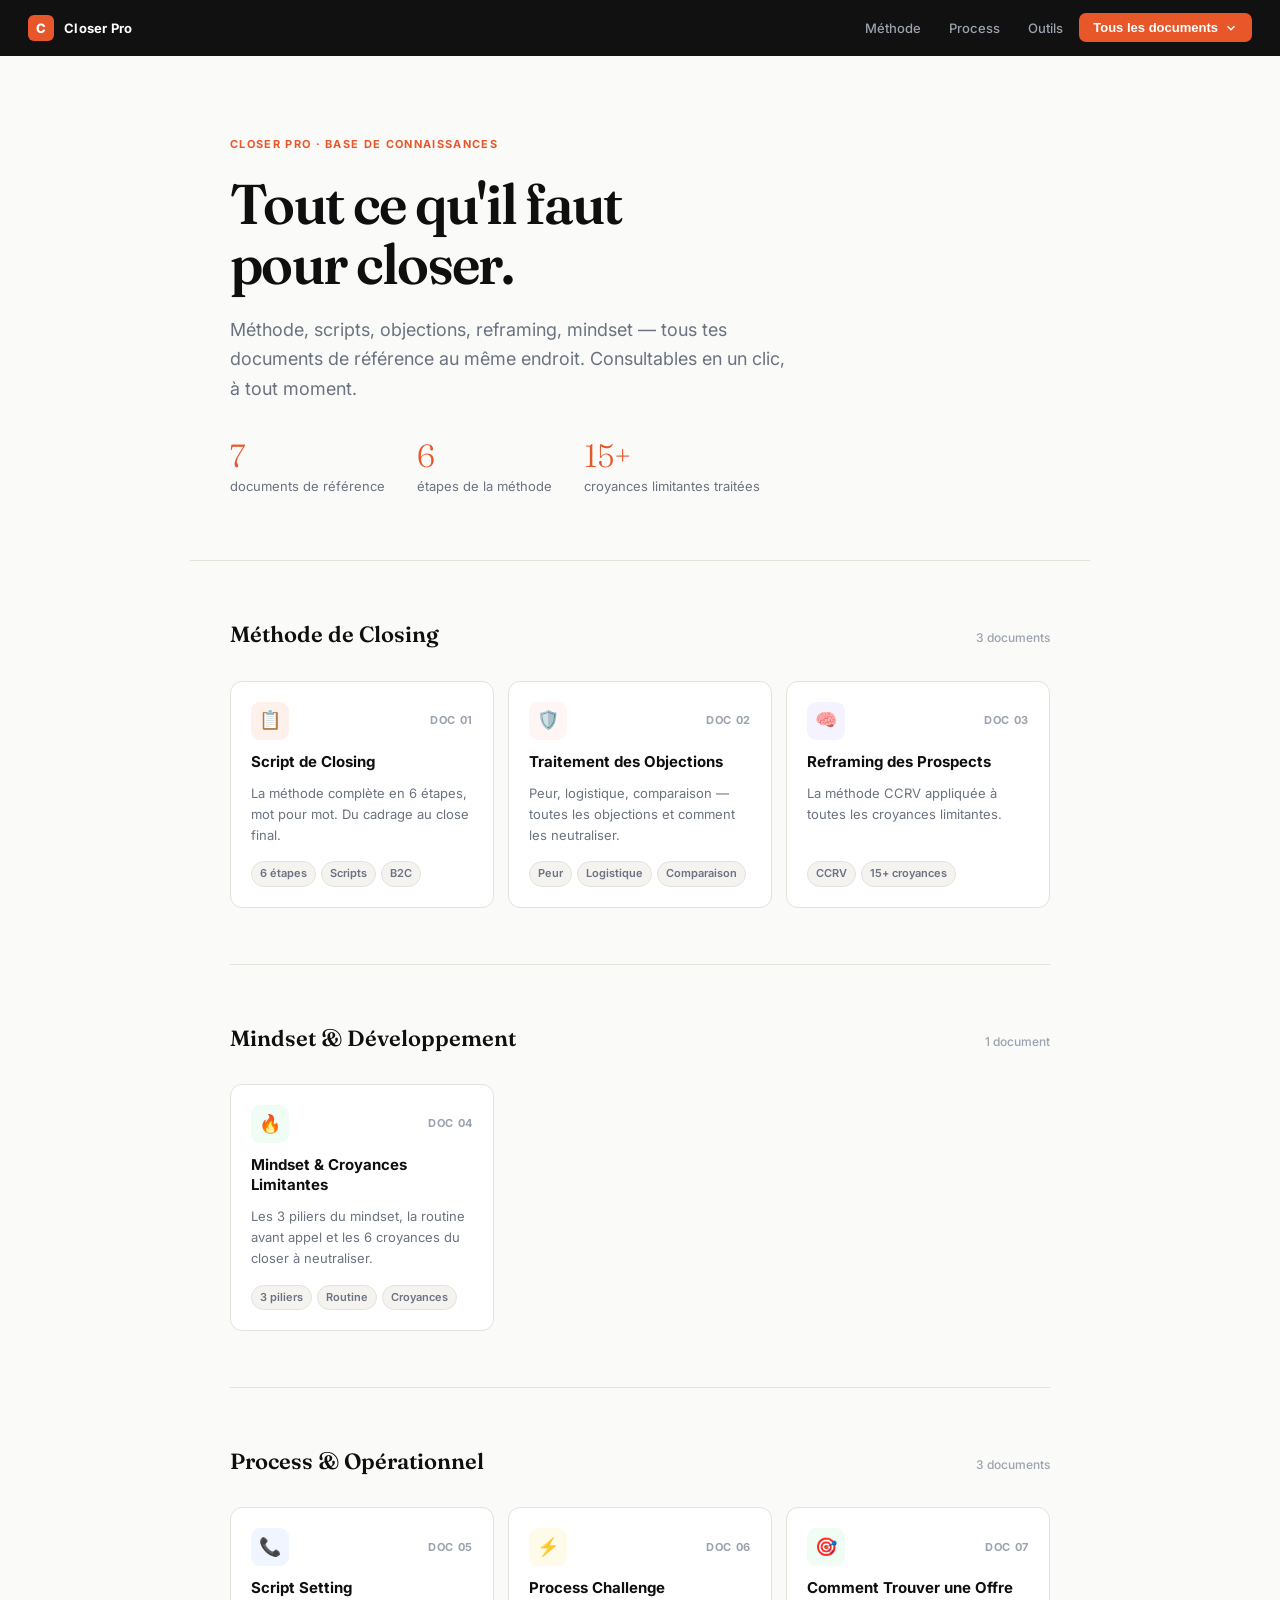
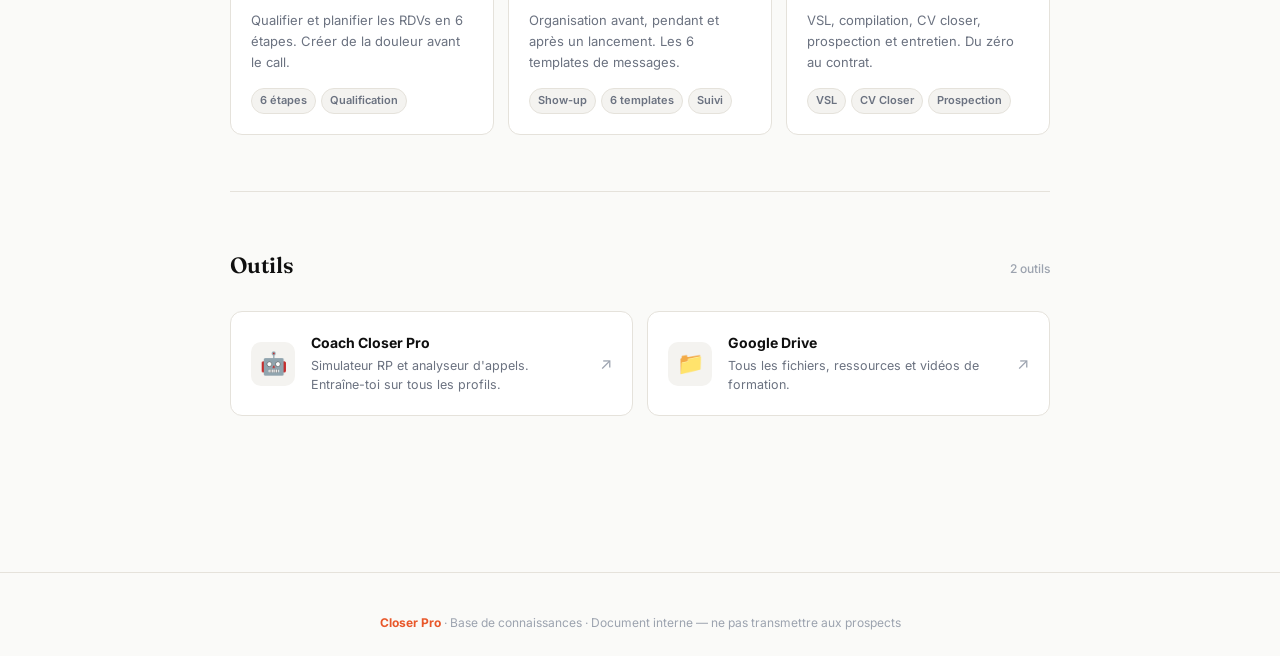
<file: docs/index.html>
<!DOCTYPE html>
<html lang="fr">
<head>
<meta charset="UTF-8">
<meta name="viewport" content="width=device-width, initial-scale=1.0">
<title>Closer Pro · Ressources</title>
<link rel="preconnect" href="https://fonts.googleapis.com">
<link href="https://fonts.googleapis.com/css2?family=Inter:wght@300;400;500;600;700;800&family=Fraunces:ital,opsz,wght@0,9..144,300;0,9..144,600;1,9..144,300;1,9..144,400&display=swap" rel="stylesheet">
<style>
  *, *::before, *::after { box-sizing: border-box; margin: 0; padding: 0; }
  :root {
    --orange: #E8572A; --orange-light: #FEF0EA; --orange-mid: #FDDDD0;
    --dark: #0F0F0F; --dark-mid: #1E1E1E; --gray: #6B7280; --gray-light: #9CA3AF;
    --bg: #FAFAF8; --bg-section: #F4F3F0; --border: #E5E2DB;
    --green: #15803D; --green-light: #F0FDF4;
    --purple: #6D28D9; --purple-light: #F5F3FF;
    --blue: #1D4ED8; --blue-light: #EFF6FF;
    --amber: #B45309; --amber-light: #FFFBEB;
  }
  html { font-size: 16px; scroll-behavior: smooth; }
  body { font-family: 'Inter', sans-serif; background: var(--bg); color: var(--dark); line-height: 1.6; -webkit-font-smoothing: antialiased; }

  
  /* ── DROPDOWN ── */
  .dropdown { position: relative; }
  .dropdown-btn {
    font-size: 13px;
    font-weight: 600;
    color: #fff;
    background: var(--orange);
    border: none;
    padding: 7px 14px;
    border-radius: 7px;
    cursor: pointer;
    display: flex;
    align-items: center;
    gap: 6px;
    transition: opacity .15s;
  }
  .dropdown-btn:hover { opacity: .88; }
  .dropdown-btn svg { width: 14px; height: 14px; transition: transform .2s; }
  .dropdown.open .dropdown-btn svg { transform: rotate(180deg); }
  .dropdown-menu {
    position: absolute;
    top: calc(100% + 8px);
    right: 0;
    background: #fff;
    border: 1px solid var(--border);
    border-radius: 12px;
    box-shadow: 0 8px 32px rgba(0,0,0,.12);
    min-width: 280px;
    padding: 8px;
    display: none;
    z-index: 200;
  }
  .dropdown.open .dropdown-menu { display: block; }
  .dropdown-section-label {
    font-size: 10px;
    font-weight: 700;
    letter-spacing: .08em;
    text-transform: uppercase;
    color: var(--gray-light);
    padding: 8px 10px 4px;
  }
  .dropdown-item {
    display: flex;
    align-items: center;
    gap: 10px;
    padding: 9px 10px;
    border-radius: 7px;
    text-decoration: none;
    color: var(--dark);
    font-size: 13.5px;
    font-weight: 500;
    transition: background .12s;
  }
  .dropdown-item:hover { background: var(--bg-section); }
  .dropdown-item-icon {
    width: 28px;
    height: 28px;
    border-radius: 6px;
    display: flex;
    align-items: center;
    justify-content: center;
    font-size: 13px;
    flex-shrink: 0;
  }
  .dropdown-divider { height: 1px; background: var(--border); margin: 6px 0; }

  /* ── HERO ── */
  .hero {
    max-width: 900px;
    margin: 0 auto;
    padding: 80px 40px 64px;
    border-bottom: 1px solid var(--border);
  }
  .hero-eyebrow {
    font-size: 11px;
    font-weight: 700;
    letter-spacing: .12em;
    text-transform: uppercase;
    color: var(--orange);
    margin-bottom: 20px;
  }
  .hero h1 {
    font-family: 'Fraunces', serif;
    font-size: 56px;
    font-weight: 600;
    line-height: 1.08;
    letter-spacing: -.03em;
    color: var(--dark);
    margin-bottom: 20px;
  }
  .hero-sub {
    font-size: 18px;
    color: var(--gray);
    max-width: 560px;
    line-height: 1.65;
    margin-bottom: 36px;
  }
  .hero-stats {
    display: flex;
    gap: 32px;
    flex-wrap: wrap;
  }
  .hero-stat { }
  .hero-stat-num {
    font-family: 'Fraunces', serif;
    font-size: 32px;
    font-weight: 300;
    color: var(--orange);
    line-height: 1;
    margin-bottom: 4px;
  }
  .hero-stat-label {
    font-size: 13px;
    color: var(--gray);
  }

  /* ── GRID ── */
  .page-wrap { max-width: 900px; margin: 0 auto; padding: 0 40px 100px; }

  .section { padding: 56px 0; border-bottom: 1px solid var(--border); }
  .section:last-of-type { border-bottom: none; }
  .section-header { display: flex; align-items: baseline; justify-content: space-between; margin-bottom: 28px; }
  .section-title {
    font-family: 'Fraunces', serif;
    font-size: 22px;
    font-weight: 600;
    color: var(--dark);
  }
  .section-count {
    font-size: 12px;
    color: var(--gray-light);
    font-weight: 500;
  }

  .docs-grid {
    display: grid;
    grid-template-columns: repeat(auto-fill, minmax(260px, 1fr));
    gap: 14px;
  }

  .doc-card {
    border: 1px solid var(--border);
    border-radius: 12px;
    padding: 20px;
    background: #fff;
    text-decoration: none;
    display: flex;
    flex-direction: column;
    gap: 12px;
    transition: all .15s;
    position: relative;
    overflow: hidden;
  }
  .doc-card::before {
    content: '';
    position: absolute;
    top: 0;
    left: 0;
    right: 0;
    height: 3px;
    background: var(--card-color, var(--orange));
    opacity: 0;
    transition: opacity .15s;
  }
  .doc-card:hover {
    border-color: var(--card-color, var(--orange));
    box-shadow: 0 4px 20px rgba(0,0,0,.06);
    transform: translateY(-1px);
  }
  .doc-card:hover::before { opacity: 1; }

  .doc-card-top { display: flex; align-items: center; justify-content: space-between; }
  .doc-icon {
    width: 38px;
    height: 38px;
    border-radius: 9px;
    display: flex;
    align-items: center;
    justify-content: center;
    font-size: 18px;
    background: var(--card-bg, var(--orange-light));
  }
  .doc-num {
    font-size: 11px;
    font-weight: 700;
    color: var(--gray-light);
    letter-spacing: .06em;
  }
  .doc-title {
    font-size: 15px;
    font-weight: 700;
    color: var(--dark);
    line-height: 1.3;
  }
  .doc-desc {
    font-size: 13px;
    color: var(--gray);
    line-height: 1.6;
  }
  .doc-tags {
    display: flex;
    flex-wrap: wrap;
    gap: 5px;
    margin-top: auto;
    padding-top: 4px;
  }
  .doc-tag {
    font-size: 11px;
    font-weight: 600;
    padding: 3px 8px;
    border-radius: 100px;
    background: var(--bg-section);
    color: var(--gray);
    border: 1px solid var(--border);
  }

  /* ── TOOLS SECTION ── */
  .tools-grid {
    display: grid;
    grid-template-columns: 1fr 1fr;
    gap: 14px;
  }
  .tool-card {
    border: 1px solid var(--border);
    border-radius: 12px;
    padding: 20px;
    background: #fff;
    display: flex;
    align-items: center;
    gap: 16px;
    text-decoration: none;
    transition: all .15s;
  }
  .tool-card:hover {
    border-color: var(--orange);
    box-shadow: 0 4px 20px rgba(0,0,0,.06);
  }
  .tool-icon {
    width: 44px;
    height: 44px;
    border-radius: 10px;
    display: flex;
    align-items: center;
    justify-content: center;
    font-size: 22px;
    flex-shrink: 0;
    background: var(--bg-section);
  }
  .tool-content { flex: 1; min-width: 0; }
  .tool-name { font-size: 14px; font-weight: 700; color: var(--dark); margin-bottom: 3px; }
  .tool-desc { font-size: 12.5px; color: var(--gray); line-height: 1.5; }
  .tool-arrow { color: var(--gray-light); font-size: 16px; flex-shrink: 0; }

  /* ── FOOTER ── */
  .page-footer {
    text-align: center;
    padding: 40px 0 24px;
    border-top: 1px solid var(--border);
    font-size: 12px;
    color: var(--gray-light);
  }
  .page-footer strong { color: var(--orange); }

  /* ── HEADER ── */
  .site-header {
    background: #111111 !important;
    padding: 0 28px !important;
    height: 56px !important;
    display: flex !important;
    align-items: center !important;
    justify-content: space-between !important;
    position: sticky !important;
    top: 0 !important;
    z-index: 200 !important;
  }
  .dropdown { position: relative; }
  .dropdown-btn {
    font-size: 13px; font-weight: 600; color: #fff;
    background: #E8572A; border: none; padding: 7px 14px;
    border-radius: 7px; cursor: pointer; display: flex;
    align-items: center; gap: 6px;
  }
  .dropdown-btn:hover { opacity: .88; }
  .dropdown-menu {
    position: absolute; top: calc(100% + 8px); right: 0;
    background: #fff; border: 1px solid #E5E2DB;
    border-radius: 12px; box-shadow: 0 8px 32px rgba(0,0,0,.14);
    min-width: 260px; padding: 8px; display: none; z-index: 9999;
  }
  .dropdown.open .dropdown-menu { display: block !important; }
  .dropdown-section-label {
    font-size: 10px; font-weight: 700; letter-spacing: .08em;
    text-transform: uppercase; color: #9CA3AF; padding: 8px 10px 4px;
  }
  .dropdown-item {
    display: flex; align-items: center; gap: 10px;
    padding: 9px 10px; border-radius: 7px; text-decoration: none;
    color: #0F0F0F; font-size: 13.5px; font-weight: 500;
  }
  .dropdown-item:hover { background: #F4F3F0; }
  .dropdown-item-icon {
    width: 26px; height: 26px; border-radius: 6px;
    display: flex; align-items: center; justify-content: center;
    font-size: 13px; flex-shrink: 0;
  }
  .dropdown-divider { height: 1px; background: #E5E2DB; margin: 6px 0; }

</style>
</head>
<body>

<!-- HEADER -->
    <header class="site-header">
    <a href="index.html" style="display:flex;align-items:center;gap:10px;text-decoration:none;">
      <div style="width:26px;height:26px;background:#E8572A;border-radius:6px;display:flex;align-items:center;justify-content:center;font-size:13px;font-weight:800;color:#fff;flex-shrink:0;">C</div>
      <span style="font-size:13px;font-weight:700;color:#fff;letter-spacing:.02em;">Closer Pro</span>
    </a>
    <div style="display:flex;align-items:center;gap:4px;">
      <a href="#methode" style="font-size:13px;font-weight:500;color:#9CA3AF;text-decoration:none;padding:6px 12px;border-radius:6px;">Méthode</a>
      <a href="#process" style="font-size:13px;font-weight:500;color:#9CA3AF;text-decoration:none;padding:6px 12px;border-radius:6px;">Process</a>
      <a href="#outils" style="font-size:13px;font-weight:500;color:#9CA3AF;text-decoration:none;padding:6px 12px;border-radius:6px;">Outils</a>
      <div class="dropdown" id="dropdown">
        <button class="dropdown-btn" onclick="toggleDropdown()">
          Tous les documents
          <svg viewBox="0 0 24 24" fill="none" stroke="currentColor" stroke-width="2.5" style="width:14px;height:14px;transition:transform .2s"><path d="M6 9l6 6 6-6"/></svg>
        </button>
        <div class="dropdown-menu">
          <div class="dropdown-section-label">Méthode</div>
          <a class="dropdown-item" href="Script_Closing_Pro.html"><div class="dropdown-item-icon" style="background:#FEF0EA">📋</div>Script de Closing</a>
          <a class="dropdown-item" href="Traitement_Objections.html"><div class="dropdown-item-icon" style="background:#FFF5F5">🛡️</div>Traitement des Objections</a>
          <a class="dropdown-item" href="Reframing.html"><div class="dropdown-item-icon" style="background:#F5F3FF">🧠</div>Reframing des Prospects</a>
          <div class="dropdown-divider"></div>
          <div class="dropdown-section-label">Mindset</div>
          <a class="dropdown-item" href="Mindset.html"><div class="dropdown-item-icon" style="background:#F0FDF4">🔥</div>Mindset & Croyances</a>
          <div class="dropdown-divider"></div>
          <div class="dropdown-section-label">Process</div>
          <a class="dropdown-item" href="Script_Setting.html"><div class="dropdown-item-icon" style="background:#EFF6FF">📞</div>Script Setting</a>
          <a class="dropdown-item" href="Process_Challenge.html"><div class="dropdown-item-icon" style="background:#FFFBEB">⚡</div>Process Challenge</a>
          <a class="dropdown-item" href="Comment_Trouver_une_Offre.html"><div class="dropdown-item-icon" style="background:#F0FDF4">🎯</div>Comment Trouver une Offre</a>
        </div>
      </div>
    </div>
  </header>

<!-- HERO -->
<div class="hero">
  <div class="hero-eyebrow">Closer Pro · Base de connaissances</div>
  <h1>Tout ce qu'il faut<br>pour closer.</h1>
  <p class="hero-sub">Méthode, scripts, objections, reframing, mindset — tous tes documents de référence au même endroit. Consultables en un clic, à tout moment.</p>
  <div class="hero-stats">
    <div class="hero-stat">
      <div class="hero-stat-num">7</div>
      <div class="hero-stat-label">documents de référence</div>
    </div>
    <div class="hero-stat">
      <div class="hero-stat-num">6</div>
      <div class="hero-stat-label">étapes de la méthode</div>
    </div>
    <div class="hero-stat">
      <div class="hero-stat-num">15+</div>
      <div class="hero-stat-label">croyances limitantes traitées</div>
    </div>
  </div>
</div>

<div class="page-wrap">

  <!-- MÉTHODE -->
  <div class="section" id="methode">
    <div class="section-header">
      <div class="section-title">Méthode de Closing</div>
      <div class="section-count">3 documents</div>
    </div>
    <div class="docs-grid">

      <a class="doc-card" href="Script_Closing_Pro.html" style="--card-color:#E8572A;--card-bg:#FEF0EA">
        <div class="doc-card-top">
          <div class="doc-icon">📋</div>
          <div class="doc-num">DOC 01</div>
        </div>
        <div class="doc-title">Script de Closing</div>
        <div class="doc-desc">La méthode complète en 6 étapes, mot pour mot. Du cadrage au close final.</div>
        <div class="doc-tags">
          <span class="doc-tag">6 étapes</span>
          <span class="doc-tag">Scripts</span>
          <span class="doc-tag">B2C</span>
        </div>
      </a>

      <a class="doc-card" href="Traitement_Objections.html" style="--card-color:#B91C1C;--card-bg:#FFF5F5">
        <div class="doc-card-top">
          <div class="doc-icon">🛡️</div>
          <div class="doc-num">DOC 02</div>
        </div>
        <div class="doc-title">Traitement des Objections</div>
        <div class="doc-desc">Peur, logistique, comparaison — toutes les objections et comment les neutraliser.</div>
        <div class="doc-tags">
          <span class="doc-tag">Peur</span>
          <span class="doc-tag">Logistique</span>
          <span class="doc-tag">Comparaison</span>
        </div>
      </a>

      <a class="doc-card" href="Reframing.html" style="--card-color:#6D28D9;--card-bg:#F5F3FF">
        <div class="doc-card-top">
          <div class="doc-icon">🧠</div>
          <div class="doc-num">DOC 03</div>
        </div>
        <div class="doc-title">Reframing des Prospects</div>
        <div class="doc-desc">La méthode CCRV appliquée à toutes les croyances limitantes.</div>
        <div class="doc-tags">
          <span class="doc-tag">CCRV</span>
          <span class="doc-tag">15+ croyances</span>
        </div>
      </a>

    </div>
  </div>

  <!-- MINDSET -->
  <div class="section">
    <div class="section-header">
      <div class="section-title">Mindset & Développement</div>
      <div class="section-count">1 document</div>
    </div>
    <div class="docs-grid">

      <a class="doc-card" href="Mindset.html" style="--card-color:#15803D;--card-bg:#F0FDF4">
        <div class="doc-card-top">
          <div class="doc-icon">🔥</div>
          <div class="doc-num">DOC 04</div>
        </div>
        <div class="doc-title">Mindset & Croyances Limitantes</div>
        <div class="doc-desc">Les 3 piliers du mindset, la routine avant appel et les 6 croyances du closer à neutraliser.</div>
        <div class="doc-tags">
          <span class="doc-tag">3 piliers</span>
          <span class="doc-tag">Routine</span>
          <span class="doc-tag">Croyances</span>
        </div>
      </a>

    </div>
  </div>

  <!-- PROCESS -->
  <div class="section" id="process">
    <div class="section-header">
      <div class="section-title">Process & Opérationnel</div>
      <div class="section-count">3 documents</div>
    </div>
    <div class="docs-grid">

      <a class="doc-card" href="Script_Setting.html" style="--card-color:#1D4ED8;--card-bg:#EFF6FF">
        <div class="doc-card-top">
          <div class="doc-icon">📞</div>
          <div class="doc-num">DOC 05</div>
        </div>
        <div class="doc-title">Script Setting</div>
        <div class="doc-desc">Qualifier et planifier les RDVs en 6 étapes. Créer de la douleur avant le call.</div>
        <div class="doc-tags">
          <span class="doc-tag">6 étapes</span>
          <span class="doc-tag">Qualification</span>
        </div>
      </a>

      <a class="doc-card" href="Process_Challenge.html" style="--card-color:#B45309;--card-bg:#FFFBEB">
        <div class="doc-card-top">
          <div class="doc-icon">⚡</div>
          <div class="doc-num">DOC 06</div>
        </div>
        <div class="doc-title">Process Challenge</div>
        <div class="doc-desc">Organisation avant, pendant et après un lancement. Les 6 templates de messages.</div>
        <div class="doc-tags">
          <span class="doc-tag">Show-up</span>
          <span class="doc-tag">6 templates</span>
          <span class="doc-tag">Suivi</span>
        </div>
      </a>

      <a class="doc-card" href="Comment_Trouver_une_Offre.html" style="--card-color:#15803D;--card-bg:#F0FDF4">
        <div class="doc-card-top">
          <div class="doc-icon">🎯</div>
          <div class="doc-num">DOC 07</div>
        </div>
        <div class="doc-title">Comment Trouver une Offre</div>
        <div class="doc-desc">VSL, compilation, CV closer, prospection et entretien. Du zéro au contrat.</div>
        <div class="doc-tags">
          <span class="doc-tag">VSL</span>
          <span class="doc-tag">CV Closer</span>
          <span class="doc-tag">Prospection</span>
        </div>
      </a>

    </div>
  </div>

  <!-- OUTILS -->
  <div class="section" id="outils">
    <div class="section-header">
      <div class="section-title">Outils</div>
      <div class="section-count">2 outils</div>
    </div>
    <div class="tools-grid">

      <a class="tool-card" href="https://chatgpt.com/g/g-6a52450311188191bcfda51d00830d15-coach-closer-pro" target="_blank">
        <div class="tool-icon">🤖</div>
        <div class="tool-content">
          <div class="tool-name">Coach Closer Pro</div>
          <div class="tool-desc">Simulateur RP et analyseur d'appels. Entraîne-toi sur tous les profils.</div>
        </div>
        <div class="tool-arrow">↗</div>
      </a>

      <a class="tool-card" href="https://drive.google.com/drive/folders/19wGbbGw-c5izPgw98jRYjywPk5nsT5S9?usp=drive_link" target="_blank">
        <div class="tool-icon">📁</div>
        <div class="tool-content">
          <div class="tool-name">Google Drive</div>
          <div class="tool-desc">Tous les fichiers, ressources et vidéos de formation.</div>
        </div>
        <div class="tool-arrow">↗</div>
      </a>

    </div>
  </div>

</div>

<footer class="page-footer">
  <strong>Closer Pro</strong> · Base de connaissances · Document interne — ne pas transmettre aux prospects
</footer>



<script>
  function toggleDropdown() {
    var d = document.getElementById('dropdown');
    if (d.classList.contains('open')) {
      d.classList.remove('open');
    } else {
      d.classList.add('open');
    }
  }
  document.addEventListener('click', function(e) {
    var dropdown = document.getElementById('dropdown');
    if (dropdown && !dropdown.contains(e.target)) {
      dropdown.classList.remove('open');
    }
  });
</script>
</body>
</html>
</file>
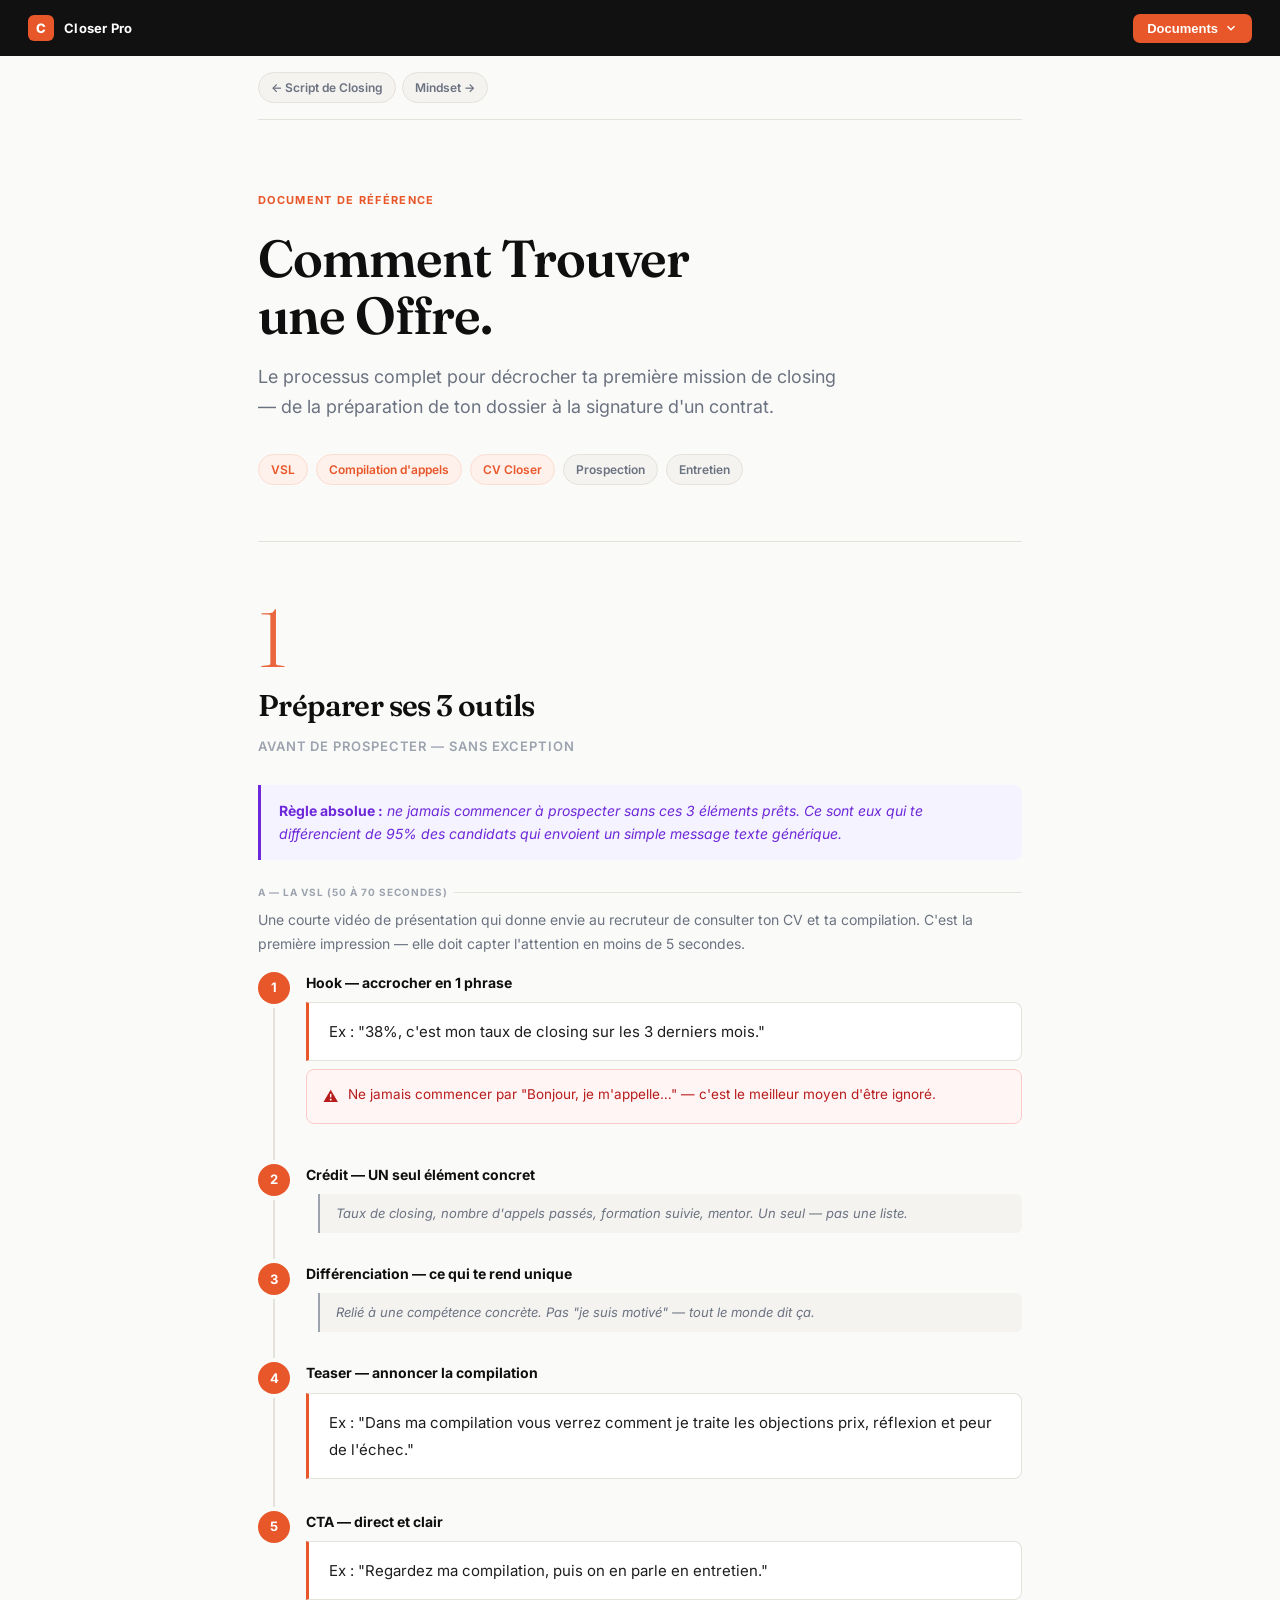
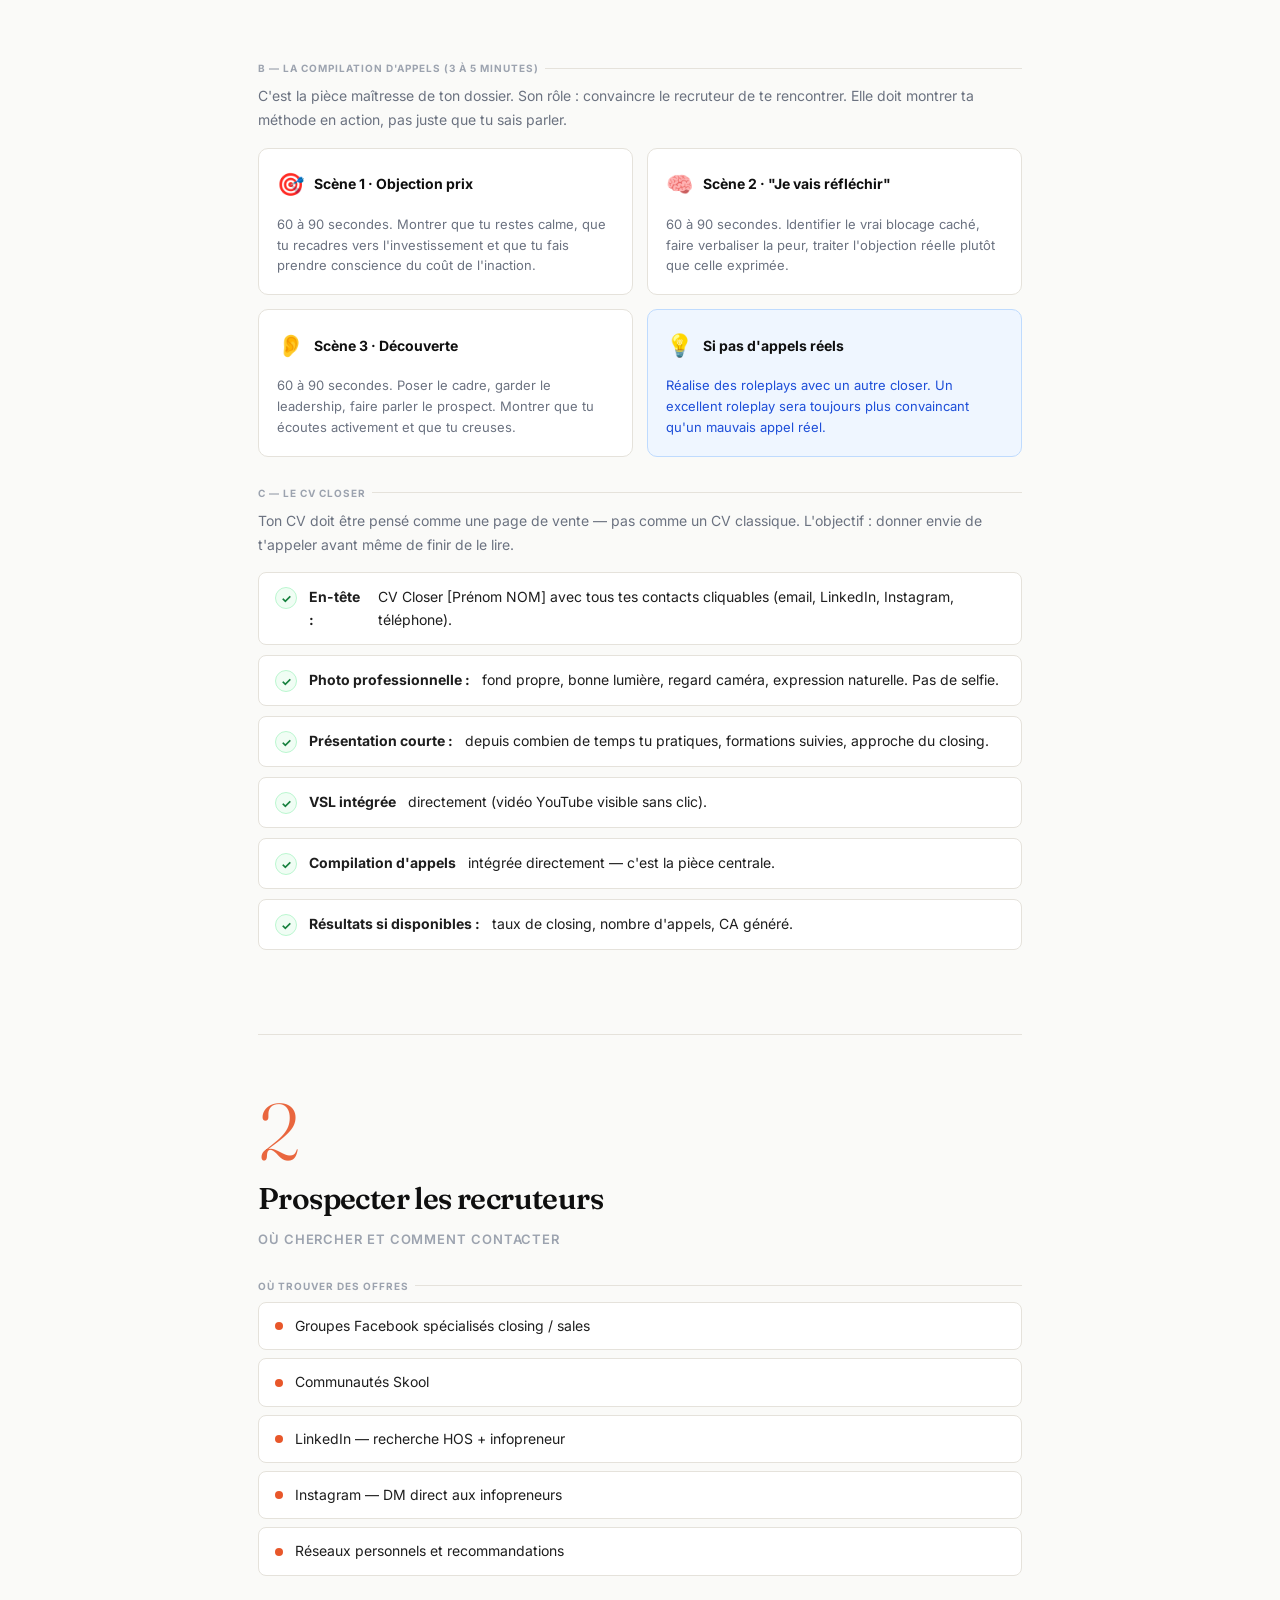
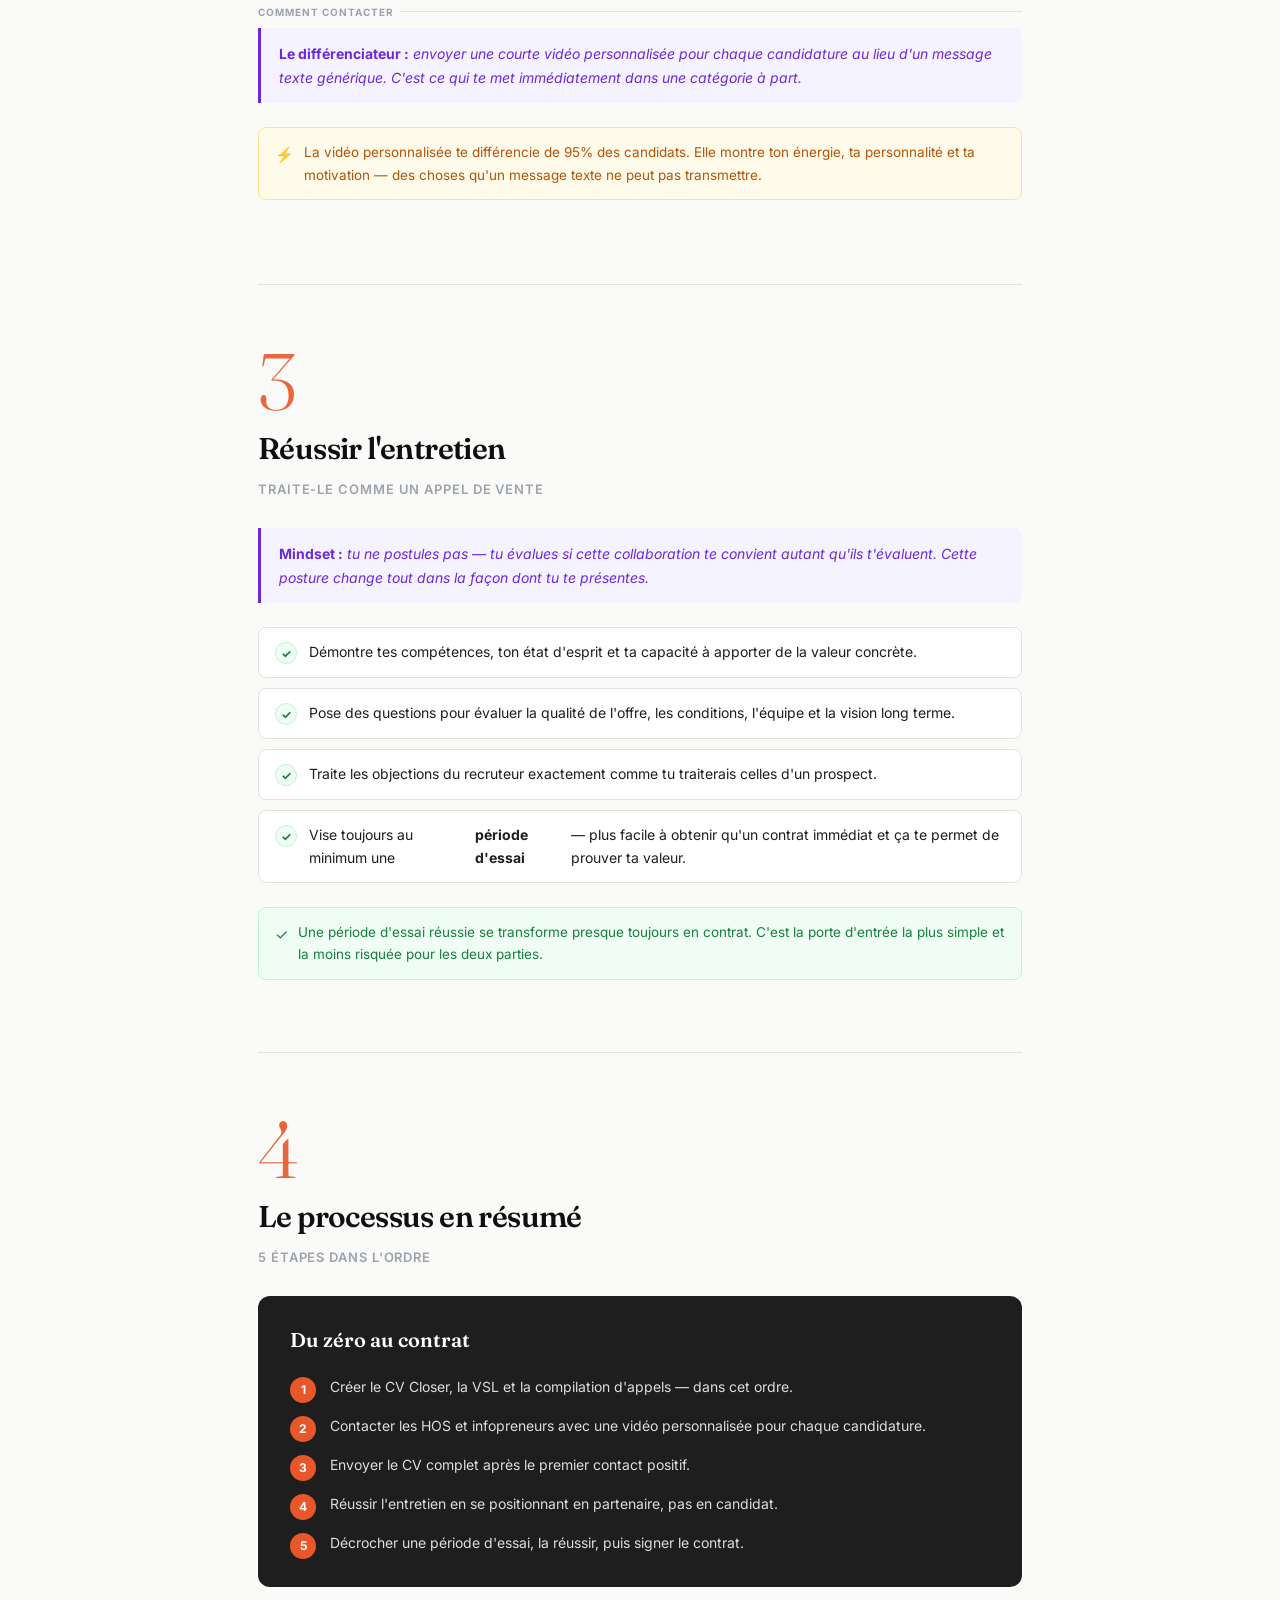
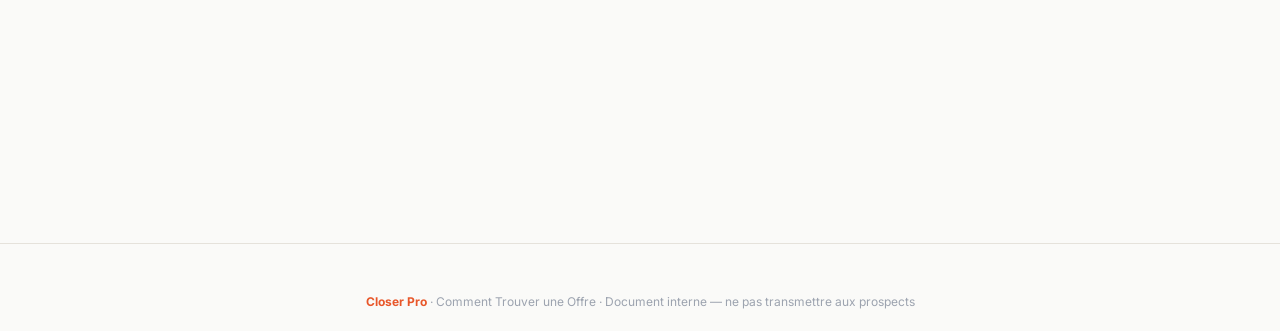
<file: docs/Comment_Trouver_une_Offre.html>
<!DOCTYPE html>
<html lang="fr">
<head>
<meta charset="UTF-8">
<meta name="viewport" content="width=device-width, initial-scale=1.0">
<title>Comment Trouver une Offre · Closer Pro</title>
<link rel="preconnect" href="https://fonts.googleapis.com">
<link href="https://fonts.googleapis.com/css2?family=Inter:wght@300;400;500;600;700;800&family=Fraunces:ital,opsz,wght@0,9..144,300;0,9..144,600;1,9..144,300;1,9..144,400&display=swap" rel="stylesheet">
<style>
  *, *::before, *::after { box-sizing: border-box; margin: 0; padding: 0; }
  :root {
    --orange: #E8572A; --orange-light: #FEF0EA; --orange-mid: #FDDDD0;
    --dark: #0F0F0F; --dark-mid: #1E1E1E; --gray: #6B7280; --gray-light: #9CA3AF;
    --bg: #FAFAF8; --bg-section: #F4F3F0; --border: #E5E2DB;
    --purple: #6D28D9; --purple-light: #F5F3FF;
    --green: #15803D; --green-light: #F0FDF4;
    --amber: #B45309; --amber-light: #FFFBEB;
    --red: #B91C1C; --red-light: #FFF5F5;
    --blue: #1D4ED8; --blue-light: #EFF6FF;
  }
  html { font-size: 16px; scroll-behavior: smooth; }
  body { font-family: 'Inter', sans-serif; background: var(--bg); color: var(--dark); line-height: 1.6; -webkit-font-smoothing: antialiased; }
  .page-wrap { max-width: 820px; margin: 0 auto; padding: 0 28px 120px; }

  .site-header { background: var(--dark); padding: 14px 28px; display: flex; align-items: center; justify-content: space-between; position: sticky; top: 0; z-index: 100; }
  .site-header .brand { font-size: 12px; font-weight: 700; color: #fff; letter-spacing: .1em; text-transform: uppercase; }
  .site-header .meta { font-size: 11px; color: #6B7280; }

  .doc-nav { display: flex; gap: 6px; padding: 16px 0; border-bottom: 1px solid var(--border); flex-wrap: wrap; }
  .doc-nav a { font-size: 12px; font-weight: 600; color: var(--gray); text-decoration: none; padding: 5px 12px; border-radius: 100px; border: 1px solid var(--border); background: var(--bg-section); transition: all .15s; }
  .doc-nav a:hover { color: var(--orange); border-color: var(--orange-mid); background: var(--orange-light); }

  .hero { padding: 72px 0 56px; border-bottom: 1px solid var(--border); }
  .hero-eyebrow { font-size: 11px; font-weight: 700; letter-spacing: .12em; text-transform: uppercase; color: var(--orange); margin-bottom: 20px; }
  .hero h1 { font-family: 'Fraunces', serif; font-size: 52px; font-weight: 600; line-height: 1.1; letter-spacing: -.02em; color: var(--dark); margin-bottom: 18px; }
  .hero-sub { font-size: 18px; color: var(--gray); max-width: 600px; line-height: 1.65; margin-bottom: 32px; }
  .hero-tags { display: flex; flex-wrap: wrap; gap: 8px; }
  .tag { font-size: 12px; font-weight: 600; padding: 5px 12px; border-radius: 100px; background: var(--bg-section); color: var(--gray); border: 1px solid var(--border); }
  .tag.accent { background: var(--orange-light); color: var(--orange); border-color: var(--orange-mid); }

  .section { padding: 56px 0; border-bottom: 1px solid var(--border); }
  .section:last-of-type { border-bottom: none; }
  .section-num { font-family: 'Fraunces', serif; font-size: 80px; font-weight: 300; color: var(--orange); line-height: 1; margin-bottom: 4px; opacity: .9; }
  .section-title { font-family: 'Fraunces', serif; font-size: 30px; font-weight: 600; letter-spacing: -.02em; color: var(--dark); margin-bottom: 6px; }
  .section-sub { font-size: 13px; font-weight: 600; letter-spacing: .07em; text-transform: uppercase; color: var(--gray-light); margin-bottom: 28px; }

  .why-box { background: var(--purple-light); border-left: 3px solid var(--purple); padding: 14px 18px; border-radius: 0 8px 8px 0; margin-bottom: 24px; font-size: 14px; color: var(--purple); font-style: italic; line-height: 1.7; }
  .why-box strong { font-style: normal; font-weight: 700; }

  .alert { padding: 13px 16px; border-radius: 8px; font-size: 13.5px; line-height: 1.65; margin-bottom: 16px; display: flex; gap: 10px; align-items: flex-start; }
  .alert-icon { font-size: 15px; flex-shrink: 0; margin-top: 2px; }
  .alert.amber { background: var(--amber-light); color: var(--amber); border: 1px solid #FDE68A; }
  .alert.green { background: var(--green-light); color: var(--green); border: 1px solid #BBF7D0; }
  .alert.blue { background: var(--blue-light); color: var(--blue); border: 1px solid #BFDBFE; }
  .alert.red { background: var(--red-light); color: var(--red); border: 1px solid #FECACA; }
  .alert strong { font-weight: 700; }

  .script-group { margin-bottom: 28px; }
  .script-label { font-size: 10px; font-weight: 700; letter-spacing: .1em; text-transform: uppercase; color: var(--gray-light); margin-bottom: 8px; display: flex; align-items: center; gap: 6px; }
  .script-label::after { content: ''; flex: 1; height: 1px; background: var(--border); }

  .script-block { background: #fff; border: 1px solid var(--border); border-left: 3px solid var(--orange); border-radius: 0 8px 8px 0; padding: 15px 20px; font-size: 15px; color: var(--dark-mid); line-height: 1.8; white-space: pre-line; margin-bottom: 8px; }

  .if-block { padding: 9px 14px 9px 16px; border-left: 2px solid var(--gray-light); margin: 6px 0 6px 12px; font-size: 13px; color: var(--gray); font-style: italic; background: var(--bg-section); border-radius: 0 6px 6px 0; line-height: 1.6; }
  .if-block strong { font-style: normal; color: var(--dark-mid); }

  /* OUTILS CARDS */
  .tools-grid { display: grid; grid-template-columns: 1fr 1fr; gap: 14px; margin-bottom: 24px; }
  .tool-card { border: 1px solid var(--border); border-radius: 10px; padding: 18px; background: #fff; }
  .tool-card-header { display: flex; align-items: center; gap: 10px; margin-bottom: 12px; }
  .tool-icon { font-size: 22px; }
  .tool-name { font-size: 14px; font-weight: 700; color: var(--dark); }
  .tool-desc { font-size: 13px; color: var(--gray); line-height: 1.6; }

  /* ETAPES */
  .steps-flow { display: flex; flex-direction: column; gap: 0; margin-bottom: 24px; }
  .step-flow-item { display: flex; gap: 16px; }
  .step-flow-left { display: flex; flex-direction: column; align-items: center; width: 32px; flex-shrink: 0; }
  .step-flow-dot { width: 32px; height: 32px; border-radius: 50%; background: var(--orange); color: #fff; font-size: 13px; font-weight: 700; display: flex; align-items: center; justify-content: center; flex-shrink: 0; }
  .step-flow-line { width: 2px; background: var(--border); flex: 1; min-height: 16px; margin: 4px 0; }
  .step-flow-content { flex: 1; padding-bottom: 24px; }
  .step-flow-title { font-size: 14px; font-weight: 700; color: var(--dark); margin-bottom: 8px; }

  /* CHECKLIST */
  .checklist { display: flex; flex-direction: column; gap: 10px; margin-bottom: 24px; }
  .check-item { display: flex; align-items: flex-start; gap: 12px; padding: 13px 16px; background: #fff; border: 1px solid var(--border); border-radius: 8px; font-size: 14px; color: var(--dark-mid); line-height: 1.6; }
  .check-icon { width: 22px; height: 22px; border-radius: 50%; background: var(--green-light); border: 1.5px solid #BBF7D0; display: flex; align-items: center; justify-content: center; flex-shrink: 0; margin-top: 1px; font-size: 12px; color: var(--green); font-weight: 700; }

  /* SOURCES */
  .sources-list { display: flex; flex-direction: column; gap: 8px; margin-bottom: 24px; }
  .source-item { display: flex; align-items: center; gap: 12px; padding: 12px 16px; background: #fff; border: 1px solid var(--border); border-radius: 8px; font-size: 14px; color: var(--dark-mid); }
  .source-dot { width: 8px; height: 8px; border-radius: 50%; background: var(--orange); flex-shrink: 0; }

  /* SUMMARY BOX */
  .summary-box { background: var(--dark-mid); border-radius: 12px; padding: 28px 32px; }
  .summary-box .summary-title { font-family: 'Fraunces', serif; font-size: 20px; font-weight: 600; color: #fff; margin-bottom: 20px; }
  .summary-steps { display: flex; flex-direction: column; gap: 12px; }
  .summary-step { display: flex; align-items: flex-start; gap: 14px; }
  .summary-step-num { width: 26px; height: 26px; border-radius: 50%; background: var(--orange); color: #fff; font-size: 12px; font-weight: 700; display: flex; align-items: center; justify-content: center; flex-shrink: 0; margin-top: 1px; }
  .summary-step-text { font-size: 14px; color: rgba(255,255,255,.85); line-height: 1.6; }

  .page-footer { text-align: center; padding: 48px 0 20px; border-top: 1px solid var(--border); margin-top: 80px; font-size: 12px; color: var(--gray-light); }
  .page-footer strong { color: var(--orange); }

  

  /* ── HEADER ── */
  .site-header {
    background: #111111 !important;
    padding: 0 28px !important;
    height: 56px !important;
    display: flex !important;
    align-items: center !important;
    justify-content: space-between !important;
    position: sticky !important;
    top: 0 !important;
    z-index: 200 !important;
  }
  .dropdown { position: relative; }
  .dropdown-btn {
    font-size: 13px; font-weight: 600; color: #fff;
    background: #E8572A; border: none; padding: 7px 14px;
    border-radius: 7px; cursor: pointer; display: flex;
    align-items: center; gap: 6px;
  }
  .dropdown-btn:hover { opacity: .88; }
  .dropdown-menu {
    position: absolute; top: calc(100% + 8px); right: 0;
    background: #fff; border: 1px solid #E5E2DB;
    border-radius: 12px; box-shadow: 0 8px 32px rgba(0,0,0,.14);
    min-width: 260px; padding: 8px; display: none; z-index: 9999;
  }
  .dropdown.open .dropdown-menu { display: block !important; }
  .dropdown-section-label {
    font-size: 10px; font-weight: 700; letter-spacing: .08em;
    text-transform: uppercase; color: #9CA3AF; padding: 8px 10px 4px;
  }
  .dropdown-item {
    display: flex; align-items: center; gap: 10px;
    padding: 9px 10px; border-radius: 7px; text-decoration: none;
    color: #0F0F0F; font-size: 13.5px; font-weight: 500;
  }
  .dropdown-item:hover { background: #F4F3F0; }
  .dropdown-item-icon {
    width: 26px; height: 26px; border-radius: 6px;
    display: flex; align-items: center; justify-content: center;
    font-size: 13px; flex-shrink: 0;
  }
  .dropdown-divider { height: 1px; background: #E5E2DB; margin: 6px 0; }

</style>
</head>
<body>

    <header class="site-header">
    <a href="index.html" style="display:flex;align-items:center;gap:10px;text-decoration:none;">
      <div style="width:26px;height:26px;background:#E8572A;border-radius:6px;display:flex;align-items:center;justify-content:center;font-size:13px;font-weight:800;color:#fff;flex-shrink:0;">C</div>
      <span style="font-size:13px;font-weight:700;color:#fff;letter-spacing:.02em;">Closer Pro</span>
    </a>
    <div class="dropdown" id="dropdown">
      <button class="dropdown-btn" onclick="toggleDropdown()">
        Documents
        <svg viewBox="0 0 24 24" fill="none" stroke="currentColor" stroke-width="2.5" style="width:14px;height:14px;transition:transform .2s"><path d="M6 9l6 6 6-6"/></svg>
      </button>
      <div class="dropdown-menu">
        <div class="dropdown-section-label">Méthode</div>
        <a class="dropdown-item" href="Script_Closing_Pro.html"><div class="dropdown-item-icon" style="background:#FEF0EA">📋</div>Script de Closing</a>
        <a class="dropdown-item" href="Traitement_Objections.html"><div class="dropdown-item-icon" style="background:#FFF5F5">🛡️</div>Traitement des Objections</a>
        <a class="dropdown-item" href="Reframing.html"><div class="dropdown-item-icon" style="background:#F5F3FF">🧠</div>Reframing des Prospects</a>
        <div class="dropdown-divider"></div>
        <div class="dropdown-section-label">Mindset</div>
        <a class="dropdown-item" href="Mindset.html"><div class="dropdown-item-icon" style="background:#F0FDF4">🔥</div>Mindset & Croyances</a>
        <div class="dropdown-divider"></div>
        <div class="dropdown-section-label">Process</div>
        <a class="dropdown-item" href="Script_Setting.html"><div class="dropdown-item-icon" style="background:#EFF6FF">📞</div>Script Setting</a>
        <a class="dropdown-item" href="Process_Challenge.html"><div class="dropdown-item-icon" style="background:#FFFBEB">⚡</div>Process Challenge</a>
        <a class="dropdown-item" href="Comment_Trouver_une_Offre.html"><div class="dropdown-item-icon" style="background:#F0FDF4">🎯</div>Comment Trouver une Offre</a>
        <div class="dropdown-divider"></div>
        <a class="dropdown-item" href="index.html"><div class="dropdown-item-icon" style="background:#F4F3F0">🏠</div>← Accueil</a>
      </div>
    </div>
  </header>

<div class="page-wrap">

  <div class="doc-nav">
    <a href="Script_Closing_Pro.html">← Script de Closing</a>
    <a href="Mindset.html">Mindset →</a>
  </div>

  <!-- HERO -->
  <div class="hero">
    <div class="hero-eyebrow">Document de référence</div>
    <h1>Comment Trouver<br>une Offre.</h1>
    <p class="hero-sub">Le processus complet pour décrocher ta première mission de closing — de la préparation de ton dossier à la signature d'un contrat.</p>
    <div class="hero-tags">
      <span class="tag accent">VSL</span>
      <span class="tag accent">Compilation d'appels</span>
      <span class="tag accent">CV Closer</span>
      <span class="tag">Prospection</span>
      <span class="tag">Entretien</span>
    </div>
  </div>

  <!-- SECTION 1 — LES 3 OUTILS -->
  <div class="section">
    <div class="section-num">1</div>
    <div class="section-title">Préparer ses 3 outils</div>
    <div class="section-sub">Avant de prospecter — sans exception</div>

    <div class="why-box">
      <strong>Règle absolue :</strong> ne jamais commencer à prospecter sans ces 3 éléments prêts. Ce sont eux qui te différencient de 95% des candidats qui envoient un simple message texte générique.
    </div>

    <!-- VSL -->
    <div class="script-group">
      <div class="script-label">A — La VSL (50 à 70 secondes)</div>
      <p style="font-size:14px;color:var(--gray);margin-bottom:16px;line-height:1.7">Une courte vidéo de présentation qui donne envie au recruteur de consulter ton CV et ta compilation. C'est la première impression — elle doit capter l'attention en moins de 5 secondes.</p>

      <div class="steps-flow">
        <div class="step-flow-item">
          <div class="step-flow-left"><div class="step-flow-dot">1</div><div class="step-flow-line"></div></div>
          <div class="step-flow-content">
            <div class="step-flow-title">Hook — accrocher en 1 phrase</div>
            <div class="script-block">Ex : "38%, c'est mon taux de closing sur les 3 derniers mois."</div>
            <div class="alert red"><span class="alert-icon">⚠️</span><div>Ne jamais commencer par "Bonjour, je m'appelle…" — c'est le meilleur moyen d'être ignoré.</div></div>
          </div>
        </div>
        <div class="step-flow-item">
          <div class="step-flow-left"><div class="step-flow-dot">2</div><div class="step-flow-line"></div></div>
          <div class="step-flow-content">
            <div class="step-flow-title">Crédit — UN seul élément concret</div>
            <div class="if-block">Taux de closing, nombre d'appels passés, formation suivie, mentor. Un seul — pas une liste.</div>
          </div>
        </div>
        <div class="step-flow-item">
          <div class="step-flow-left"><div class="step-flow-dot">3</div><div class="step-flow-line"></div></div>
          <div class="step-flow-content">
            <div class="step-flow-title">Différenciation — ce qui te rend unique</div>
            <div class="if-block">Relié à une compétence concrète. Pas "je suis motivé" — tout le monde dit ça.</div>
          </div>
        </div>
        <div class="step-flow-item">
          <div class="step-flow-left"><div class="step-flow-dot">4</div><div class="step-flow-line"></div></div>
          <div class="step-flow-content">
            <div class="step-flow-title">Teaser — annoncer la compilation</div>
            <div class="script-block">Ex : "Dans ma compilation vous verrez comment je traite les objections prix, réflexion et peur de l'échec."</div>
          </div>
        </div>
        <div class="step-flow-item">
          <div class="step-flow-left"><div class="step-flow-dot">5</div></div>
          <div class="step-flow-content">
            <div class="step-flow-title">CTA — direct et clair</div>
            <div class="script-block">Ex : "Regardez ma compilation, puis on en parle en entretien."</div>
          </div>
        </div>
      </div>
    </div>

    <!-- COMPILATION -->
    <div class="script-group">
      <div class="script-label">B — La Compilation d'appels (3 à 5 minutes)</div>
      <p style="font-size:14px;color:var(--gray);margin-bottom:16px;line-height:1.7">C'est la pièce maîtresse de ton dossier. Son rôle : convaincre le recruteur de te rencontrer. Elle doit montrer ta méthode en action, pas juste que tu sais parler.</p>

      <div class="tools-grid">
        <div class="tool-card">
          <div class="tool-card-header"><div class="tool-icon">🎯</div><div class="tool-name">Scène 1 · Objection prix</div></div>
          <div class="tool-desc">60 à 90 secondes. Montrer que tu restes calme, que tu recadres vers l'investissement et que tu fais prendre conscience du coût de l'inaction.</div>
        </div>
        <div class="tool-card">
          <div class="tool-card-header"><div class="tool-icon">🧠</div><div class="tool-name">Scène 2 · "Je vais réfléchir"</div></div>
          <div class="tool-desc">60 à 90 secondes. Identifier le vrai blocage caché, faire verbaliser la peur, traiter l'objection réelle plutôt que celle exprimée.</div>
        </div>
        <div class="tool-card">
          <div class="tool-card-header"><div class="tool-icon">👂</div><div class="tool-name">Scène 3 · Découverte</div></div>
          <div class="tool-desc">60 à 90 secondes. Poser le cadre, garder le leadership, faire parler le prospect. Montrer que tu écoutes activement et que tu creuses.</div>
        </div>
        <div class="tool-card" style="background:var(--blue-light);border-color:#BFDBFE">
          <div class="tool-card-header"><div class="tool-icon">💡</div><div class="tool-name">Si pas d'appels réels</div></div>
          <div class="tool-desc" style="color:var(--blue)">Réalise des roleplays avec un autre closer. Un excellent roleplay sera toujours plus convaincant qu'un mauvais appel réel.</div>
        </div>
      </div>
    </div>

    <!-- CV -->
    <div class="script-group">
      <div class="script-label">C — Le CV Closer</div>
      <p style="font-size:14px;color:var(--gray);margin-bottom:16px;line-height:1.7">Ton CV doit être pensé comme une page de vente — pas comme un CV classique. L'objectif : donner envie de t'appeler avant même de finir de le lire.</p>

      <div class="checklist">
        <div class="check-item"><div class="check-icon">✓</div><strong>En-tête :</strong> CV Closer [Prénom NOM] avec tous tes contacts cliquables (email, LinkedIn, Instagram, téléphone).</div>
        <div class="check-item"><div class="check-icon">✓</div><strong>Photo professionnelle :</strong> fond propre, bonne lumière, regard caméra, expression naturelle. Pas de selfie.</div>
        <div class="check-item"><div class="check-icon">✓</div><strong>Présentation courte :</strong> depuis combien de temps tu pratiques, formations suivies, approche du closing.</div>
        <div class="check-item"><div class="check-icon">✓</div><strong>VSL intégrée</strong> directement (vidéo YouTube visible sans clic).</div>
        <div class="check-item"><div class="check-icon">✓</div><strong>Compilation d'appels</strong> intégrée directement — c'est la pièce centrale.</div>
        <div class="check-item"><div class="check-icon">✓</div><strong>Résultats si disponibles :</strong> taux de closing, nombre d'appels, CA généré.</div>
      </div>
    </div>
  </div>

  <!-- SECTION 2 — PROSPECTER -->
  <div class="section">
    <div class="section-num">2</div>
    <div class="section-title">Prospecter les recruteurs</div>
    <div class="section-sub">Où chercher et comment contacter</div>

    <div class="script-group">
      <div class="script-label">Où trouver des offres</div>
      <div class="sources-list">
        <div class="source-item"><div class="source-dot"></div>Groupes Facebook spécialisés closing / sales</div>
        <div class="source-item"><div class="source-dot"></div>Communautés Skool</div>
        <div class="source-item"><div class="source-dot"></div>LinkedIn — recherche HOS + infopreneur</div>
        <div class="source-item"><div class="source-dot"></div>Instagram — DM direct aux infopreneurs</div>
        <div class="source-item"><div class="source-dot"></div>Réseaux personnels et recommandations</div>
      </div>
    </div>

    <div class="script-group">
      <div class="script-label">Comment contacter</div>
      <div class="why-box">
        <strong>Le différenciateur :</strong> envoyer une courte vidéo personnalisée pour chaque candidature au lieu d'un message texte générique. C'est ce qui te met immédiatement dans une catégorie à part.
      </div>
      <div class="alert amber">
        <span class="alert-icon">⚡</span>
        <div>La vidéo personnalisée te différencie de 95% des candidats. Elle montre ton énergie, ta personnalité et ta motivation — des choses qu'un message texte ne peut pas transmettre.</div>
      </div>
    </div>
  </div>

  <!-- SECTION 3 — L'ENTRETIEN -->
  <div class="section">
    <div class="section-num">3</div>
    <div class="section-title">Réussir l'entretien</div>
    <div class="section-sub">Traite-le comme un appel de vente</div>

    <div class="why-box">
      <strong>Mindset :</strong> tu ne postules pas — tu évalues si cette collaboration te convient autant qu'ils t'évaluent. Cette posture change tout dans la façon dont tu te présentes.
    </div>

    <div class="checklist">
      <div class="check-item"><div class="check-icon">✓</div>Démontre tes compétences, ton état d'esprit et ta capacité à apporter de la valeur concrète.</div>
      <div class="check-item"><div class="check-icon">✓</div>Pose des questions pour évaluer la qualité de l'offre, les conditions, l'équipe et la vision long terme.</div>
      <div class="check-item"><div class="check-icon">✓</div>Traite les objections du recruteur exactement comme tu traiterais celles d'un prospect.</div>
      <div class="check-item"><div class="check-icon">✓</div>Vise toujours au minimum une <strong>période d'essai</strong> — plus facile à obtenir qu'un contrat immédiat et ça te permet de prouver ta valeur.</div>
    </div>

    <div class="alert green">
      <span class="alert-icon">✓</span>
      <div>Une période d'essai réussie se transforme presque toujours en contrat. C'est la porte d'entrée la plus simple et la moins risquée pour les deux parties.</div>
    </div>
  </div>

  <!-- SECTION 4 — RÉSUMÉ -->
  <div class="section">
    <div class="section-num">4</div>
    <div class="section-title">Le processus en résumé</div>
    <div class="section-sub">5 étapes dans l'ordre</div>

    <div class="summary-box">
      <div class="summary-title">Du zéro au contrat</div>
      <div class="summary-steps">
        <div class="summary-step"><div class="summary-step-num">1</div><div class="summary-step-text">Créer le CV Closer, la VSL et la compilation d'appels — dans cet ordre.</div></div>
        <div class="summary-step"><div class="summary-step-num">2</div><div class="summary-step-text">Contacter les HOS et infopreneurs avec une vidéo personnalisée pour chaque candidature.</div></div>
        <div class="summary-step"><div class="summary-step-num">3</div><div class="summary-step-text">Envoyer le CV complet après le premier contact positif.</div></div>
        <div class="summary-step"><div class="summary-step-num">4</div><div class="summary-step-text">Réussir l'entretien en se positionnant en partenaire, pas en candidat.</div></div>
        <div class="summary-step"><div class="summary-step-num">5</div><div class="summary-step-text">Décrocher une période d'essai, la réussir, puis signer le contrat.</div></div>
      </div>
    </div>
  </div>

</div>

<footer class="page-footer">
  <strong>Closer Pro</strong> · Comment Trouver une Offre · Document interne — ne pas transmettre aux prospects
</footer>

<script>
  function toggleDropdown() {
    var d = document.getElementById('dropdown');
    if (d.classList.contains('open')) {
      d.classList.remove('open');
    } else {
      d.classList.add('open');
    }
  }
  document.addEventListener('click', function(e) {
    var dropdown = document.getElementById('dropdown');
    if (dropdown && !dropdown.contains(e.target)) {
      dropdown.classList.remove('open');
    }
  });
</script>
</body>
</html>
</file>
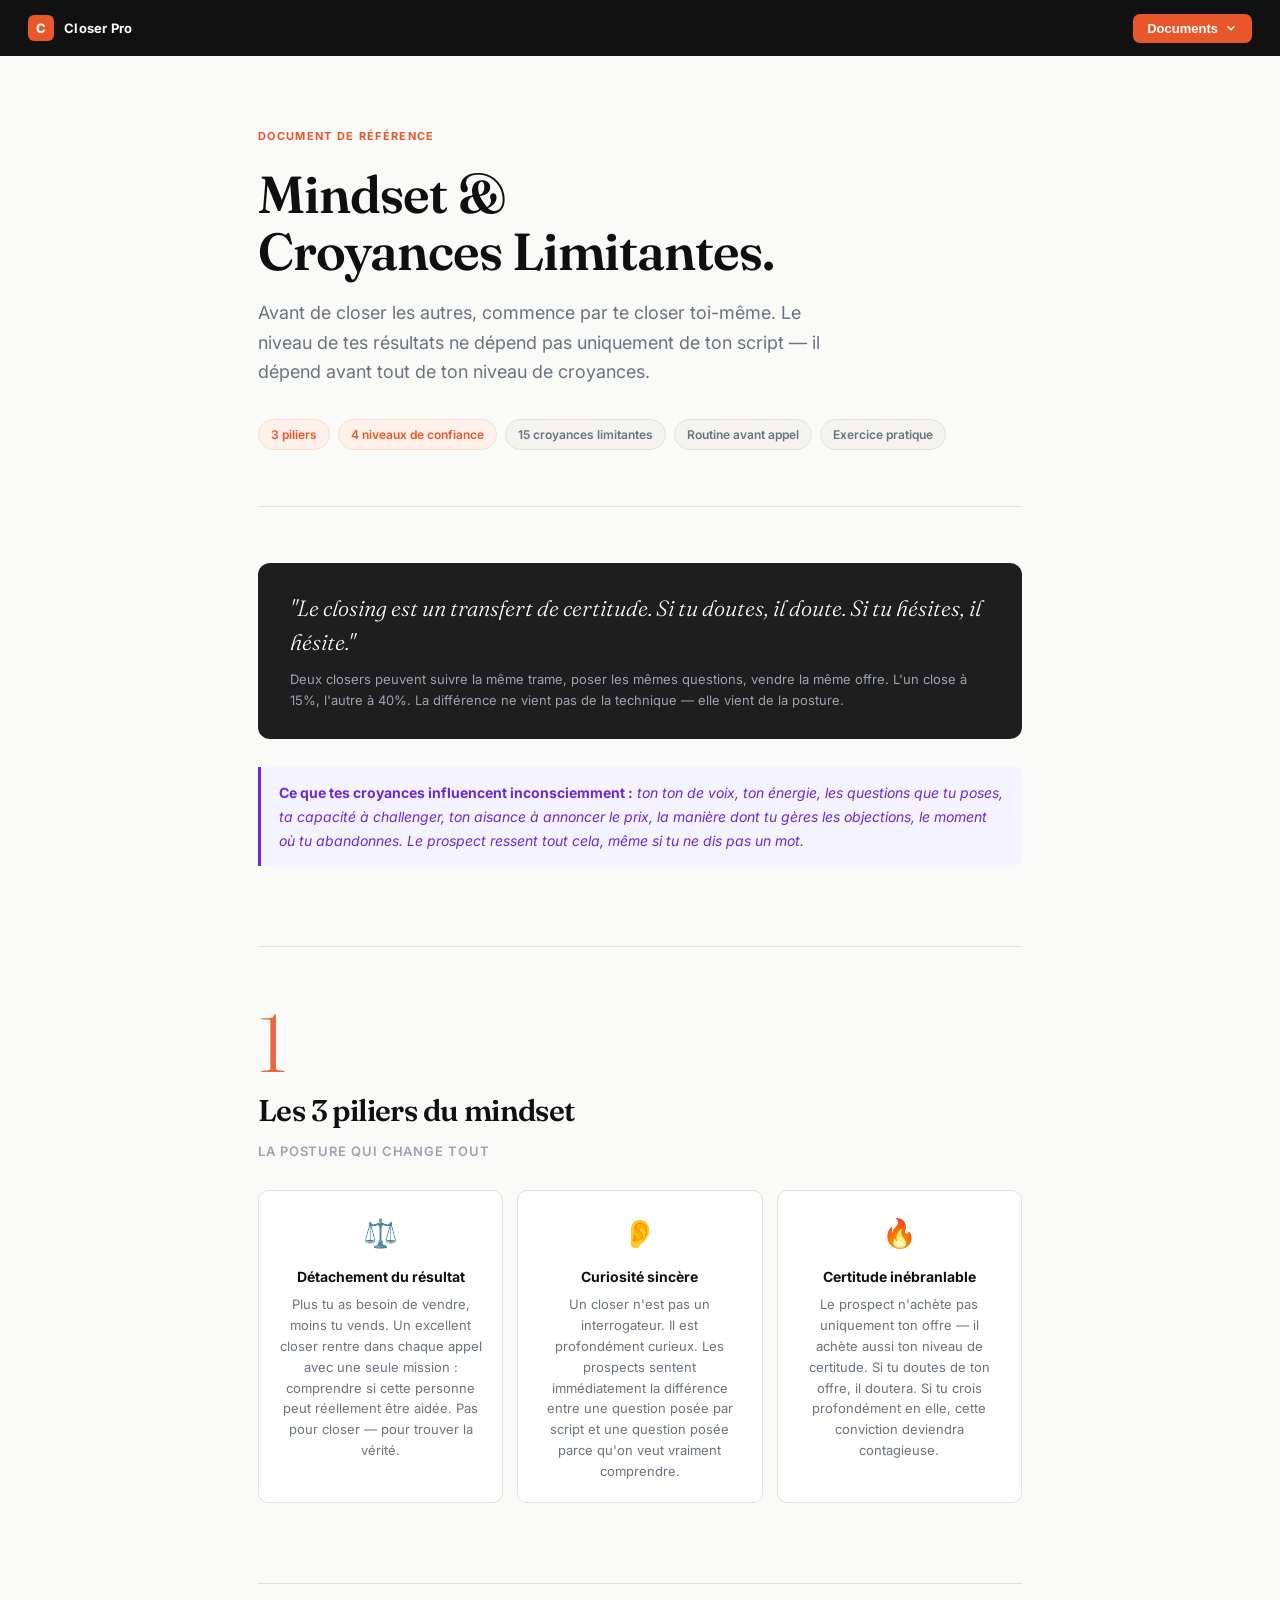
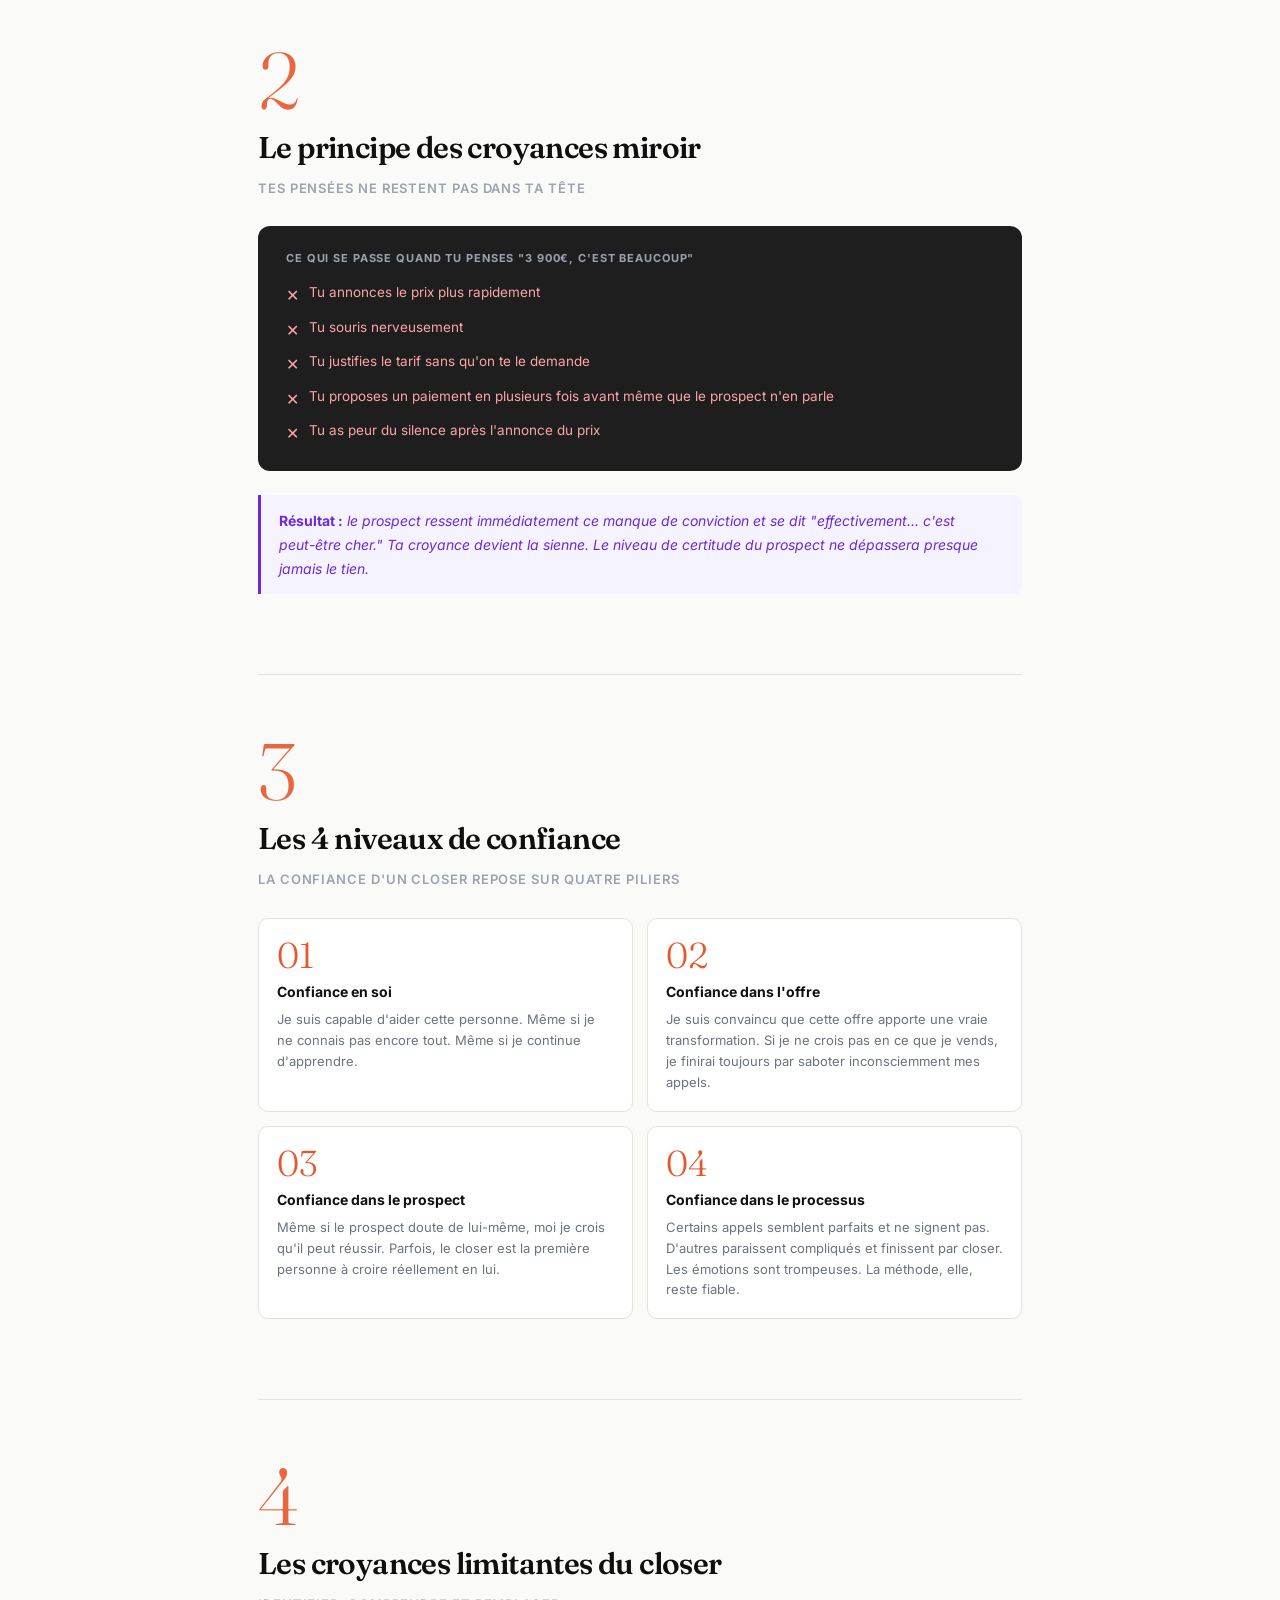
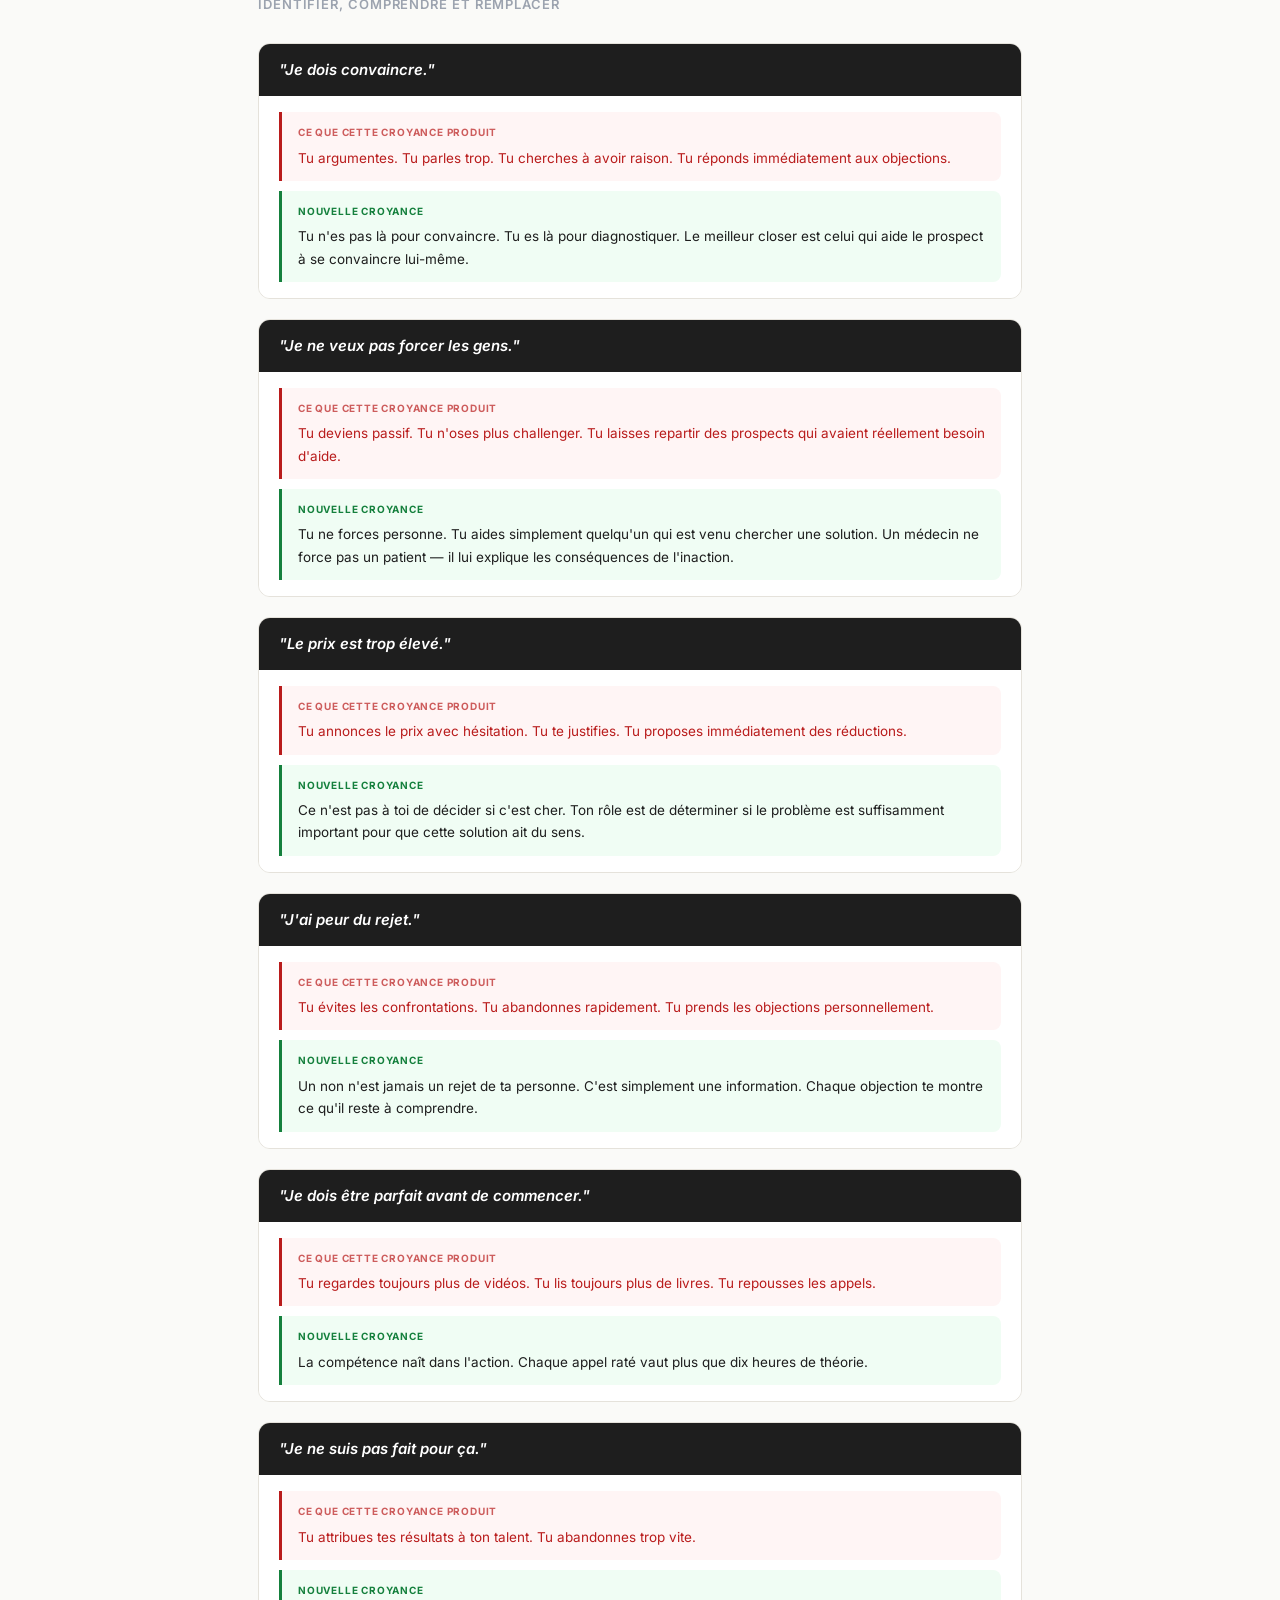
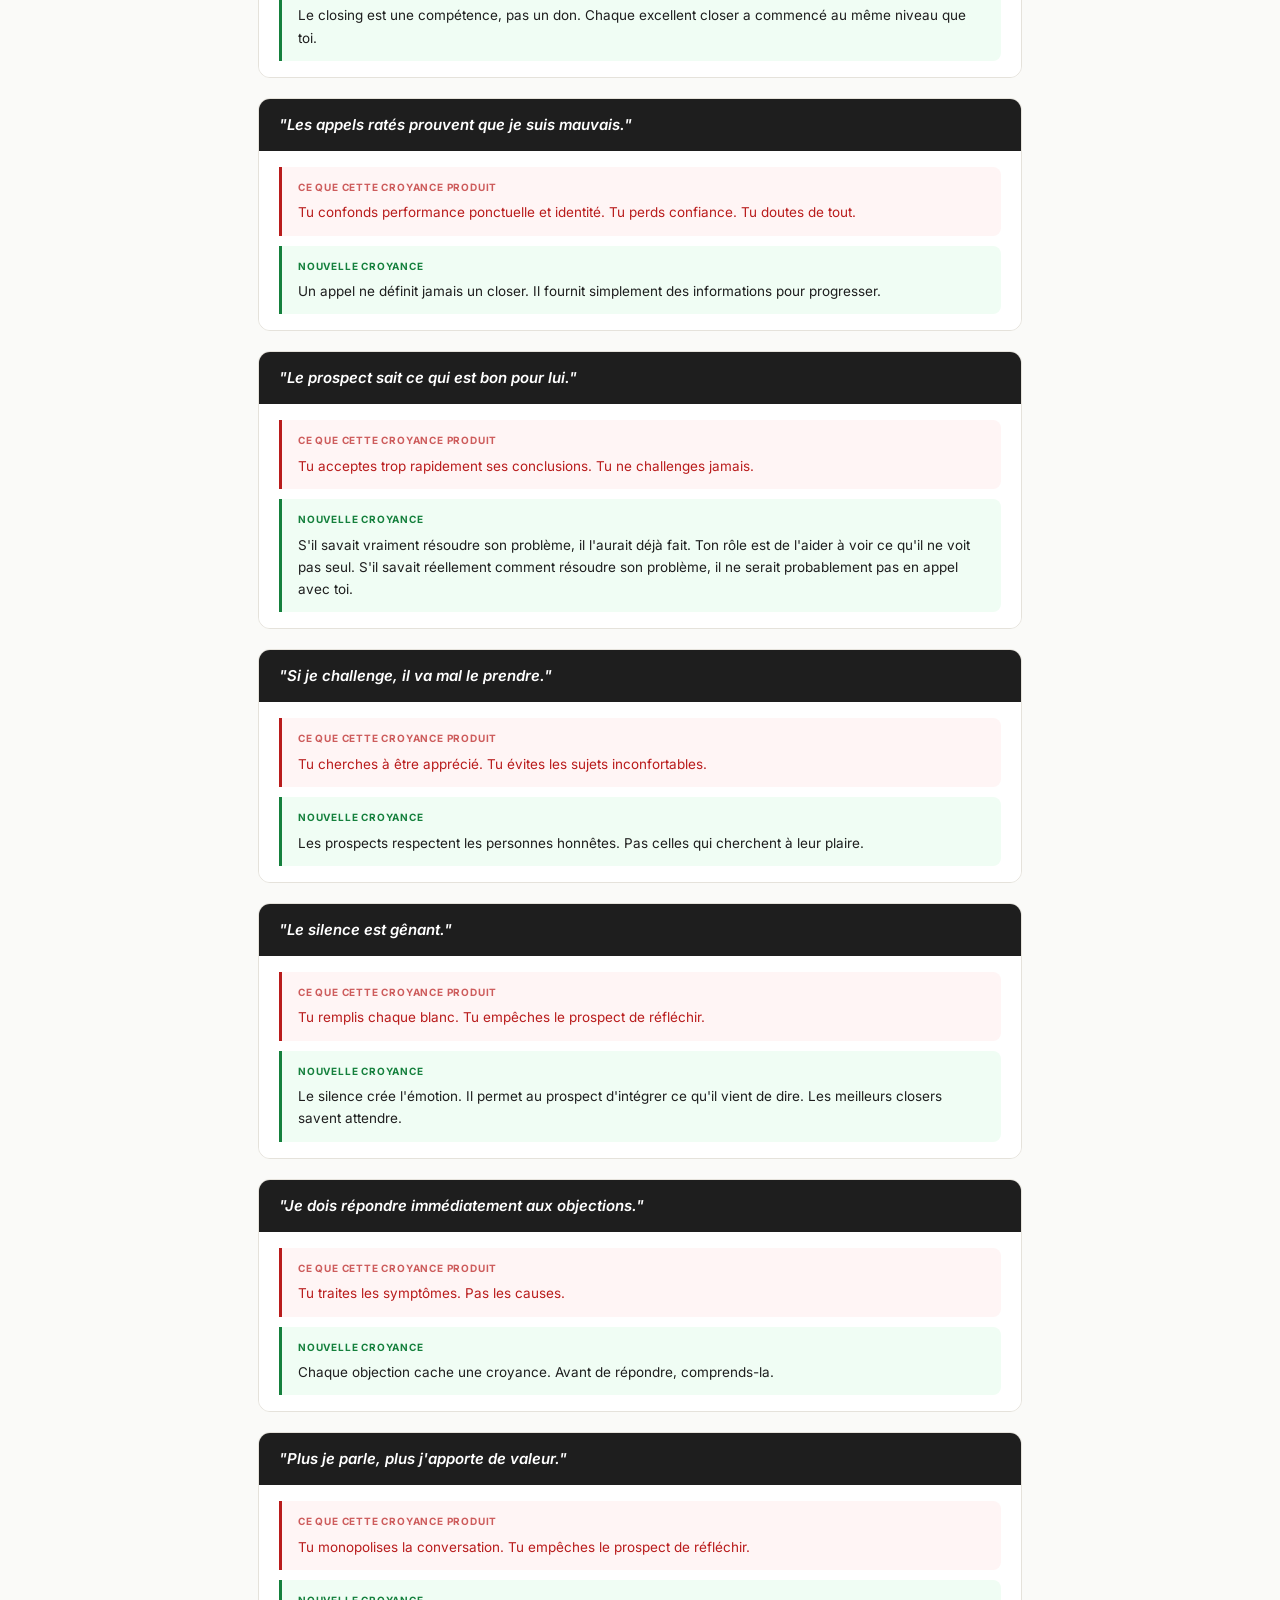
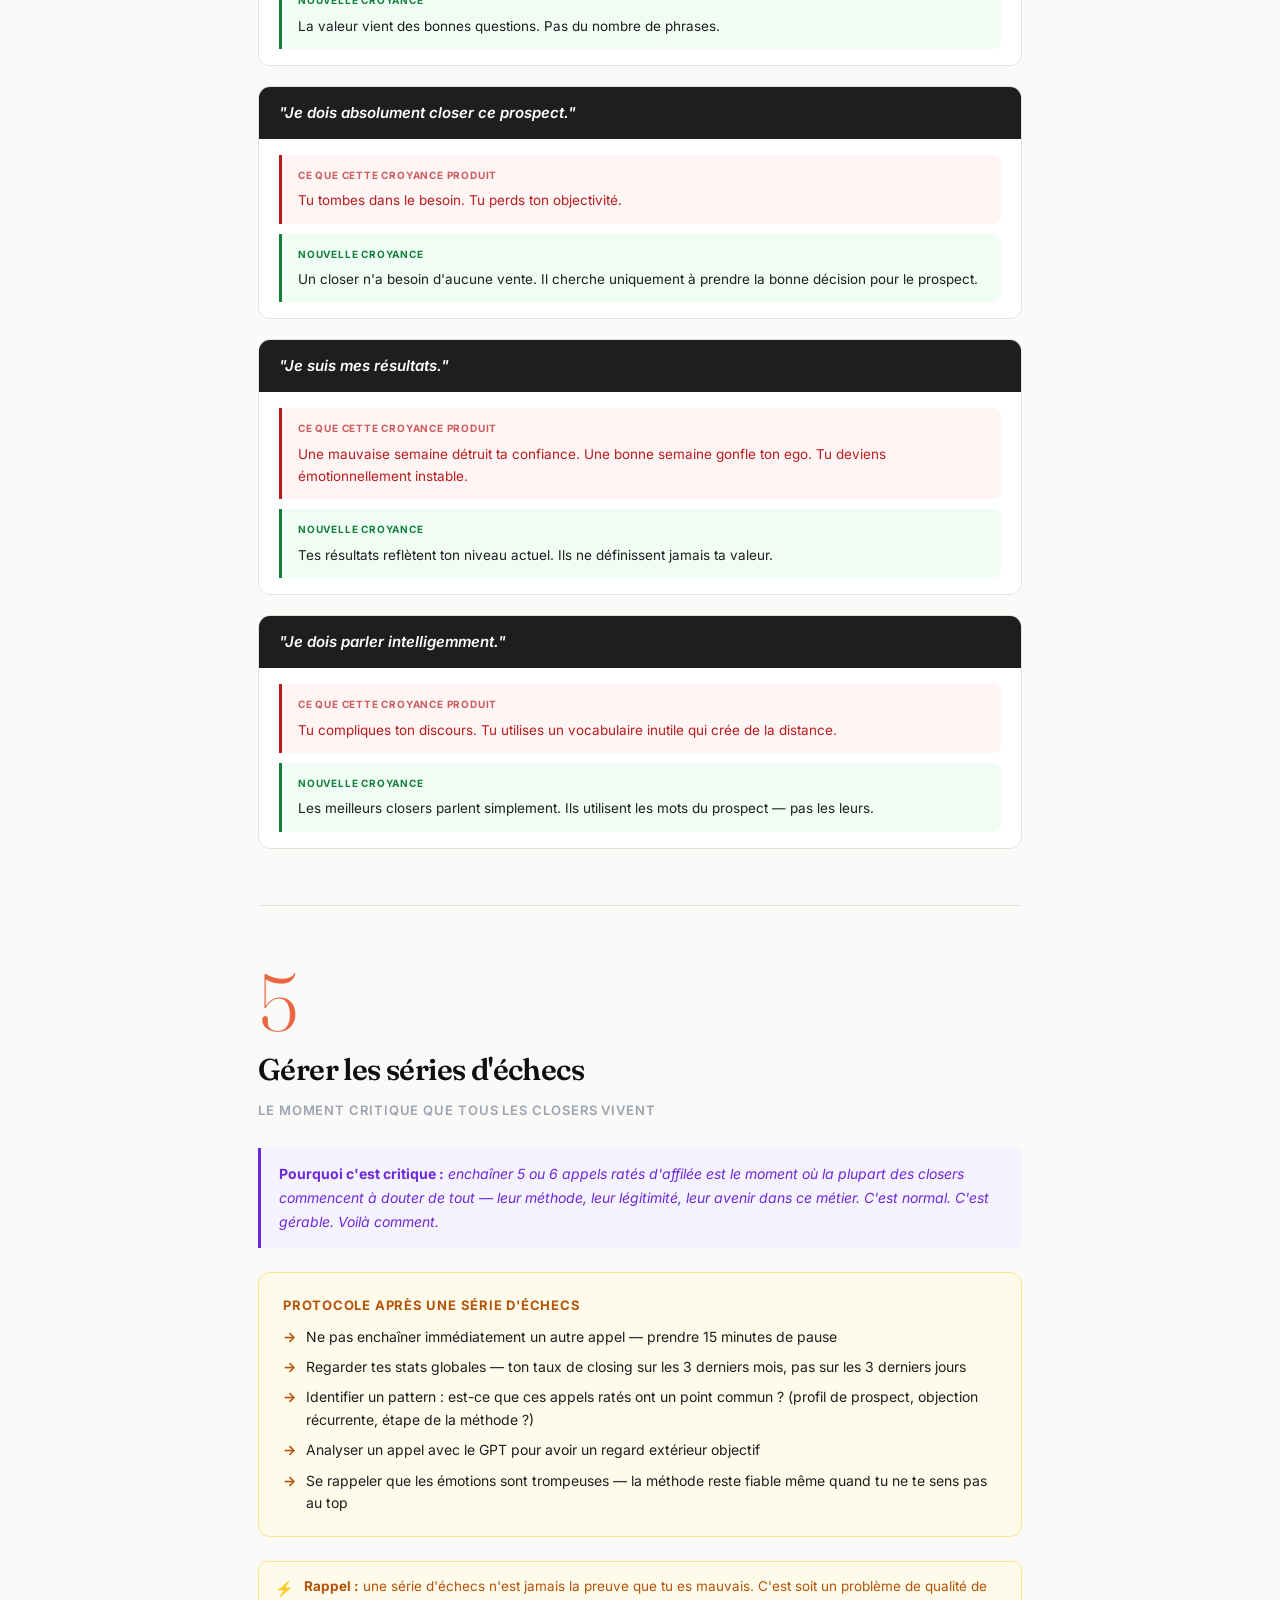
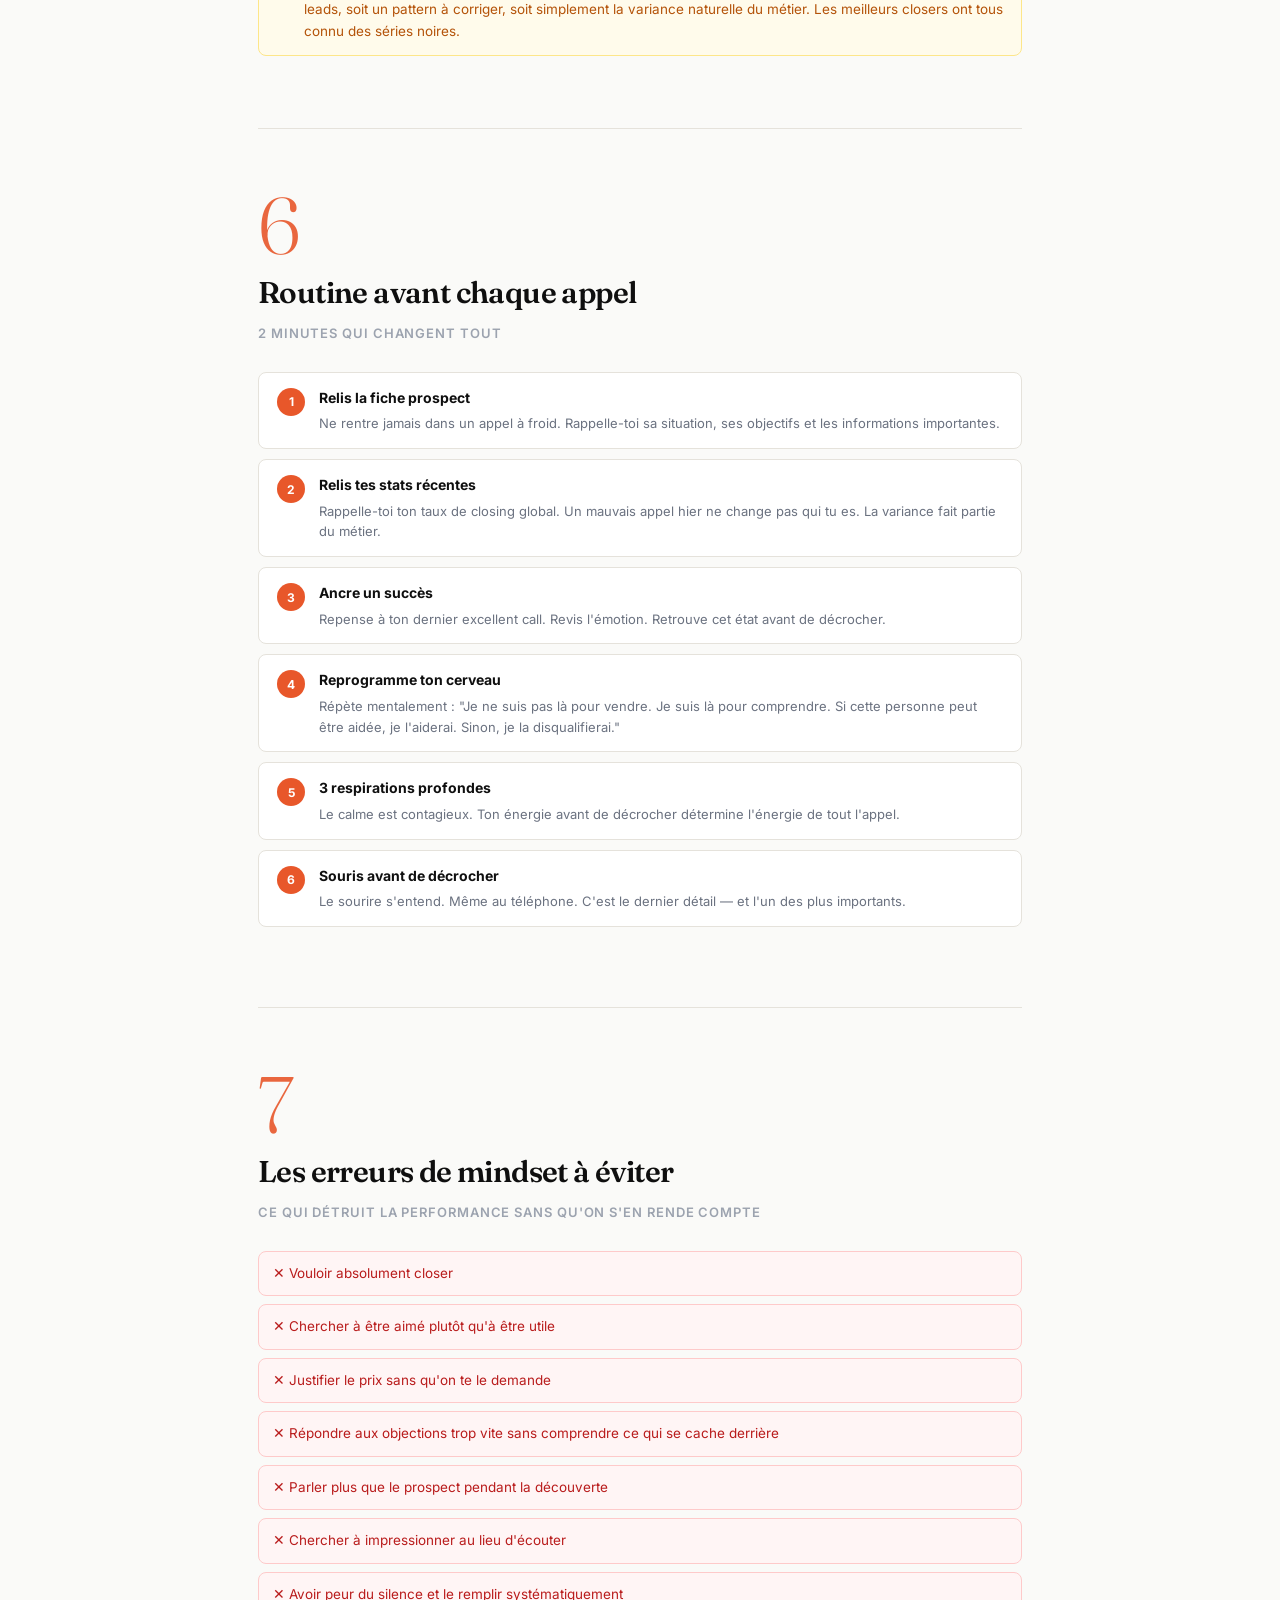
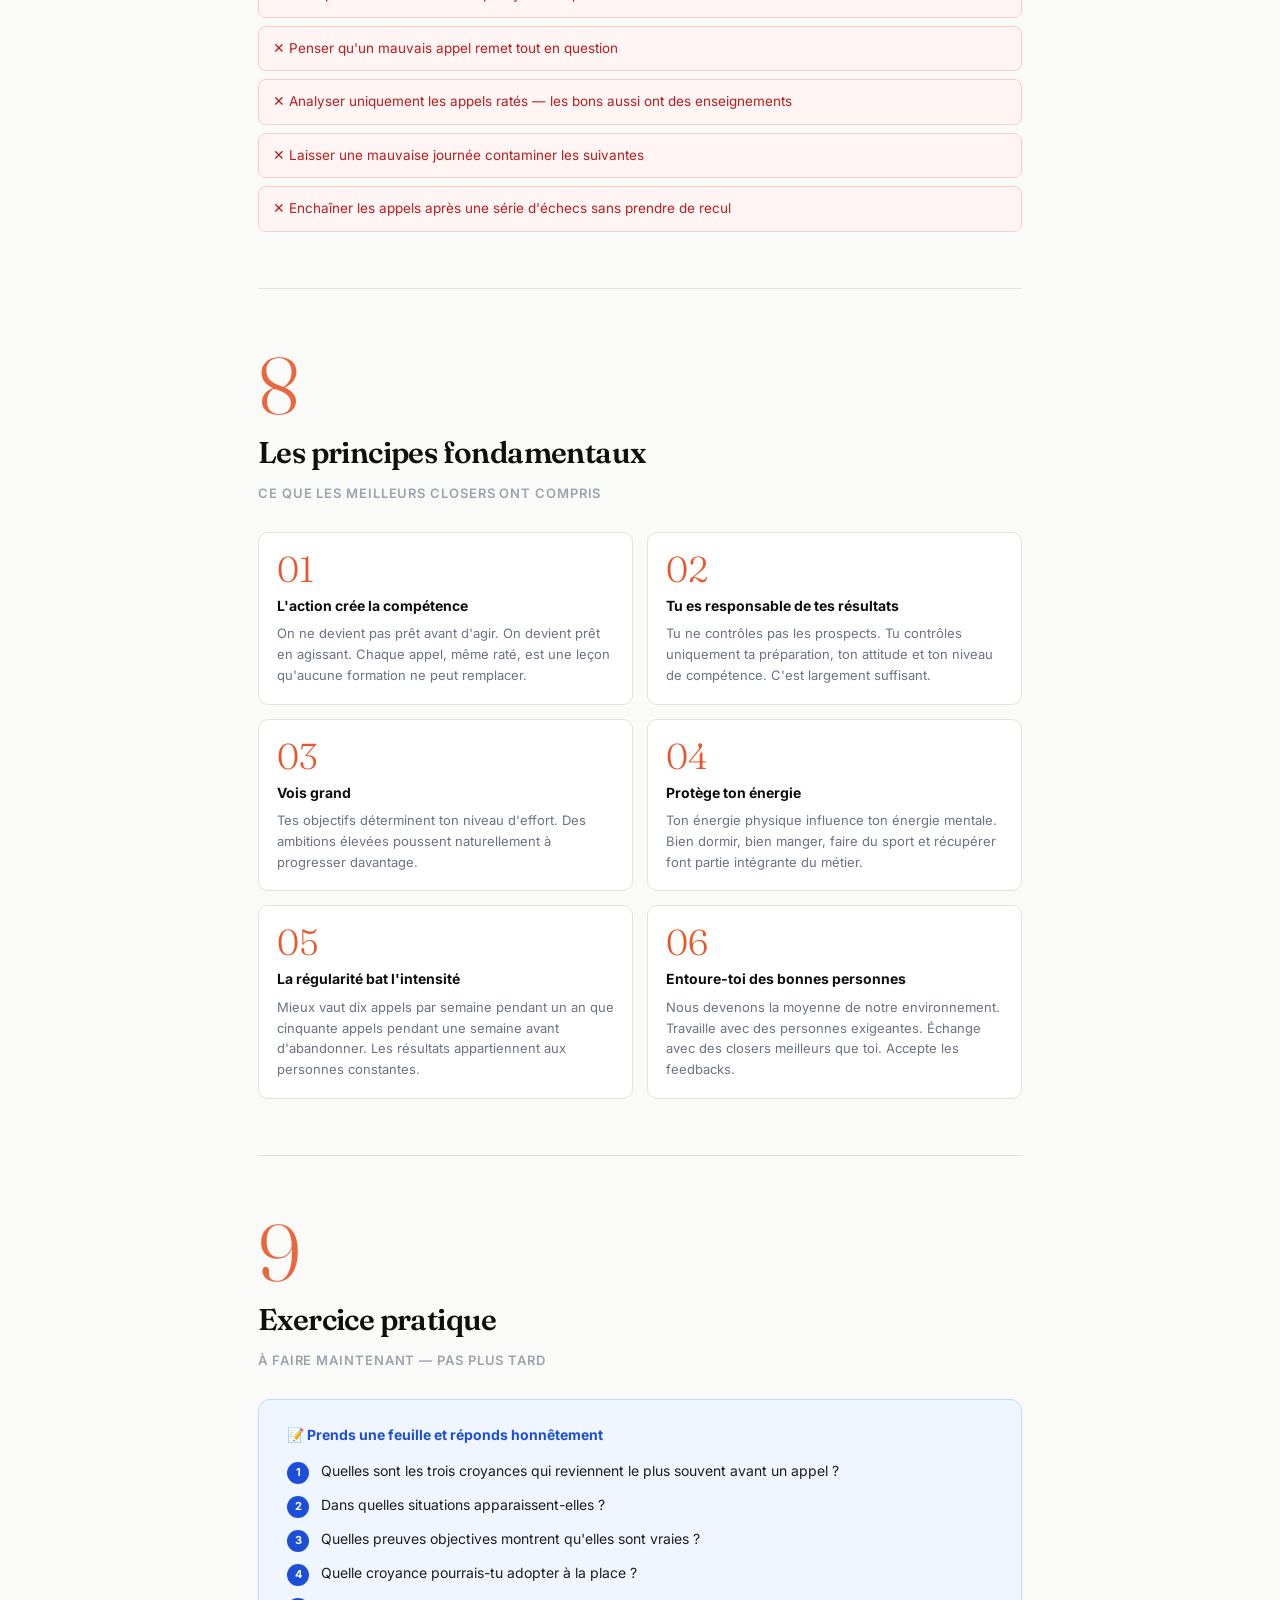
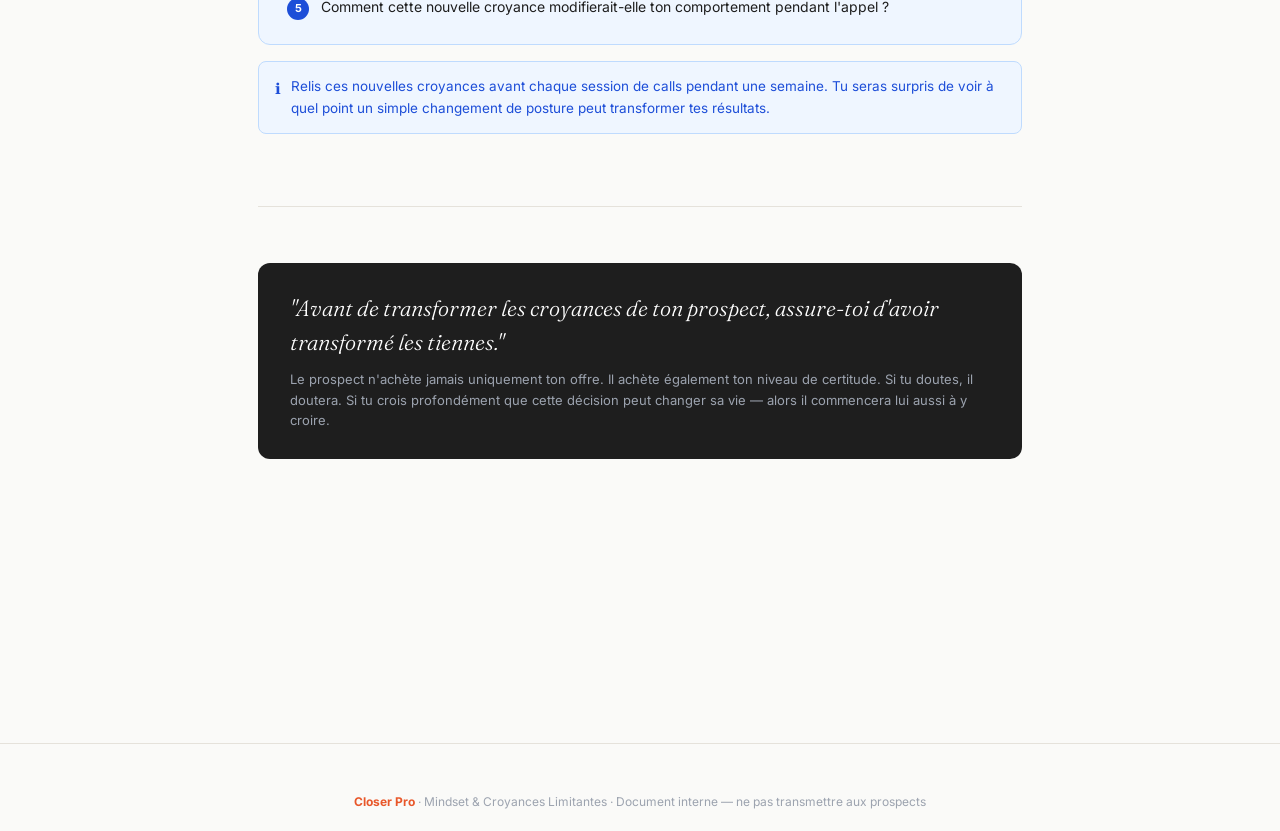
<file: docs/Mindset.html>
<!DOCTYPE html>
<html lang="fr">
<head>
<meta charset="UTF-8">
<meta name="viewport" content="width=device-width, initial-scale=1.0">
<title>Mindset & Croyances Limitantes · Closer Pro</title>
<link rel="preconnect" href="https://fonts.googleapis.com">
<link href="https://fonts.googleapis.com/css2?family=Inter:wght@300;400;500;600;700;800&family=Fraunces:ital,opsz,wght@0,9..144,300;0,9..144,600;1,9..144,300;1,9..144,400&display=swap" rel="stylesheet">
<style>
  *, *::before, *::after { box-sizing: border-box; margin: 0; padding: 0; }
  :root {
    --orange: #E8572A; --orange-light: #FEF0EA; --orange-mid: #FDDDD0;
    --dark: #0F0F0F; --dark-mid: #1E1E1E; --gray: #6B7280; --gray-light: #9CA3AF;
    --bg: #FAFAF8; --bg-section: #F4F3F0; --border: #E5E2DB;
    --purple: #6D28D9; --purple-light: #F5F3FF;
    --green: #15803D; --green-light: #F0FDF4;
    --amber: #B45309; --amber-light: #FFFBEB;
    --red: #B91C1C; --red-light: #FFF5F5;
    --blue: #1D4ED8; --blue-light: #EFF6FF;
  }
  html { font-size: 16px; scroll-behavior: smooth; }
  body { font-family: 'Inter', sans-serif; background: var(--bg); color: var(--dark); line-height: 1.6; -webkit-font-smoothing: antialiased; }
  .page-wrap { max-width: 820px; margin: 0 auto; padding: 0 28px 120px; }

  /* HEADER */
  .site-header { background: #111111 !important; padding: 0 28px !important; height: 56px !important; display: flex !important; align-items: center !important; justify-content: space-between !important; position: sticky !important; top: 0 !important; z-index: 200 !important; }
  .dropdown { position: relative; }
  .dropdown-btn { font-size: 13px; font-weight: 600; color: #fff; background: #E8572A; border: none; padding: 7px 14px; border-radius: 7px; cursor: pointer; display: flex; align-items: center; gap: 6px; }
  .dropdown-btn:hover { opacity: .88; }
  .dropdown-menu { position: absolute; top: calc(100% + 8px); right: 0; background: #fff; border: 1px solid #E5E2DB; border-radius: 12px; box-shadow: 0 8px 32px rgba(0,0,0,.14); min-width: 260px; padding: 8px; display: none; z-index: 9999; }
  .dropdown.open .dropdown-menu { display: block !important; }
  .dropdown-section-label { font-size: 10px; font-weight: 700; letter-spacing: .08em; text-transform: uppercase; color: #9CA3AF; padding: 8px 10px 4px; }
  .dropdown-item { display: flex; align-items: center; gap: 10px; padding: 9px 10px; border-radius: 7px; text-decoration: none; color: #0F0F0F; font-size: 13.5px; font-weight: 500; }
  .dropdown-item:hover { background: #F4F3F0; }
  .dropdown-item-icon { width: 26px; height: 26px; border-radius: 6px; display: flex; align-items: center; justify-content: center; font-size: 13px; flex-shrink: 0; }
  .dropdown-divider { height: 1px; background: #E5E2DB; margin: 6px 0; }

  /* HERO */
  .hero { padding: 72px 0 56px; border-bottom: 1px solid var(--border); }
  .hero-eyebrow { font-size: 11px; font-weight: 700; letter-spacing: .12em; text-transform: uppercase; color: var(--orange); margin-bottom: 20px; }
  .hero h1 { font-family: 'Fraunces', serif; font-size: 52px; font-weight: 600; line-height: 1.1; letter-spacing: -.02em; color: var(--dark); margin-bottom: 18px; }
  .hero-sub { font-size: 18px; color: var(--gray); max-width: 600px; line-height: 1.65; margin-bottom: 32px; }
  .hero-tags { display: flex; flex-wrap: wrap; gap: 8px; }
  .tag { font-size: 12px; font-weight: 600; padding: 5px 12px; border-radius: 100px; background: var(--bg-section); color: var(--gray); border: 1px solid var(--border); }
  .tag.accent { background: var(--orange-light); color: var(--orange); border-color: var(--orange-mid); }

  /* SECTIONS */
  .section { padding: 56px 0; border-bottom: 1px solid var(--border); }
  .section:last-of-type { border-bottom: none; }
  .section-num { font-family: 'Fraunces', serif; font-size: 80px; font-weight: 300; color: var(--orange); line-height: 1; margin-bottom: 4px; opacity: .9; }
  .section-title { font-family: 'Fraunces', serif; font-size: 30px; font-weight: 600; letter-spacing: -.02em; color: var(--dark); margin-bottom: 6px; }
  .section-sub { font-size: 13px; font-weight: 600; letter-spacing: .07em; text-transform: uppercase; color: var(--gray-light); margin-bottom: 28px; }

  /* QUOTE */
  .quote-block { background: var(--dark-mid); border-radius: 12px; padding: 28px 32px; margin-bottom: 28px; }
  .quote-text { font-family: 'Fraunces', serif; font-size: 22px; font-weight: 300; color: #fff; line-height: 1.55; font-style: italic; margin-bottom: 10px; }
  .quote-sub { font-size: 13px; color: var(--gray-light); }

  /* BLOCKS */
  .why-box { background: var(--purple-light); border-left: 3px solid var(--purple); padding: 14px 18px; border-radius: 0 8px 8px 0; margin-bottom: 24px; font-size: 14px; color: var(--purple); font-style: italic; line-height: 1.7; }
  .why-box strong { font-style: normal; font-weight: 700; }

  .alert { padding: 13px 16px; border-radius: 8px; font-size: 13.5px; line-height: 1.65; margin-bottom: 16px; display: flex; gap: 10px; align-items: flex-start; }
  .alert-icon { font-size: 15px; flex-shrink: 0; margin-top: 2px; }
  .alert.amber { background: var(--amber-light); color: var(--amber); border: 1px solid #FDE68A; }
  .alert.blue { background: var(--blue-light); color: var(--blue); border: 1px solid #BFDBFE; }
  .alert.red { background: var(--red-light); color: var(--red); border: 1px solid #FECACA; }
  .alert strong { font-weight: 700; }

  /* PILIERS */
  .piliers-grid { display: grid; grid-template-columns: 1fr 1fr 1fr; gap: 14px; margin-bottom: 24px; }
  .pilier-card { border: 1px solid var(--border); border-radius: 10px; padding: 20px; background: #fff; text-align: center; }
  .pilier-icon { font-size: 28px; margin-bottom: 10px; }
  .pilier-name { font-size: 14px; font-weight: 700; color: var(--dark); margin-bottom: 6px; }
  .pilier-desc { font-size: 13px; color: var(--gray); line-height: 1.6; }

  /* CONFIANCE GRID */
  .confiance-grid { display: grid; grid-template-columns: 1fr 1fr; gap: 14px; margin-bottom: 24px; }
  .confiance-card { border: 1px solid var(--border); border-radius: 10px; padding: 18px; background: #fff; }
  .confiance-num { font-family: 'Fraunces', serif; font-size: 36px; font-weight: 300; color: var(--orange); line-height: 1; margin-bottom: 8px; }
  .confiance-title { font-size: 14px; font-weight: 700; color: var(--dark); margin-bottom: 6px; }
  .confiance-desc { font-size: 13px; color: var(--gray); line-height: 1.6; }

  /* CROYANCES */
  .croyance-list { display: flex; flex-direction: column; gap: 20px; }
  .croyance-card { border: 1px solid var(--border); border-radius: 12px; overflow: hidden; }
  .croyance-header { padding: 14px 20px; background: var(--dark-mid); }
  .croyance-title { font-size: 15px; font-weight: 600; color: #fff; font-style: italic; }
  .croyance-body { padding: 16px 20px; background: #fff; display: flex; flex-direction: column; gap: 10px; }
  .croyance-warn { background: var(--red-light); border-left: 3px solid var(--red); border-radius: 0 8px 8px 0; padding: 12px 16px; font-size: 13.5px; color: var(--red); line-height: 1.65; }
  .croyance-warn .label { font-size: 10px; font-weight: 700; letter-spacing: .08em; text-transform: uppercase; color: var(--red); margin-bottom: 6px; opacity: .7; }
  .croyance-reframe { background: var(--green-light); border-left: 3px solid var(--green); border-radius: 0 8px 8px 0; padding: 12px 16px; font-size: 13.5px; color: var(--dark-mid); line-height: 1.65; }
  .croyance-reframe .label { font-size: 10px; font-weight: 700; letter-spacing: .08em; text-transform: uppercase; color: var(--green); margin-bottom: 6px; }

  /* ROUTINE */
  .routine-list { display: flex; flex-direction: column; gap: 10px; margin-bottom: 24px; }
  .routine-item { display: flex; align-items: flex-start; gap: 14px; padding: 14px 18px; background: #fff; border: 1px solid var(--border); border-radius: 8px; }
  .routine-num { width: 28px; height: 28px; border-radius: 50%; background: var(--orange); color: #fff; font-size: 12px; font-weight: 700; display: flex; align-items: center; justify-content: center; flex-shrink: 0; margin-top: 1px; }
  .routine-text { font-size: 14px; color: var(--dark-mid); line-height: 1.6; }
  .routine-text strong { color: var(--dark); }
  .routine-text p { font-size: 13px; color: var(--gray); margin-top: 4px; }

  /* ERREURS */
  .erreurs-list { display: flex; flex-direction: column; gap: 8px; }
  .erreur-item { display: flex; align-items: flex-start; gap: 10px; padding: 11px 14px; background: var(--red-light); border: 1px solid #FECACA; border-radius: 8px; font-size: 13.5px; color: var(--red); line-height: 1.6; }

  /* PRINCIPES */
  .principes-grid { display: grid; grid-template-columns: 1fr 1fr; gap: 14px; }
  .principe-card { border: 1px solid var(--border); border-radius: 10px; padding: 18px; background: #fff; }
  .principe-num { font-family: 'Fraunces', serif; font-size: 36px; font-weight: 300; color: var(--orange); line-height: 1; margin-bottom: 8px; }
  .principe-title { font-size: 14px; font-weight: 700; color: var(--dark); margin-bottom: 6px; }
  .principe-desc { font-size: 13px; color: var(--gray); line-height: 1.6; }

  /* MIROIR BOX */
  .miroir-box { background: var(--dark-mid); border-radius: 12px; padding: 24px 28px; margin-bottom: 24px; }
  .miroir-box .miroir-title { font-size: 11px; font-weight: 700; letter-spacing: .08em; text-transform: uppercase; color: var(--gray-light); margin-bottom: 14px; }
  .miroir-example { display: flex; flex-direction: column; gap: 8px; margin-top: 14px; }
  .miroir-row { display: flex; align-items: flex-start; gap: 10px; font-size: 13.5px; line-height: 1.6; }
  .miroir-row.bad { color: #FCA5A5; }
  .miroir-row.good { color: #86EFAC; }
  .miroir-row .dot { font-size: 16px; flex-shrink: 0; margin-top: 1px; }

  /* EXERCICE */
  .exercice-box { background: var(--blue-light); border: 1px solid #BFDBFE; border-radius: 12px; padding: 24px 28px; }
  .exercice-title { font-size: 14px; font-weight: 700; color: var(--blue); margin-bottom: 14px; display: flex; align-items: center; gap: 8px; }
  .exercice-questions { display: flex; flex-direction: column; gap: 10px; }
  .exercice-q { display: flex; align-items: flex-start; gap: 12px; font-size: 14px; color: var(--dark-mid); line-height: 1.6; }
  .exercice-q-num { width: 22px; height: 22px; border-radius: 50%; background: var(--blue); color: #fff; font-size: 11px; font-weight: 700; display: flex; align-items: center; justify-content: center; flex-shrink: 0; margin-top: 2px; }

  /* SERIE ECHECS */
  .serie-box { background: var(--amber-light); border: 1px solid #FDE68A; border-radius: 12px; padding: 22px 24px; margin-bottom: 24px; }
  .serie-title { font-size: 13px; font-weight: 700; color: var(--amber); margin-bottom: 10px; text-transform: uppercase; letter-spacing: .06em; }
  .serie-steps { display: flex; flex-direction: column; gap: 8px; }
  .serie-step { font-size: 14px; color: var(--dark-mid); line-height: 1.6; display: flex; gap: 10px; align-items: flex-start; }
  .serie-step-arrow { color: var(--amber); font-weight: 700; flex-shrink: 0; }

  .page-footer { text-align: center; padding: 48px 0 20px; border-top: 1px solid var(--border); margin-top: 80px; font-size: 12px; color: var(--gray-light); }
  .page-footer strong { color: var(--orange); }
</style>
</head>
<body>

<header class="site-header">
  <a href="index.html" style="display:flex;align-items:center;gap:10px;text-decoration:none;">
    <div style="width:26px;height:26px;background:#E8572A;border-radius:6px;display:flex;align-items:center;justify-content:center;font-size:13px;font-weight:800;color:#fff;flex-shrink:0;">C</div>
    <span style="font-size:13px;font-weight:700;color:#fff;letter-spacing:.02em;">Closer Pro</span>
  </a>
  <div class="dropdown" id="dropdown">
    <button class="dropdown-btn" onclick="toggleDropdown()">
      Documents
      <svg viewBox="0 0 24 24" fill="none" stroke="currentColor" stroke-width="2.5" style="width:14px;height:14px;transition:transform .2s"><path d="M6 9l6 6 6-6"/></svg>
    </button>
    <div class="dropdown-menu">
      <div class="dropdown-section-label">Méthode</div>
      <a class="dropdown-item" href="Script_Closing_Pro.html"><div class="dropdown-item-icon" style="background:#FEF0EA">📋</div>Script de Closing</a>
      <a class="dropdown-item" href="Traitement_Objections.html"><div class="dropdown-item-icon" style="background:#FFF5F5">🛡️</div>Traitement des Objections</a>
      <a class="dropdown-item" href="Reframing.html"><div class="dropdown-item-icon" style="background:#F5F3FF">🧠</div>Reframing des Prospects</a>
      <div class="dropdown-divider"></div>
      <div class="dropdown-section-label">Mindset</div>
      <a class="dropdown-item" href="Mindset.html"><div class="dropdown-item-icon" style="background:#F0FDF4">🔥</div>Mindset & Croyances</a>
      <div class="dropdown-divider"></div>
      <div class="dropdown-section-label">Process</div>
      <a class="dropdown-item" href="Script_Setting.html"><div class="dropdown-item-icon" style="background:#EFF6FF">📞</div>Script Setting</a>
      <a class="dropdown-item" href="Process_Challenge.html"><div class="dropdown-item-icon" style="background:#FFFBEB">⚡</div>Process Challenge</a>
      <a class="dropdown-item" href="Comment_Trouver_une_Offre.html"><div class="dropdown-item-icon" style="background:#F0FDF4">🎯</div>Comment Trouver une Offre</a>
      <div class="dropdown-divider"></div>
      <a class="dropdown-item" href="index.html"><div class="dropdown-item-icon" style="background:#F4F3F0">🏠</div>← Accueil</a>
    </div>
  </div>
</header>

<div class="page-wrap">

  <!-- HERO -->
  <div class="hero">
    <div class="hero-eyebrow">Document de référence</div>
    <h1>Mindset &<br>Croyances Limitantes.</h1>
    <p class="hero-sub">Avant de closer les autres, commence par te closer toi-même. Le niveau de tes résultats ne dépend pas uniquement de ton script — il dépend avant tout de ton niveau de croyances.</p>
    <div class="hero-tags">
      <span class="tag accent">3 piliers</span>
      <span class="tag accent">4 niveaux de confiance</span>
      <span class="tag">15 croyances limitantes</span>
      <span class="tag">Routine avant appel</span>
      <span class="tag">Exercice pratique</span>
    </div>
  </div>

  <!-- INTRO -->
  <div class="section">
    <div class="quote-block">
      <div class="quote-text">"Le closing est un transfert de certitude. Si tu doutes, il doute. Si tu hésites, il hésite."</div>
      <div class="quote-sub">Deux closers peuvent suivre la même trame, poser les mêmes questions, vendre la même offre. L'un close à 15%, l'autre à 40%. La différence ne vient pas de la technique — elle vient de la posture.</div>
    </div>

    <div class="why-box">
      <strong>Ce que tes croyances influencent inconsciemment :</strong> ton ton de voix, ton énergie, les questions que tu poses, ta capacité à challenger, ton aisance à annoncer le prix, la manière dont tu gères les objections, le moment où tu abandonnes. Le prospect ressent tout cela, même si tu ne dis pas un mot.
    </div>
  </div>

  <!-- PILIERS -->
  <div class="section">
    <div class="section-num">1</div>
    <div class="section-title">Les 3 piliers du mindset</div>
    <div class="section-sub">La posture qui change tout</div>

    <div class="piliers-grid">
      <div class="pilier-card">
        <div class="pilier-icon">⚖️</div>
        <div class="pilier-name">Détachement du résultat</div>
        <div class="pilier-desc">Plus tu as besoin de vendre, moins tu vends. Un excellent closer rentre dans chaque appel avec une seule mission : comprendre si cette personne peut réellement être aidée. Pas pour closer — pour trouver la vérité.</div>
      </div>
      <div class="pilier-card">
        <div class="pilier-icon">👂</div>
        <div class="pilier-name">Curiosité sincère</div>
        <div class="pilier-desc">Un closer n'est pas un interrogateur. Il est profondément curieux. Les prospects sentent immédiatement la différence entre une question posée par script et une question posée parce qu'on veut vraiment comprendre.</div>
      </div>
      <div class="pilier-card">
        <div class="pilier-icon">🔥</div>
        <div class="pilier-name">Certitude inébranlable</div>
        <div class="pilier-desc">Le prospect n'achète pas uniquement ton offre — il achète aussi ton niveau de certitude. Si tu doutes de ton offre, il doutera. Si tu crois profondément en elle, cette conviction deviendra contagieuse.</div>
      </div>
    </div>
  </div>

  <!-- CROYANCES MIROIR -->
  <div class="section">
    <div class="section-num">2</div>
    <div class="section-title">Le principe des croyances miroir</div>
    <div class="section-sub">Tes pensées ne restent pas dans ta tête</div>

    <div class="miroir-box">
      <div class="miroir-title">Ce qui se passe quand tu penses "3 900€, c'est beaucoup"</div>
      <div class="miroir-example">
        <div class="miroir-row bad"><span class="dot">✕</span>Tu annonces le prix plus rapidement</div>
        <div class="miroir-row bad"><span class="dot">✕</span>Tu souris nerveusement</div>
        <div class="miroir-row bad"><span class="dot">✕</span>Tu justifies le tarif sans qu'on te le demande</div>
        <div class="miroir-row bad"><span class="dot">✕</span>Tu proposes un paiement en plusieurs fois avant même que le prospect n'en parle</div>
        <div class="miroir-row bad"><span class="dot">✕</span>Tu as peur du silence après l'annonce du prix</div>
      </div>
    </div>

    <div class="why-box">
      <strong>Résultat :</strong> le prospect ressent immédiatement ce manque de conviction et se dit "effectivement… c'est peut-être cher." Ta croyance devient la sienne. Le niveau de certitude du prospect ne dépassera presque jamais le tien.
    </div>
  </div>

  <!-- 4 NIVEAUX DE CONFIANCE -->
  <div class="section">
    <div class="section-num">3</div>
    <div class="section-title">Les 4 niveaux de confiance</div>
    <div class="section-sub">La confiance d'un closer repose sur quatre piliers</div>

    <div class="confiance-grid">
      <div class="confiance-card">
        <div class="confiance-num">01</div>
        <div class="confiance-title">Confiance en soi</div>
        <div class="confiance-desc">Je suis capable d'aider cette personne. Même si je ne connais pas encore tout. Même si je continue d'apprendre.</div>
      </div>
      <div class="confiance-card">
        <div class="confiance-num">02</div>
        <div class="confiance-title">Confiance dans l'offre</div>
        <div class="confiance-desc">Je suis convaincu que cette offre apporte une vraie transformation. Si je ne crois pas en ce que je vends, je finirai toujours par saboter inconsciemment mes appels.</div>
      </div>
      <div class="confiance-card">
        <div class="confiance-num">03</div>
        <div class="confiance-title">Confiance dans le prospect</div>
        <div class="confiance-desc">Même si le prospect doute de lui-même, moi je crois qu'il peut réussir. Parfois, le closer est la première personne à croire réellement en lui.</div>
      </div>
      <div class="confiance-card">
        <div class="confiance-num">04</div>
        <div class="confiance-title">Confiance dans le processus</div>
        <div class="confiance-desc">Certains appels semblent parfaits et ne signent pas. D'autres paraissent compliqués et finissent par closer. Les émotions sont trompeuses. La méthode, elle, reste fiable.</div>
      </div>
    </div>
  </div>

  <!-- CROYANCES LIMITANTES -->
  <div class="section">
    <div class="section-num">4</div>
    <div class="section-title">Les croyances limitantes du closer</div>
    <div class="section-sub">Identifier, comprendre et remplacer</div>

    <div class="croyance-list">

      <div class="croyance-card">
        <div class="croyance-header"><div class="croyance-title">"Je dois convaincre."</div></div>
        <div class="croyance-body">
          <div class="croyance-warn"><div class="label">Ce que cette croyance produit</div>Tu argumentes. Tu parles trop. Tu cherches à avoir raison. Tu réponds immédiatement aux objections.</div>
          <div class="croyance-reframe"><div class="label">Nouvelle croyance</div>Tu n'es pas là pour convaincre. Tu es là pour diagnostiquer. Le meilleur closer est celui qui aide le prospect à se convaincre lui-même.</div>
        </div>
      </div>

      <div class="croyance-card">
        <div class="croyance-header"><div class="croyance-title">"Je ne veux pas forcer les gens."</div></div>
        <div class="croyance-body">
          <div class="croyance-warn"><div class="label">Ce que cette croyance produit</div>Tu deviens passif. Tu n'oses plus challenger. Tu laisses repartir des prospects qui avaient réellement besoin d'aide.</div>
          <div class="croyance-reframe"><div class="label">Nouvelle croyance</div>Tu ne forces personne. Tu aides simplement quelqu'un qui est venu chercher une solution. Un médecin ne force pas un patient — il lui explique les conséquences de l'inaction.</div>
        </div>
      </div>

      <div class="croyance-card">
        <div class="croyance-header"><div class="croyance-title">"Le prix est trop élevé."</div></div>
        <div class="croyance-body">
          <div class="croyance-warn"><div class="label">Ce que cette croyance produit</div>Tu annonces le prix avec hésitation. Tu te justifies. Tu proposes immédiatement des réductions.</div>
          <div class="croyance-reframe"><div class="label">Nouvelle croyance</div>Ce n'est pas à toi de décider si c'est cher. Ton rôle est de déterminer si le problème est suffisamment important pour que cette solution ait du sens.</div>
        </div>
      </div>

      <div class="croyance-card">
        <div class="croyance-header"><div class="croyance-title">"J'ai peur du rejet."</div></div>
        <div class="croyance-body">
          <div class="croyance-warn"><div class="label">Ce que cette croyance produit</div>Tu évites les confrontations. Tu abandonnes rapidement. Tu prends les objections personnellement.</div>
          <div class="croyance-reframe"><div class="label">Nouvelle croyance</div>Un non n'est jamais un rejet de ta personne. C'est simplement une information. Chaque objection te montre ce qu'il reste à comprendre.</div>
        </div>
      </div>

      <div class="croyance-card">
        <div class="croyance-header"><div class="croyance-title">"Je dois être parfait avant de commencer."</div></div>
        <div class="croyance-body">
          <div class="croyance-warn"><div class="label">Ce que cette croyance produit</div>Tu regardes toujours plus de vidéos. Tu lis toujours plus de livres. Tu repousses les appels.</div>
          <div class="croyance-reframe"><div class="label">Nouvelle croyance</div>La compétence naît dans l'action. Chaque appel raté vaut plus que dix heures de théorie.</div>
        </div>
      </div>

      <div class="croyance-card">
        <div class="croyance-header"><div class="croyance-title">"Je ne suis pas fait pour ça."</div></div>
        <div class="croyance-body">
          <div class="croyance-warn"><div class="label">Ce que cette croyance produit</div>Tu attribues tes résultats à ton talent. Tu abandonnes trop vite.</div>
          <div class="croyance-reframe"><div class="label">Nouvelle croyance</div>Le closing est une compétence, pas un don. Chaque excellent closer a commencé au même niveau que toi.</div>
        </div>
      </div>

      <div class="croyance-card">
        <div class="croyance-header"><div class="croyance-title">"Les appels ratés prouvent que je suis mauvais."</div></div>
        <div class="croyance-body">
          <div class="croyance-warn"><div class="label">Ce que cette croyance produit</div>Tu confonds performance ponctuelle et identité. Tu perds confiance. Tu doutes de tout.</div>
          <div class="croyance-reframe"><div class="label">Nouvelle croyance</div>Un appel ne définit jamais un closer. Il fournit simplement des informations pour progresser.</div>
        </div>
      </div>

      <div class="croyance-card">
        <div class="croyance-header"><div class="croyance-title">"Le prospect sait ce qui est bon pour lui."</div></div>
        <div class="croyance-body">
          <div class="croyance-warn"><div class="label">Ce que cette croyance produit</div>Tu acceptes trop rapidement ses conclusions. Tu ne challenges jamais.</div>
          <div class="croyance-reframe"><div class="label">Nouvelle croyance</div>S'il savait vraiment résoudre son problème, il l'aurait déjà fait. Ton rôle est de l'aider à voir ce qu'il ne voit pas seul. S'il savait réellement comment résoudre son problème, il ne serait probablement pas en appel avec toi.</div>
        </div>
      </div>

      <div class="croyance-card">
        <div class="croyance-header"><div class="croyance-title">"Si je challenge, il va mal le prendre."</div></div>
        <div class="croyance-body">
          <div class="croyance-warn"><div class="label">Ce que cette croyance produit</div>Tu cherches à être apprécié. Tu évites les sujets inconfortables.</div>
          <div class="croyance-reframe"><div class="label">Nouvelle croyance</div>Les prospects respectent les personnes honnêtes. Pas celles qui cherchent à leur plaire.</div>
        </div>
      </div>

      <div class="croyance-card">
        <div class="croyance-header"><div class="croyance-title">"Le silence est gênant."</div></div>
        <div class="croyance-body">
          <div class="croyance-warn"><div class="label">Ce que cette croyance produit</div>Tu remplis chaque blanc. Tu empêches le prospect de réfléchir.</div>
          <div class="croyance-reframe"><div class="label">Nouvelle croyance</div>Le silence crée l'émotion. Il permet au prospect d'intégrer ce qu'il vient de dire. Les meilleurs closers savent attendre.</div>
        </div>
      </div>

      <div class="croyance-card">
        <div class="croyance-header"><div class="croyance-title">"Je dois répondre immédiatement aux objections."</div></div>
        <div class="croyance-body">
          <div class="croyance-warn"><div class="label">Ce que cette croyance produit</div>Tu traites les symptômes. Pas les causes.</div>
          <div class="croyance-reframe"><div class="label">Nouvelle croyance</div>Chaque objection cache une croyance. Avant de répondre, comprends-la.</div>
        </div>
      </div>

      <div class="croyance-card">
        <div class="croyance-header"><div class="croyance-title">"Plus je parle, plus j'apporte de valeur."</div></div>
        <div class="croyance-body">
          <div class="croyance-warn"><div class="label">Ce que cette croyance produit</div>Tu monopolises la conversation. Tu empêches le prospect de réfléchir.</div>
          <div class="croyance-reframe"><div class="label">Nouvelle croyance</div>La valeur vient des bonnes questions. Pas du nombre de phrases.</div>
        </div>
      </div>

      <div class="croyance-card">
        <div class="croyance-header"><div class="croyance-title">"Je dois absolument closer ce prospect."</div></div>
        <div class="croyance-body">
          <div class="croyance-warn"><div class="label">Ce que cette croyance produit</div>Tu tombes dans le besoin. Tu perds ton objectivité.</div>
          <div class="croyance-reframe"><div class="label">Nouvelle croyance</div>Un closer n'a besoin d'aucune vente. Il cherche uniquement à prendre la bonne décision pour le prospect.</div>
        </div>
      </div>

      <div class="croyance-card">
        <div class="croyance-header"><div class="croyance-title">"Je suis mes résultats."</div></div>
        <div class="croyance-body">
          <div class="croyance-warn"><div class="label">Ce que cette croyance produit</div>Une mauvaise semaine détruit ta confiance. Une bonne semaine gonfle ton ego. Tu deviens émotionnellement instable.</div>
          <div class="croyance-reframe"><div class="label">Nouvelle croyance</div>Tes résultats reflètent ton niveau actuel. Ils ne définissent jamais ta valeur.</div>
        </div>
      </div>

      <div class="croyance-card">
        <div class="croyance-header"><div class="croyance-title">"Je dois parler intelligemment."</div></div>
        <div class="croyance-body">
          <div class="croyance-warn"><div class="label">Ce que cette croyance produit</div>Tu compliques ton discours. Tu utilises un vocabulaire inutile qui crée de la distance.</div>
          <div class="croyance-reframe"><div class="label">Nouvelle croyance</div>Les meilleurs closers parlent simplement. Ils utilisent les mots du prospect — pas les leurs.</div>
        </div>
      </div>

    </div>
  </div>

  <!-- SÉRIES D'ÉCHECS -->
  <div class="section">
    <div class="section-num">5</div>
    <div class="section-title">Gérer les séries d'échecs</div>
    <div class="section-sub">Le moment critique que tous les closers vivent</div>

    <div class="why-box">
      <strong>Pourquoi c'est critique :</strong> enchaîner 5 ou 6 appels ratés d'affilée est le moment où la plupart des closers commencent à douter de tout — leur méthode, leur légitimité, leur avenir dans ce métier. C'est normal. C'est gérable. Voilà comment.
    </div>

    <div class="serie-box">
      <div class="serie-title">Protocole après une série d'échecs</div>
      <div class="serie-steps">
        <div class="serie-step"><span class="serie-step-arrow">→</span>Ne pas enchaîner immédiatement un autre appel — prendre 15 minutes de pause</div>
        <div class="serie-step"><span class="serie-step-arrow">→</span>Regarder tes stats globales — ton taux de closing sur les 3 derniers mois, pas sur les 3 derniers jours</div>
        <div class="serie-step"><span class="serie-step-arrow">→</span>Identifier un pattern : est-ce que ces appels ratés ont un point commun ? (profil de prospect, objection récurrente, étape de la méthode ?)</div>
        <div class="serie-step"><span class="serie-step-arrow">→</span>Analyser un appel avec le GPT pour avoir un regard extérieur objectif</div>
        <div class="serie-step"><span class="serie-step-arrow">→</span>Se rappeler que les émotions sont trompeuses — la méthode reste fiable même quand tu ne te sens pas au top</div>
      </div>
    </div>

    <div class="alert amber">
      <span class="alert-icon">⚡</span>
      <div><strong>Rappel :</strong> une série d'échecs n'est jamais la preuve que tu es mauvais. C'est soit un problème de qualité de leads, soit un pattern à corriger, soit simplement la variance naturelle du métier. Les meilleurs closers ont tous connu des séries noires.</div>
    </div>
  </div>

  <!-- ROUTINE -->
  <div class="section">
    <div class="section-num">6</div>
    <div class="section-title">Routine avant chaque appel</div>
    <div class="section-sub">2 minutes qui changent tout</div>

    <div class="routine-list">
      <div class="routine-item">
        <div class="routine-num">1</div>
        <div class="routine-text"><strong>Relis la fiche prospect</strong><p>Ne rentre jamais dans un appel à froid. Rappelle-toi sa situation, ses objectifs et les informations importantes.</p></div>
      </div>
      <div class="routine-item">
        <div class="routine-num">2</div>
        <div class="routine-text"><strong>Relis tes stats récentes</strong><p>Rappelle-toi ton taux de closing global. Un mauvais appel hier ne change pas qui tu es. La variance fait partie du métier.</p></div>
      </div>
      <div class="routine-item">
        <div class="routine-num">3</div>
        <div class="routine-text"><strong>Ancre un succès</strong><p>Repense à ton dernier excellent call. Revis l'émotion. Retrouve cet état avant de décrocher.</p></div>
      </div>
      <div class="routine-item">
        <div class="routine-num">4</div>
        <div class="routine-text"><strong>Reprogramme ton cerveau</strong><p>Répète mentalement : "Je ne suis pas là pour vendre. Je suis là pour comprendre. Si cette personne peut être aidée, je l'aiderai. Sinon, je la disqualifierai."</p></div>
      </div>
      <div class="routine-item">
        <div class="routine-num">5</div>
        <div class="routine-text"><strong>3 respirations profondes</strong><p>Le calme est contagieux. Ton énergie avant de décrocher détermine l'énergie de tout l'appel.</p></div>
      </div>
      <div class="routine-item">
        <div class="routine-num">6</div>
        <div class="routine-text"><strong>Souris avant de décrocher</strong><p>Le sourire s'entend. Même au téléphone. C'est le dernier détail — et l'un des plus importants.</p></div>
      </div>
    </div>
  </div>

  <!-- ERREURS -->
  <div class="section">
    <div class="section-num">7</div>
    <div class="section-title">Les erreurs de mindset à éviter</div>
    <div class="section-sub">Ce qui détruit la performance sans qu'on s'en rende compte</div>

    <div class="erreurs-list">
      <div class="erreur-item">✕ Vouloir absolument closer</div>
      <div class="erreur-item">✕ Chercher à être aimé plutôt qu'à être utile</div>
      <div class="erreur-item">✕ Justifier le prix sans qu'on te le demande</div>
      <div class="erreur-item">✕ Répondre aux objections trop vite sans comprendre ce qui se cache derrière</div>
      <div class="erreur-item">✕ Parler plus que le prospect pendant la découverte</div>
      <div class="erreur-item">✕ Chercher à impressionner au lieu d'écouter</div>
      <div class="erreur-item">✕ Avoir peur du silence et le remplir systématiquement</div>
      <div class="erreur-item">✕ Penser qu'un mauvais appel remet tout en question</div>
      <div class="erreur-item">✕ Analyser uniquement les appels ratés — les bons aussi ont des enseignements</div>
      <div class="erreur-item">✕ Laisser une mauvaise journée contaminer les suivantes</div>
      <div class="erreur-item">✕ Enchaîner les appels après une série d'échecs sans prendre de recul</div>
    </div>
  </div>

  <!-- PRINCIPES -->
  <div class="section">
    <div class="section-num">8</div>
    <div class="section-title">Les principes fondamentaux</div>
    <div class="section-sub">Ce que les meilleurs closers ont compris</div>

    <div class="principes-grid">
      <div class="principe-card">
        <div class="principe-num">01</div>
        <div class="principe-title">L'action crée la compétence</div>
        <div class="principe-desc">On ne devient pas prêt avant d'agir. On devient prêt en agissant. Chaque appel, même raté, est une leçon qu'aucune formation ne peut remplacer.</div>
      </div>
      <div class="principe-card">
        <div class="principe-num">02</div>
        <div class="principe-title">Tu es responsable de tes résultats</div>
        <div class="principe-desc">Tu ne contrôles pas les prospects. Tu contrôles uniquement ta préparation, ton attitude et ton niveau de compétence. C'est largement suffisant.</div>
      </div>
      <div class="principe-card">
        <div class="principe-num">03</div>
        <div class="principe-title">Vois grand</div>
        <div class="principe-desc">Tes objectifs déterminent ton niveau d'effort. Des ambitions élevées poussent naturellement à progresser davantage.</div>
      </div>
      <div class="principe-card">
        <div class="principe-num">04</div>
        <div class="principe-title">Protège ton énergie</div>
        <div class="principe-desc">Ton énergie physique influence ton énergie mentale. Bien dormir, bien manger, faire du sport et récupérer font partie intégrante du métier.</div>
      </div>
      <div class="principe-card">
        <div class="principe-num">05</div>
        <div class="principe-title">La régularité bat l'intensité</div>
        <div class="principe-desc">Mieux vaut dix appels par semaine pendant un an que cinquante appels pendant une semaine avant d'abandonner. Les résultats appartiennent aux personnes constantes.</div>
      </div>
      <div class="principe-card">
        <div class="principe-num">06</div>
        <div class="principe-title">Entoure-toi des bonnes personnes</div>
        <div class="principe-desc">Nous devenons la moyenne de notre environnement. Travaille avec des personnes exigeantes. Échange avec des closers meilleurs que toi. Accepte les feedbacks.</div>
      </div>
    </div>
  </div>

  <!-- EXERCICE -->
  <div class="section">
    <div class="section-num">9</div>
    <div class="section-title">Exercice pratique</div>
    <div class="section-sub">À faire maintenant — pas plus tard</div>

    <div class="exercice-box">
      <div class="exercice-title">📝 Prends une feuille et réponds honnêtement</div>
      <div class="exercice-questions">
        <div class="exercice-q"><div class="exercice-q-num">1</div>Quelles sont les trois croyances qui reviennent le plus souvent avant un appel ?</div>
        <div class="exercice-q"><div class="exercice-q-num">2</div>Dans quelles situations apparaissent-elles ?</div>
        <div class="exercice-q"><div class="exercice-q-num">3</div>Quelles preuves objectives montrent qu'elles sont vraies ?</div>
        <div class="exercice-q"><div class="exercice-q-num">4</div>Quelle croyance pourrais-tu adopter à la place ?</div>
        <div class="exercice-q"><div class="exercice-q-num">5</div>Comment cette nouvelle croyance modifierait-elle ton comportement pendant l'appel ?</div>
      </div>
    </div>

    <div class="alert blue" style="margin-top:16px">
      <span class="alert-icon">ℹ</span>
      <div>Relis ces nouvelles croyances avant chaque session de calls pendant une semaine. Tu seras surpris de voir à quel point un simple changement de posture peut transformer tes résultats.</div>
    </div>
  </div>

  <!-- CONCLUSION -->
  <div class="section">
    <div class="quote-block">
      <div class="quote-text">"Avant de transformer les croyances de ton prospect, assure-toi d'avoir transformé les tiennes."</div>
      <div class="quote-sub">Le prospect n'achète jamais uniquement ton offre. Il achète également ton niveau de certitude. Si tu doutes, il doutera. Si tu crois profondément que cette décision peut changer sa vie — alors il commencera lui aussi à y croire.</div>
    </div>
  </div>

</div>

<footer class="page-footer">
  <strong>Closer Pro</strong> · Mindset & Croyances Limitantes · Document interne — ne pas transmettre aux prospects
</footer>

<script>
  function toggleDropdown() {
    var d = document.getElementById('dropdown');
    if (d.classList.contains('open')) { d.classList.remove('open'); } else { d.classList.add('open'); }
  }
  document.addEventListener('click', function(e) {
    var dropdown = document.getElementById('dropdown');
    if (dropdown && !dropdown.contains(e.target)) { dropdown.classList.remove('open'); }
  });
</script>

</body>
</html>
</file>
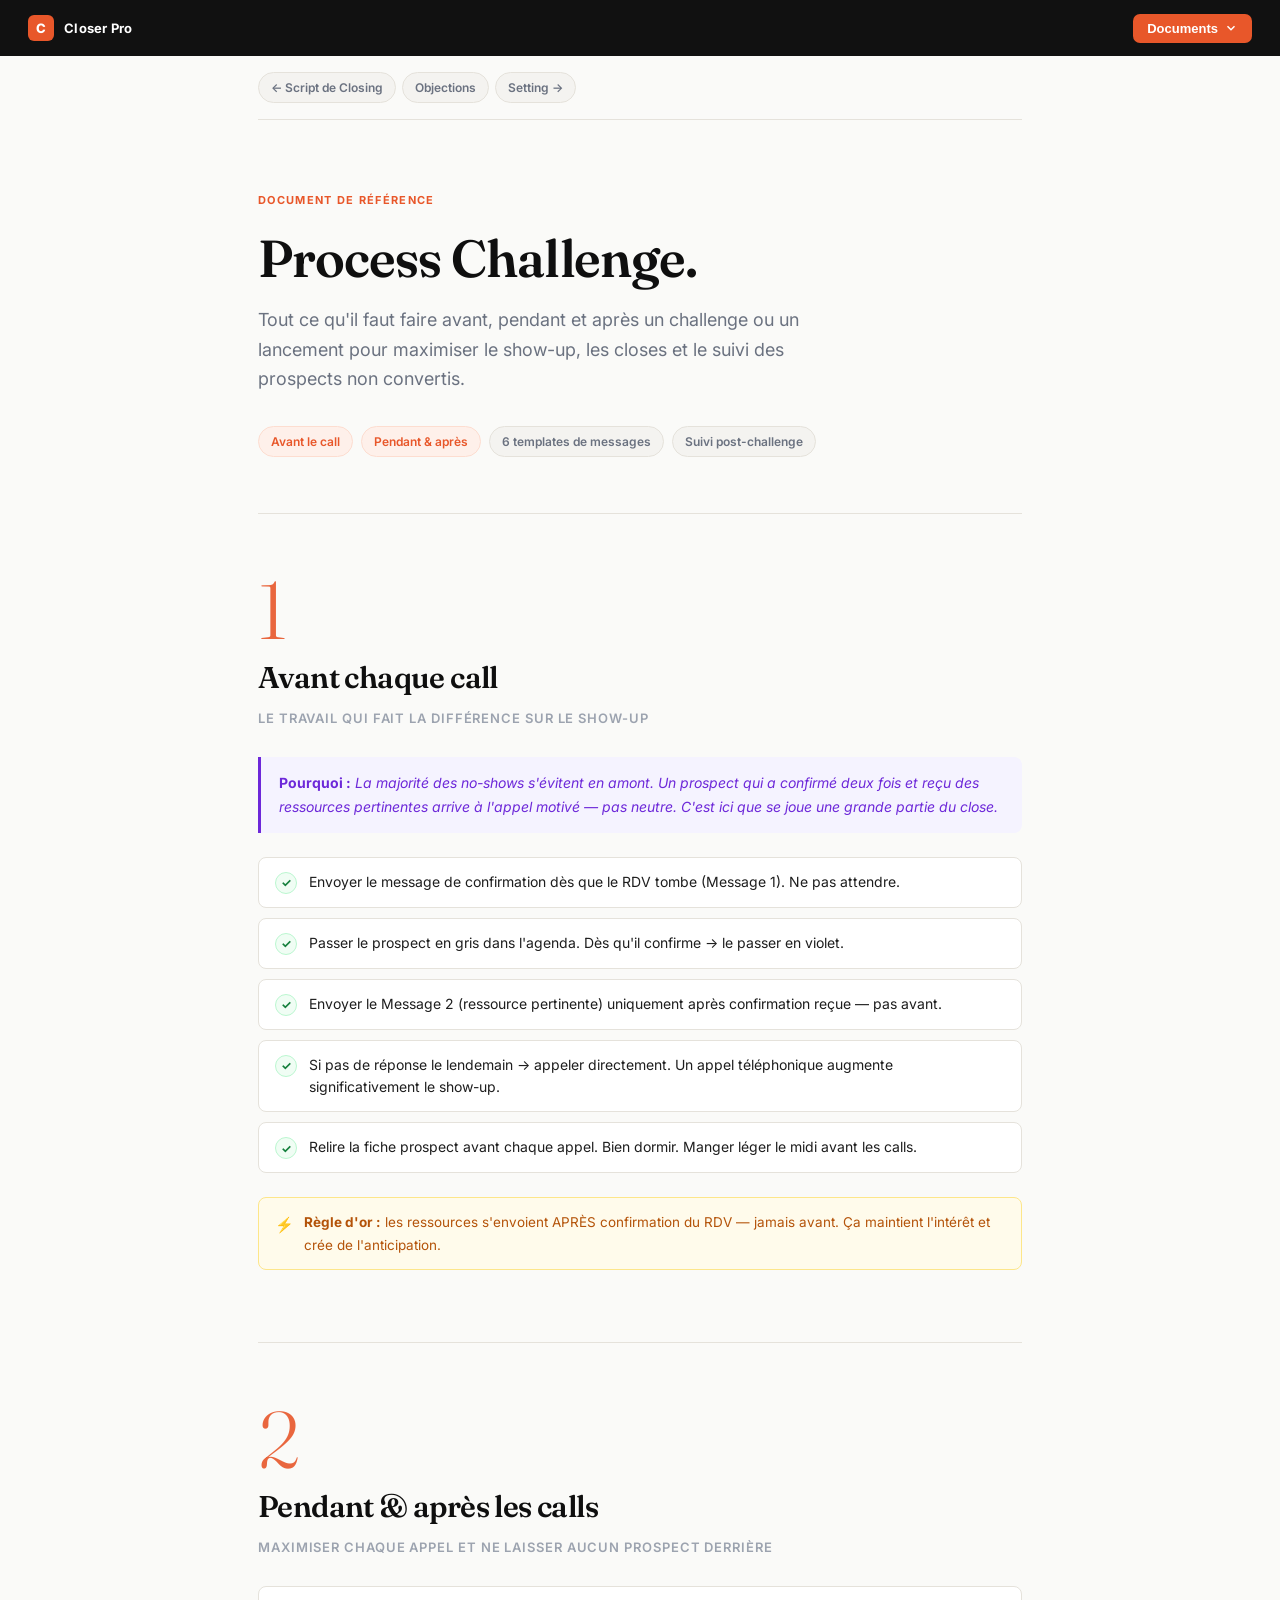
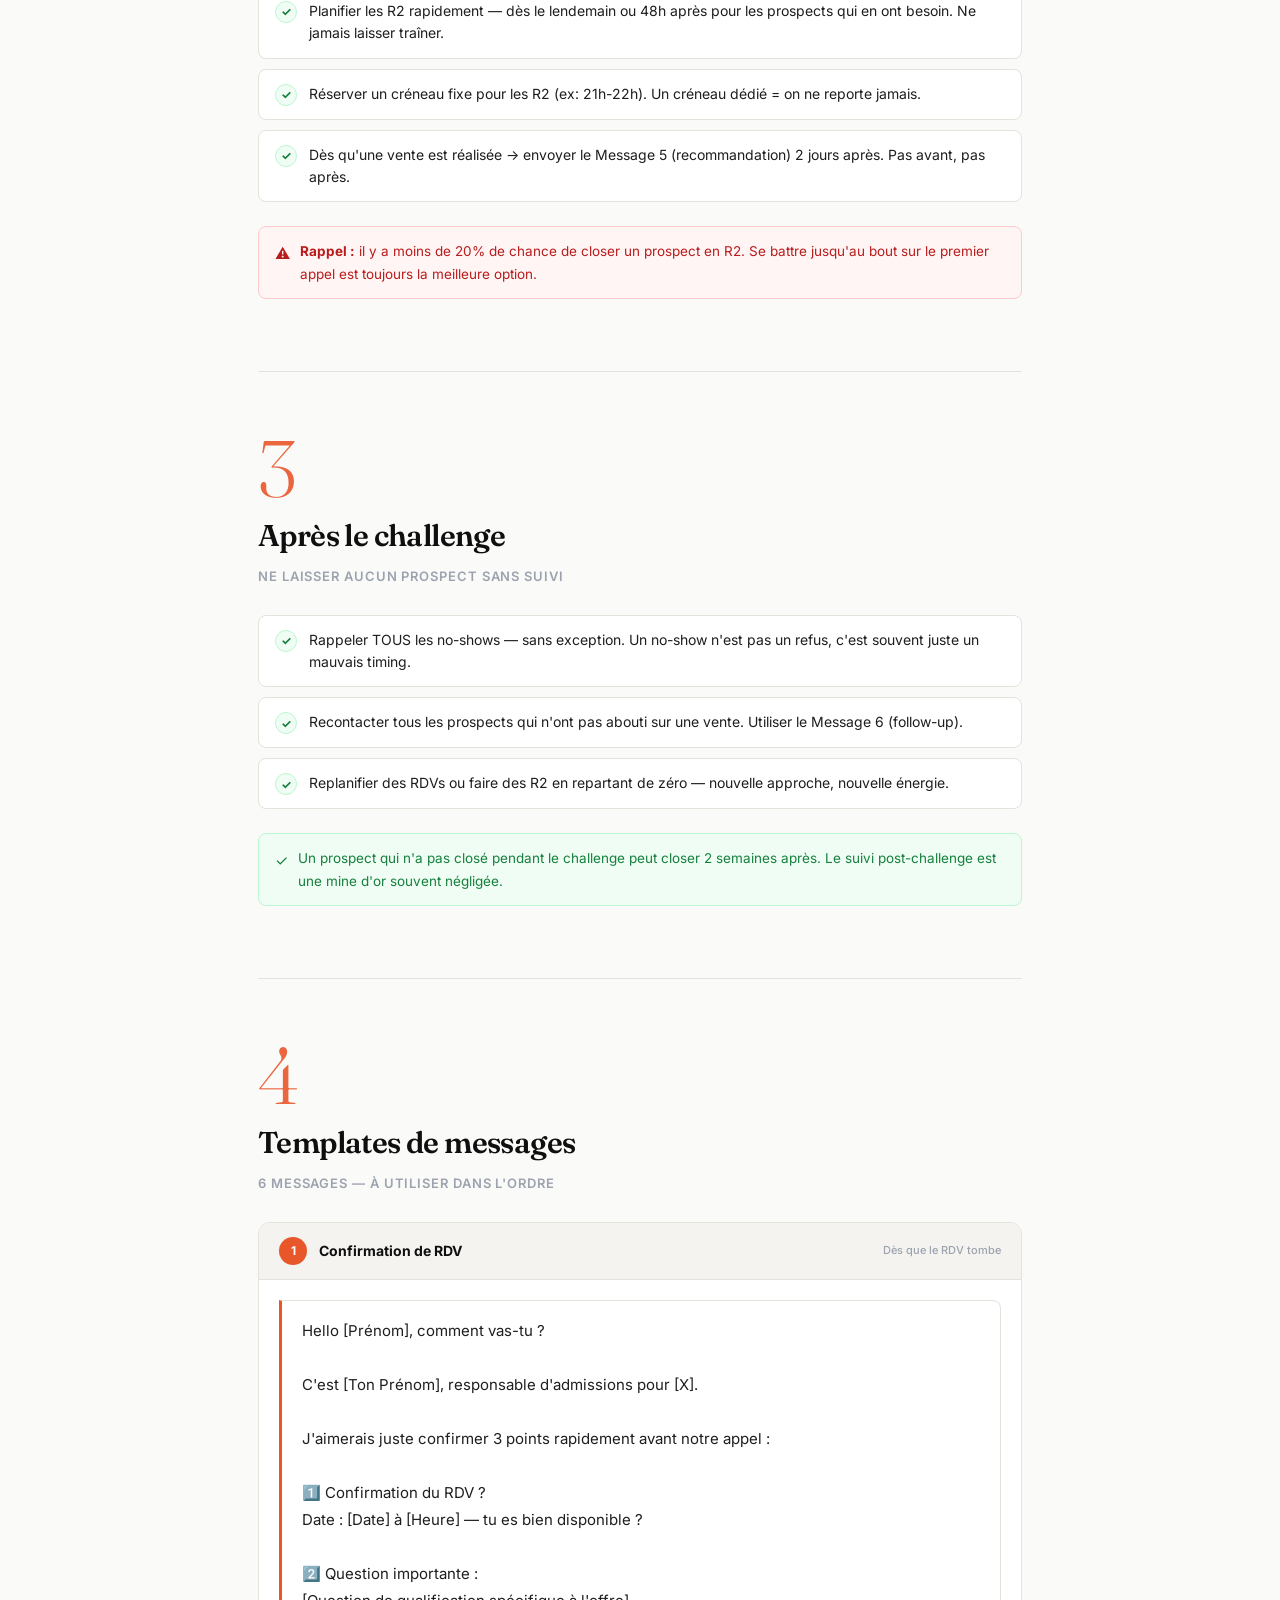
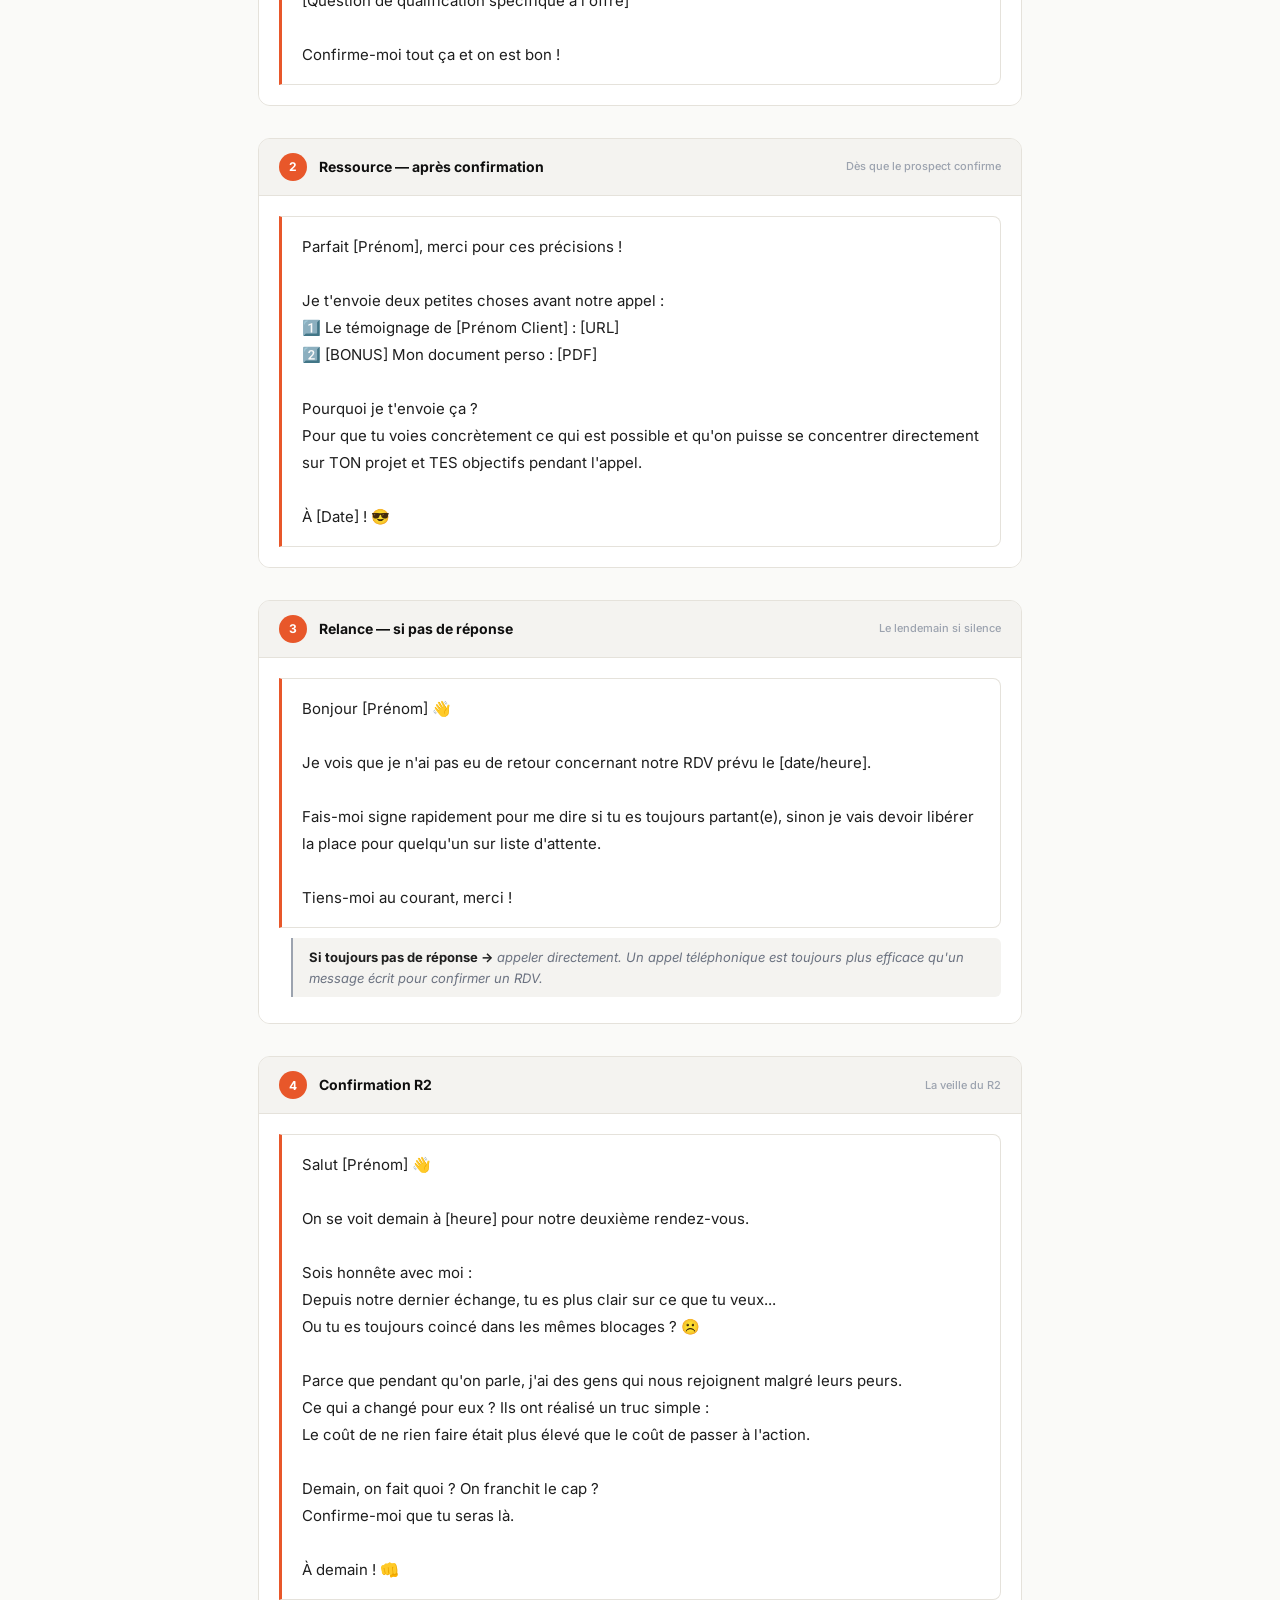
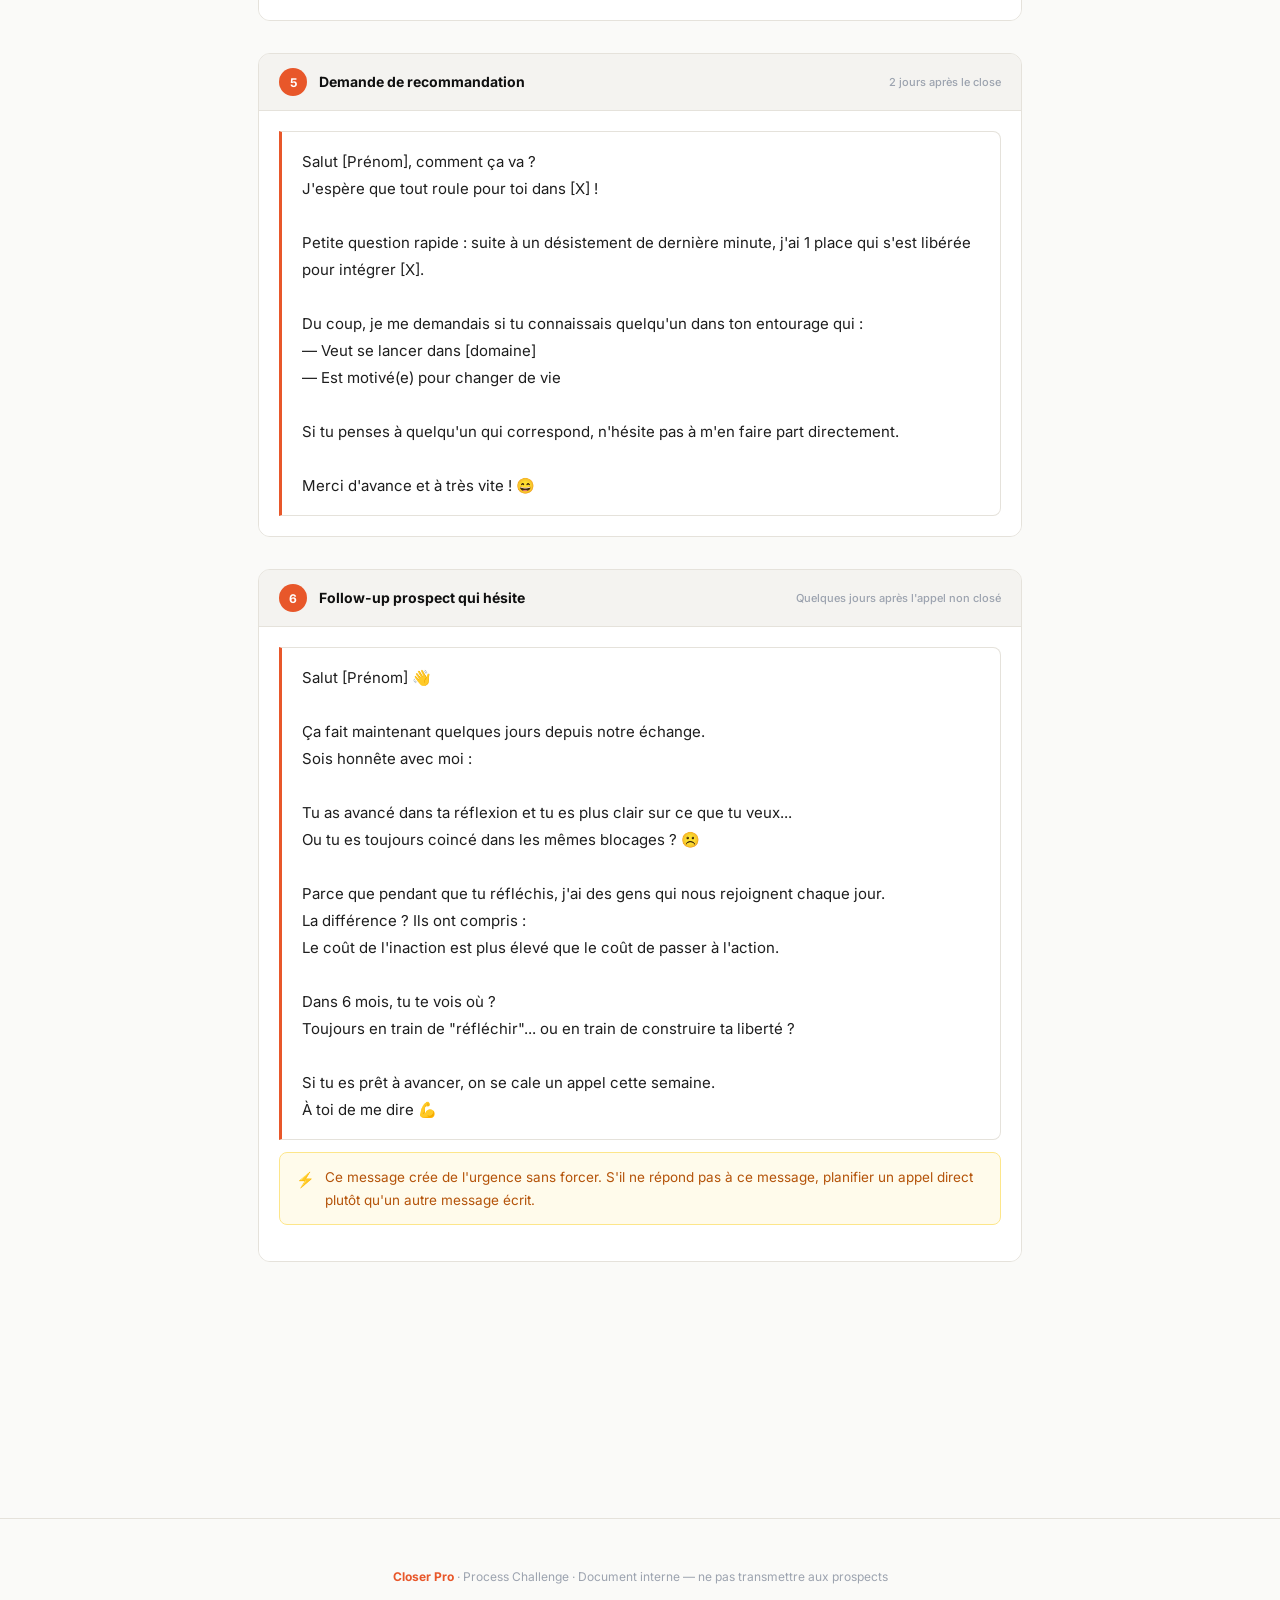
<file: docs/Process_Challenge.html>
<!DOCTYPE html>
<html lang="fr">
<head>
<meta charset="UTF-8">
<meta name="viewport" content="width=device-width, initial-scale=1.0">
<title>Process Challenge · Closer Pro</title>
<link rel="preconnect" href="https://fonts.googleapis.com">
<link href="https://fonts.googleapis.com/css2?family=Inter:wght@300;400;500;600;700;800&family=Fraunces:ital,opsz,wght@0,9..144,300;0,9..144,600;1,9..144,300;1,9..144,400&display=swap" rel="stylesheet">
<style>
  *, *::before, *::after { box-sizing: border-box; margin: 0; padding: 0; }
  :root {
    --orange: #E8572A; --orange-light: #FEF0EA; --orange-mid: #FDDDD0;
    --dark: #0F0F0F; --dark-mid: #1E1E1E; --gray: #6B7280; --gray-light: #9CA3AF;
    --bg: #FAFAF8; --bg-section: #F4F3F0; --border: #E5E2DB;
    --purple: #6D28D9; --purple-light: #F5F3FF;
    --green: #15803D; --green-light: #F0FDF4;
    --amber: #B45309; --amber-light: #FFFBEB;
    --red: #B91C1C; --red-light: #FFF5F5;
    --blue: #1D4ED8; --blue-light: #EFF6FF;
  }
  html { font-size: 16px; scroll-behavior: smooth; }
  body { font-family: 'Inter', sans-serif; background: var(--bg); color: var(--dark); line-height: 1.6; -webkit-font-smoothing: antialiased; }
  .page-wrap { max-width: 820px; margin: 0 auto; padding: 0 28px 120px; }

  .site-header { background: var(--dark); padding: 14px 28px; display: flex; align-items: center; justify-content: space-between; position: sticky; top: 0; z-index: 100; }
  .site-header .brand { font-size: 12px; font-weight: 700; color: #fff; letter-spacing: .1em; text-transform: uppercase; }
  .site-header .meta { font-size: 11px; color: #6B7280; }

  .doc-nav { display: flex; gap: 6px; padding: 16px 0; border-bottom: 1px solid var(--border); flex-wrap: wrap; }
  .doc-nav a { font-size: 12px; font-weight: 600; color: var(--gray); text-decoration: none; padding: 5px 12px; border-radius: 100px; border: 1px solid var(--border); background: var(--bg-section); transition: all .15s; }
  .doc-nav a:hover { color: var(--orange); border-color: var(--orange-mid); background: var(--orange-light); }

  .hero { padding: 72px 0 56px; border-bottom: 1px solid var(--border); }
  .hero-eyebrow { font-size: 11px; font-weight: 700; letter-spacing: .12em; text-transform: uppercase; color: var(--orange); margin-bottom: 20px; }
  .hero h1 { font-family: 'Fraunces', serif; font-size: 52px; font-weight: 600; line-height: 1.1; letter-spacing: -.02em; color: var(--dark); margin-bottom: 18px; }
  .hero-sub { font-size: 18px; color: var(--gray); max-width: 600px; line-height: 1.65; margin-bottom: 32px; }
  .hero-tags { display: flex; flex-wrap: wrap; gap: 8px; }
  .tag { font-size: 12px; font-weight: 600; padding: 5px 12px; border-radius: 100px; background: var(--bg-section); color: var(--gray); border: 1px solid var(--border); }
  .tag.accent { background: var(--orange-light); color: var(--orange); border-color: var(--orange-mid); }

  .section { padding: 56px 0; border-bottom: 1px solid var(--border); }
  .section:last-of-type { border-bottom: none; }
  .section-num { font-family: 'Fraunces', serif; font-size: 80px; font-weight: 300; color: var(--orange); line-height: 1; margin-bottom: 4px; opacity: .9; }
  .section-title { font-family: 'Fraunces', serif; font-size: 30px; font-weight: 600; letter-spacing: -.02em; color: var(--dark); margin-bottom: 6px; }
  .section-sub { font-size: 13px; font-weight: 600; letter-spacing: .07em; text-transform: uppercase; color: var(--gray-light); margin-bottom: 28px; }

  .why-box { background: var(--purple-light); border-left: 3px solid var(--purple); padding: 14px 18px; border-radius: 0 8px 8px 0; margin-bottom: 24px; font-size: 14px; color: var(--purple); font-style: italic; line-height: 1.7; }
  .why-box strong { font-style: normal; font-weight: 700; }

  .alert { padding: 13px 16px; border-radius: 8px; font-size: 13.5px; line-height: 1.65; margin-bottom: 16px; display: flex; gap: 10px; align-items: flex-start; }
  .alert-icon { font-size: 15px; flex-shrink: 0; margin-top: 2px; }
  .alert.amber { background: var(--amber-light); color: var(--amber); border: 1px solid #FDE68A; }
  .alert.green { background: var(--green-light); color: var(--green); border: 1px solid #BBF7D0; }
  .alert.blue { background: var(--blue-light); color: var(--blue); border: 1px solid #BFDBFE; }
  .alert.red { background: var(--red-light); color: var(--red); border: 1px solid #FECACA; }
  .alert strong { font-weight: 700; }

  .script-group { margin-bottom: 28px; }
  .script-label { font-size: 10px; font-weight: 700; letter-spacing: .1em; text-transform: uppercase; color: var(--gray-light); margin-bottom: 8px; display: flex; align-items: center; gap: 6px; }
  .script-label::after { content: ''; flex: 1; height: 1px; background: var(--border); }

  .script-block { background: #fff; border: 1px solid var(--border); border-left: 3px solid var(--orange); border-radius: 0 8px 8px 0; padding: 16px 20px; font-size: 15px; color: var(--dark-mid); line-height: 1.8; white-space: pre-line; margin-bottom: 8px; }
  .script-block.key { background: var(--orange-light); font-weight: 600; color: var(--dark); }

  .if-block { padding: 9px 14px 9px 16px; border-left: 2px solid var(--gray-light); margin: 6px 0 6px 12px; font-size: 13px; color: var(--gray); font-style: italic; background: var(--bg-section); border-radius: 0 6px 6px 0; line-height: 1.6; }
  .if-block strong { font-style: normal; color: var(--dark-mid); }

  /* CHECKLIST */
  .checklist { display: flex; flex-direction: column; gap: 10px; margin-bottom: 24px; }
  .check-item { display: flex; align-items: flex-start; gap: 12px; padding: 13px 16px; background: #fff; border: 1px solid var(--border); border-radius: 8px; font-size: 14px; color: var(--dark-mid); line-height: 1.6; }
  .check-icon { width: 22px; height: 22px; border-radius: 50%; background: var(--green-light); border: 1.5px solid #BBF7D0; display: flex; align-items: center; justify-content: center; flex-shrink: 0; margin-top: 1px; font-size: 12px; color: var(--green); font-weight: 700; }

  /* TIMELINE MESSAGES */
  .msg-list { display: flex; flex-direction: column; gap: 32px; }
  .msg-card { border: 1px solid var(--border); border-radius: 12px; overflow: hidden; }
  .msg-header { padding: 14px 20px; background: var(--bg-section); border-bottom: 1px solid var(--border); display: flex; align-items: center; gap: 12px; }
  .msg-num { width: 28px; height: 28px; border-radius: 50%; background: var(--orange); color: #fff; font-size: 12px; font-weight: 700; display: flex; align-items: center; justify-content: center; flex-shrink: 0; }
  .msg-title { font-size: 14px; font-weight: 700; color: var(--dark); }
  .msg-when { font-size: 11px; color: var(--gray-light); margin-left: auto; font-weight: 500; }
  .msg-body { padding: 20px; background: #fff; }
  .msg-body .script-block { margin-bottom: 0; }

  .page-footer { text-align: center; padding: 48px 0 20px; border-top: 1px solid var(--border); margin-top: 80px; font-size: 12px; color: var(--gray-light); }
  .page-footer strong { color: var(--orange); }

  

  /* ── HEADER ── */
  .site-header {
    background: #111111 !important;
    padding: 0 28px !important;
    height: 56px !important;
    display: flex !important;
    align-items: center !important;
    justify-content: space-between !important;
    position: sticky !important;
    top: 0 !important;
    z-index: 200 !important;
  }
  .dropdown { position: relative; }
  .dropdown-btn {
    font-size: 13px; font-weight: 600; color: #fff;
    background: #E8572A; border: none; padding: 7px 14px;
    border-radius: 7px; cursor: pointer; display: flex;
    align-items: center; gap: 6px;
  }
  .dropdown-btn:hover { opacity: .88; }
  .dropdown-menu {
    position: absolute; top: calc(100% + 8px); right: 0;
    background: #fff; border: 1px solid #E5E2DB;
    border-radius: 12px; box-shadow: 0 8px 32px rgba(0,0,0,.14);
    min-width: 260px; padding: 8px; display: none; z-index: 9999;
  }
  .dropdown.open .dropdown-menu { display: block !important; }
  .dropdown-section-label {
    font-size: 10px; font-weight: 700; letter-spacing: .08em;
    text-transform: uppercase; color: #9CA3AF; padding: 8px 10px 4px;
  }
  .dropdown-item {
    display: flex; align-items: center; gap: 10px;
    padding: 9px 10px; border-radius: 7px; text-decoration: none;
    color: #0F0F0F; font-size: 13.5px; font-weight: 500;
  }
  .dropdown-item:hover { background: #F4F3F0; }
  .dropdown-item-icon {
    width: 26px; height: 26px; border-radius: 6px;
    display: flex; align-items: center; justify-content: center;
    font-size: 13px; flex-shrink: 0;
  }
  .dropdown-divider { height: 1px; background: #E5E2DB; margin: 6px 0; }

</style>
</head>
<body>

    <header class="site-header">
    <a href="index.html" style="display:flex;align-items:center;gap:10px;text-decoration:none;">
      <div style="width:26px;height:26px;background:#E8572A;border-radius:6px;display:flex;align-items:center;justify-content:center;font-size:13px;font-weight:800;color:#fff;flex-shrink:0;">C</div>
      <span style="font-size:13px;font-weight:700;color:#fff;letter-spacing:.02em;">Closer Pro</span>
    </a>
    <div class="dropdown" id="dropdown">
      <button class="dropdown-btn" onclick="toggleDropdown()">
        Documents
        <svg viewBox="0 0 24 24" fill="none" stroke="currentColor" stroke-width="2.5" style="width:14px;height:14px;transition:transform .2s"><path d="M6 9l6 6 6-6"/></svg>
      </button>
      <div class="dropdown-menu">
        <div class="dropdown-section-label">Méthode</div>
        <a class="dropdown-item" href="Script_Closing_Pro.html"><div class="dropdown-item-icon" style="background:#FEF0EA">📋</div>Script de Closing</a>
        <a class="dropdown-item" href="Traitement_Objections.html"><div class="dropdown-item-icon" style="background:#FFF5F5">🛡️</div>Traitement des Objections</a>
        <a class="dropdown-item" href="Reframing.html"><div class="dropdown-item-icon" style="background:#F5F3FF">🧠</div>Reframing des Prospects</a>
        <div class="dropdown-divider"></div>
        <div class="dropdown-section-label">Mindset</div>
        <a class="dropdown-item" href="Mindset.html"><div class="dropdown-item-icon" style="background:#F0FDF4">🔥</div>Mindset & Croyances</a>
        <div class="dropdown-divider"></div>
        <div class="dropdown-section-label">Process</div>
        <a class="dropdown-item" href="Script_Setting.html"><div class="dropdown-item-icon" style="background:#EFF6FF">📞</div>Script Setting</a>
        <a class="dropdown-item" href="Process_Challenge.html"><div class="dropdown-item-icon" style="background:#FFFBEB">⚡</div>Process Challenge</a>
        <a class="dropdown-item" href="Comment_Trouver_une_Offre.html"><div class="dropdown-item-icon" style="background:#F0FDF4">🎯</div>Comment Trouver une Offre</a>
        <div class="dropdown-divider"></div>
        <a class="dropdown-item" href="index.html"><div class="dropdown-item-icon" style="background:#F4F3F0">🏠</div>← Accueil</a>
      </div>
    </div>
  </header>

<div class="page-wrap">

  <div class="doc-nav">
    <a href="Script_Closing_Pro.html">← Script de Closing</a>
    <a href="Traitement_Objections.html">Objections</a>
    <a href="Script_Setting.html">Setting →</a>
  </div>

  <!-- HERO -->
  <div class="hero">
    <div class="hero-eyebrow">Document de référence</div>
    <h1>Process Challenge.</h1>
    <p class="hero-sub">Tout ce qu'il faut faire avant, pendant et après un challenge ou un lancement pour maximiser le show-up, les closes et le suivi des prospects non convertis.</p>
    <div class="hero-tags">
      <span class="tag accent">Avant le call</span>
      <span class="tag accent">Pendant & après</span>
      <span class="tag">6 templates de messages</span>
      <span class="tag">Suivi post-challenge</span>
    </div>
  </div>

  <!-- SECTION 1 — AVANT LE CALL -->
  <div class="section">
    <div class="section-num">1</div>
    <div class="section-title">Avant chaque call</div>
    <div class="section-sub">Le travail qui fait la différence sur le show-up</div>

    <div class="why-box">
      <strong>Pourquoi :</strong> La majorité des no-shows s'évitent en amont. Un prospect qui a confirmé deux fois et reçu des ressources pertinentes arrive à l'appel motivé — pas neutre. C'est ici que se joue une grande partie du close.
    </div>

    <div class="checklist">
      <div class="check-item"><div class="check-icon">✓</div>Envoyer le message de confirmation dès que le RDV tombe (Message 1). Ne pas attendre.</div>
      <div class="check-item"><div class="check-icon">✓</div>Passer le prospect en gris dans l'agenda. Dès qu'il confirme → le passer en violet.</div>
      <div class="check-item"><div class="check-icon">✓</div>Envoyer le Message 2 (ressource pertinente) uniquement après confirmation reçue — pas avant.</div>
      <div class="check-item"><div class="check-icon">✓</div>Si pas de réponse le lendemain → appeler directement. Un appel téléphonique augmente significativement le show-up.</div>
      <div class="check-item"><div class="check-icon">✓</div>Relire la fiche prospect avant chaque appel. Bien dormir. Manger léger le midi avant les calls.</div>
    </div>

    <div class="alert amber">
      <span class="alert-icon">⚡</span>
      <div><strong>Règle d'or :</strong> les ressources s'envoient APRÈS confirmation du RDV — jamais avant. Ça maintient l'intérêt et crée de l'anticipation.</div>
    </div>
  </div>

  <!-- SECTION 2 — PENDANT ET APRÈS -->
  <div class="section">
    <div class="section-num">2</div>
    <div class="section-title">Pendant & après les calls</div>
    <div class="section-sub">Maximiser chaque appel et ne laisser aucun prospect derrière</div>

    <div class="checklist">
      <div class="check-item"><div class="check-icon">✓</div>Planifier les R2 rapidement — dès le lendemain ou 48h après pour les prospects qui en ont besoin. Ne jamais laisser traîner.</div>
      <div class="check-item"><div class="check-icon">✓</div>Réserver un créneau fixe pour les R2 (ex: 21h-22h). Un créneau dédié = on ne reporte jamais.</div>
      <div class="check-item"><div class="check-icon">✓</div>Dès qu'une vente est réalisée → envoyer le Message 5 (recommandation) 2 jours après. Pas avant, pas après.</div>
    </div>

    <div class="alert red">
      <span class="alert-icon">⚠️</span>
      <div><strong>Rappel :</strong> il y a moins de 20% de chance de closer un prospect en R2. Se battre jusqu'au bout sur le premier appel est toujours la meilleure option.</div>
    </div>
  </div>

  <!-- SECTION 3 — APRÈS LE CHALLENGE -->
  <div class="section">
    <div class="section-num">3</div>
    <div class="section-title">Après le challenge</div>
    <div class="section-sub">Ne laisser aucun prospect sans suivi</div>

    <div class="checklist">
      <div class="check-item"><div class="check-icon">✓</div>Rappeler TOUS les no-shows — sans exception. Un no-show n'est pas un refus, c'est souvent juste un mauvais timing.</div>
      <div class="check-item"><div class="check-icon">✓</div>Recontacter tous les prospects qui n'ont pas abouti sur une vente. Utiliser le Message 6 (follow-up).</div>
      <div class="check-item"><div class="check-icon">✓</div>Replanifier des RDVs ou faire des R2 en repartant de zéro — nouvelle approche, nouvelle énergie.</div>
    </div>

    <div class="alert green">
      <span class="alert-icon">✓</span>
      <div>Un prospect qui n'a pas closé pendant le challenge peut closer 2 semaines après. Le suivi post-challenge est une mine d'or souvent négligée.</div>
    </div>
  </div>

  <!-- SECTION 4 — TEMPLATES -->
  <div class="section">
    <div class="section-num">4</div>
    <div class="section-title">Templates de messages</div>
    <div class="section-sub">6 messages — à utiliser dans l'ordre</div>

    <div class="msg-list">

      <div class="msg-card">
        <div class="msg-header">
          <div class="msg-num">1</div>
          <div class="msg-title">Confirmation de RDV</div>
          <div class="msg-when">Dès que le RDV tombe</div>
        </div>
        <div class="msg-body">
          <div class="script-block">Hello [Prénom], comment vas-tu ?

C'est [Ton Prénom], responsable d'admissions pour [X].

J'aimerais juste confirmer 3 points rapidement avant notre appel :

1️⃣ Confirmation du RDV ?
Date : [Date] à [Heure] — tu es bien disponible ?

2️⃣ Question importante :
[Question de qualification spécifique à l'offre]

Confirme-moi tout ça et on est bon !</div>
        </div>
      </div>

      <div class="msg-card">
        <div class="msg-header">
          <div class="msg-num">2</div>
          <div class="msg-title">Ressource — après confirmation</div>
          <div class="msg-when">Dès que le prospect confirme</div>
        </div>
        <div class="msg-body">
          <div class="script-block">Parfait [Prénom], merci pour ces précisions !

Je t'envoie deux petites choses avant notre appel :
1️⃣ Le témoignage de [Prénom Client] : [URL]
2️⃣ [BONUS] Mon document perso : [PDF]

Pourquoi je t'envoie ça ?
Pour que tu voies concrètement ce qui est possible et qu'on puisse se concentrer directement sur TON projet et TES objectifs pendant l'appel.

À [Date] ! 😎</div>
        </div>
      </div>

      <div class="msg-card">
        <div class="msg-header">
          <div class="msg-num">3</div>
          <div class="msg-title">Relance — si pas de réponse</div>
          <div class="msg-when">Le lendemain si silence</div>
        </div>
        <div class="msg-body">
          <div class="script-block">Bonjour [Prénom] 👋

Je vois que je n'ai pas eu de retour concernant notre RDV prévu le [date/heure].

Fais-moi signe rapidement pour me dire si tu es toujours partant(e), sinon je vais devoir libérer la place pour quelqu'un sur liste d'attente.

Tiens-moi au courant, merci !</div>
          <div class="if-block" style="margin-top:10px"><strong>Si toujours pas de réponse →</strong> appeler directement. Un appel téléphonique est toujours plus efficace qu'un message écrit pour confirmer un RDV.</div>
        </div>
      </div>

      <div class="msg-card">
        <div class="msg-header">
          <div class="msg-num">4</div>
          <div class="msg-title">Confirmation R2</div>
          <div class="msg-when">La veille du R2</div>
        </div>
        <div class="msg-body">
          <div class="script-block">Salut [Prénom] 👋

On se voit demain à [heure] pour notre deuxième rendez-vous.

Sois honnête avec moi :
Depuis notre dernier échange, tu es plus clair sur ce que tu veux...
Ou tu es toujours coincé dans les mêmes blocages ? ☹️

Parce que pendant qu'on parle, j'ai des gens qui nous rejoignent malgré leurs peurs.
Ce qui a changé pour eux ? Ils ont réalisé un truc simple :
Le coût de ne rien faire était plus élevé que le coût de passer à l'action.

Demain, on fait quoi ? On franchit le cap ?
Confirme-moi que tu seras là.

À demain ! 👊</div>
        </div>
      </div>

      <div class="msg-card">
        <div class="msg-header">
          <div class="msg-num">5</div>
          <div class="msg-title">Demande de recommandation</div>
          <div class="msg-when">2 jours après le close</div>
        </div>
        <div class="msg-body">
          <div class="script-block">Salut [Prénom], comment ça va ?
J'espère que tout roule pour toi dans [X] !

Petite question rapide : suite à un désistement de dernière minute, j'ai 1 place qui s'est libérée pour intégrer [X].

Du coup, je me demandais si tu connaissais quelqu'un dans ton entourage qui :
— Veut se lancer dans [domaine]
— Est motivé(e) pour changer de vie

Si tu penses à quelqu'un qui correspond, n'hésite pas à m'en faire part directement.

Merci d'avance et à très vite ! 😄</div>
        </div>
      </div>

      <div class="msg-card">
        <div class="msg-header">
          <div class="msg-num">6</div>
          <div class="msg-title">Follow-up prospect qui hésite</div>
          <div class="msg-when">Quelques jours après l'appel non closé</div>
        </div>
        <div class="msg-body">
          <div class="script-block">Salut [Prénom] 👋

Ça fait maintenant quelques jours depuis notre échange.
Sois honnête avec moi :

Tu as avancé dans ta réflexion et tu es plus clair sur ce que tu veux...
Ou tu es toujours coincé dans les mêmes blocages ? ☹️

Parce que pendant que tu réfléchis, j'ai des gens qui nous rejoignent chaque jour.
La différence ? Ils ont compris :
Le coût de l'inaction est plus élevé que le coût de passer à l'action.

Dans 6 mois, tu te vois où ?
Toujours en train de "réfléchir"... ou en train de construire ta liberté ?

Si tu es prêt à avancer, on se cale un appel cette semaine.
À toi de me dire 💪</div>
          <div class="alert amber" style="margin-top:12px">
            <span class="alert-icon">⚡</span>
            <div>Ce message crée de l'urgence sans forcer. S'il ne répond pas à ce message, planifier un appel direct plutôt qu'un autre message écrit.</div>
          </div>
        </div>
      </div>

    </div>
  </div>

</div>

<footer class="page-footer">
  <strong>Closer Pro</strong> · Process Challenge · Document interne — ne pas transmettre aux prospects
</footer>

<script>
  function toggleDropdown() {
    var d = document.getElementById('dropdown');
    if (d.classList.contains('open')) {
      d.classList.remove('open');
    } else {
      d.classList.add('open');
    }
  }
  document.addEventListener('click', function(e) {
    var dropdown = document.getElementById('dropdown');
    if (dropdown && !dropdown.contains(e.target)) {
      dropdown.classList.remove('open');
    }
  });
</script>
</body>
</html>
</file>
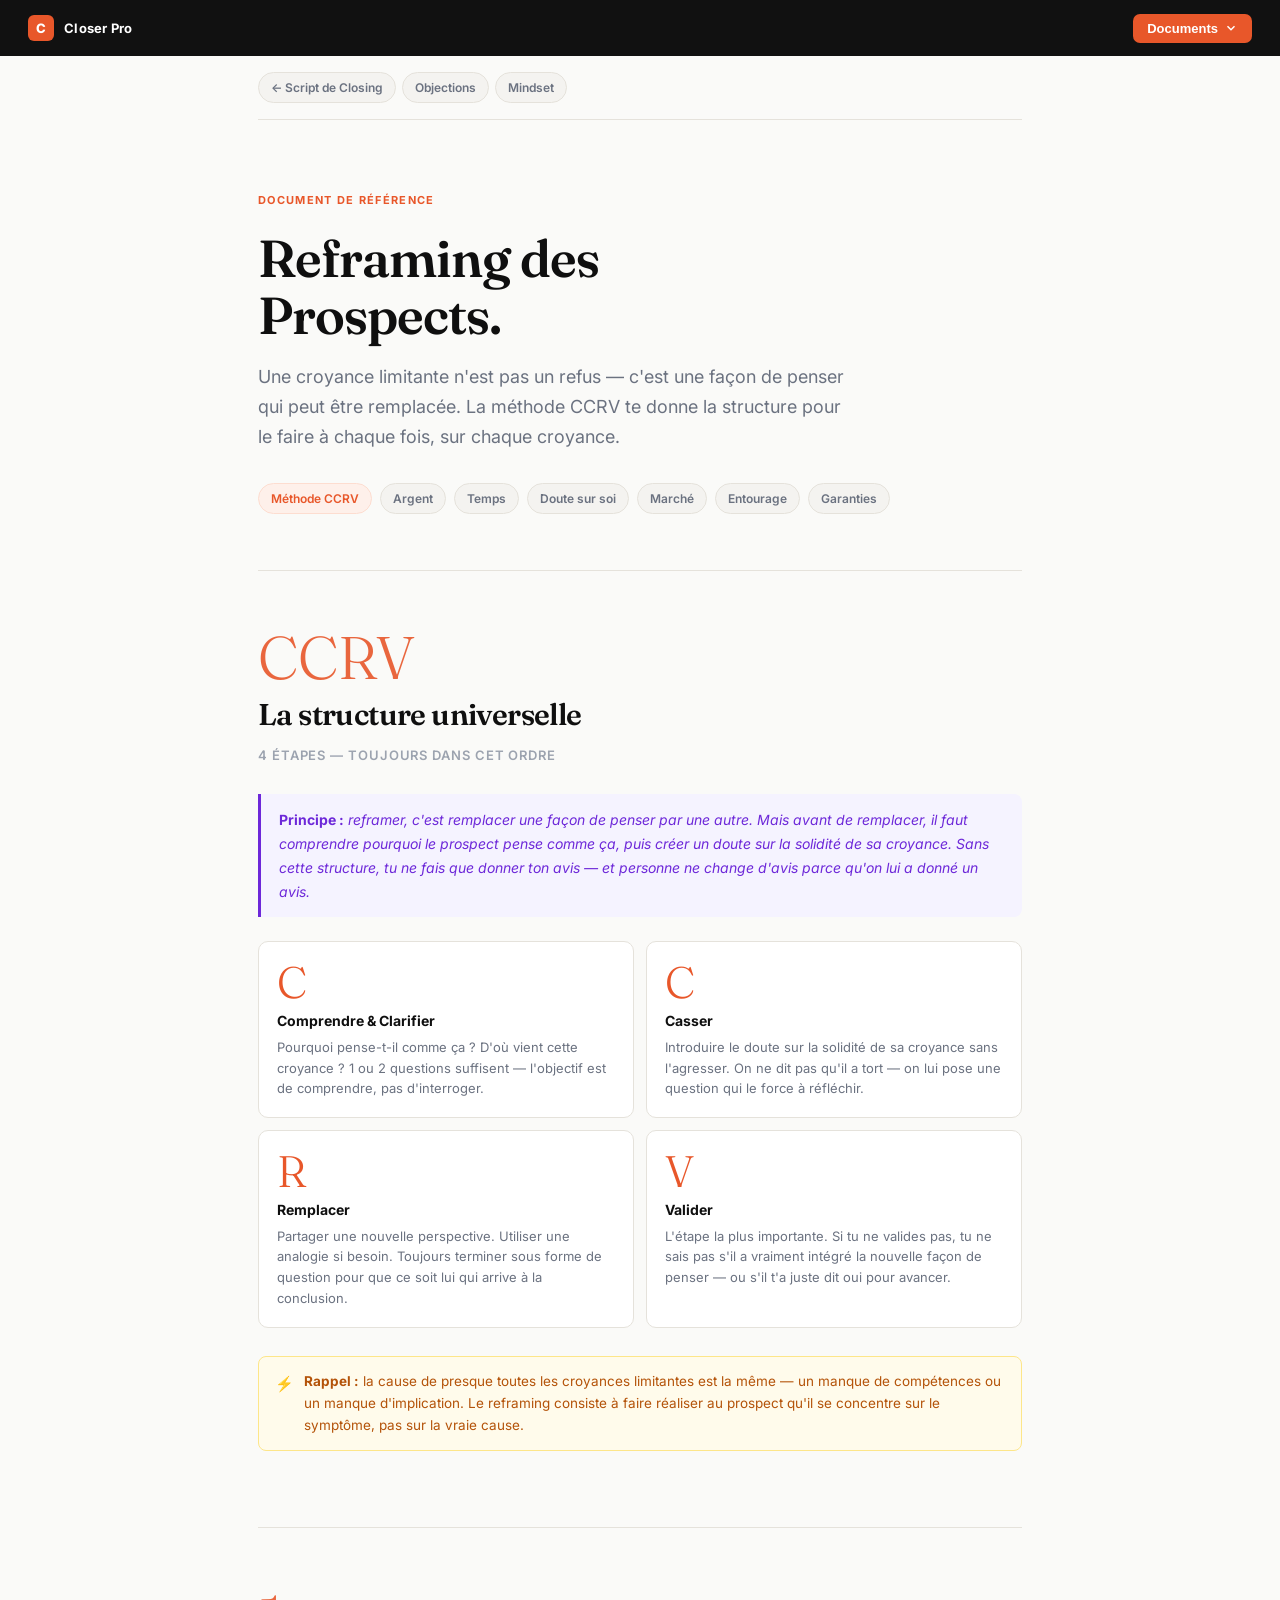
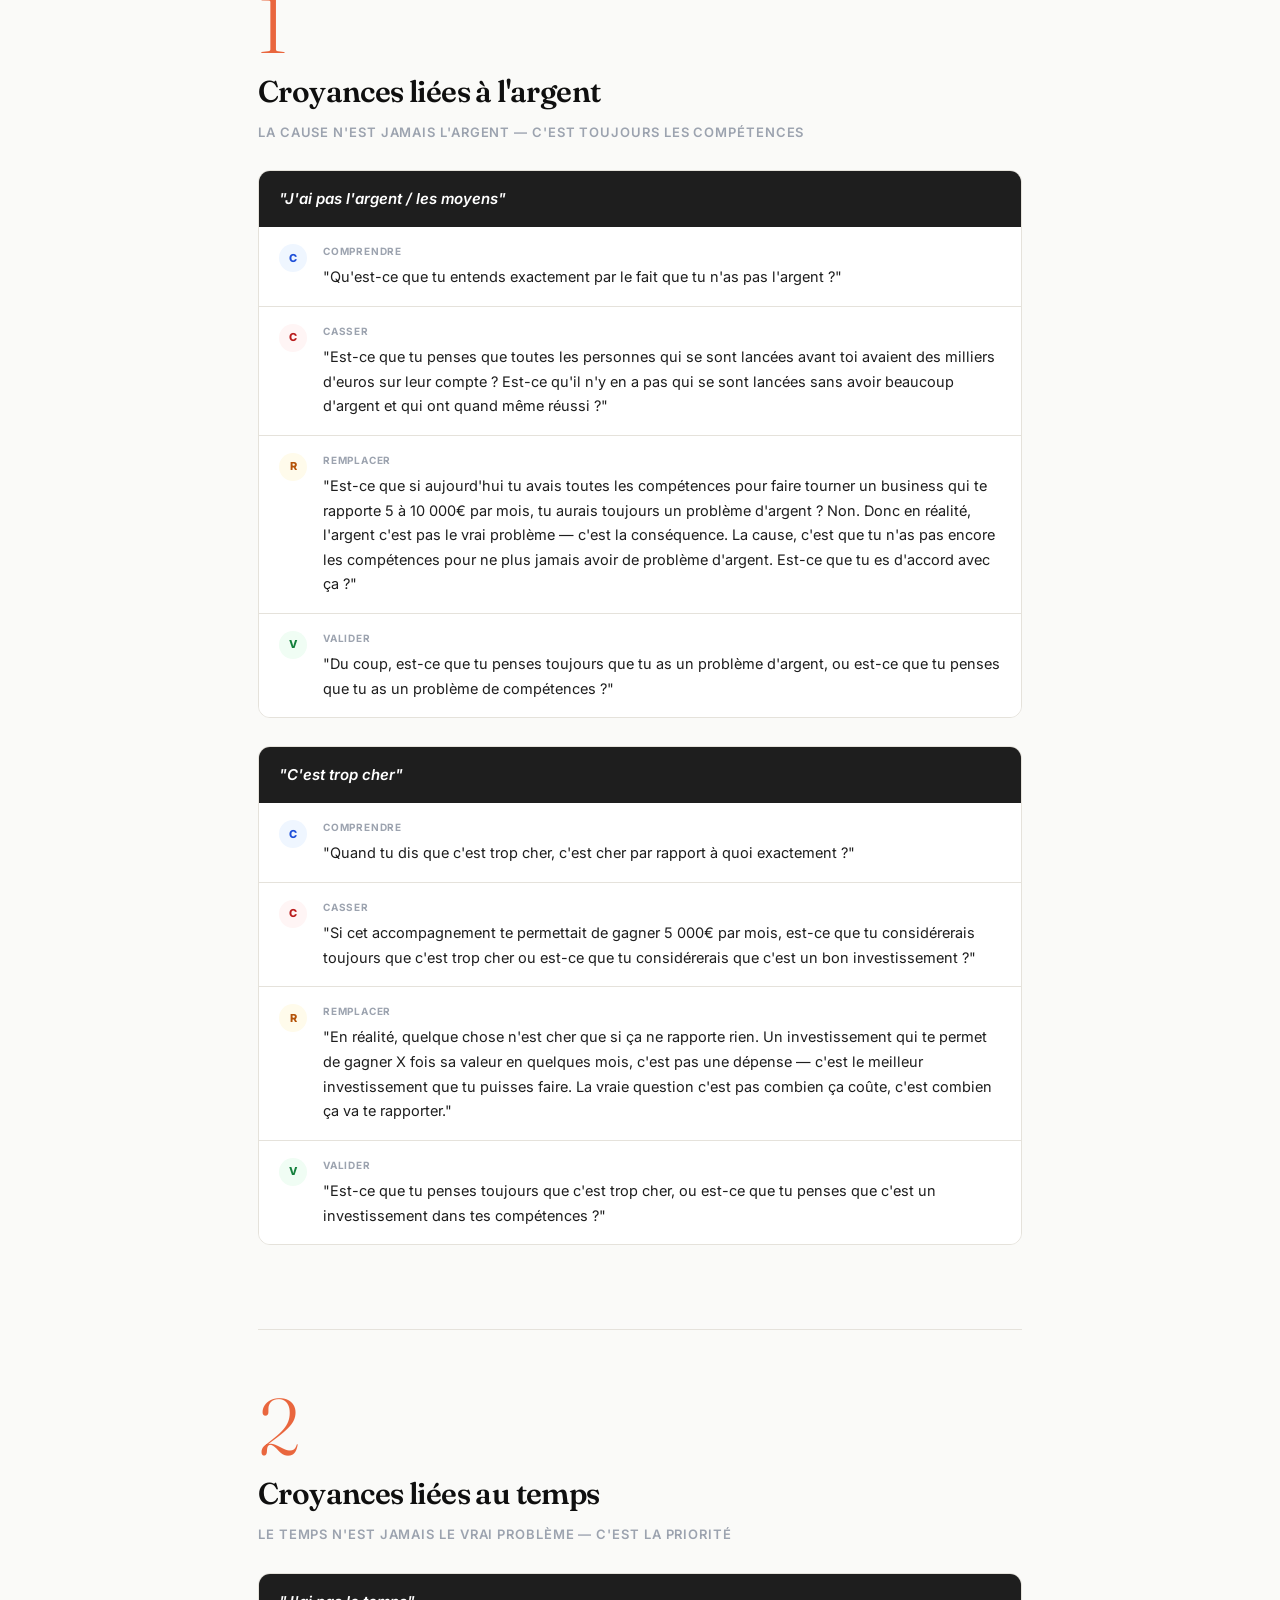
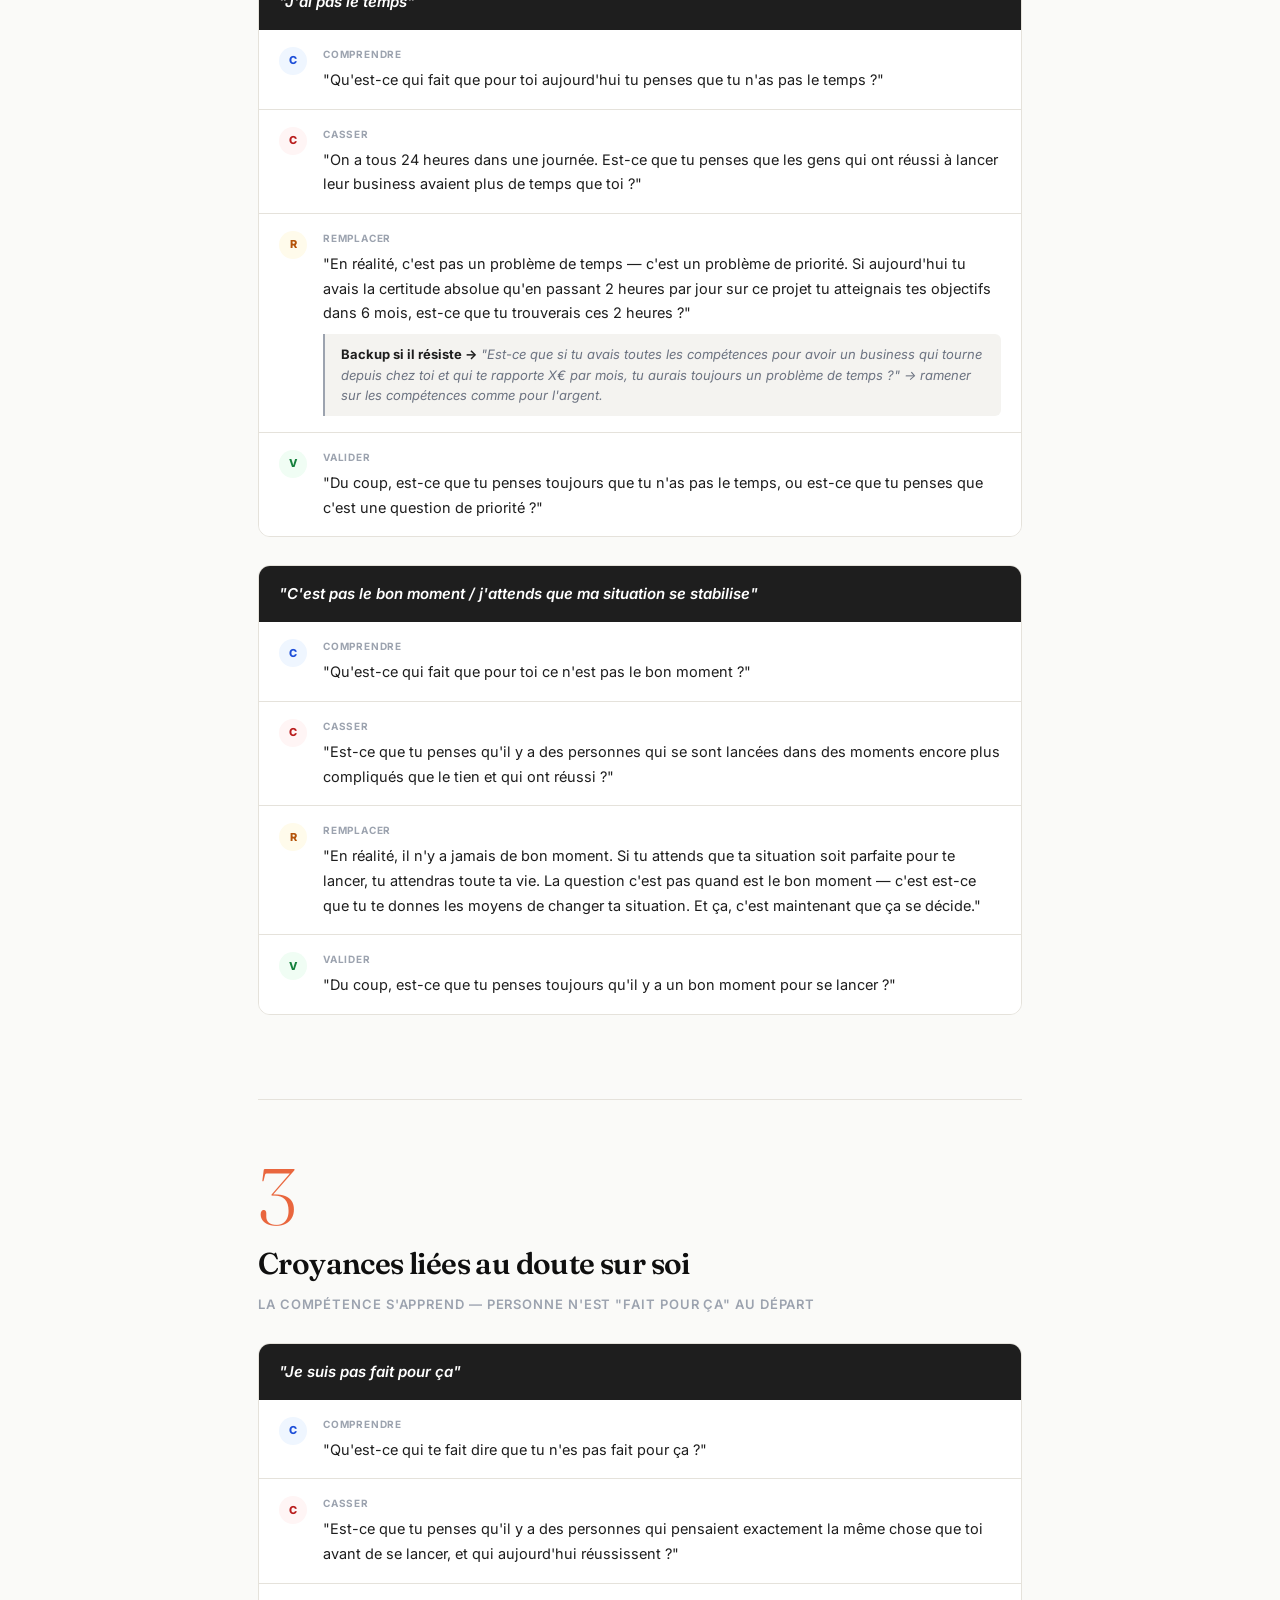
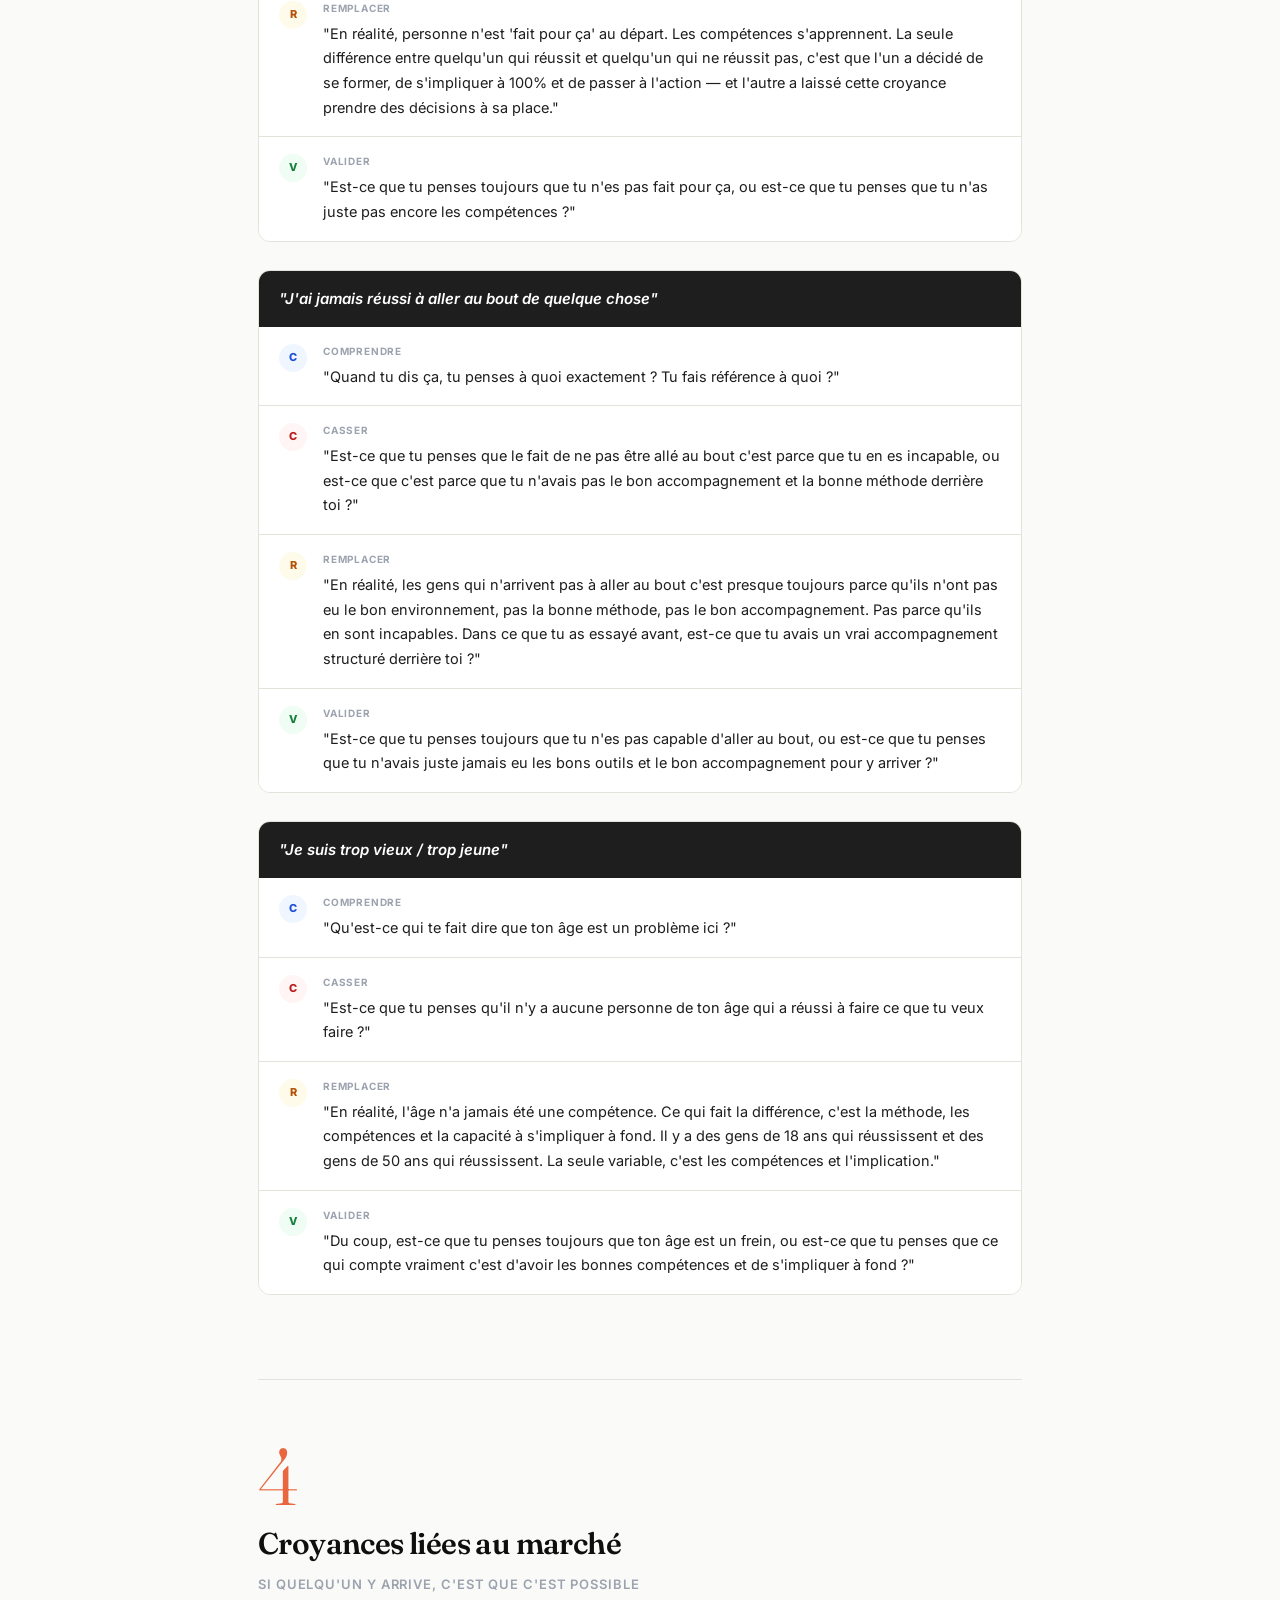
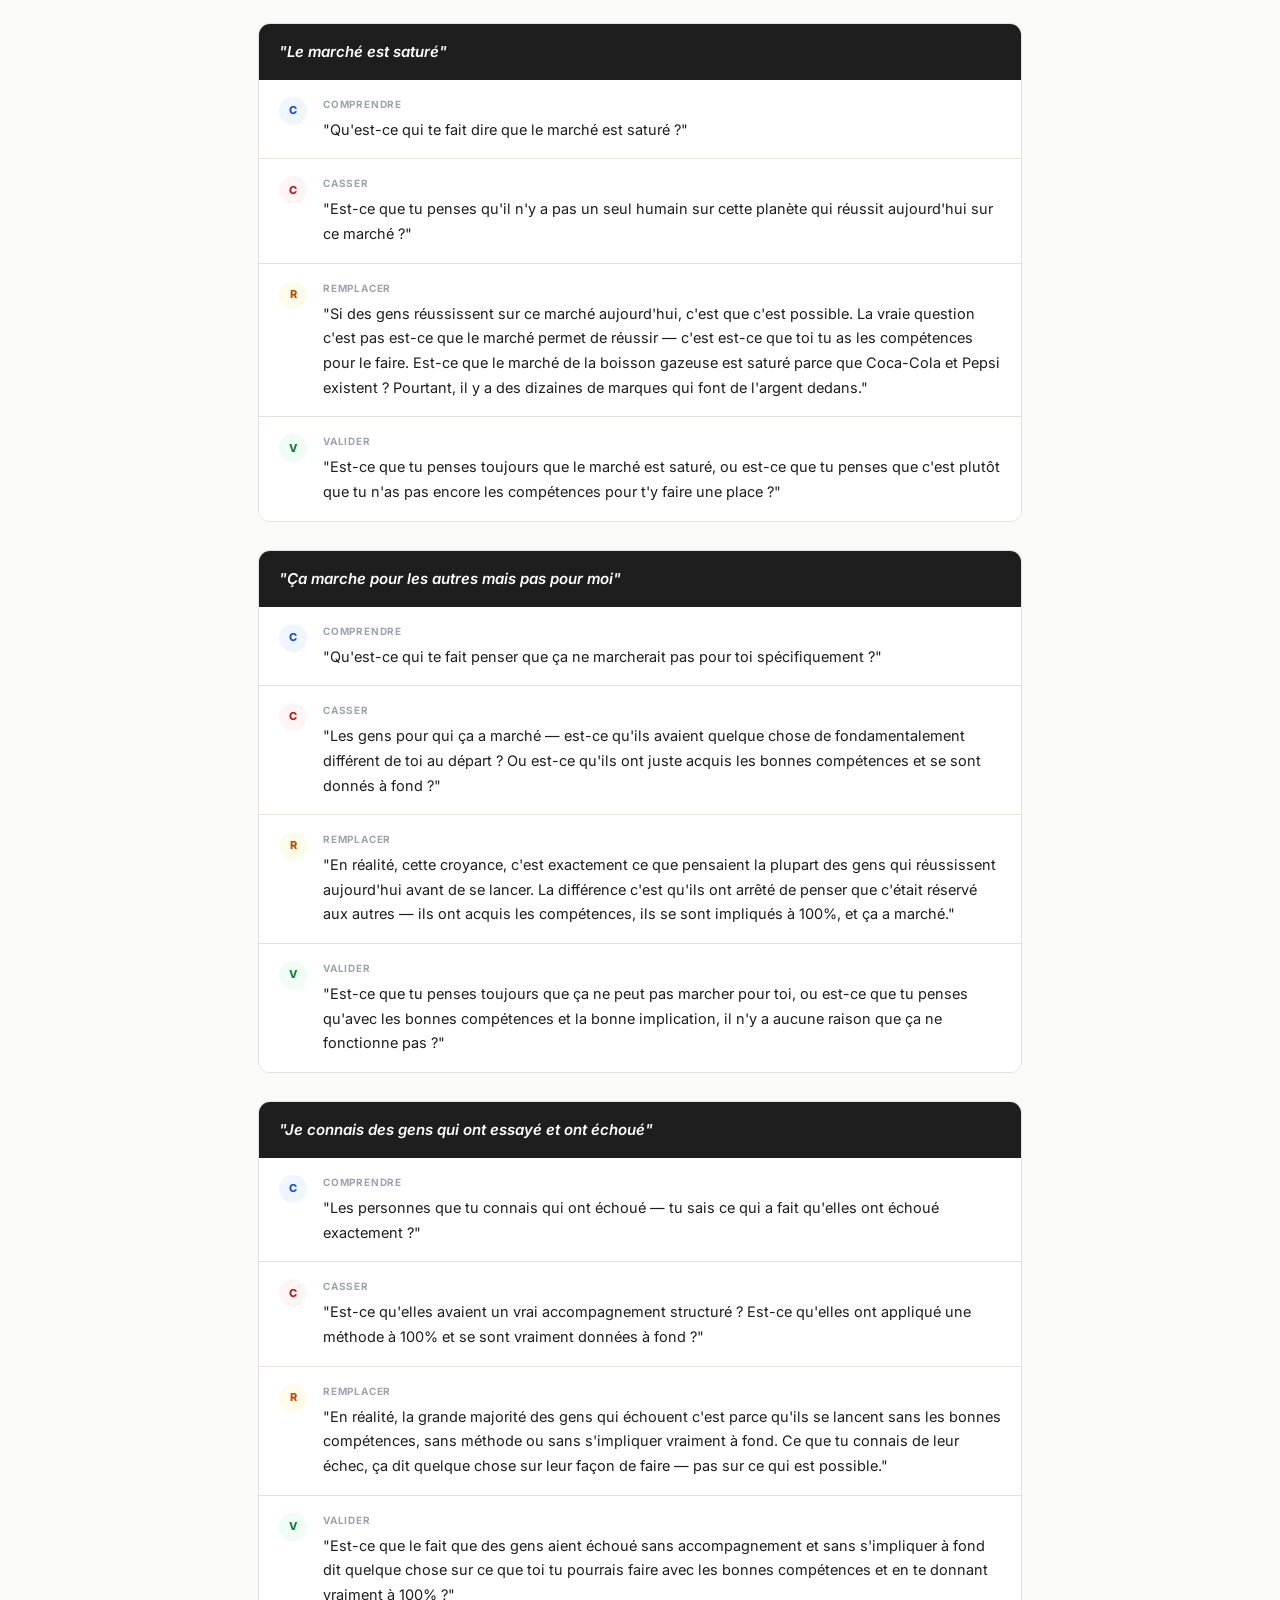
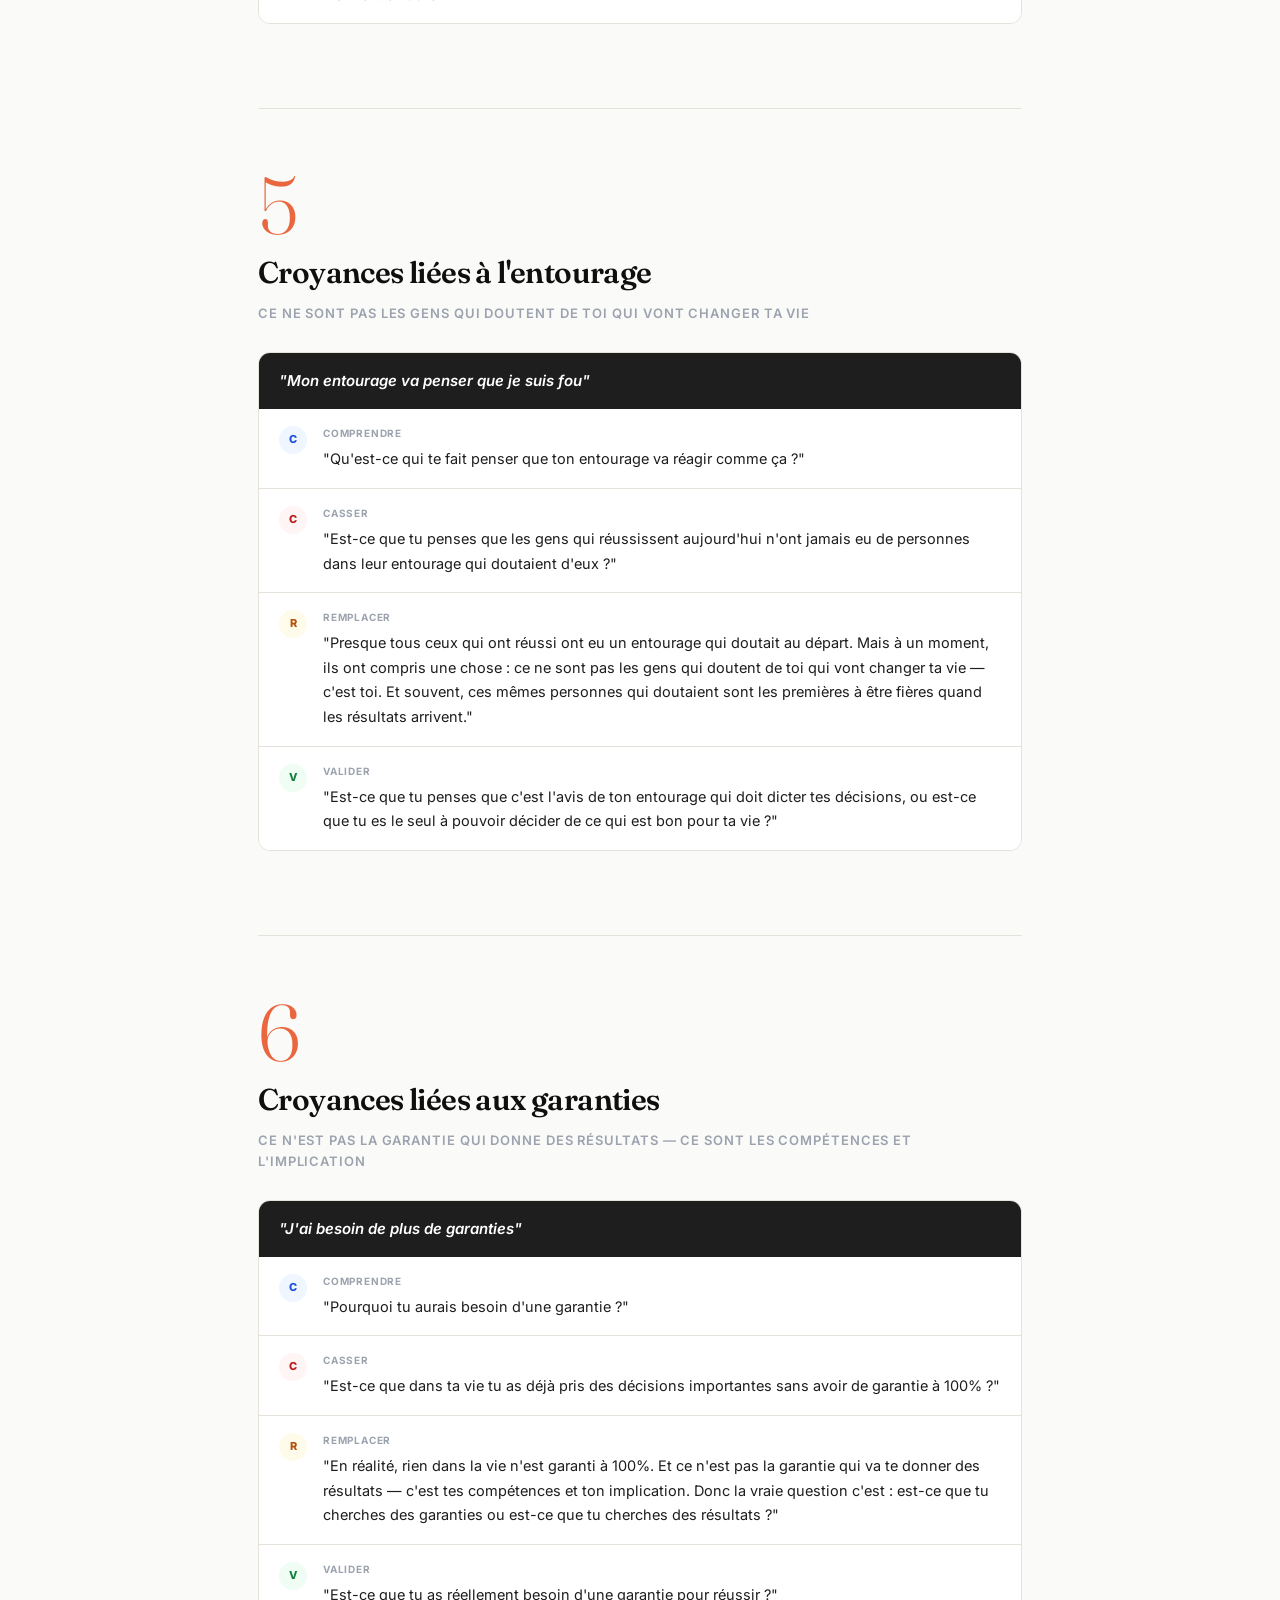
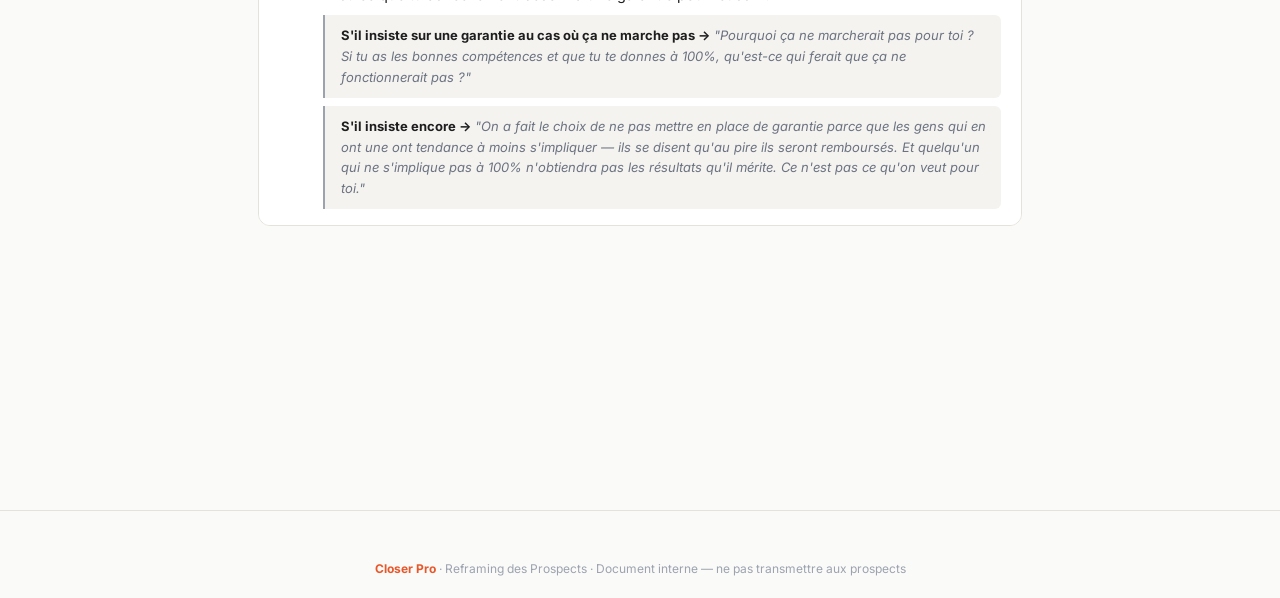
<file: docs/Reframing.html>
<!DOCTYPE html>
<html lang="fr">
<head>
<meta charset="UTF-8">
<meta name="viewport" content="width=device-width, initial-scale=1.0">
<title>Reframing des Prospects · Closer Pro</title>
<link rel="preconnect" href="https://fonts.googleapis.com">
<link href="https://fonts.googleapis.com/css2?family=Inter:wght@300;400;500;600;700;800&family=Fraunces:ital,opsz,wght@0,9..144,300;0,9..144,600;1,9..144,300;1,9..144,400&display=swap" rel="stylesheet">
<style>
  *, *::before, *::after { box-sizing: border-box; margin: 0; padding: 0; }
  :root {
    --orange: #E8572A; --orange-light: #FEF0EA; --orange-mid: #FDDDD0;
    --dark: #0F0F0F; --dark-mid: #1E1E1E; --gray: #6B7280; --gray-light: #9CA3AF;
    --bg: #FAFAF8; --bg-section: #F4F3F0; --border: #E5E2DB;
    --purple: #6D28D9; --purple-light: #F5F3FF;
    --green: #15803D; --green-light: #F0FDF4;
    --amber: #B45309; --amber-light: #FFFBEB;
    --red: #B91C1C; --red-light: #FFF5F5;
    --blue: #1D4ED8; --blue-light: #EFF6FF;
  }
  html { font-size: 16px; scroll-behavior: smooth; }
  body { font-family: 'Inter', sans-serif; background: var(--bg); color: var(--dark); line-height: 1.6; -webkit-font-smoothing: antialiased; }
  .page-wrap { max-width: 820px; margin: 0 auto; padding: 0 28px 120px; }

  .site-header { background: var(--dark); padding: 14px 28px; display: flex; align-items: center; justify-content: space-between; position: sticky; top: 0; z-index: 100; }
  .site-header .brand { font-size: 12px; font-weight: 700; color: #fff; letter-spacing: .1em; text-transform: uppercase; }
  .site-header .meta { font-size: 11px; color: #6B7280; }

  .doc-nav { display: flex; gap: 6px; padding: 16px 0; border-bottom: 1px solid var(--border); flex-wrap: wrap; }
  .doc-nav a { font-size: 12px; font-weight: 600; color: var(--gray); text-decoration: none; padding: 5px 12px; border-radius: 100px; border: 1px solid var(--border); background: var(--bg-section); transition: all .15s; }
  .doc-nav a:hover { color: var(--orange); border-color: var(--orange-mid); background: var(--orange-light); }

  .hero { padding: 72px 0 56px; border-bottom: 1px solid var(--border); }
  .hero-eyebrow { font-size: 11px; font-weight: 700; letter-spacing: .12em; text-transform: uppercase; color: var(--orange); margin-bottom: 20px; }
  .hero h1 { font-family: 'Fraunces', serif; font-size: 52px; font-weight: 600; line-height: 1.1; letter-spacing: -.02em; color: var(--dark); margin-bottom: 18px; }
  .hero-sub { font-size: 18px; color: var(--gray); max-width: 600px; line-height: 1.65; margin-bottom: 32px; }
  .hero-tags { display: flex; flex-wrap: wrap; gap: 8px; }
  .tag { font-size: 12px; font-weight: 600; padding: 5px 12px; border-radius: 100px; background: var(--bg-section); color: var(--gray); border: 1px solid var(--border); }
  .tag.accent { background: var(--orange-light); color: var(--orange); border-color: var(--orange-mid); }

  /* MÉTHODE CCRV */
  .ccrv { display: grid; grid-template-columns: 1fr 1fr; gap: 12px; margin-bottom: 28px; }
  .ccrv-card { border-radius: 10px; padding: 18px; border: 1px solid var(--border); background: #fff; }
  .ccrv-num { font-family: 'Fraunces', serif; font-size: 44px; font-weight: 300; color: var(--orange); line-height: 1; margin-bottom: 6px; }
  .ccrv-title { font-size: 14px; font-weight: 700; color: var(--dark); margin-bottom: 4px; }
  .ccrv-desc { font-size: 13px; color: var(--gray); line-height: 1.6; }

  /* SECTIONS */
  .section { padding: 56px 0; border-bottom: 1px solid var(--border); }
  .section:last-of-type { border-bottom: none; }
  .section-num { font-family: 'Fraunces', serif; font-size: 80px; font-weight: 300; color: var(--orange); line-height: 1; margin-bottom: 4px; opacity: .9; }
  .section-title { font-family: 'Fraunces', serif; font-size: 30px; font-weight: 600; letter-spacing: -.02em; color: var(--dark); margin-bottom: 6px; }
  .section-sub { font-size: 13px; font-weight: 600; letter-spacing: .07em; text-transform: uppercase; color: var(--gray-light); margin-bottom: 28px; }

  /* CROYANCE CARD */
  .croyance { border: 1px solid var(--border); border-radius: 12px; overflow: hidden; margin-bottom: 28px; }
  .croyance-header { padding: 16px 20px; background: var(--dark-mid); display: flex; align-items: center; gap: 10px; }
  .croyance-title { font-size: 15px; font-weight: 600; color: #fff; font-style: italic; }
  .croyance-body { background: #fff; }

  /* ÉTAPES CCRV dans la carte */
  .step { padding: 16px 20px; border-bottom: 1px solid var(--border); display: flex; gap: 16px; align-items: flex-start; }
  .step:last-child { border-bottom: none; }
  .step-badge { flex-shrink: 0; width: 28px; height: 28px; border-radius: 50%; display: flex; align-items: center; justify-content: center; font-size: 11px; font-weight: 800; margin-top: 1px; }
  .step-badge.c1 { background: var(--blue-light); color: var(--blue); }
  .step-badge.c2 { background: var(--red-light); color: var(--red); }
  .step-badge.r { background: var(--amber-light); color: var(--amber); }
  .step-badge.v { background: var(--green-light); color: var(--green); }
  .step-content { flex: 1; }
  .step-label { font-size: 10px; font-weight: 700; letter-spacing: .08em; text-transform: uppercase; color: var(--gray-light); margin-bottom: 6px; }
  .step-text { font-size: 14.5px; color: var(--dark-mid); line-height: 1.7; }
  .step-text em { font-style: italic; color: var(--orange); font-weight: 600; }

  /* IF BLOCK */
  .if-block { padding: 10px 14px 10px 16px; border-left: 2px solid var(--gray-light); margin: 8px 0 0; font-size: 13px; color: var(--gray); font-style: italic; background: var(--bg-section); border-radius: 0 6px 6px 0; line-height: 1.6; }
  .if-block strong { font-style: normal; color: var(--dark-mid); }

  /* BLOCKS */
  .why-box { background: var(--purple-light); border-left: 3px solid var(--purple); padding: 14px 18px; border-radius: 0 8px 8px 0; margin-bottom: 24px; font-size: 14px; color: var(--purple); font-style: italic; line-height: 1.7; }
  .why-box strong { font-style: normal; font-weight: 700; }

  .alert { padding: 13px 16px; border-radius: 8px; font-size: 13.5px; line-height: 1.65; margin-bottom: 20px; display: flex; gap: 10px; align-items: flex-start; }
  .alert-icon { font-size: 15px; flex-shrink: 0; margin-top: 2px; }
  .alert.amber { background: var(--amber-light); color: var(--amber); border: 1px solid #FDE68A; }
  .alert.green { background: var(--green-light); color: var(--green); border: 1px solid #BBF7D0; }
  .alert.blue { background: var(--blue-light); color: var(--blue); border: 1px solid #BFDBFE; }
  .alert strong { font-weight: 700; }

  /* CATÉGORIES */
  .cat-title { font-size: 11px; font-weight: 700; letter-spacing: .1em; text-transform: uppercase; color: var(--gray-light); margin-bottom: 16px; display: flex; align-items: center; gap: 8px; }
  .cat-title::after { content: ''; flex: 1; height: 1px; background: var(--border); }

  .page-footer { text-align: center; padding: 48px 0 20px; border-top: 1px solid var(--border); margin-top: 80px; font-size: 12px; color: var(--gray-light); }
  .page-footer strong { color: var(--orange); }

  

  /* ── HEADER ── */
  .site-header {
    background: #111111 !important;
    padding: 0 28px !important;
    height: 56px !important;
    display: flex !important;
    align-items: center !important;
    justify-content: space-between !important;
    position: sticky !important;
    top: 0 !important;
    z-index: 200 !important;
  }
  .dropdown { position: relative; }
  .dropdown-btn {
    font-size: 13px; font-weight: 600; color: #fff;
    background: #E8572A; border: none; padding: 7px 14px;
    border-radius: 7px; cursor: pointer; display: flex;
    align-items: center; gap: 6px;
  }
  .dropdown-btn:hover { opacity: .88; }
  .dropdown-menu {
    position: absolute; top: calc(100% + 8px); right: 0;
    background: #fff; border: 1px solid #E5E2DB;
    border-radius: 12px; box-shadow: 0 8px 32px rgba(0,0,0,.14);
    min-width: 260px; padding: 8px; display: none; z-index: 9999;
  }
  .dropdown.open .dropdown-menu { display: block !important; }
  .dropdown-section-label {
    font-size: 10px; font-weight: 700; letter-spacing: .08em;
    text-transform: uppercase; color: #9CA3AF; padding: 8px 10px 4px;
  }
  .dropdown-item {
    display: flex; align-items: center; gap: 10px;
    padding: 9px 10px; border-radius: 7px; text-decoration: none;
    color: #0F0F0F; font-size: 13.5px; font-weight: 500;
  }
  .dropdown-item:hover { background: #F4F3F0; }
  .dropdown-item-icon {
    width: 26px; height: 26px; border-radius: 6px;
    display: flex; align-items: center; justify-content: center;
    font-size: 13px; flex-shrink: 0;
  }
  .dropdown-divider { height: 1px; background: #E5E2DB; margin: 6px 0; }

</style>
</head>
<body>

    <header class="site-header">
    <a href="index.html" style="display:flex;align-items:center;gap:10px;text-decoration:none;">
      <div style="width:26px;height:26px;background:#E8572A;border-radius:6px;display:flex;align-items:center;justify-content:center;font-size:13px;font-weight:800;color:#fff;flex-shrink:0;">C</div>
      <span style="font-size:13px;font-weight:700;color:#fff;letter-spacing:.02em;">Closer Pro</span>
    </a>
    <div class="dropdown" id="dropdown">
      <button class="dropdown-btn" onclick="toggleDropdown()">
        Documents
        <svg viewBox="0 0 24 24" fill="none" stroke="currentColor" stroke-width="2.5" style="width:14px;height:14px;transition:transform .2s"><path d="M6 9l6 6 6-6"/></svg>
      </button>
      <div class="dropdown-menu">
        <div class="dropdown-section-label">Méthode</div>
        <a class="dropdown-item" href="Script_Closing_Pro.html"><div class="dropdown-item-icon" style="background:#FEF0EA">📋</div>Script de Closing</a>
        <a class="dropdown-item" href="Traitement_Objections.html"><div class="dropdown-item-icon" style="background:#FFF5F5">🛡️</div>Traitement des Objections</a>
        <a class="dropdown-item" href="Reframing.html"><div class="dropdown-item-icon" style="background:#F5F3FF">🧠</div>Reframing des Prospects</a>
        <div class="dropdown-divider"></div>
        <div class="dropdown-section-label">Mindset</div>
        <a class="dropdown-item" href="Mindset.html"><div class="dropdown-item-icon" style="background:#F0FDF4">🔥</div>Mindset & Croyances</a>
        <div class="dropdown-divider"></div>
        <div class="dropdown-section-label">Process</div>
        <a class="dropdown-item" href="Script_Setting.html"><div class="dropdown-item-icon" style="background:#EFF6FF">📞</div>Script Setting</a>
        <a class="dropdown-item" href="Process_Challenge.html"><div class="dropdown-item-icon" style="background:#FFFBEB">⚡</div>Process Challenge</a>
        <a class="dropdown-item" href="Comment_Trouver_une_Offre.html"><div class="dropdown-item-icon" style="background:#F0FDF4">🎯</div>Comment Trouver une Offre</a>
        <div class="dropdown-divider"></div>
        <a class="dropdown-item" href="index.html"><div class="dropdown-item-icon" style="background:#F4F3F0">🏠</div>← Accueil</a>
      </div>
    </div>
  </header>

<div class="page-wrap">

  <div class="doc-nav">
    <a href="Script_Closing_Pro.html">← Script de Closing</a>
    <a href="Traitement_Objections.html">Objections</a>
    <a href="Mindset.html">Mindset</a>
  </div>

  <!-- HERO -->
  <div class="hero">
    <div class="hero-eyebrow">Document de référence</div>
    <h1>Reframing des<br>Prospects.</h1>
    <p class="hero-sub">Une croyance limitante n'est pas un refus — c'est une façon de penser qui peut être remplacée. La méthode CCRV te donne la structure pour le faire à chaque fois, sur chaque croyance.</p>
    <div class="hero-tags">
      <span class="tag accent">Méthode CCRV</span>
      <span class="tag">Argent</span>
      <span class="tag">Temps</span>
      <span class="tag">Doute sur soi</span>
      <span class="tag">Marché</span>
      <span class="tag">Entourage</span>
      <span class="tag">Garanties</span>
    </div>
  </div>

  <!-- MÉTHODE CCRV -->
  <div class="section">
    <div class="section-num" style="font-size:60px">CCRV</div>
    <div class="section-title">La structure universelle</div>
    <div class="section-sub">4 étapes — toujours dans cet ordre</div>

    <div class="why-box">
      <strong>Principe :</strong> reframer, c'est remplacer une façon de penser par une autre. Mais avant de remplacer, il faut comprendre pourquoi le prospect pense comme ça, puis créer un doute sur la solidité de sa croyance. Sans cette structure, tu ne fais que donner ton avis — et personne ne change d'avis parce qu'on lui a donné un avis.
    </div>

    <div class="ccrv">
      <div class="ccrv-card">
        <div class="ccrv-num">C</div>
        <div class="ccrv-title">Comprendre & Clarifier</div>
        <div class="ccrv-desc">Pourquoi pense-t-il comme ça ? D'où vient cette croyance ? 1 ou 2 questions suffisent — l'objectif est de comprendre, pas d'interroger.</div>
      </div>
      <div class="ccrv-card">
        <div class="ccrv-num">C</div>
        <div class="ccrv-title">Casser</div>
        <div class="ccrv-desc">Introduire le doute sur la solidité de sa croyance sans l'agresser. On ne dit pas qu'il a tort — on lui pose une question qui le force à réfléchir.</div>
      </div>
      <div class="ccrv-card">
        <div class="ccrv-num">R</div>
        <div class="ccrv-title">Remplacer</div>
        <div class="ccrv-desc">Partager une nouvelle perspective. Utiliser une analogie si besoin. Toujours terminer sous forme de question pour que ce soit lui qui arrive à la conclusion.</div>
      </div>
      <div class="ccrv-card">
        <div class="ccrv-num">V</div>
        <div class="ccrv-title">Valider</div>
        <div class="ccrv-desc">L'étape la plus importante. Si tu ne valides pas, tu ne sais pas s'il a vraiment intégré la nouvelle façon de penser — ou s'il t'a juste dit oui pour avancer.</div>
      </div>
    </div>

    <div class="alert amber">
      <span class="alert-icon">⚡</span>
      <div><strong>Rappel :</strong> la cause de presque toutes les croyances limitantes est la même — un manque de compétences ou un manque d'implication. Le reframing consiste à faire réaliser au prospect qu'il se concentre sur le symptôme, pas sur la vraie cause.</div>
    </div>
  </div>

  <!-- CROYANCES ARGENT -->
  <div class="section">
    <div class="section-num">1</div>
    <div class="section-title">Croyances liées à l'argent</div>
    <div class="section-sub">La cause n'est jamais l'argent — c'est toujours les compétences</div>

    <div class="croyance">
      <div class="croyance-header"><div class="croyance-title">"J'ai pas l'argent / les moyens"</div></div>
      <div class="croyance-body">
        <div class="step">
          <div class="step-badge c1">C</div>
          <div class="step-content">
            <div class="step-label">Comprendre</div>
            <div class="step-text">"Qu'est-ce que tu entends exactement par le fait que tu n'as pas l'argent ?"</div>
          </div>
        </div>
        <div class="step">
          <div class="step-badge c2">C</div>
          <div class="step-content">
            <div class="step-label">Casser</div>
            <div class="step-text">"Est-ce que tu penses que toutes les personnes qui se sont lancées avant toi avaient des milliers d'euros sur leur compte ? Est-ce qu'il n'y en a pas qui se sont lancées sans avoir beaucoup d'argent et qui ont quand même réussi ?"</div>
          </div>
        </div>
        <div class="step">
          <div class="step-badge r">R</div>
          <div class="step-content">
            <div class="step-label">Remplacer</div>
            <div class="step-text">"Est-ce que si aujourd'hui tu avais toutes les compétences pour faire tourner un business qui te rapporte 5 à 10 000€ par mois, tu aurais toujours un problème d'argent ? Non. Donc en réalité, l'argent c'est pas le vrai problème — c'est la conséquence. La cause, c'est que tu n'as pas encore les compétences pour ne plus jamais avoir de problème d'argent. Est-ce que tu es d'accord avec ça ?"</div>
          </div>
        </div>
        <div class="step">
          <div class="step-badge v">V</div>
          <div class="step-content">
            <div class="step-label">Valider</div>
            <div class="step-text">"Du coup, est-ce que tu penses toujours que tu as un problème d'argent, ou est-ce que tu penses que tu as un problème de compétences ?"</div>
          </div>
        </div>
      </div>
    </div>

    <div class="croyance">
      <div class="croyance-header"><div class="croyance-title">"C'est trop cher"</div></div>
      <div class="croyance-body">
        <div class="step">
          <div class="step-badge c1">C</div>
          <div class="step-content">
            <div class="step-label">Comprendre</div>
            <div class="step-text">"Quand tu dis que c'est trop cher, c'est cher par rapport à quoi exactement ?"</div>
          </div>
        </div>
        <div class="step">
          <div class="step-badge c2">C</div>
          <div class="step-content">
            <div class="step-label">Casser</div>
            <div class="step-text">"Si cet accompagnement te permettait de gagner 5 000€ par mois, est-ce que tu considérerais toujours que c'est trop cher ou est-ce que tu considérerais que c'est un bon investissement ?"</div>
          </div>
        </div>
        <div class="step">
          <div class="step-badge r">R</div>
          <div class="step-content">
            <div class="step-label">Remplacer</div>
            <div class="step-text">"En réalité, quelque chose n'est cher que si ça ne rapporte rien. Un investissement qui te permet de gagner X fois sa valeur en quelques mois, c'est pas une dépense — c'est le meilleur investissement que tu puisses faire. La vraie question c'est pas combien ça coûte, c'est combien ça va te rapporter."</div>
          </div>
        </div>
        <div class="step">
          <div class="step-badge v">V</div>
          <div class="step-content">
            <div class="step-label">Valider</div>
            <div class="step-text">"Est-ce que tu penses toujours que c'est trop cher, ou est-ce que tu penses que c'est un investissement dans tes compétences ?"</div>
          </div>
        </div>
      </div>
    </div>
  </div>

  <!-- CROYANCES TEMPS -->
  <div class="section">
    <div class="section-num">2</div>
    <div class="section-title">Croyances liées au temps</div>
    <div class="section-sub">Le temps n'est jamais le vrai problème — c'est la priorité</div>

    <div class="croyance">
      <div class="croyance-header"><div class="croyance-title">"J'ai pas le temps"</div></div>
      <div class="croyance-body">
        <div class="step">
          <div class="step-badge c1">C</div>
          <div class="step-content">
            <div class="step-label">Comprendre</div>
            <div class="step-text">"Qu'est-ce qui fait que pour toi aujourd'hui tu penses que tu n'as pas le temps ?"</div>
          </div>
        </div>
        <div class="step">
          <div class="step-badge c2">C</div>
          <div class="step-content">
            <div class="step-label">Casser</div>
            <div class="step-text">"On a tous 24 heures dans une journée. Est-ce que tu penses que les gens qui ont réussi à lancer leur business avaient plus de temps que toi ?"</div>
          </div>
        </div>
        <div class="step">
          <div class="step-badge r">R</div>
          <div class="step-content">
            <div class="step-label">Remplacer</div>
            <div class="step-text">"En réalité, c'est pas un problème de temps — c'est un problème de priorité. Si aujourd'hui tu avais la certitude absolue qu'en passant 2 heures par jour sur ce projet tu atteignais tes objectifs dans 6 mois, est-ce que tu trouverais ces 2 heures ?"</div>
            <div class="if-block"><strong>Backup si il résiste →</strong> "Est-ce que si tu avais toutes les compétences pour avoir un business qui tourne depuis chez toi et qui te rapporte X€ par mois, tu aurais toujours un problème de temps ?" → ramener sur les compétences comme pour l'argent.</div>
          </div>
        </div>
        <div class="step">
          <div class="step-badge v">V</div>
          <div class="step-content">
            <div class="step-label">Valider</div>
            <div class="step-text">"Du coup, est-ce que tu penses toujours que tu n'as pas le temps, ou est-ce que tu penses que c'est une question de priorité ?"</div>
          </div>
        </div>
      </div>
    </div>

    <div class="croyance">
      <div class="croyance-header"><div class="croyance-title">"C'est pas le bon moment / j'attends que ma situation se stabilise"</div></div>
      <div class="croyance-body">
        <div class="step">
          <div class="step-badge c1">C</div>
          <div class="step-content">
            <div class="step-label">Comprendre</div>
            <div class="step-text">"Qu'est-ce qui fait que pour toi ce n'est pas le bon moment ?"</div>
          </div>
        </div>
        <div class="step">
          <div class="step-badge c2">C</div>
          <div class="step-content">
            <div class="step-label">Casser</div>
            <div class="step-text">"Est-ce que tu penses qu'il y a des personnes qui se sont lancées dans des moments encore plus compliqués que le tien et qui ont réussi ?"</div>
          </div>
        </div>
        <div class="step">
          <div class="step-badge r">R</div>
          <div class="step-content">
            <div class="step-label">Remplacer</div>
            <div class="step-text">"En réalité, il n'y a jamais de bon moment. Si tu attends que ta situation soit parfaite pour te lancer, tu attendras toute ta vie. La question c'est pas quand est le bon moment — c'est est-ce que tu te donnes les moyens de changer ta situation. Et ça, c'est maintenant que ça se décide."</div>
          </div>
        </div>
        <div class="step">
          <div class="step-badge v">V</div>
          <div class="step-content">
            <div class="step-label">Valider</div>
            <div class="step-text">"Du coup, est-ce que tu penses toujours qu'il y a un bon moment pour se lancer ?"</div>
          </div>
        </div>
      </div>
    </div>
  </div>

  <!-- CROYANCES DOUTE SUR SOI -->
  <div class="section">
    <div class="section-num">3</div>
    <div class="section-title">Croyances liées au doute sur soi</div>
    <div class="section-sub">La compétence s'apprend — personne n'est "fait pour ça" au départ</div>

    <div class="croyance">
      <div class="croyance-header"><div class="croyance-title">"Je suis pas fait pour ça"</div></div>
      <div class="croyance-body">
        <div class="step">
          <div class="step-badge c1">C</div>
          <div class="step-content">
            <div class="step-label">Comprendre</div>
            <div class="step-text">"Qu'est-ce qui te fait dire que tu n'es pas fait pour ça ?"</div>
          </div>
        </div>
        <div class="step">
          <div class="step-badge c2">C</div>
          <div class="step-content">
            <div class="step-label">Casser</div>
            <div class="step-text">"Est-ce que tu penses qu'il y a des personnes qui pensaient exactement la même chose que toi avant de se lancer, et qui aujourd'hui réussissent ?"</div>
          </div>
        </div>
        <div class="step">
          <div class="step-badge r">R</div>
          <div class="step-content">
            <div class="step-label">Remplacer</div>
            <div class="step-text">"En réalité, personne n'est 'fait pour ça' au départ. Les compétences s'apprennent. La seule différence entre quelqu'un qui réussit et quelqu'un qui ne réussit pas, c'est que l'un a décidé de se former, de s'impliquer à 100% et de passer à l'action — et l'autre a laissé cette croyance prendre des décisions à sa place."</div>
          </div>
        </div>
        <div class="step">
          <div class="step-badge v">V</div>
          <div class="step-content">
            <div class="step-label">Valider</div>
            <div class="step-text">"Est-ce que tu penses toujours que tu n'es pas fait pour ça, ou est-ce que tu penses que tu n'as juste pas encore les compétences ?"</div>
          </div>
        </div>
      </div>
    </div>

    <div class="croyance">
      <div class="croyance-header"><div class="croyance-title">"J'ai jamais réussi à aller au bout de quelque chose"</div></div>
      <div class="croyance-body">
        <div class="step">
          <div class="step-badge c1">C</div>
          <div class="step-content">
            <div class="step-label">Comprendre</div>
            <div class="step-text">"Quand tu dis ça, tu penses à quoi exactement ? Tu fais référence à quoi ?"</div>
          </div>
        </div>
        <div class="step">
          <div class="step-badge c2">C</div>
          <div class="step-content">
            <div class="step-label">Casser</div>
            <div class="step-text">"Est-ce que tu penses que le fait de ne pas être allé au bout c'est parce que tu en es incapable, ou est-ce que c'est parce que tu n'avais pas le bon accompagnement et la bonne méthode derrière toi ?"</div>
          </div>
        </div>
        <div class="step">
          <div class="step-badge r">R</div>
          <div class="step-content">
            <div class="step-label">Remplacer</div>
            <div class="step-text">"En réalité, les gens qui n'arrivent pas à aller au bout c'est presque toujours parce qu'ils n'ont pas eu le bon environnement, pas la bonne méthode, pas le bon accompagnement. Pas parce qu'ils en sont incapables. Dans ce que tu as essayé avant, est-ce que tu avais un vrai accompagnement structuré derrière toi ?"</div>
          </div>
        </div>
        <div class="step">
          <div class="step-badge v">V</div>
          <div class="step-content">
            <div class="step-label">Valider</div>
            <div class="step-text">"Est-ce que tu penses toujours que tu n'es pas capable d'aller au bout, ou est-ce que tu penses que tu n'avais juste jamais eu les bons outils et le bon accompagnement pour y arriver ?"</div>
          </div>
        </div>
      </div>
    </div>

    <div class="croyance">
      <div class="croyance-header"><div class="croyance-title">"Je suis trop vieux / trop jeune"</div></div>
      <div class="croyance-body">
        <div class="step">
          <div class="step-badge c1">C</div>
          <div class="step-content">
            <div class="step-label">Comprendre</div>
            <div class="step-text">"Qu'est-ce qui te fait dire que ton âge est un problème ici ?"</div>
          </div>
        </div>
        <div class="step">
          <div class="step-badge c2">C</div>
          <div class="step-content">
            <div class="step-label">Casser</div>
            <div class="step-text">"Est-ce que tu penses qu'il n'y a aucune personne de ton âge qui a réussi à faire ce que tu veux faire ?"</div>
          </div>
        </div>
        <div class="step">
          <div class="step-badge r">R</div>
          <div class="step-content">
            <div class="step-label">Remplacer</div>
            <div class="step-text">"En réalité, l'âge n'a jamais été une compétence. Ce qui fait la différence, c'est la méthode, les compétences et la capacité à s'impliquer à fond. Il y a des gens de 18 ans qui réussissent et des gens de 50 ans qui réussissent. La seule variable, c'est les compétences et l'implication."</div>
          </div>
        </div>
        <div class="step">
          <div class="step-badge v">V</div>
          <div class="step-content">
            <div class="step-label">Valider</div>
            <div class="step-text">"Du coup, est-ce que tu penses toujours que ton âge est un frein, ou est-ce que tu penses que ce qui compte vraiment c'est d'avoir les bonnes compétences et de s'impliquer à fond ?"</div>
          </div>
        </div>
      </div>
    </div>
  </div>

  <!-- CROYANCES MARCHÉ -->
  <div class="section">
    <div class="section-num">4</div>
    <div class="section-title">Croyances liées au marché</div>
    <div class="section-sub">Si quelqu'un y arrive, c'est que c'est possible</div>

    <div class="croyance">
      <div class="croyance-header"><div class="croyance-title">"Le marché est saturé"</div></div>
      <div class="croyance-body">
        <div class="step">
          <div class="step-badge c1">C</div>
          <div class="step-content">
            <div class="step-label">Comprendre</div>
            <div class="step-text">"Qu'est-ce qui te fait dire que le marché est saturé ?"</div>
          </div>
        </div>
        <div class="step">
          <div class="step-badge c2">C</div>
          <div class="step-content">
            <div class="step-label">Casser</div>
            <div class="step-text">"Est-ce que tu penses qu'il n'y a pas un seul humain sur cette planète qui réussit aujourd'hui sur ce marché ?"</div>
          </div>
        </div>
        <div class="step">
          <div class="step-badge r">R</div>
          <div class="step-content">
            <div class="step-label">Remplacer</div>
            <div class="step-text">"Si des gens réussissent sur ce marché aujourd'hui, c'est que c'est possible. La vraie question c'est pas est-ce que le marché permet de réussir — c'est est-ce que toi tu as les compétences pour le faire. Est-ce que le marché de la boisson gazeuse est saturé parce que Coca-Cola et Pepsi existent ? Pourtant, il y a des dizaines de marques qui font de l'argent dedans."</div>
          </div>
        </div>
        <div class="step">
          <div class="step-badge v">V</div>
          <div class="step-content">
            <div class="step-label">Valider</div>
            <div class="step-text">"Est-ce que tu penses toujours que le marché est saturé, ou est-ce que tu penses que c'est plutôt que tu n'as pas encore les compétences pour t'y faire une place ?"</div>
          </div>
        </div>
      </div>
    </div>

    <div class="croyance">
      <div class="croyance-header"><div class="croyance-title">"Ça marche pour les autres mais pas pour moi"</div></div>
      <div class="croyance-body">
        <div class="step">
          <div class="step-badge c1">C</div>
          <div class="step-content">
            <div class="step-label">Comprendre</div>
            <div class="step-text">"Qu'est-ce qui te fait penser que ça ne marcherait pas pour toi spécifiquement ?"</div>
          </div>
        </div>
        <div class="step">
          <div class="step-badge c2">C</div>
          <div class="step-content">
            <div class="step-label">Casser</div>
            <div class="step-text">"Les gens pour qui ça a marché — est-ce qu'ils avaient quelque chose de fondamentalement différent de toi au départ ? Ou est-ce qu'ils ont juste acquis les bonnes compétences et se sont donnés à fond ?"</div>
          </div>
        </div>
        <div class="step">
          <div class="step-badge r">R</div>
          <div class="step-content">
            <div class="step-label">Remplacer</div>
            <div class="step-text">"En réalité, cette croyance, c'est exactement ce que pensaient la plupart des gens qui réussissent aujourd'hui avant de se lancer. La différence c'est qu'ils ont arrêté de penser que c'était réservé aux autres — ils ont acquis les compétences, ils se sont impliqués à 100%, et ça a marché."</div>
          </div>
        </div>
        <div class="step">
          <div class="step-badge v">V</div>
          <div class="step-content">
            <div class="step-label">Valider</div>
            <div class="step-text">"Est-ce que tu penses toujours que ça ne peut pas marcher pour toi, ou est-ce que tu penses qu'avec les bonnes compétences et la bonne implication, il n'y a aucune raison que ça ne fonctionne pas ?"</div>
          </div>
        </div>
      </div>
    </div>

    <div class="croyance">
      <div class="croyance-header"><div class="croyance-title">"Je connais des gens qui ont essayé et ont échoué"</div></div>
      <div class="croyance-body">
        <div class="step">
          <div class="step-badge c1">C</div>
          <div class="step-content">
            <div class="step-label">Comprendre</div>
            <div class="step-text">"Les personnes que tu connais qui ont échoué — tu sais ce qui a fait qu'elles ont échoué exactement ?"</div>
          </div>
        </div>
        <div class="step">
          <div class="step-badge c2">C</div>
          <div class="step-content">
            <div class="step-label">Casser</div>
            <div class="step-text">"Est-ce qu'elles avaient un vrai accompagnement structuré ? Est-ce qu'elles ont appliqué une méthode à 100% et se sont vraiment données à fond ?"</div>
          </div>
        </div>
        <div class="step">
          <div class="step-badge r">R</div>
          <div class="step-content">
            <div class="step-label">Remplacer</div>
            <div class="step-text">"En réalité, la grande majorité des gens qui échouent c'est parce qu'ils se lancent sans les bonnes compétences, sans méthode ou sans s'impliquer vraiment à fond. Ce que tu connais de leur échec, ça dit quelque chose sur leur façon de faire — pas sur ce qui est possible."</div>
          </div>
        </div>
        <div class="step">
          <div class="step-badge v">V</div>
          <div class="step-content">
            <div class="step-label">Valider</div>
            <div class="step-text">"Est-ce que le fait que des gens aient échoué sans accompagnement et sans s'impliquer à fond dit quelque chose sur ce que toi tu pourrais faire avec les bonnes compétences et en te donnant vraiment à 100% ?"</div>
          </div>
        </div>
      </div>
    </div>
  </div>

  <!-- CROYANCES ENTOURAGE -->
  <div class="section">
    <div class="section-num">5</div>
    <div class="section-title">Croyances liées à l'entourage</div>
    <div class="section-sub">Ce ne sont pas les gens qui doutent de toi qui vont changer ta vie</div>

    <div class="croyance">
      <div class="croyance-header"><div class="croyance-title">"Mon entourage va penser que je suis fou"</div></div>
      <div class="croyance-body">
        <div class="step">
          <div class="step-badge c1">C</div>
          <div class="step-content">
            <div class="step-label">Comprendre</div>
            <div class="step-text">"Qu'est-ce qui te fait penser que ton entourage va réagir comme ça ?"</div>
          </div>
        </div>
        <div class="step">
          <div class="step-badge c2">C</div>
          <div class="step-content">
            <div class="step-label">Casser</div>
            <div class="step-text">"Est-ce que tu penses que les gens qui réussissent aujourd'hui n'ont jamais eu de personnes dans leur entourage qui doutaient d'eux ?"</div>
          </div>
        </div>
        <div class="step">
          <div class="step-badge r">R</div>
          <div class="step-content">
            <div class="step-label">Remplacer</div>
            <div class="step-text">"Presque tous ceux qui ont réussi ont eu un entourage qui doutait au départ. Mais à un moment, ils ont compris une chose : ce ne sont pas les gens qui doutent de toi qui vont changer ta vie — c'est toi. Et souvent, ces mêmes personnes qui doutaient sont les premières à être fières quand les résultats arrivent."</div>
          </div>
        </div>
        <div class="step">
          <div class="step-badge v">V</div>
          <div class="step-content">
            <div class="step-label">Valider</div>
            <div class="step-text">"Est-ce que tu penses que c'est l'avis de ton entourage qui doit dicter tes décisions, ou est-ce que tu es le seul à pouvoir décider de ce qui est bon pour ta vie ?"</div>
          </div>
        </div>
      </div>
    </div>
  </div>

  <!-- CROYANCES GARANTIES -->
  <div class="section">
    <div class="section-num">6</div>
    <div class="section-title">Croyances liées aux garanties</div>
    <div class="section-sub">Ce n'est pas la garantie qui donne des résultats — ce sont les compétences et l'implication</div>

    <div class="croyance">
      <div class="croyance-header"><div class="croyance-title">"J'ai besoin de plus de garanties"</div></div>
      <div class="croyance-body">
        <div class="step">
          <div class="step-badge c1">C</div>
          <div class="step-content">
            <div class="step-label">Comprendre</div>
            <div class="step-text">"Pourquoi tu aurais besoin d'une garantie ?"</div>
          </div>
        </div>
        <div class="step">
          <div class="step-badge c2">C</div>
          <div class="step-content">
            <div class="step-label">Casser</div>
            <div class="step-text">"Est-ce que dans ta vie tu as déjà pris des décisions importantes sans avoir de garantie à 100% ?"</div>
          </div>
        </div>
        <div class="step">
          <div class="step-badge r">R</div>
          <div class="step-content">
            <div class="step-label">Remplacer</div>
            <div class="step-text">"En réalité, rien dans la vie n'est garanti à 100%. Et ce n'est pas la garantie qui va te donner des résultats — c'est tes compétences et ton implication. Donc la vraie question c'est : est-ce que tu cherches des garanties ou est-ce que tu cherches des résultats ?"</div>
          </div>
        </div>
        <div class="step">
          <div class="step-badge v">V</div>
          <div class="step-content">
            <div class="step-label">Valider</div>
            <div class="step-text">"Est-ce que tu as réellement besoin d'une garantie pour réussir ?"</div>
            <div class="if-block"><strong>S'il insiste sur une garantie au cas où ça ne marche pas →</strong> "Pourquoi ça ne marcherait pas pour toi ? Si tu as les bonnes compétences et que tu te donnes à 100%, qu'est-ce qui ferait que ça ne fonctionnerait pas ?"</div>
            <div class="if-block"><strong>S'il insiste encore →</strong> "On a fait le choix de ne pas mettre en place de garantie parce que les gens qui en ont une ont tendance à moins s'impliquer — ils se disent qu'au pire ils seront remboursés. Et quelqu'un qui ne s'implique pas à 100% n'obtiendra pas les résultats qu'il mérite. Ce n'est pas ce qu'on veut pour toi."</div>
          </div>
        </div>
      </div>
    </div>
  </div>

</div>

<footer class="page-footer">
  <strong>Closer Pro</strong> · Reframing des Prospects · Document interne — ne pas transmettre aux prospects
</footer>

<script>
  function toggleDropdown() {
    var d = document.getElementById('dropdown');
    if (d.classList.contains('open')) {
      d.classList.remove('open');
    } else {
      d.classList.add('open');
    }
  }
  document.addEventListener('click', function(e) {
    var dropdown = document.getElementById('dropdown');
    if (dropdown && !dropdown.contains(e.target)) {
      dropdown.classList.remove('open');
    }
  });
</script>
</body>
</html>
</file>
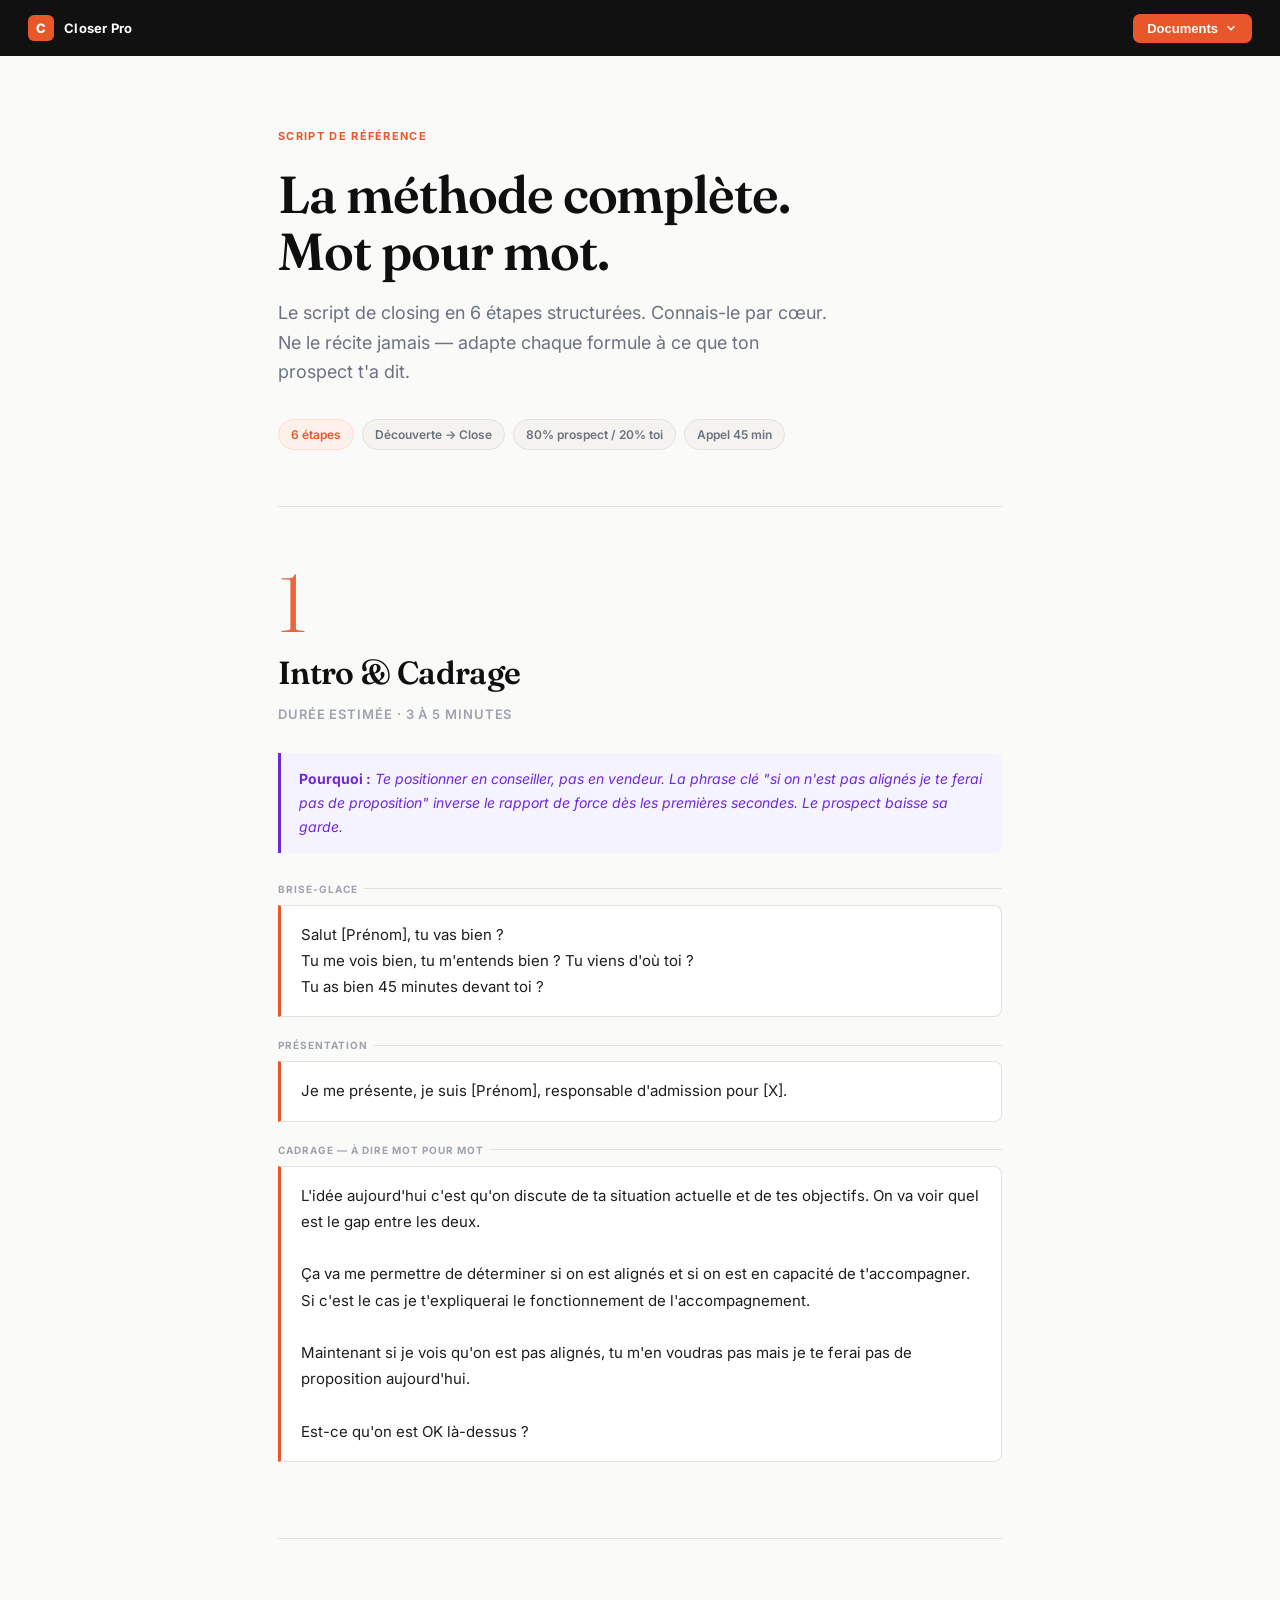
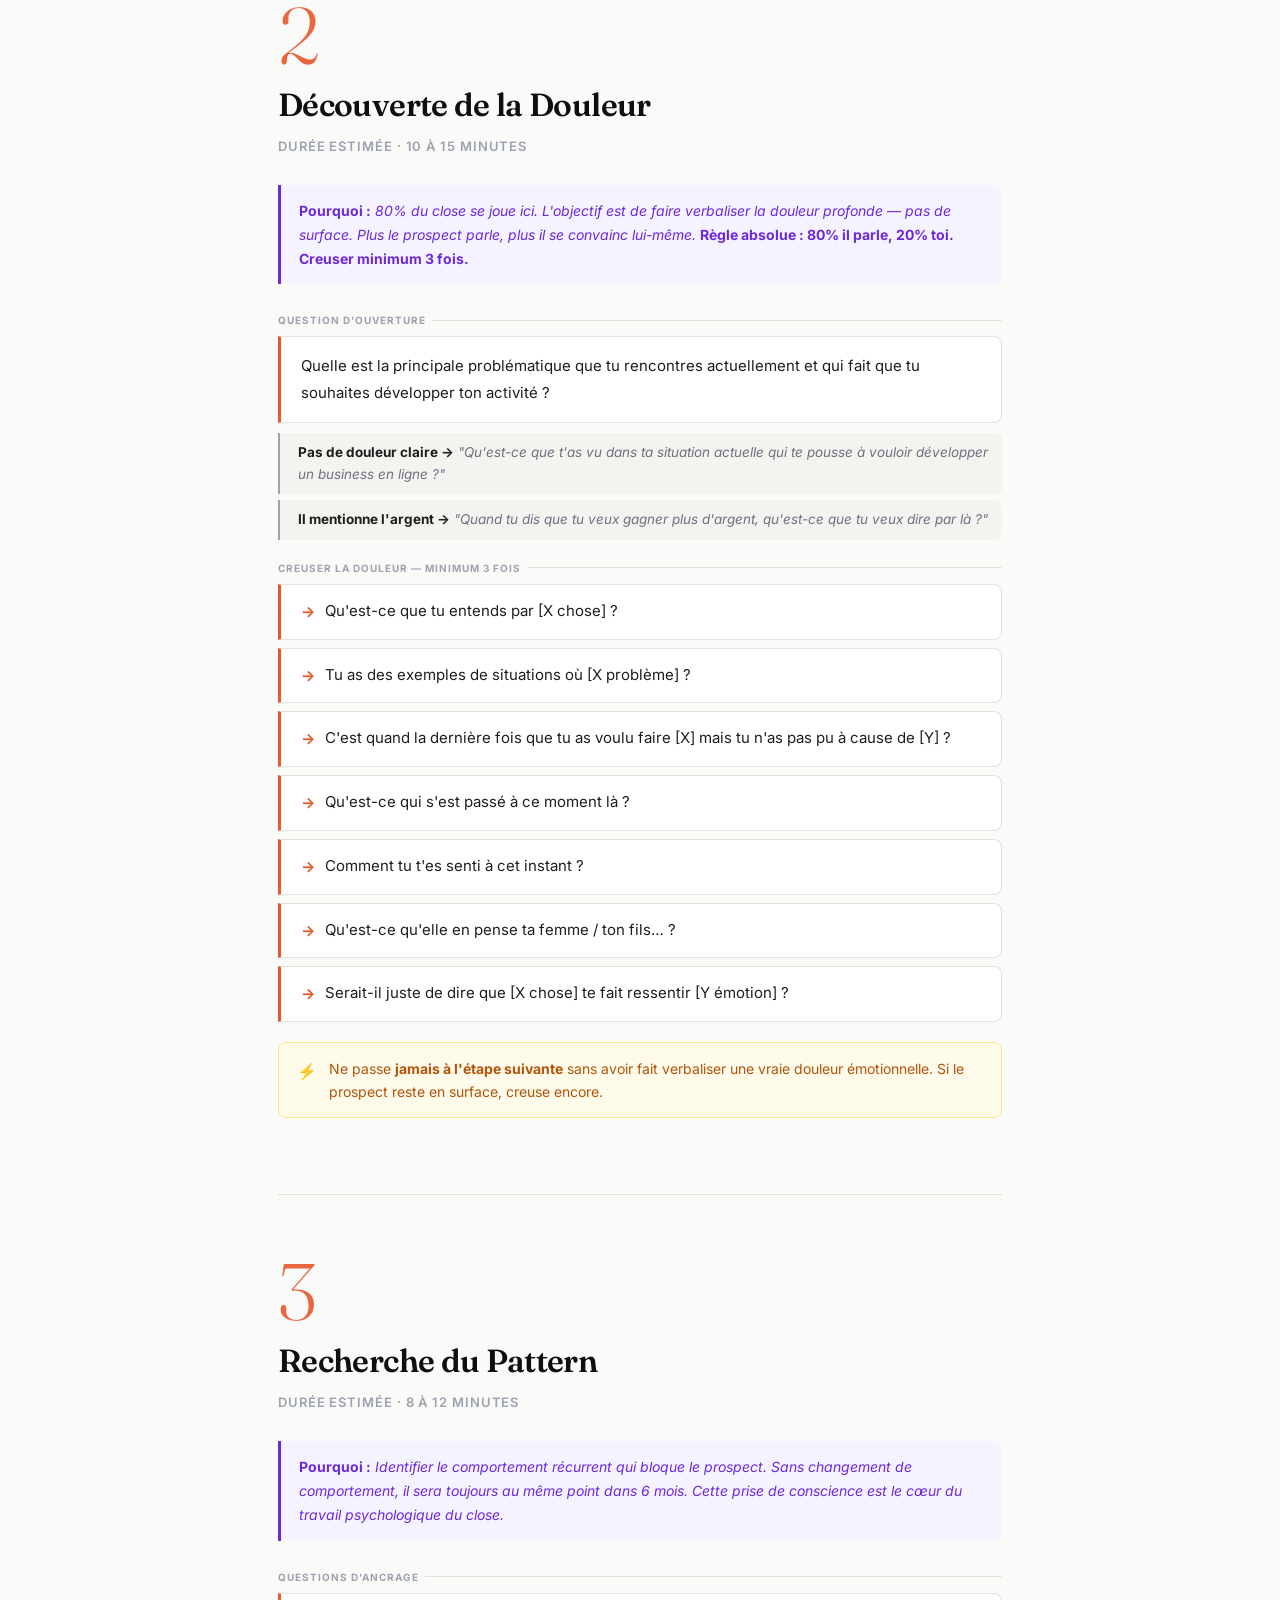
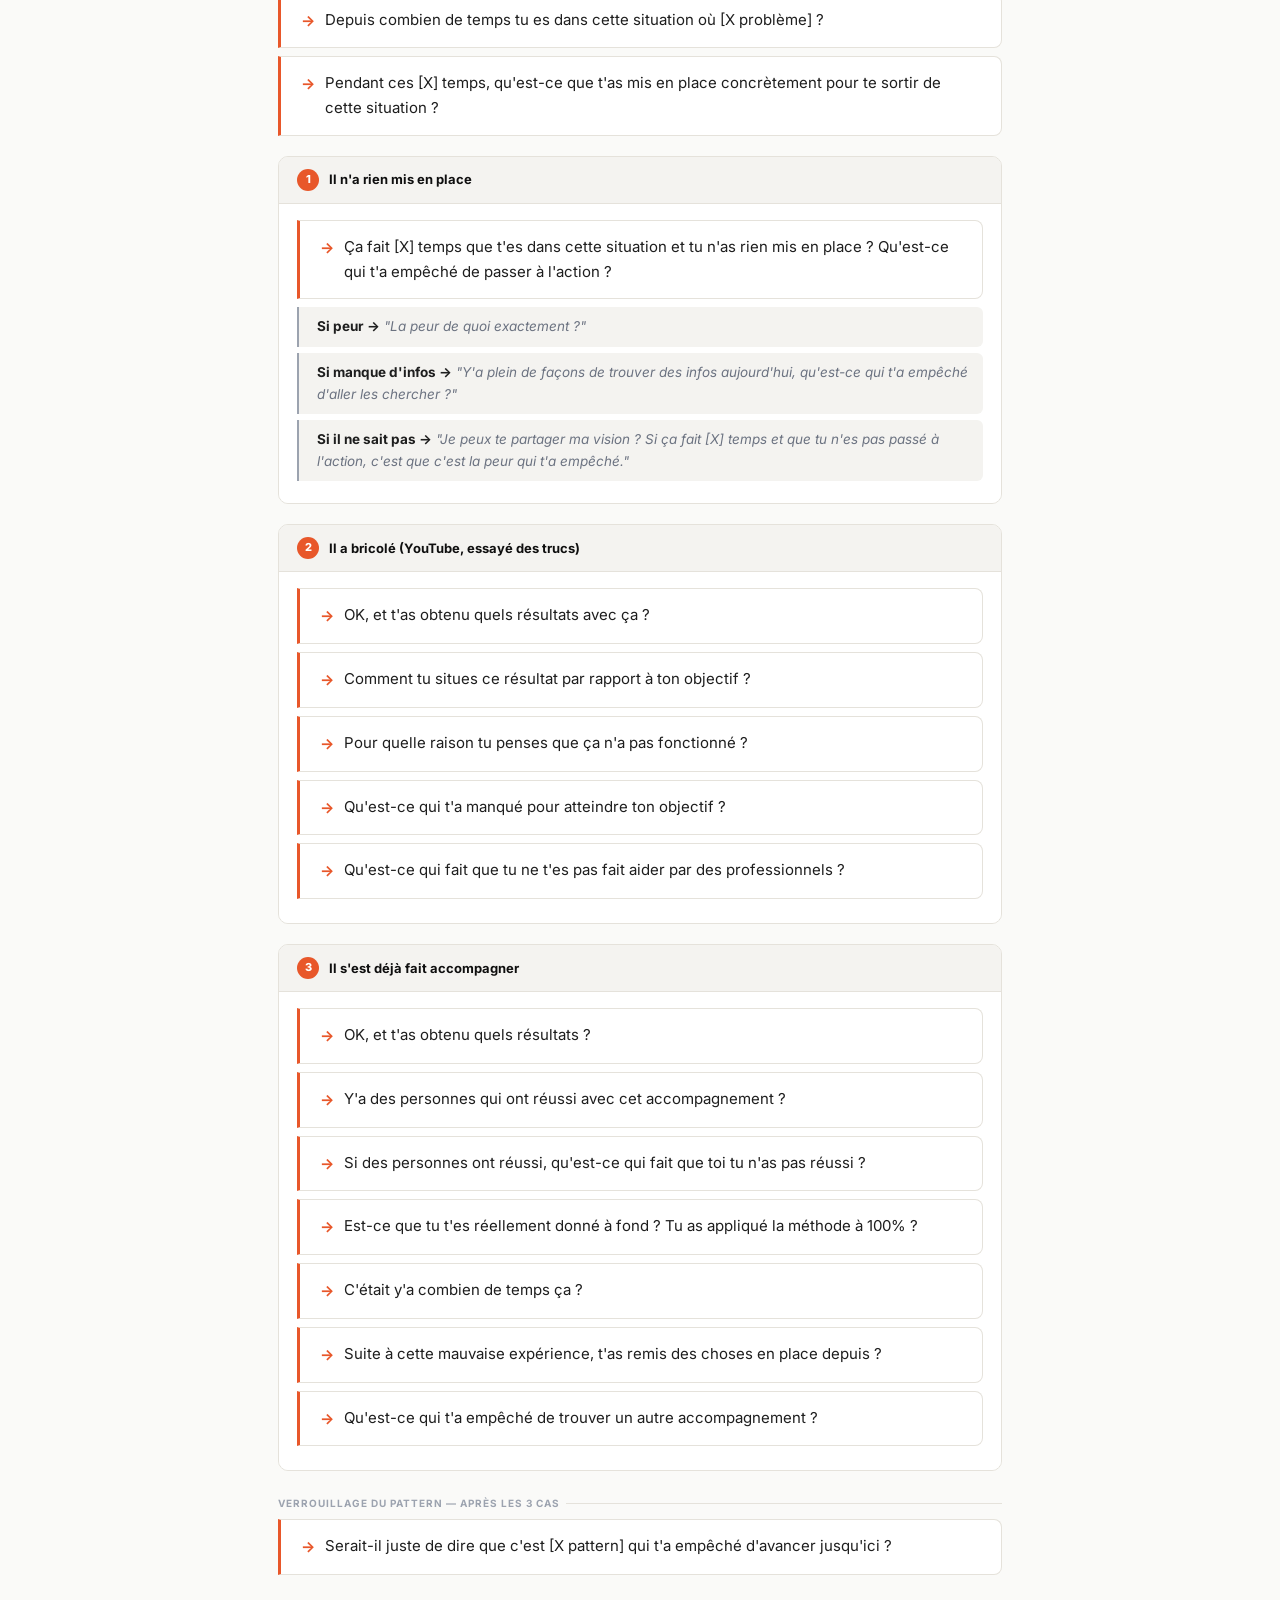
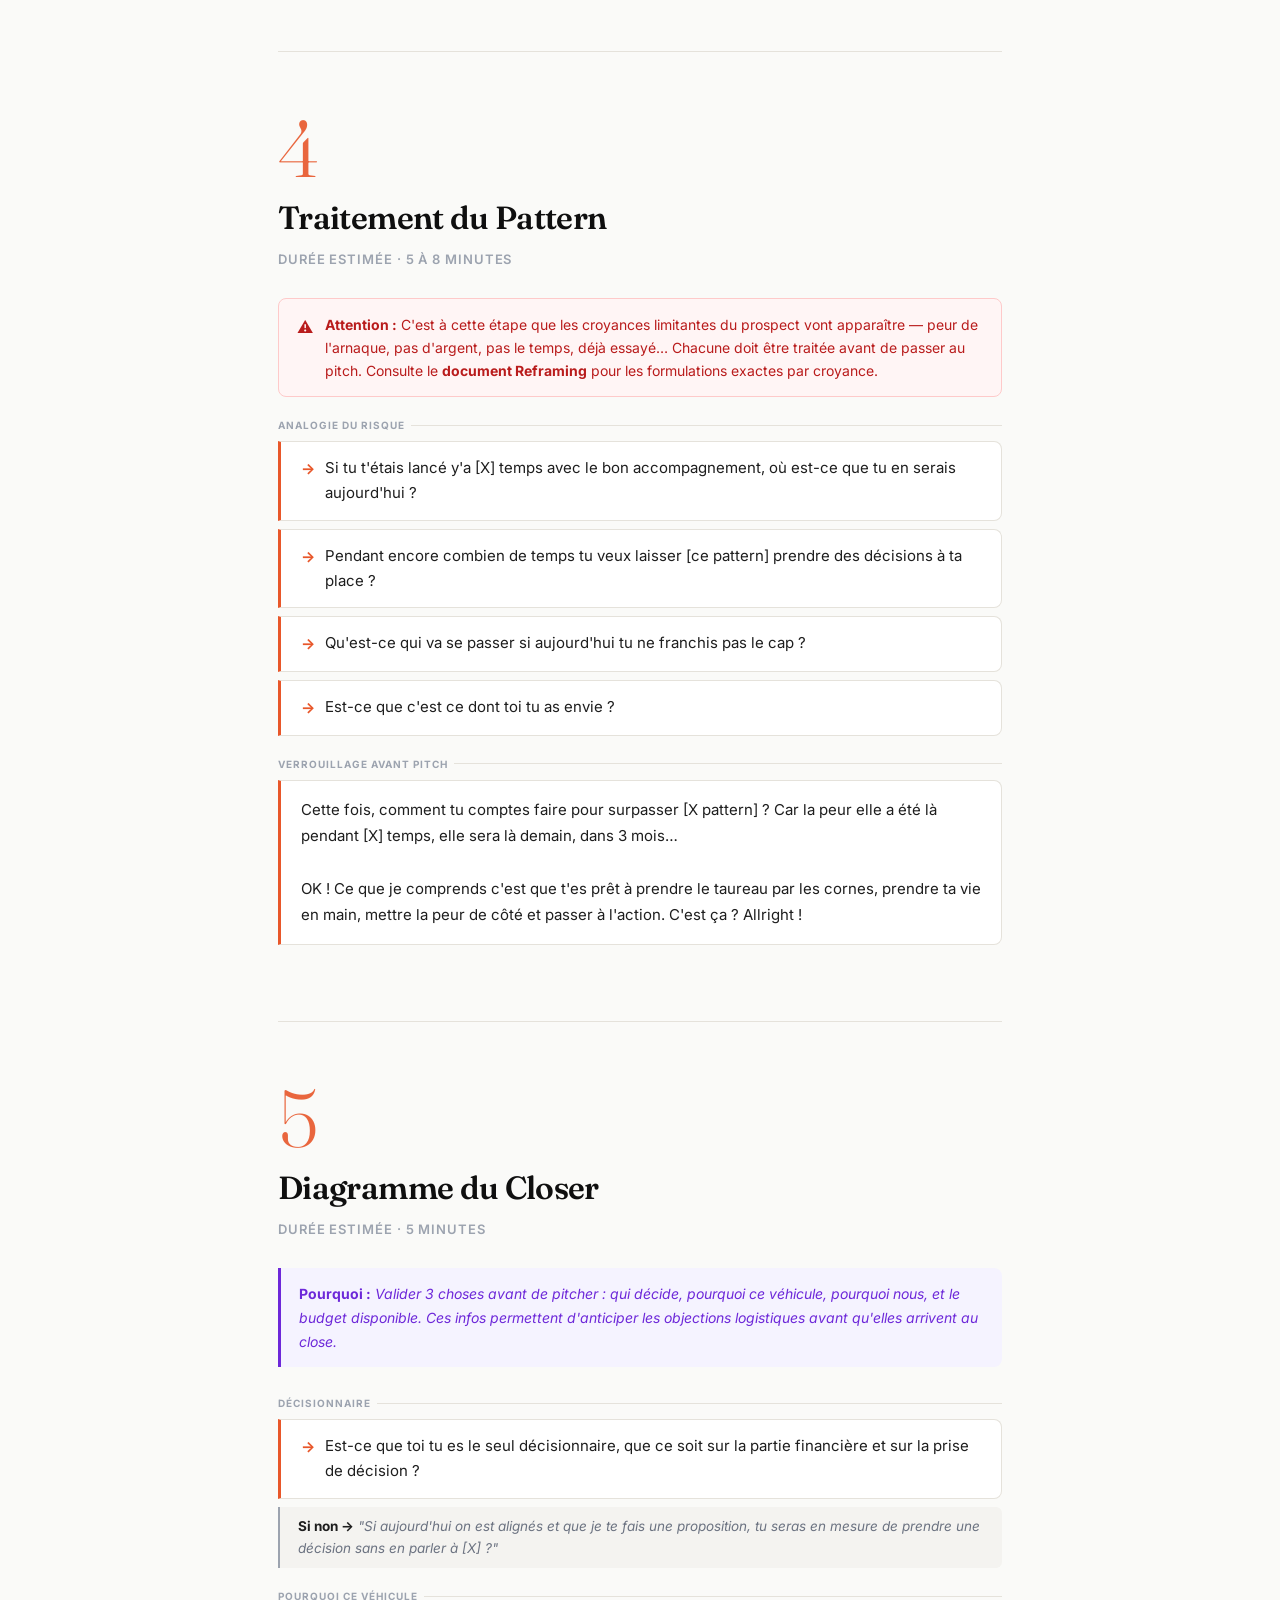
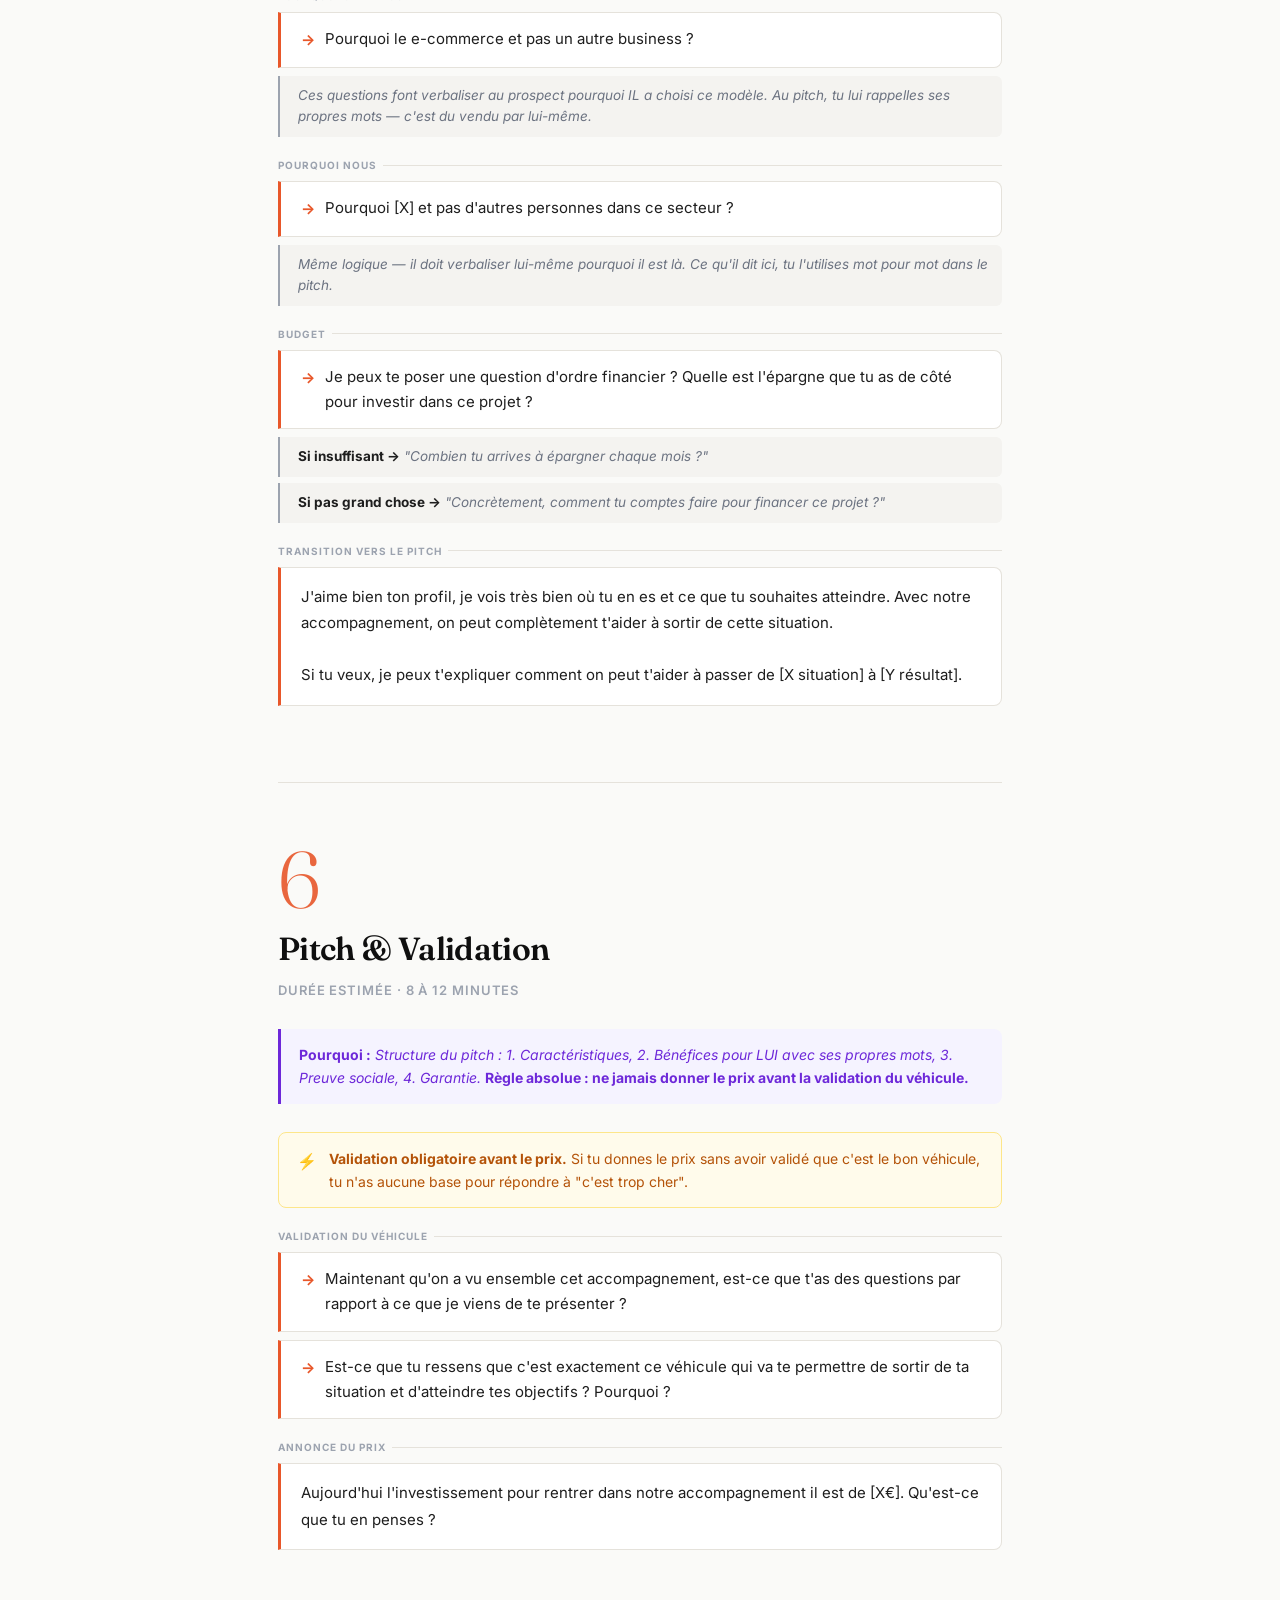
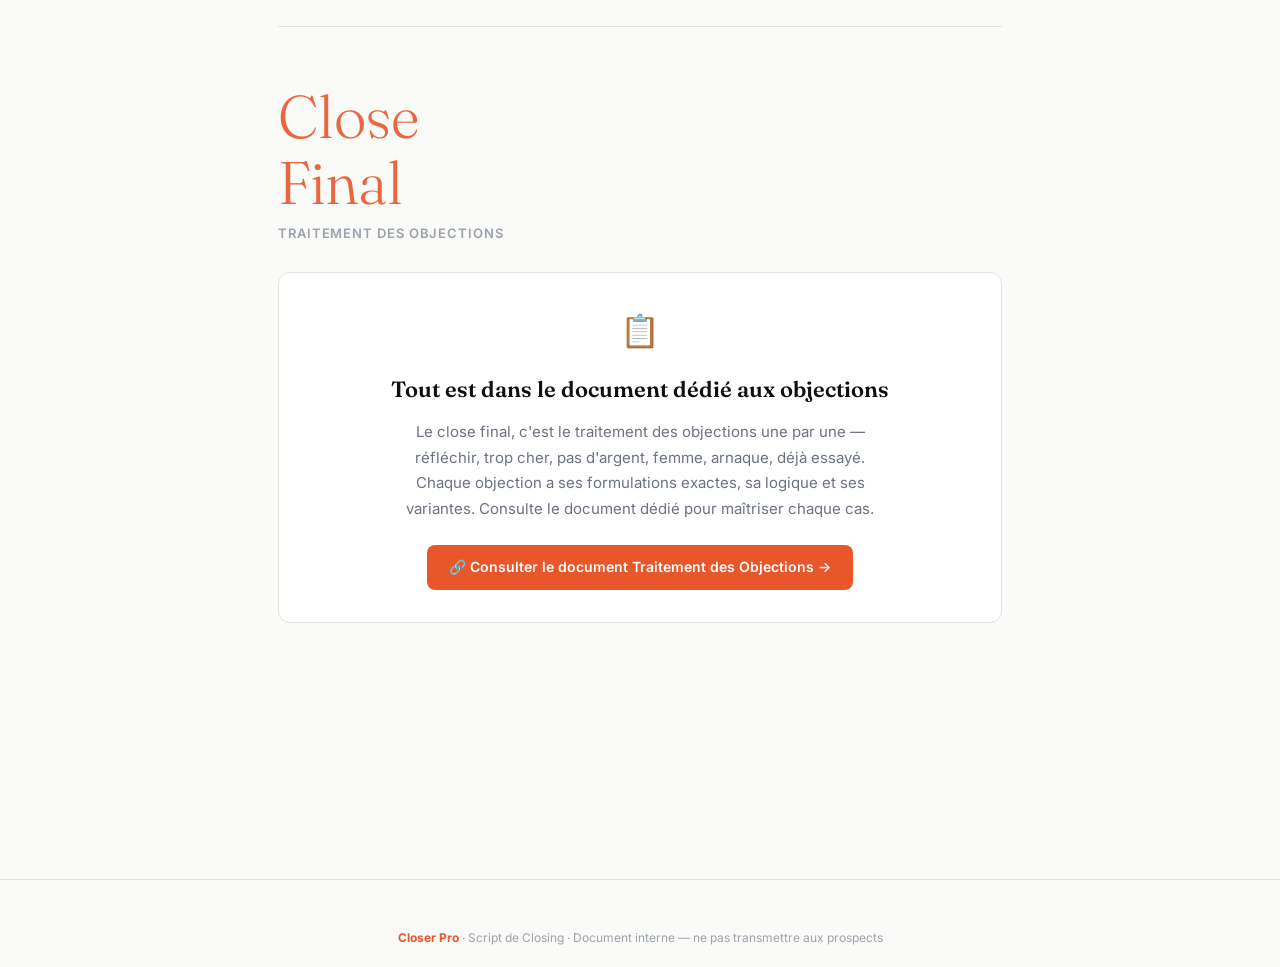
<file: docs/Script_Closing_Pro.html>
<!DOCTYPE html>
<html lang="fr">
<head>
<meta charset="UTF-8">
<meta name="viewport" content="width=device-width, initial-scale=1.0">
<title>Script de Closing · Closer Pro</title>
<link rel="preconnect" href="https://fonts.googleapis.com">
<link href="https://fonts.googleapis.com/css2?family=Inter:wght@300;400;500;600;700;800&family=Fraunces:ital,opsz,wght@0,9..144,300;0,9..144,600;1,9..144,300;1,9..144,400&display=swap" rel="stylesheet">
<style>
  *, *::before, *::after { box-sizing: border-box; margin: 0; padding: 0; }

  :root {
    --orange: #E8572A;
    --orange-light: #FEF0EA;
    --orange-mid: #FDDDD0;
    --dark: #0F0F0F;
    --dark-mid: #1E1E1E;
    --gray: #6B7280;
    --gray-light: #9CA3AF;
    --bg: #FAFAF8;
    --bg-section: #F4F3F0;
    --border: #E5E2DB;
    --purple: #6D28D9;
    --purple-light: #F5F3FF;
    --green: #15803D;
    --green-light: #F0FDF4;
    --amber: #B45309;
    --amber-light: #FFFBEB;
    --red: #B91C1C;
    --red-light: #FFF5F5;
    --blue: #1D4ED8;
    --blue-light: #EFF6FF;
  }

  html { font-size: 16px; scroll-behavior: smooth; }

  body {
    font-family: 'Inter', sans-serif;
    background: var(--bg);
    color: var(--dark);
    line-height: 1.6;
    -webkit-font-smoothing: antialiased;
  }

  .page-wrap {
    max-width: 780px;
    margin: 0 auto;
    padding: 0 28px 120px;
  }

  /* HEADER */
  .site-header {
    background: var(--dark);
    padding: 14px 28px;
    display: flex;
    align-items: center;
    justify-content: space-between;
    position: sticky;
    top: 0;
    z-index: 100;
  }
  .site-header .brand { font-size: 12px; font-weight: 700; color: #fff; letter-spacing: .1em; text-transform: uppercase; }
  .site-header .meta { font-size: 11px; color: #6B7280; }

  /* HERO */
  .hero { padding: 72px 0 56px; border-bottom: 1px solid var(--border); }
  .hero-eyebrow { font-size: 11px; font-weight: 700; letter-spacing: .12em; text-transform: uppercase; color: var(--orange); margin-bottom: 20px; }
  .hero h1 { font-family: 'Fraunces', serif; font-size: 52px; font-weight: 600; line-height: 1.1; letter-spacing: -.02em; color: var(--dark); margin-bottom: 18px; }
  .hero-sub { font-size: 18px; color: var(--gray); font-weight: 400; max-width: 560px; line-height: 1.65; margin-bottom: 32px; }
  .hero-tags { display: flex; flex-wrap: wrap; gap: 8px; }
  .tag { font-size: 12px; font-weight: 600; padding: 5px 12px; border-radius: 100px; background: var(--bg-section); color: var(--gray); border: 1px solid var(--border); }
  .tag.accent { background: var(--orange-light); color: var(--orange); border-color: var(--orange-mid); }

  /* STEP */
  .step { padding: 56px 0; border-bottom: 1px solid var(--border); }
  .step:last-child { border-bottom: none; }

  .step-num { font-family: 'Fraunces', serif; font-size: 80px; font-weight: 300; color: var(--orange); line-height: 1; margin-bottom: 4px; opacity: .9; }
  .step-title { font-family: 'Fraunces', serif; font-size: 32px; font-weight: 600; letter-spacing: -.02em; color: var(--dark); margin-bottom: 6px; }
  .step-subtitle { font-size: 13px; font-weight: 600; letter-spacing: .07em; text-transform: uppercase; color: var(--gray-light); margin-bottom: 28px; }

  /* WHY BOX */
  .why-box {
    background: var(--purple-light);
    border-left: 3px solid var(--purple);
    padding: 14px 18px;
    border-radius: 0 8px 8px 0;
    margin-bottom: 28px;
    font-size: 14px;
    color: var(--purple);
    font-style: italic;
    line-height: 1.7;
  }
  .why-box strong { font-style: normal; font-weight: 700; }

  /* SCRIPT BLOCKS */
  .script-group { margin-bottom: 20px; }
  .script-label {
    font-size: 10px; font-weight: 700; letter-spacing: .1em; text-transform: uppercase;
    color: var(--gray-light); margin-bottom: 8px; display: flex; align-items: center; gap: 6px;
  }
  .script-label::after { content: ''; flex: 1; height: 1px; background: var(--border); }

  .script-block {
    background: #fff;
    border: 1px solid var(--border);
    border-left: 3px solid var(--orange);
    border-radius: 0 8px 8px 0;
    padding: 16px 20px;
    font-size: 15px;
    color: var(--dark-mid);
    line-height: 1.75;
    white-space: pre-line;
    margin-bottom: 10px;
  }

  /* SINGLE QUESTION BLOCK */
  .q-block {
    background: #fff;
    border: 1px solid var(--border);
    border-left: 3px solid var(--orange);
    border-radius: 0 8px 8px 0;
    padding: 14px 20px;
    font-size: 15px;
    color: var(--dark-mid);
    line-height: 1.65;
    margin-bottom: 8px;
    display: flex;
    align-items: flex-start;
    gap: 10px;
  }
  .q-arrow { color: var(--orange); font-weight: 700; flex-shrink: 0; margin-top: 1px; }

  /* IF BLOCK */
  .if-block {
    padding: 9px 14px 9px 18px;
    border-left: 2px solid var(--gray-light);
    margin: 6px 0;
    font-size: 13.5px;
    color: var(--gray);
    font-style: italic;
    background: var(--bg-section);
    border-radius: 0 6px 6px 0;
    line-height: 1.6;
  }
  .if-block strong { font-style: normal; color: var(--dark-mid); }

  /* ALERT */
  .alert {
    padding: 14px 18px; border-radius: 8px; font-size: 14px; line-height: 1.65;
    margin-bottom: 20px; display: flex; gap: 12px; align-items: flex-start;
  }
  .alert-icon { font-size: 16px; flex-shrink: 0; margin-top: 1px; }
  .alert.amber { background: var(--amber-light); color: var(--amber); border: 1px solid #FDE68A; }
  .alert.red { background: var(--red-light); color: var(--red); border: 1px solid #FECACA; }
  .alert.blue { background: var(--blue-light); color: var(--blue); border: 1px solid #BFDBFE; }
  .alert strong { font-weight: 700; }

  /* CASES */
  .cases-wrap { display: flex; flex-direction: column; gap: 20px; margin-top: 20px; }
  .case-card { border: 1px solid var(--border); border-radius: 10px; overflow: hidden; }
  .case-header {
    padding: 12px 18px; background: var(--bg-section); font-size: 13px; font-weight: 700;
    color: var(--dark); border-bottom: 1px solid var(--border); display: flex; align-items: center; gap: 10px;
  }
  .case-num {
    width: 22px; height: 22px; border-radius: 50%; background: var(--orange); color: #fff;
    font-size: 11px; font-weight: 800; display: flex; align-items: center; justify-content: center; flex-shrink: 0;
  }
  .case-body { padding: 16px 18px; background: #fff; }

  /* CLOSE FINAL SECTION */
  .close-final-box {
    background: #fff;
    border: 1px solid var(--border);
    border-radius: 12px;
    padding: 32px;
    text-align: center;
    margin-top: 24px;
  }
  .close-final-box .icon { font-size: 32px; margin-bottom: 16px; }
  .close-final-box h3 {
    font-family: 'Fraunces', serif;
    font-size: 22px;
    font-weight: 600;
    color: var(--dark);
    margin-bottom: 12px;
  }
  .close-final-box p {
    font-size: 15px;
    color: var(--gray);
    line-height: 1.7;
    max-width: 480px;
    margin: 0 auto 24px;
  }
  .close-final-box .link-btn {
    display: inline-flex;
    align-items: center;
    gap: 8px;
    background: var(--orange);
    color: #fff;
    font-size: 14px;
    font-weight: 600;
    padding: 11px 22px;
    border-radius: 8px;
    text-decoration: none;
    transition: opacity .15s;
  }
  .close-final-box .link-btn:hover { opacity: .88; }
  .close-final-box .link-soon {
    display: inline-flex;
    align-items: center;
    gap: 8px;
    background: var(--bg-section);
    color: var(--gray);
    font-size: 14px;
    font-weight: 600;
    padding: 11px 22px;
    border-radius: 8px;
    border: 1px solid var(--border);
    cursor: default;
  }

  /* FOOTER */
  .page-footer {
    text-align: center; padding: 48px 0 20px; border-top: 1px solid var(--border);
    margin-top: 80px; font-size: 12px; color: var(--gray-light);
  }
  .page-footer strong { color: var(--orange); }

  @media print {
    .site-header { position: static; }
    .step { page-break-inside: avoid; }
  }

  

  /* ── HEADER ── */
  .site-header {
    background: #111111 !important;
    padding: 0 28px !important;
    height: 56px !important;
    display: flex !important;
    align-items: center !important;
    justify-content: space-between !important;
    position: sticky !important;
    top: 0 !important;
    z-index: 200 !important;
  }
  .dropdown { position: relative; }
  .dropdown-btn {
    font-size: 13px; font-weight: 600; color: #fff;
    background: #E8572A; border: none; padding: 7px 14px;
    border-radius: 7px; cursor: pointer; display: flex;
    align-items: center; gap: 6px;
  }
  .dropdown-btn:hover { opacity: .88; }
  .dropdown-menu {
    position: absolute; top: calc(100% + 8px); right: 0;
    background: #fff; border: 1px solid #E5E2DB;
    border-radius: 12px; box-shadow: 0 8px 32px rgba(0,0,0,.14);
    min-width: 260px; padding: 8px; display: none; z-index: 9999;
  }
  .dropdown.open .dropdown-menu { display: block !important; }
  .dropdown-section-label {
    font-size: 10px; font-weight: 700; letter-spacing: .08em;
    text-transform: uppercase; color: #9CA3AF; padding: 8px 10px 4px;
  }
  .dropdown-item {
    display: flex; align-items: center; gap: 10px;
    padding: 9px 10px; border-radius: 7px; text-decoration: none;
    color: #0F0F0F; font-size: 13.5px; font-weight: 500;
  }
  .dropdown-item:hover { background: #F4F3F0; }
  .dropdown-item-icon {
    width: 26px; height: 26px; border-radius: 6px;
    display: flex; align-items: center; justify-content: center;
    font-size: 13px; flex-shrink: 0;
  }
  .dropdown-divider { height: 1px; background: #E5E2DB; margin: 6px 0; }

</style>
</head>
<body>

    <header class="site-header">
    <a href="index.html" style="display:flex;align-items:center;gap:10px;text-decoration:none;">
      <div style="width:26px;height:26px;background:#E8572A;border-radius:6px;display:flex;align-items:center;justify-content:center;font-size:13px;font-weight:800;color:#fff;flex-shrink:0;">C</div>
      <span style="font-size:13px;font-weight:700;color:#fff;letter-spacing:.02em;">Closer Pro</span>
    </a>
    <div class="dropdown" id="dropdown">
      <button class="dropdown-btn" onclick="toggleDropdown()">
        Documents
        <svg viewBox="0 0 24 24" fill="none" stroke="currentColor" stroke-width="2.5" style="width:14px;height:14px;transition:transform .2s"><path d="M6 9l6 6 6-6"/></svg>
      </button>
      <div class="dropdown-menu">
        <div class="dropdown-section-label">Méthode</div>
        <a class="dropdown-item" href="Script_Closing_Pro.html"><div class="dropdown-item-icon" style="background:#FEF0EA">📋</div>Script de Closing</a>
        <a class="dropdown-item" href="Traitement_Objections.html"><div class="dropdown-item-icon" style="background:#FFF5F5">🛡️</div>Traitement des Objections</a>
        <a class="dropdown-item" href="Reframing.html"><div class="dropdown-item-icon" style="background:#F5F3FF">🧠</div>Reframing des Prospects</a>
        <div class="dropdown-divider"></div>
        <div class="dropdown-section-label">Mindset</div>
        <a class="dropdown-item" href="Mindset.html"><div class="dropdown-item-icon" style="background:#F0FDF4">🔥</div>Mindset & Croyances</a>
        <div class="dropdown-divider"></div>
        <div class="dropdown-section-label">Process</div>
        <a class="dropdown-item" href="Script_Setting.html"><div class="dropdown-item-icon" style="background:#EFF6FF">📞</div>Script Setting</a>
        <a class="dropdown-item" href="Process_Challenge.html"><div class="dropdown-item-icon" style="background:#FFFBEB">⚡</div>Process Challenge</a>
        <a class="dropdown-item" href="Comment_Trouver_une_Offre.html"><div class="dropdown-item-icon" style="background:#F0FDF4">🎯</div>Comment Trouver une Offre</a>
        <div class="dropdown-divider"></div>
        <a class="dropdown-item" href="index.html"><div class="dropdown-item-icon" style="background:#F4F3F0">🏠</div>← Accueil</a>
      </div>
    </div>
  </header>

<div class="page-wrap">

  <!-- HERO -->
  <div class="hero">
    <div class="hero-eyebrow">Script de référence</div>
    <h1>La méthode complète.<br>Mot pour mot.</h1>
    <p class="hero-sub">Le script de closing en 6 étapes structurées. Connais-le par cœur. Ne le récite jamais — adapte chaque formule à ce que ton prospect t'a dit.</p>
    <div class="hero-tags">
      <span class="tag accent">6 étapes</span>
      <span class="tag">Découverte → Close</span>
      <span class="tag">80% prospect / 20% toi</span>
      <span class="tag">Appel 45 min</span>
    </div>
  </div>

  <!-- STEP 1 — INTRO & CADRAGE -->
  <div class="step">
    <div class="step-num">1</div>
    <div class="step-title">Intro & Cadrage</div>
    <div class="step-subtitle">Durée estimée · 3 à 5 minutes</div>

    <div class="why-box">
      <strong>Pourquoi :</strong> Te positionner en conseiller, pas en vendeur. La phrase clé <em>"si on n'est pas alignés je te ferai pas de proposition"</em> inverse le rapport de force dès les premières secondes. Le prospect baisse sa garde.
    </div>

    <div class="script-group">
      <div class="script-label">Brise-glace</div>
      <div class="script-block">Salut [Prénom], tu vas bien ?
Tu me vois bien, tu m'entends bien ? Tu viens d'où toi ?
Tu as bien 45 minutes devant toi ?</div>
    </div>

    <div class="script-group">
      <div class="script-label">Présentation</div>
      <div class="script-block">Je me présente, je suis [Prénom], responsable d'admission pour [X].</div>
    </div>

    <div class="script-group">
      <div class="script-label">Cadrage — à dire mot pour mot</div>
      <div class="script-block">L'idée aujourd'hui c'est qu'on discute de ta situation actuelle et de tes objectifs. On va voir quel est le gap entre les deux.

Ça va me permettre de déterminer si on est alignés et si on est en capacité de t'accompagner. Si c'est le cas je t'expliquerai le fonctionnement de l'accompagnement.

Maintenant si je vois qu'on est pas alignés, tu m'en voudras pas mais je te ferai pas de proposition aujourd'hui.

Est-ce qu'on est OK là-dessus ?</div>
    </div>
  </div>

  <!-- STEP 2 — DÉCOUVERTE -->
  <div class="step">
    <div class="step-num">2</div>
    <div class="step-title">Découverte de la Douleur</div>
    <div class="step-subtitle">Durée estimée · 10 à 15 minutes</div>

    <div class="why-box">
      <strong>Pourquoi :</strong> 80% du close se joue ici. L'objectif est de faire verbaliser la douleur profonde — pas de surface. Plus le prospect parle, plus il se convainc lui-même. <strong>Règle absolue : 80% il parle, 20% toi. Creuser minimum 3 fois.</strong>
    </div>

    <div class="script-group">
      <div class="script-label">Question d'ouverture</div>
      <div class="script-block">Quelle est la principale problématique que tu rencontres actuellement et qui fait que tu souhaites développer ton activité ?</div>
      <div class="if-block"><strong>Pas de douleur claire →</strong> "Qu'est-ce que t'as vu dans ta situation actuelle qui te pousse à vouloir développer un business en ligne ?"</div>
      <div class="if-block"><strong>Il mentionne l'argent →</strong> "Quand tu dis que tu veux gagner plus d'argent, qu'est-ce que tu veux dire par là ?"</div>
    </div>

    <div class="script-group">
      <div class="script-label">Creuser la douleur — minimum 3 fois</div>
      <div class="q-block"><span class="q-arrow">→</span>Qu'est-ce que tu entends par [X chose] ?</div>
      <div class="q-block"><span class="q-arrow">→</span>Tu as des exemples de situations où [X problème] ?</div>
      <div class="q-block"><span class="q-arrow">→</span>C'est quand la dernière fois que tu as voulu faire [X] mais tu n'as pas pu à cause de [Y] ?</div>
      <div class="q-block"><span class="q-arrow">→</span>Qu'est-ce qui s'est passé à ce moment là ?</div>
      <div class="q-block"><span class="q-arrow">→</span>Comment tu t'es senti à cet instant ?</div>
      <div class="q-block"><span class="q-arrow">→</span>Qu'est-ce qu'elle en pense ta femme / ton fils… ?</div>
      <div class="q-block"><span class="q-arrow">→</span>Serait-il juste de dire que [X chose] te fait ressentir [Y émotion] ?</div>
    </div>

    <div class="alert amber">
      <span class="alert-icon">⚡</span>
      <div>Ne passe <strong>jamais à l'étape suivante</strong> sans avoir fait verbaliser une vraie douleur émotionnelle. Si le prospect reste en surface, creuse encore.</div>
    </div>
  </div>

  <!-- STEP 3 — RECHERCHE DU PATTERN -->
  <div class="step">
    <div class="step-num">3</div>
    <div class="step-title">Recherche du Pattern</div>
    <div class="step-subtitle">Durée estimée · 8 à 12 minutes</div>

    <div class="why-box">
      <strong>Pourquoi :</strong> Identifier le comportement récurrent qui bloque le prospect. Sans changement de comportement, il sera toujours au même point dans 6 mois. Cette prise de conscience est le cœur du travail psychologique du close.
    </div>

    <div class="script-group">
      <div class="script-label">Questions d'ancrage</div>
      <div class="q-block"><span class="q-arrow">→</span>Depuis combien de temps tu es dans cette situation où [X problème] ?</div>
      <div class="q-block"><span class="q-arrow">→</span>Pendant ces [X] temps, qu'est-ce que t'as mis en place concrètement pour te sortir de cette situation ?</div>
    </div>

    <div class="cases-wrap">
      <div class="case-card">
        <div class="case-header"><div class="case-num">1</div>Il n'a rien mis en place</div>
        <div class="case-body">
          <div class="q-block"><span class="q-arrow">→</span>Ça fait [X] temps que t'es dans cette situation et tu n'as rien mis en place ? Qu'est-ce qui t'a empêché de passer à l'action ?</div>
          <div class="if-block"><strong>Si peur →</strong> "La peur de quoi exactement ?"</div>
          <div class="if-block"><strong>Si manque d'infos →</strong> "Y'a plein de façons de trouver des infos aujourd'hui, qu'est-ce qui t'a empêché d'aller les chercher ?"</div>
          <div class="if-block"><strong>Si il ne sait pas →</strong> "Je peux te partager ma vision ? Si ça fait [X] temps et que tu n'es pas passé à l'action, c'est que c'est la peur qui t'a empêché."</div>
        </div>
      </div>

      <div class="case-card">
        <div class="case-header"><div class="case-num">2</div>Il a bricolé (YouTube, essayé des trucs)</div>
        <div class="case-body">
          <div class="q-block"><span class="q-arrow">→</span>OK, et t'as obtenu quels résultats avec ça ?</div>
          <div class="q-block"><span class="q-arrow">→</span>Comment tu situes ce résultat par rapport à ton objectif ?</div>
          <div class="q-block"><span class="q-arrow">→</span>Pour quelle raison tu penses que ça n'a pas fonctionné ?</div>
          <div class="q-block"><span class="q-arrow">→</span>Qu'est-ce qui t'a manqué pour atteindre ton objectif ?</div>
          <div class="q-block"><span class="q-arrow">→</span>Qu'est-ce qui fait que tu ne t'es pas fait aider par des professionnels ?</div>
        </div>
      </div>

      <div class="case-card">
        <div class="case-header"><div class="case-num">3</div>Il s'est déjà fait accompagner</div>
        <div class="case-body">
          <div class="q-block"><span class="q-arrow">→</span>OK, et t'as obtenu quels résultats ?</div>
          <div class="q-block"><span class="q-arrow">→</span>Y'a des personnes qui ont réussi avec cet accompagnement ?</div>
          <div class="q-block"><span class="q-arrow">→</span>Si des personnes ont réussi, qu'est-ce qui fait que toi tu n'as pas réussi ?</div>
          <div class="q-block"><span class="q-arrow">→</span>Est-ce que tu t'es réellement donné à fond ? Tu as appliqué la méthode à 100% ?</div>
          <div class="q-block"><span class="q-arrow">→</span>C'était y'a combien de temps ça ?</div>
          <div class="q-block"><span class="q-arrow">→</span>Suite à cette mauvaise expérience, t'as remis des choses en place depuis ?</div>
          <div class="q-block"><span class="q-arrow">→</span>Qu'est-ce qui t'a empêché de trouver un autre accompagnement ?</div>
        </div>
      </div>
    </div>

    <div class="script-group" style="margin-top:24px">
      <div class="script-label">Verrouillage du pattern — après les 3 cas</div>
      <div class="q-block"><span class="q-arrow">→</span>Serait-il juste de dire que c'est [X pattern] qui t'a empêché d'avancer jusqu'ici ?</div>
    </div>
  </div>

  <!-- STEP 4 — TRAITEMENT DU PATTERN -->
  <div class="step">
    <div class="step-num">4</div>
    <div class="step-title">Traitement du Pattern</div>
    <div class="step-subtitle">Durée estimée · 5 à 8 minutes</div>

    <div class="alert red">
      <span class="alert-icon">⚠️</span>
      <div><strong>Attention :</strong> C'est à cette étape que les croyances limitantes du prospect vont apparaître — peur de l'arnaque, pas d'argent, pas le temps, déjà essayé… Chacune doit être traitée avant de passer au pitch. Consulte le <strong>document Reframing</strong> pour les formulations exactes par croyance.</div>
    </div>

    <div class="script-group">
      <div class="script-label">Analogie du risque</div>
      <div class="q-block"><span class="q-arrow">→</span>Si tu t'étais lancé y'a [X] temps avec le bon accompagnement, où est-ce que tu en serais aujourd'hui ?</div>
      <div class="q-block"><span class="q-arrow">→</span>Pendant encore combien de temps tu veux laisser [ce pattern] prendre des décisions à ta place ?</div>
      <div class="q-block"><span class="q-arrow">→</span>Qu'est-ce qui va se passer si aujourd'hui tu ne franchis pas le cap ?</div>
      <div class="q-block"><span class="q-arrow">→</span>Est-ce que c'est ce dont toi tu as envie ?</div>
    </div>

    <div class="script-group">
      <div class="script-label">Verrouillage avant pitch</div>
      <div class="script-block">Cette fois, comment tu comptes faire pour surpasser [X pattern] ? Car la peur elle a été là pendant [X] temps, elle sera là demain, dans 3 mois…

OK ! Ce que je comprends c'est que t'es prêt à prendre le taureau par les cornes, prendre ta vie en main, mettre la peur de côté et passer à l'action. C'est ça ? Allright !</div>
    </div>
  </div>

  <!-- STEP 5 — DIAGRAMME DU CLOSER -->
  <div class="step">
    <div class="step-num">5</div>
    <div class="step-title">Diagramme du Closer</div>
    <div class="step-subtitle">Durée estimée · 5 minutes</div>

    <div class="why-box">
      <strong>Pourquoi :</strong> Valider 3 choses avant de pitcher : qui décide, pourquoi ce véhicule, pourquoi nous, et le budget disponible. Ces infos permettent d'anticiper les objections logistiques avant qu'elles arrivent au close.
    </div>

    <div class="script-group">
      <div class="script-label">Décisionnaire</div>
      <div class="q-block"><span class="q-arrow">→</span>Est-ce que toi tu es le seul décisionnaire, que ce soit sur la partie financière et sur la prise de décision ?</div>
      <div class="if-block"><strong>Si non →</strong> "Si aujourd'hui on est alignés et que je te fais une proposition, tu seras en mesure de prendre une décision sans en parler à [X] ?"</div>
    </div>

    <div class="script-group">
      <div class="script-label">Pourquoi ce véhicule</div>
      <div class="q-block"><span class="q-arrow">→</span>Pourquoi le e-commerce et pas un autre business ?</div>
      <div class="if-block">Ces questions font verbaliser au prospect pourquoi IL a choisi ce modèle. Au pitch, tu lui rappelles ses propres mots — c'est du vendu par lui-même.</div>
    </div>

    <div class="script-group">
      <div class="script-label">Pourquoi nous</div>
      <div class="q-block"><span class="q-arrow">→</span>Pourquoi [X] et pas d'autres personnes dans ce secteur ?</div>
      <div class="if-block">Même logique — il doit verbaliser lui-même pourquoi il est là. Ce qu'il dit ici, tu l'utilises mot pour mot dans le pitch.</div>
    </div>

    <div class="script-group">
      <div class="script-label">Budget</div>
      <div class="q-block"><span class="q-arrow">→</span>Je peux te poser une question d'ordre financier ? Quelle est l'épargne que tu as de côté pour investir dans ce projet ?</div>
      <div class="if-block"><strong>Si insuffisant →</strong> "Combien tu arrives à épargner chaque mois ?"</div>
      <div class="if-block"><strong>Si pas grand chose →</strong> "Concrètement, comment tu comptes faire pour financer ce projet ?"</div>
    </div>

    <div class="script-group">
      <div class="script-label">Transition vers le pitch</div>
      <div class="script-block">J'aime bien ton profil, je vois très bien où tu en es et ce que tu souhaites atteindre. Avec notre accompagnement, on peut complètement t'aider à sortir de cette situation.

Si tu veux, je peux t'expliquer comment on peut t'aider à passer de [X situation] à [Y résultat].</div>
    </div>
  </div>

  <!-- STEP 6 — PITCH & VALIDATION -->
  <div class="step">
    <div class="step-num">6</div>
    <div class="step-title">Pitch & Validation</div>
    <div class="step-subtitle">Durée estimée · 8 à 12 minutes</div>

    <div class="why-box">
      <strong>Pourquoi :</strong> Structure du pitch : 1. Caractéristiques, 2. Bénéfices pour LUI avec ses propres mots, 3. Preuve sociale, 4. Garantie. <strong>Règle absolue : ne jamais donner le prix avant la validation du véhicule.</strong>
    </div>

    <div class="alert amber">
      <span class="alert-icon">⚡</span>
      <div><strong>Validation obligatoire avant le prix.</strong> Si tu donnes le prix sans avoir validé que c'est le bon véhicule, tu n'as aucune base pour répondre à "c'est trop cher".</div>
    </div>

    <div class="script-group">
      <div class="script-label">Validation du véhicule</div>
      <div class="q-block"><span class="q-arrow">→</span>Maintenant qu'on a vu ensemble cet accompagnement, est-ce que t'as des questions par rapport à ce que je viens de te présenter ?</div>
      <div class="q-block"><span class="q-arrow">→</span>Est-ce que tu ressens que c'est exactement ce véhicule qui va te permettre de sortir de ta situation et d'atteindre tes objectifs ? Pourquoi ?</div>
    </div>

    <div class="script-group">
      <div class="script-label">Annonce du prix</div>
      <div class="script-block">Aujourd'hui l'investissement pour rentrer dans notre accompagnement il est de [X€]. Qu'est-ce que tu en penses ?</div>
    </div>
  </div>

  <!-- CLOSE FINAL (OBJECTIONS) -->
  <div class="step">
    <div class="step-num" style="font-size:60px;line-height:1.1">Close<br>Final</div>
    <div class="step-subtitle" style="margin-top:8px">Traitement des objections</div>

    <div class="close-final-box">
      <div class="icon">📋</div>
      <h3>Tout est dans le document dédié aux objections</h3>
      <p>
        Le close final, c'est le traitement des objections une par une — réfléchir, trop cher, pas d'argent, femme, arnaque, déjà essayé.
        Chaque objection a ses formulations exactes, sa logique et ses variantes.
        Consulte le document dédié pour maîtriser chaque cas.
      </p>
      <a href="Traitement_Objections.html" class="link-btn">🔗 Consulter le document Traitement des Objections →</a>
    </div>
  </div>

</div>

<footer class="page-footer">
  <strong>Closer Pro</strong> · Script de Closing · Document interne — ne pas transmettre aux prospects
</footer>

<script>
  function toggleDropdown() {
    var d = document.getElementById('dropdown');
    if (d.classList.contains('open')) {
      d.classList.remove('open');
    } else {
      d.classList.add('open');
    }
  }
  document.addEventListener('click', function(e) {
    var dropdown = document.getElementById('dropdown');
    if (dropdown && !dropdown.contains(e.target)) {
      dropdown.classList.remove('open');
    }
  });
</script>
</body>
</html>
</file>
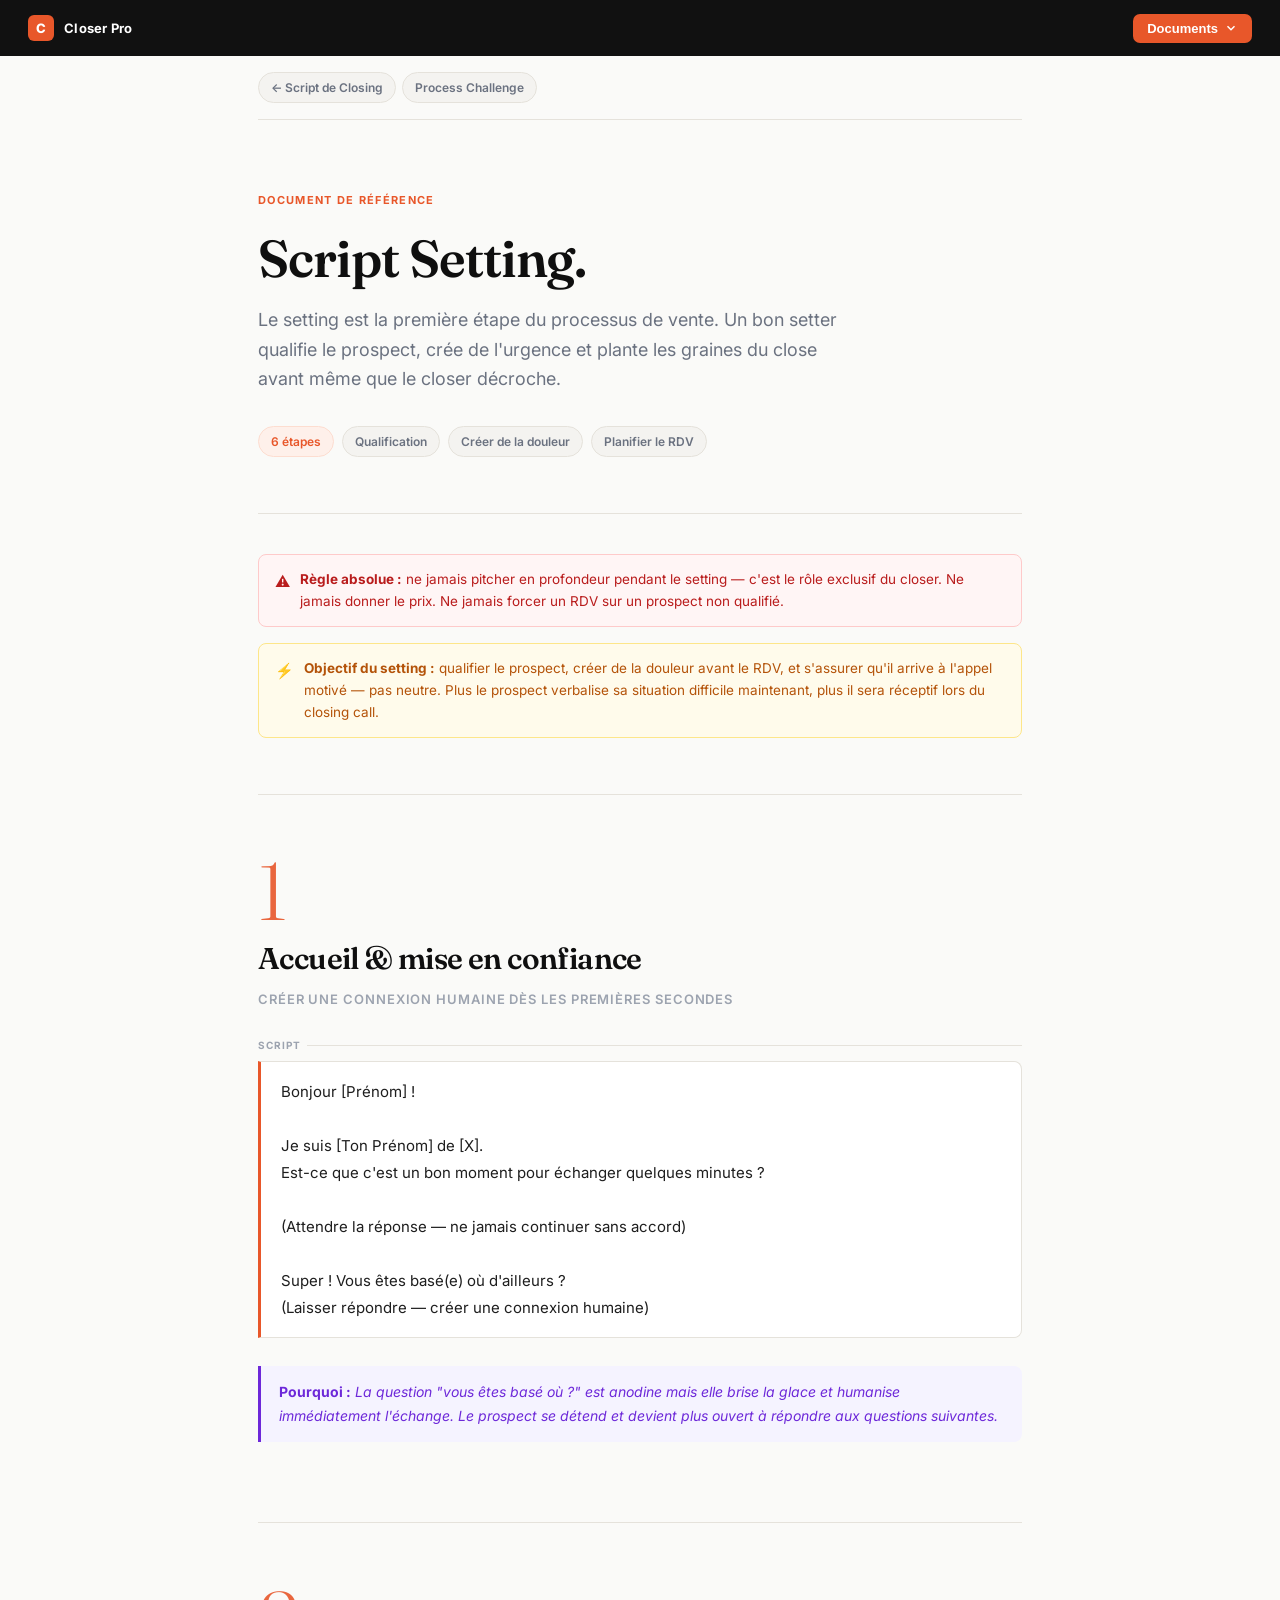
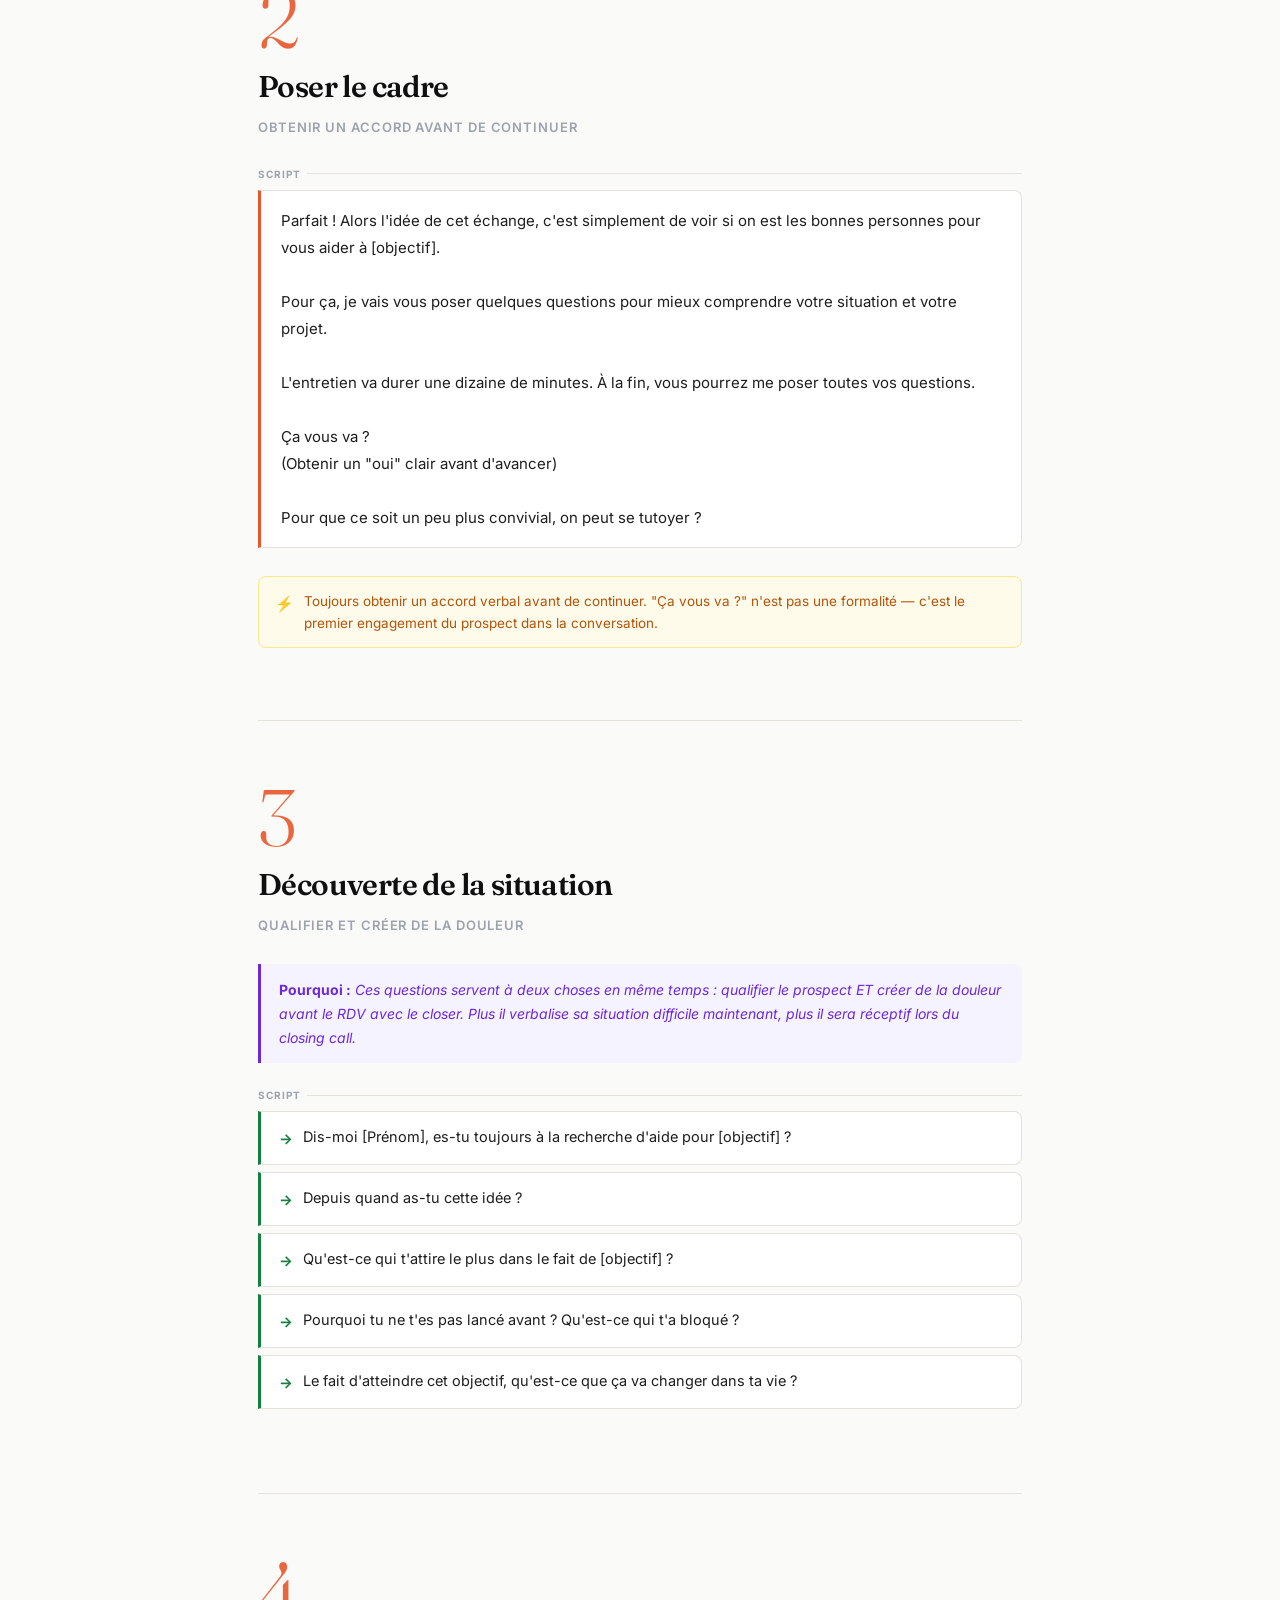
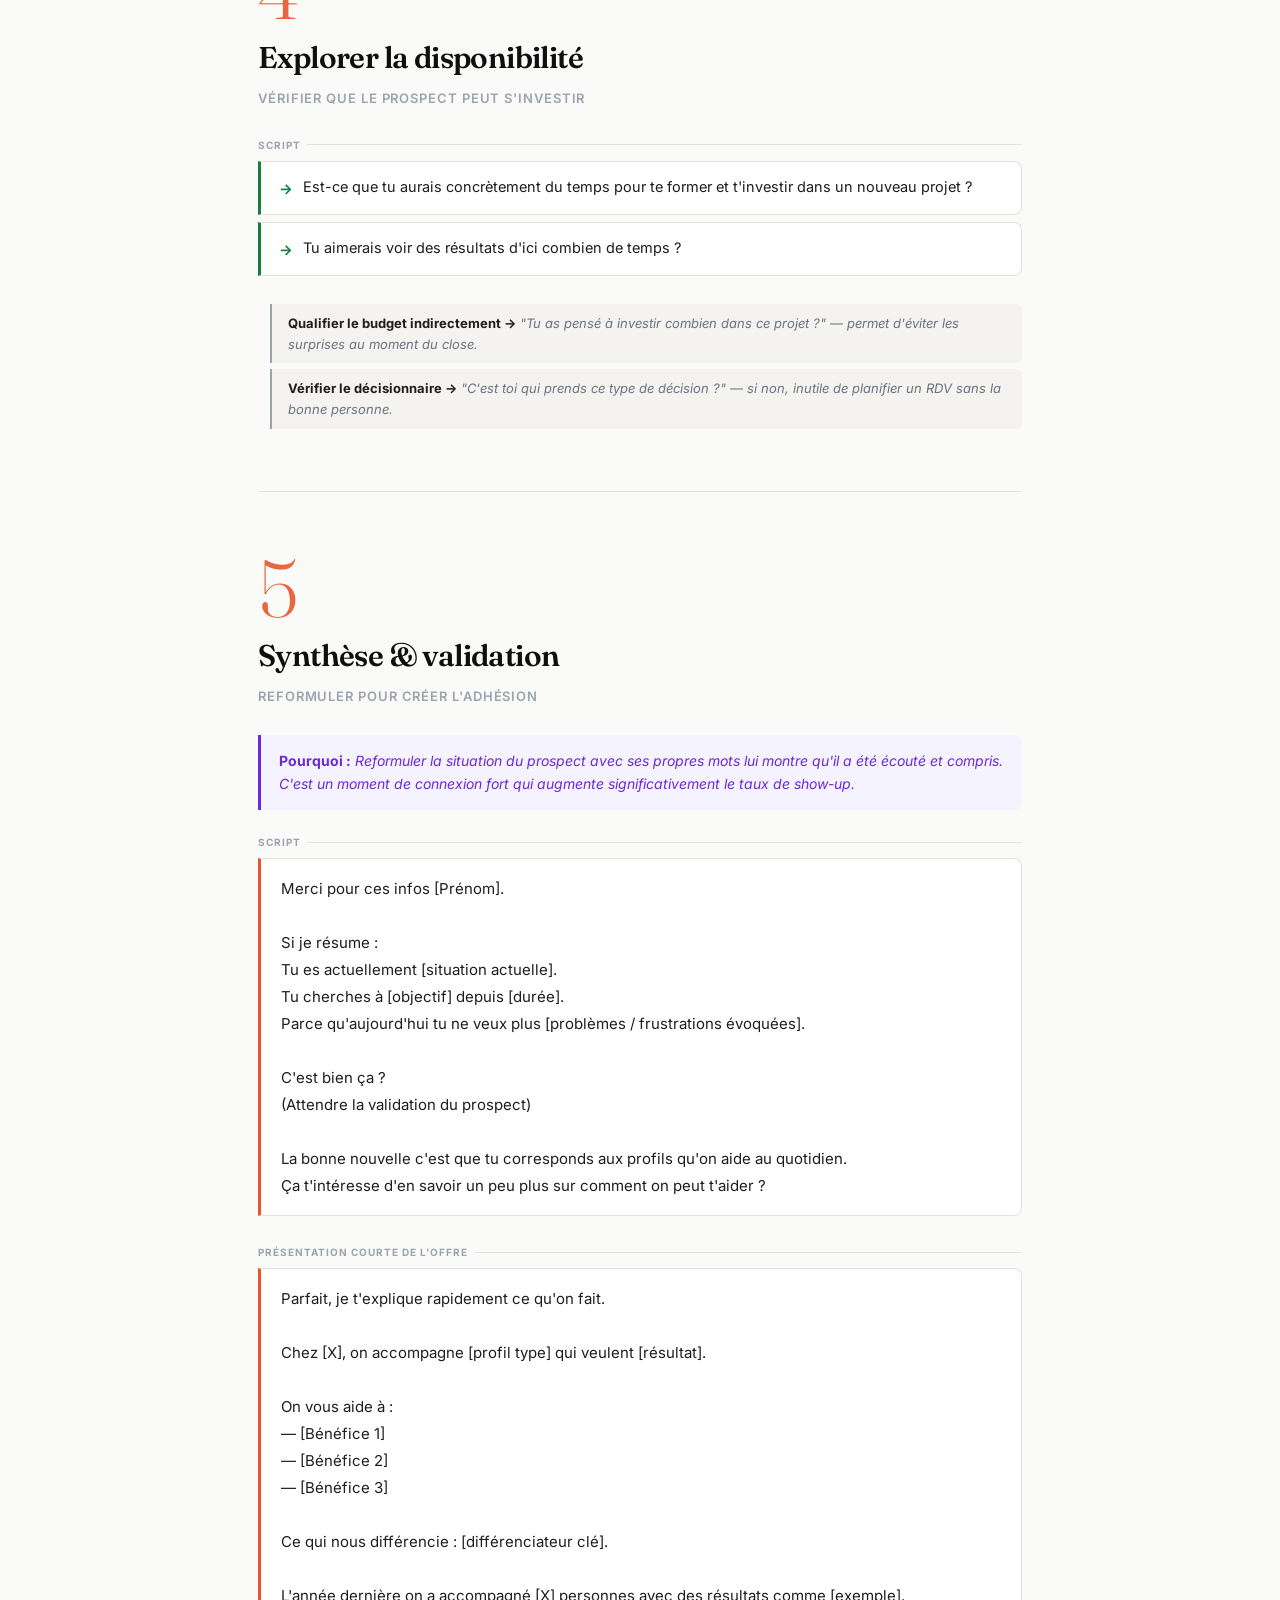
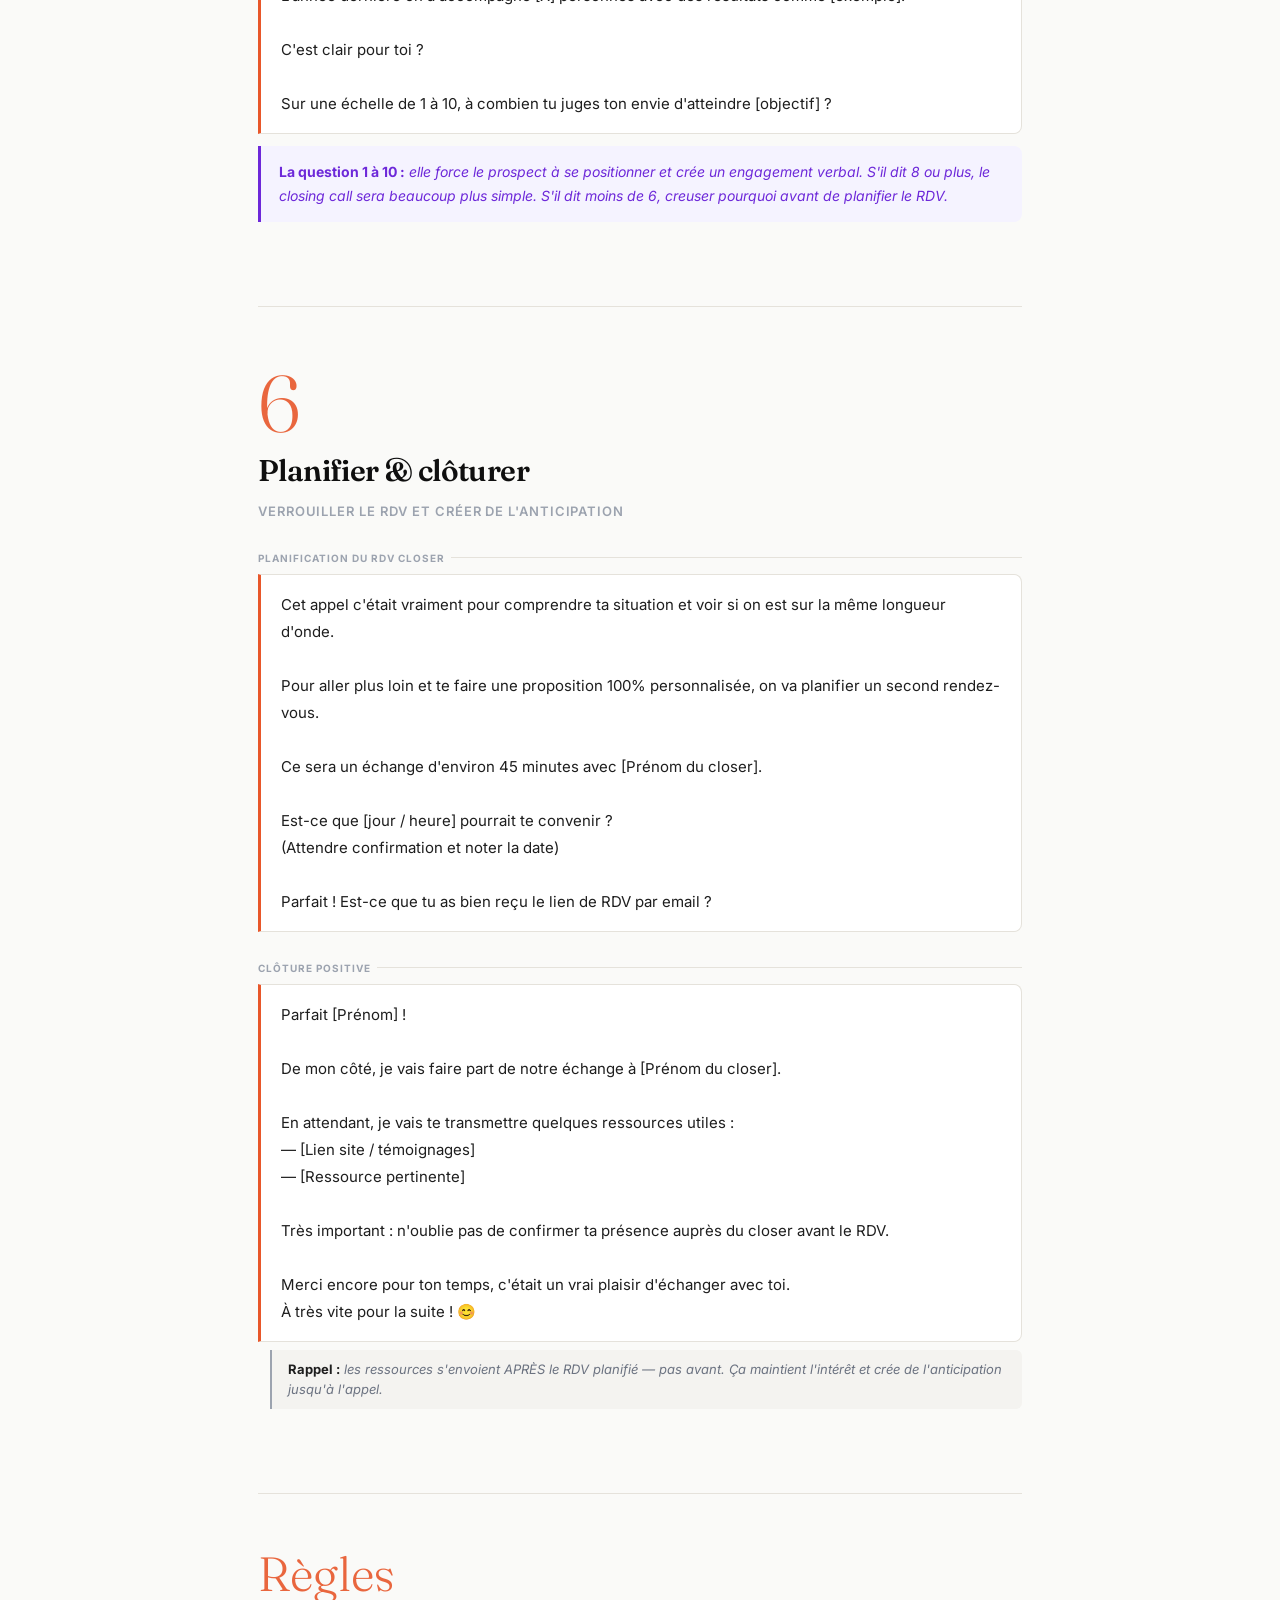
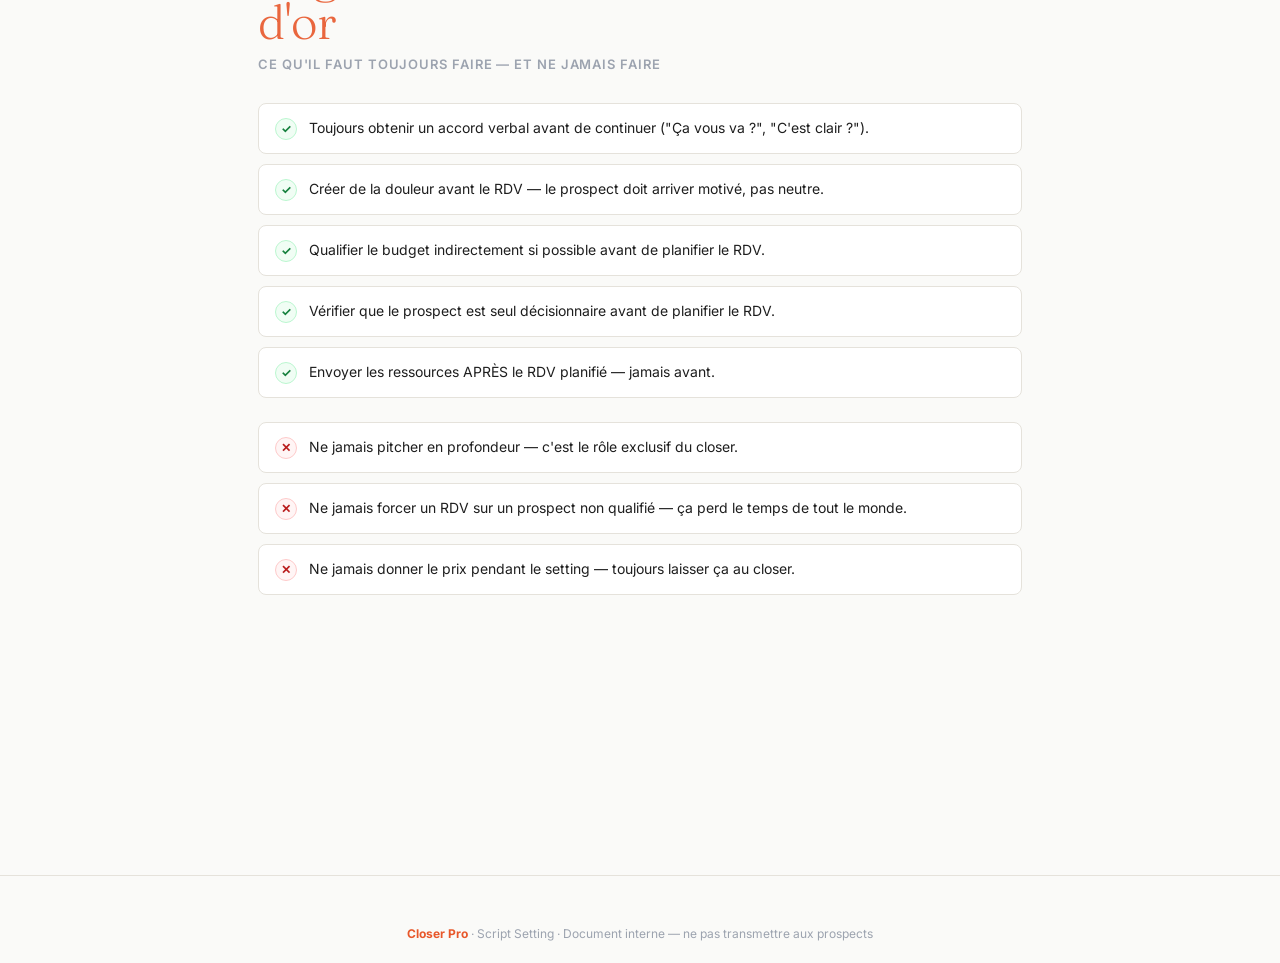
<file: docs/Script_Setting.html>
<!DOCTYPE html>
<html lang="fr">
<head>
<meta charset="UTF-8">
<meta name="viewport" content="width=device-width, initial-scale=1.0">
<title>Script Setting · Closer Pro</title>
<link rel="preconnect" href="https://fonts.googleapis.com">
<link href="https://fonts.googleapis.com/css2?family=Inter:wght@300;400;500;600;700;800&family=Fraunces:ital,opsz,wght@0,9..144,300;0,9..144,600;1,9..144,300;1,9..144,400&display=swap" rel="stylesheet">
<style>
  *, *::before, *::after { box-sizing: border-box; margin: 0; padding: 0; }
  :root {
    --orange: #E8572A; --orange-light: #FEF0EA; --orange-mid: #FDDDD0;
    --dark: #0F0F0F; --dark-mid: #1E1E1E; --gray: #6B7280; --gray-light: #9CA3AF;
    --bg: #FAFAF8; --bg-section: #F4F3F0; --border: #E5E2DB;
    --purple: #6D28D9; --purple-light: #F5F3FF;
    --green: #15803D; --green-light: #F0FDF4;
    --amber: #B45309; --amber-light: #FFFBEB;
    --red: #B91C1C; --red-light: #FFF5F5;
    --blue: #1D4ED8; --blue-light: #EFF6FF;
  }
  html { font-size: 16px; scroll-behavior: smooth; }
  body { font-family: 'Inter', sans-serif; background: var(--bg); color: var(--dark); line-height: 1.6; -webkit-font-smoothing: antialiased; }
  .page-wrap { max-width: 820px; margin: 0 auto; padding: 0 28px 120px; }

  .site-header { background: var(--dark); padding: 14px 28px; display: flex; align-items: center; justify-content: space-between; position: sticky; top: 0; z-index: 100; }
  .site-header .brand { font-size: 12px; font-weight: 700; color: #fff; letter-spacing: .1em; text-transform: uppercase; }
  .site-header .meta { font-size: 11px; color: #6B7280; }

  .doc-nav { display: flex; gap: 6px; padding: 16px 0; border-bottom: 1px solid var(--border); flex-wrap: wrap; }
  .doc-nav a { font-size: 12px; font-weight: 600; color: var(--gray); text-decoration: none; padding: 5px 12px; border-radius: 100px; border: 1px solid var(--border); background: var(--bg-section); transition: all .15s; }
  .doc-nav a:hover { color: var(--orange); border-color: var(--orange-mid); background: var(--orange-light); }

  .hero { padding: 72px 0 56px; border-bottom: 1px solid var(--border); }
  .hero-eyebrow { font-size: 11px; font-weight: 700; letter-spacing: .12em; text-transform: uppercase; color: var(--orange); margin-bottom: 20px; }
  .hero h1 { font-family: 'Fraunces', serif; font-size: 52px; font-weight: 600; line-height: 1.1; letter-spacing: -.02em; color: var(--dark); margin-bottom: 18px; }
  .hero-sub { font-size: 18px; color: var(--gray); max-width: 600px; line-height: 1.65; margin-bottom: 32px; }
  .hero-tags { display: flex; flex-wrap: wrap; gap: 8px; }
  .tag { font-size: 12px; font-weight: 600; padding: 5px 12px; border-radius: 100px; background: var(--bg-section); color: var(--gray); border: 1px solid var(--border); }
  .tag.accent { background: var(--orange-light); color: var(--orange); border-color: var(--orange-mid); }

  .section { padding: 56px 0; border-bottom: 1px solid var(--border); }
  .section:last-of-type { border-bottom: none; }
  .section-num { font-family: 'Fraunces', serif; font-size: 80px; font-weight: 300; color: var(--orange); line-height: 1; margin-bottom: 4px; opacity: .9; }
  .section-title { font-family: 'Fraunces', serif; font-size: 30px; font-weight: 600; letter-spacing: -.02em; color: var(--dark); margin-bottom: 6px; }
  .section-sub { font-size: 13px; font-weight: 600; letter-spacing: .07em; text-transform: uppercase; color: var(--gray-light); margin-bottom: 28px; }

  .why-box { background: var(--purple-light); border-left: 3px solid var(--purple); padding: 14px 18px; border-radius: 0 8px 8px 0; margin-bottom: 24px; font-size: 14px; color: var(--purple); font-style: italic; line-height: 1.7; }
  .why-box strong { font-style: normal; font-weight: 700; }

  .alert { padding: 13px 16px; border-radius: 8px; font-size: 13.5px; line-height: 1.65; margin-bottom: 16px; display: flex; gap: 10px; align-items: flex-start; }
  .alert-icon { font-size: 15px; flex-shrink: 0; margin-top: 2px; }
  .alert.amber { background: var(--amber-light); color: var(--amber); border: 1px solid #FDE68A; }
  .alert.green { background: var(--green-light); color: var(--green); border: 1px solid #BBF7D0; }
  .alert.red { background: var(--red-light); color: var(--red); border: 1px solid #FECACA; }
  .alert.blue { background: var(--blue-light); color: var(--blue); border: 1px solid #BFDBFE; }
  .alert strong { font-weight: 700; }

  .script-group { margin-bottom: 28px; }
  .script-label { font-size: 10px; font-weight: 700; letter-spacing: .1em; text-transform: uppercase; color: var(--gray-light); margin-bottom: 8px; display: flex; align-items: center; gap: 6px; }
  .script-label::after { content: ''; flex: 1; height: 1px; background: var(--border); }

  .script-block { background: #fff; border: 1px solid var(--border); border-left: 3px solid var(--orange); border-radius: 0 8px 8px 0; padding: 16px 20px; font-size: 15px; color: var(--dark-mid); line-height: 1.8; white-space: pre-line; margin-bottom: 8px; }
  .script-block.key { background: var(--orange-light); font-weight: 600; color: var(--dark); }

  .q-block { background: #fff; border: 1px solid var(--border); border-left: 3px solid var(--green); border-radius: 0 8px 8px 0; padding: 13px 18px; font-size: 14.5px; color: var(--dark-mid); line-height: 1.65; margin-bottom: 7px; display: flex; align-items: flex-start; gap: 10px; }
  .q-arrow { color: var(--green); font-weight: 700; flex-shrink: 0; margin-top: 2px; }

  .if-block { padding: 9px 14px 9px 16px; border-left: 2px solid var(--gray-light); margin: 6px 0 6px 12px; font-size: 13px; color: var(--gray); font-style: italic; background: var(--bg-section); border-radius: 0 6px 6px 0; line-height: 1.6; }
  .if-block strong { font-style: normal; color: var(--dark-mid); }

  .checklist { display: flex; flex-direction: column; gap: 10px; margin-bottom: 24px; }
  .check-item { display: flex; align-items: flex-start; gap: 12px; padding: 13px 16px; background: #fff; border: 1px solid var(--border); border-radius: 8px; font-size: 14px; color: var(--dark-mid); line-height: 1.6; }
  .check-icon { width: 22px; height: 22px; border-radius: 50%; background: var(--green-light); border: 1.5px solid #BBF7D0; display: flex; align-items: center; justify-content: center; flex-shrink: 0; margin-top: 1px; font-size: 12px; color: var(--green); font-weight: 700; }
  .warn-icon { width: 22px; height: 22px; border-radius: 50%; background: var(--red-light); border: 1.5px solid #FECACA; display: flex; align-items: center; justify-content: center; flex-shrink: 0; margin-top: 1px; font-size: 12px; color: var(--red); font-weight: 700; }

  .page-footer { text-align: center; padding: 48px 0 20px; border-top: 1px solid var(--border); margin-top: 80px; font-size: 12px; color: var(--gray-light); }
  .page-footer strong { color: var(--orange); }

  

  /* ── HEADER ── */
  .site-header {
    background: #111111 !important;
    padding: 0 28px !important;
    height: 56px !important;
    display: flex !important;
    align-items: center !important;
    justify-content: space-between !important;
    position: sticky !important;
    top: 0 !important;
    z-index: 200 !important;
  }
  .dropdown { position: relative; }
  .dropdown-btn {
    font-size: 13px; font-weight: 600; color: #fff;
    background: #E8572A; border: none; padding: 7px 14px;
    border-radius: 7px; cursor: pointer; display: flex;
    align-items: center; gap: 6px;
  }
  .dropdown-btn:hover { opacity: .88; }
  .dropdown-menu {
    position: absolute; top: calc(100% + 8px); right: 0;
    background: #fff; border: 1px solid #E5E2DB;
    border-radius: 12px; box-shadow: 0 8px 32px rgba(0,0,0,.14);
    min-width: 260px; padding: 8px; display: none; z-index: 9999;
  }
  .dropdown.open .dropdown-menu { display: block !important; }
  .dropdown-section-label {
    font-size: 10px; font-weight: 700; letter-spacing: .08em;
    text-transform: uppercase; color: #9CA3AF; padding: 8px 10px 4px;
  }
  .dropdown-item {
    display: flex; align-items: center; gap: 10px;
    padding: 9px 10px; border-radius: 7px; text-decoration: none;
    color: #0F0F0F; font-size: 13.5px; font-weight: 500;
  }
  .dropdown-item:hover { background: #F4F3F0; }
  .dropdown-item-icon {
    width: 26px; height: 26px; border-radius: 6px;
    display: flex; align-items: center; justify-content: center;
    font-size: 13px; flex-shrink: 0;
  }
  .dropdown-divider { height: 1px; background: #E5E2DB; margin: 6px 0; }

</style>
</head>
<body>

    <header class="site-header">
    <a href="index.html" style="display:flex;align-items:center;gap:10px;text-decoration:none;">
      <div style="width:26px;height:26px;background:#E8572A;border-radius:6px;display:flex;align-items:center;justify-content:center;font-size:13px;font-weight:800;color:#fff;flex-shrink:0;">C</div>
      <span style="font-size:13px;font-weight:700;color:#fff;letter-spacing:.02em;">Closer Pro</span>
    </a>
    <div class="dropdown" id="dropdown">
      <button class="dropdown-btn" onclick="toggleDropdown()">
        Documents
        <svg viewBox="0 0 24 24" fill="none" stroke="currentColor" stroke-width="2.5" style="width:14px;height:14px;transition:transform .2s"><path d="M6 9l6 6 6-6"/></svg>
      </button>
      <div class="dropdown-menu">
        <div class="dropdown-section-label">Méthode</div>
        <a class="dropdown-item" href="Script_Closing_Pro.html"><div class="dropdown-item-icon" style="background:#FEF0EA">📋</div>Script de Closing</a>
        <a class="dropdown-item" href="Traitement_Objections.html"><div class="dropdown-item-icon" style="background:#FFF5F5">🛡️</div>Traitement des Objections</a>
        <a class="dropdown-item" href="Reframing.html"><div class="dropdown-item-icon" style="background:#F5F3FF">🧠</div>Reframing des Prospects</a>
        <div class="dropdown-divider"></div>
        <div class="dropdown-section-label">Mindset</div>
        <a class="dropdown-item" href="Mindset.html"><div class="dropdown-item-icon" style="background:#F0FDF4">🔥</div>Mindset & Croyances</a>
        <div class="dropdown-divider"></div>
        <div class="dropdown-section-label">Process</div>
        <a class="dropdown-item" href="Script_Setting.html"><div class="dropdown-item-icon" style="background:#EFF6FF">📞</div>Script Setting</a>
        <a class="dropdown-item" href="Process_Challenge.html"><div class="dropdown-item-icon" style="background:#FFFBEB">⚡</div>Process Challenge</a>
        <a class="dropdown-item" href="Comment_Trouver_une_Offre.html"><div class="dropdown-item-icon" style="background:#F0FDF4">🎯</div>Comment Trouver une Offre</a>
        <div class="dropdown-divider"></div>
        <a class="dropdown-item" href="index.html"><div class="dropdown-item-icon" style="background:#F4F3F0">🏠</div>← Accueil</a>
      </div>
    </div>
  </header>

<div class="page-wrap">

  <div class="doc-nav">
    <a href="Script_Closing_Pro.html">← Script de Closing</a>
    <a href="Process_Challenge.html">Process Challenge</a>
  </div>

  <!-- HERO -->
  <div class="hero">
    <div class="hero-eyebrow">Document de référence</div>
    <h1>Script Setting.</h1>
    <p class="hero-sub">Le setting est la première étape du processus de vente. Un bon setter qualifie le prospect, crée de l'urgence et plante les graines du close avant même que le closer décroche.</p>
    <div class="hero-tags">
      <span class="tag accent">6 étapes</span>
      <span class="tag">Qualification</span>
      <span class="tag">Créer de la douleur</span>
      <span class="tag">Planifier le RDV</span>
    </div>
  </div>

  <!-- RÈGLE ABSOLUE -->
  <div class="section" style="padding-top:40px;padding-bottom:40px">
    <div class="alert red">
      <span class="alert-icon">⚠️</span>
      <div><strong>Règle absolue :</strong> ne jamais pitcher en profondeur pendant le setting — c'est le rôle exclusif du closer. Ne jamais donner le prix. Ne jamais forcer un RDV sur un prospect non qualifié.</div>
    </div>
    <div class="alert amber">
      <span class="alert-icon">⚡</span>
      <div><strong>Objectif du setting :</strong> qualifier le prospect, créer de la douleur avant le RDV, et s'assurer qu'il arrive à l'appel motivé — pas neutre. Plus le prospect verbalise sa situation difficile maintenant, plus il sera réceptif lors du closing call.</div>
    </div>
  </div>

  <!-- STEP 1 -->
  <div class="section">
    <div class="section-num">1</div>
    <div class="section-title">Accueil & mise en confiance</div>
    <div class="section-sub">Créer une connexion humaine dès les premières secondes</div>

    <div class="script-group">
      <div class="script-label">Script</div>
      <div class="script-block">Bonjour [Prénom] !

Je suis [Ton Prénom] de [X].
Est-ce que c'est un bon moment pour échanger quelques minutes ?

(Attendre la réponse — ne jamais continuer sans accord)

Super ! Vous êtes basé(e) où d'ailleurs ?
(Laisser répondre — créer une connexion humaine)</div>
    </div>

    <div class="why-box">
      <strong>Pourquoi :</strong> La question "vous êtes basé où ?" est anodine mais elle brise la glace et humanise immédiatement l'échange. Le prospect se détend et devient plus ouvert à répondre aux questions suivantes.
    </div>
  </div>

  <!-- STEP 2 -->
  <div class="section">
    <div class="section-num">2</div>
    <div class="section-title">Poser le cadre</div>
    <div class="section-sub">Obtenir un accord avant de continuer</div>

    <div class="script-group">
      <div class="script-label">Script</div>
      <div class="script-block">Parfait ! Alors l'idée de cet échange, c'est simplement de voir si on est les bonnes personnes pour vous aider à [objectif].

Pour ça, je vais vous poser quelques questions pour mieux comprendre votre situation et votre projet.

L'entretien va durer une dizaine de minutes. À la fin, vous pourrez me poser toutes vos questions.

Ça vous va ?
(Obtenir un "oui" clair avant d'avancer)

Pour que ce soit un peu plus convivial, on peut se tutoyer ?</div>
    </div>

    <div class="alert amber">
      <span class="alert-icon">⚡</span>
      <div>Toujours obtenir un accord verbal avant de continuer. "Ça vous va ?" n'est pas une formalité — c'est le premier engagement du prospect dans la conversation.</div>
    </div>
  </div>

  <!-- STEP 3 -->
  <div class="section">
    <div class="section-num">3</div>
    <div class="section-title">Découverte de la situation</div>
    <div class="section-sub">Qualifier et créer de la douleur</div>

    <div class="why-box">
      <strong>Pourquoi :</strong> Ces questions servent à deux choses en même temps : qualifier le prospect ET créer de la douleur avant le RDV avec le closer. Plus il verbalise sa situation difficile maintenant, plus il sera réceptif lors du closing call.
    </div>

    <div class="script-group">
      <div class="script-label">Script</div>
      <div class="q-block"><span class="q-arrow">→</span>Dis-moi [Prénom], es-tu toujours à la recherche d'aide pour [objectif] ?</div>
      <div class="q-block"><span class="q-arrow">→</span>Depuis quand as-tu cette idée ?</div>
      <div class="q-block"><span class="q-arrow">→</span>Qu'est-ce qui t'attire le plus dans le fait de [objectif] ?</div>
      <div class="q-block"><span class="q-arrow">→</span>Pourquoi tu ne t'es pas lancé avant ? Qu'est-ce qui t'a bloqué ?</div>
      <div class="q-block"><span class="q-arrow">→</span>Le fait d'atteindre cet objectif, qu'est-ce que ça va changer dans ta vie ?</div>
    </div>
  </div>

  <!-- STEP 4 -->
  <div class="section">
    <div class="section-num">4</div>
    <div class="section-title">Explorer la disponibilité</div>
    <div class="section-sub">Vérifier que le prospect peut s'investir</div>

    <div class="script-group">
      <div class="script-label">Script</div>
      <div class="q-block"><span class="q-arrow">→</span>Est-ce que tu aurais concrètement du temps pour te former et t'investir dans un nouveau projet ?</div>
      <div class="q-block"><span class="q-arrow">→</span>Tu aimerais voir des résultats d'ici combien de temps ?</div>
    </div>

    <div class="if-block"><strong>Qualifier le budget indirectement →</strong> "Tu as pensé à investir combien dans ce projet ?" — permet d'éviter les surprises au moment du close.</div>
    <div class="if-block"><strong>Vérifier le décisionnaire →</strong> "C'est toi qui prends ce type de décision ?" — si non, inutile de planifier un RDV sans la bonne personne.</div>
  </div>

  <!-- STEP 5 -->
  <div class="section">
    <div class="section-num">5</div>
    <div class="section-title">Synthèse & validation</div>
    <div class="section-sub">Reformuler pour créer l'adhésion</div>

    <div class="why-box">
      <strong>Pourquoi :</strong> Reformuler la situation du prospect avec ses propres mots lui montre qu'il a été écouté et compris. C'est un moment de connexion fort qui augmente significativement le taux de show-up.
    </div>

    <div class="script-group">
      <div class="script-label">Script</div>
      <div class="script-block">Merci pour ces infos [Prénom].

Si je résume :
Tu es actuellement [situation actuelle].
Tu cherches à [objectif] depuis [durée].
Parce qu'aujourd'hui tu ne veux plus [problèmes / frustrations évoquées].

C'est bien ça ?
(Attendre la validation du prospect)

La bonne nouvelle c'est que tu corresponds aux profils qu'on aide au quotidien.
Ça t'intéresse d'en savoir un peu plus sur comment on peut t'aider ?</div>
    </div>

    <div class="script-group">
      <div class="script-label">Présentation courte de l'offre</div>
      <div class="script-block">Parfait, je t'explique rapidement ce qu'on fait.

Chez [X], on accompagne [profil type] qui veulent [résultat].

On vous aide à :
— [Bénéfice 1]
— [Bénéfice 2]
— [Bénéfice 3]

Ce qui nous différencie : [différenciateur clé].

L'année dernière on a accompagné [X] personnes avec des résultats comme [exemple].

C'est clair pour toi ?

Sur une échelle de 1 à 10, à combien tu juges ton envie d'atteindre [objectif] ?</div>
      <div class="why-box" style="margin-top:12px">
        <strong>La question 1 à 10 :</strong> elle force le prospect à se positionner et crée un engagement verbal. S'il dit 8 ou plus, le closing call sera beaucoup plus simple. S'il dit moins de 6, creuser pourquoi avant de planifier le RDV.
      </div>
    </div>
  </div>

  <!-- STEP 6 -->
  <div class="section">
    <div class="section-num">6</div>
    <div class="section-title">Planifier & clôturer</div>
    <div class="section-sub">Verrouiller le RDV et créer de l'anticipation</div>

    <div class="script-group">
      <div class="script-label">Planification du RDV closer</div>
      <div class="script-block">Cet appel c'était vraiment pour comprendre ta situation et voir si on est sur la même longueur d'onde.

Pour aller plus loin et te faire une proposition 100% personnalisée, on va planifier un second rendez-vous.

Ce sera un échange d'environ 45 minutes avec [Prénom du closer].

Est-ce que [jour / heure] pourrait te convenir ?
(Attendre confirmation et noter la date)

Parfait ! Est-ce que tu as bien reçu le lien de RDV par email ?</div>
    </div>

    <div class="script-group">
      <div class="script-label">Clôture positive</div>
      <div class="script-block">Parfait [Prénom] !

De mon côté, je vais faire part de notre échange à [Prénom du closer].

En attendant, je vais te transmettre quelques ressources utiles :
— [Lien site / témoignages]
— [Ressource pertinente]

Très important : n'oublie pas de confirmer ta présence auprès du closer avant le RDV.

Merci encore pour ton temps, c'était un vrai plaisir d'échanger avec toi.
À très vite pour la suite ! 😊</div>
      <div class="if-block" style="margin-top:8px"><strong>Rappel :</strong> les ressources s'envoient APRÈS le RDV planifié — pas avant. Ça maintient l'intérêt et crée de l'anticipation jusqu'à l'appel.</div>
    </div>
  </div>

  <!-- RÈGLES D'OR -->
  <div class="section">
    <div class="section-num" style="font-size:48px">Règles<br>d'or</div>
    <div class="section-sub" style="margin-top:8px">Ce qu'il faut toujours faire — et ne jamais faire</div>

    <div class="checklist">
      <div class="check-item"><div class="check-icon">✓</div>Toujours obtenir un accord verbal avant de continuer ("Ça vous va ?", "C'est clair ?").</div>
      <div class="check-item"><div class="check-icon">✓</div>Créer de la douleur avant le RDV — le prospect doit arriver motivé, pas neutre.</div>
      <div class="check-item"><div class="check-icon">✓</div>Qualifier le budget indirectement si possible avant de planifier le RDV.</div>
      <div class="check-item"><div class="check-icon">✓</div>Vérifier que le prospect est seul décisionnaire avant de planifier le RDV.</div>
      <div class="check-item"><div class="check-icon">✓</div>Envoyer les ressources APRÈS le RDV planifié — jamais avant.</div>
    </div>

    <div class="checklist">
      <div class="check-item"><div class="warn-icon">✕</div>Ne jamais pitcher en profondeur — c'est le rôle exclusif du closer.</div>
      <div class="check-item"><div class="warn-icon">✕</div>Ne jamais forcer un RDV sur un prospect non qualifié — ça perd le temps de tout le monde.</div>
      <div class="check-item"><div class="warn-icon">✕</div>Ne jamais donner le prix pendant le setting — toujours laisser ça au closer.</div>
    </div>
  </div>

</div>

<footer class="page-footer">
  <strong>Closer Pro</strong> · Script Setting · Document interne — ne pas transmettre aux prospects
</footer>

<script>
  function toggleDropdown() {
    var d = document.getElementById('dropdown');
    if (d.classList.contains('open')) {
      d.classList.remove('open');
    } else {
      d.classList.add('open');
    }
  }
  document.addEventListener('click', function(e) {
    var dropdown = document.getElementById('dropdown');
    if (dropdown && !dropdown.contains(e.target)) {
      dropdown.classList.remove('open');
    }
  });
</script>
</body>
</html>
</file>
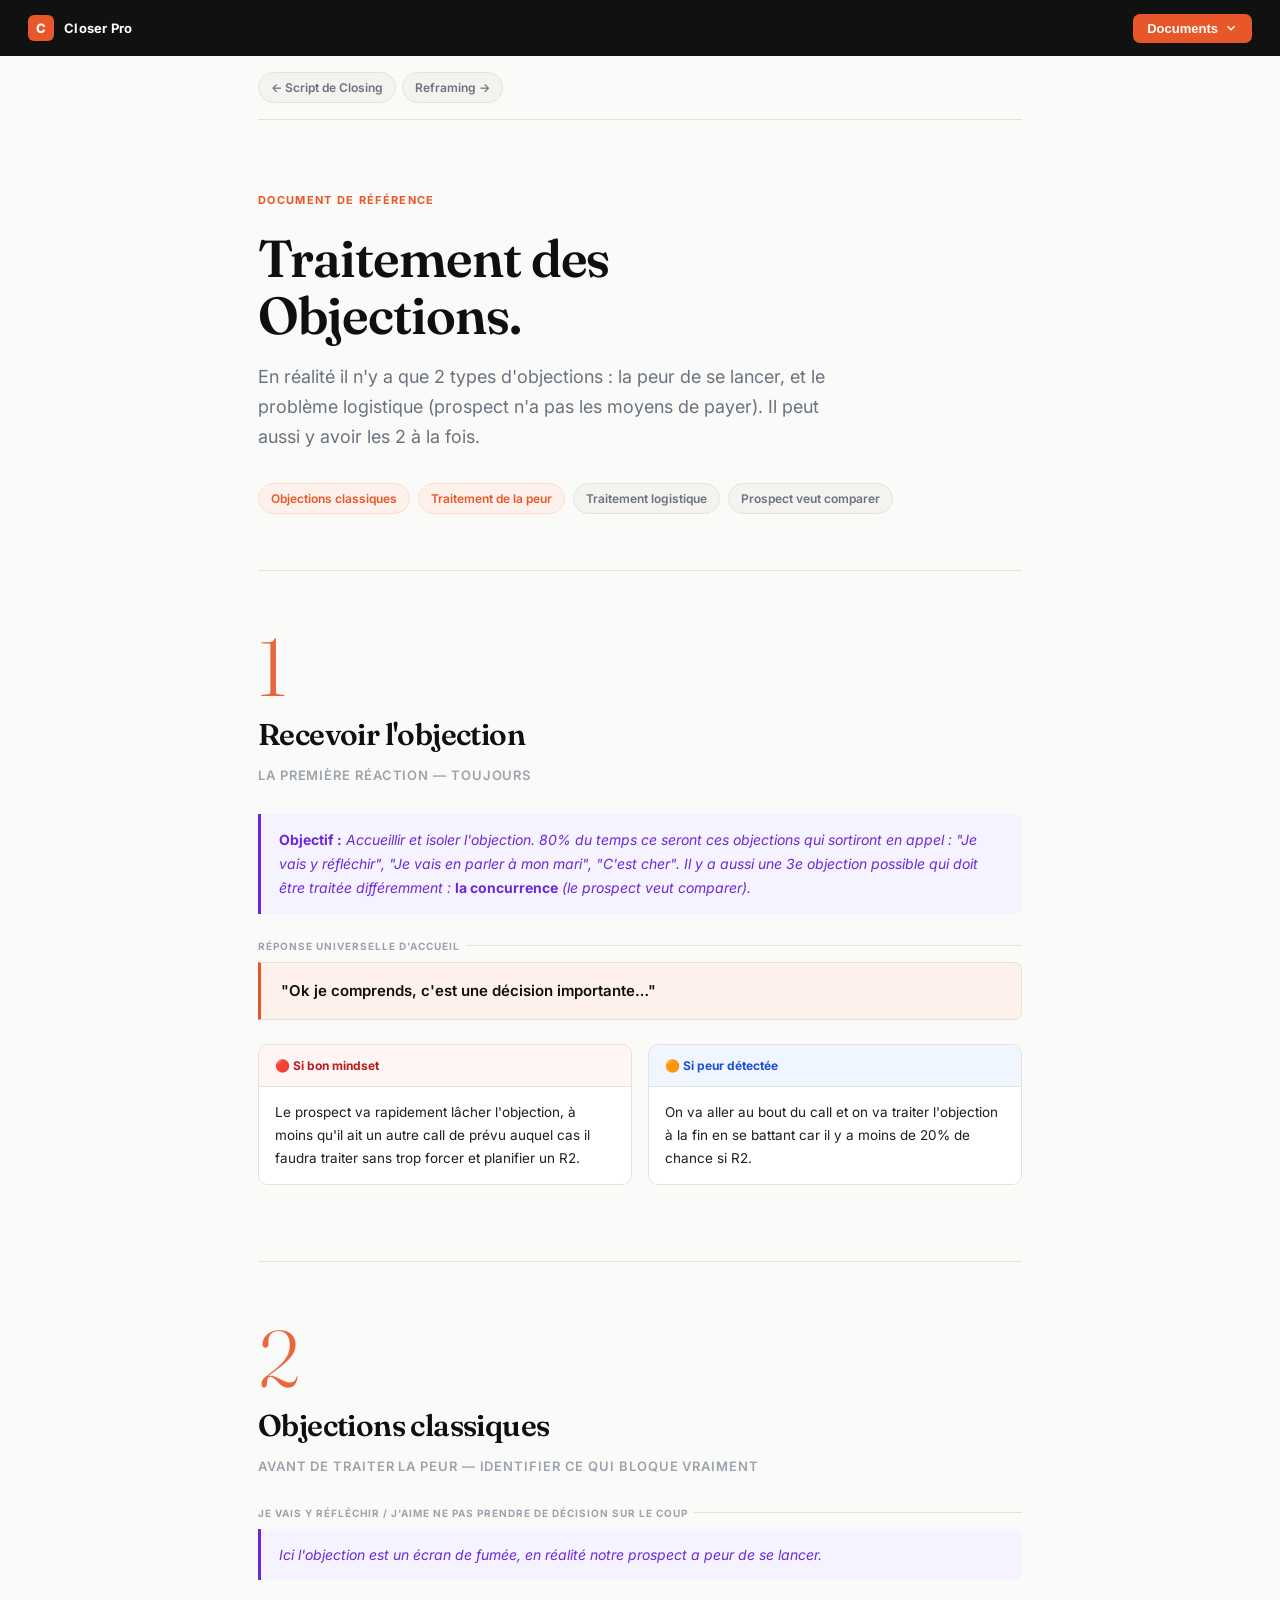
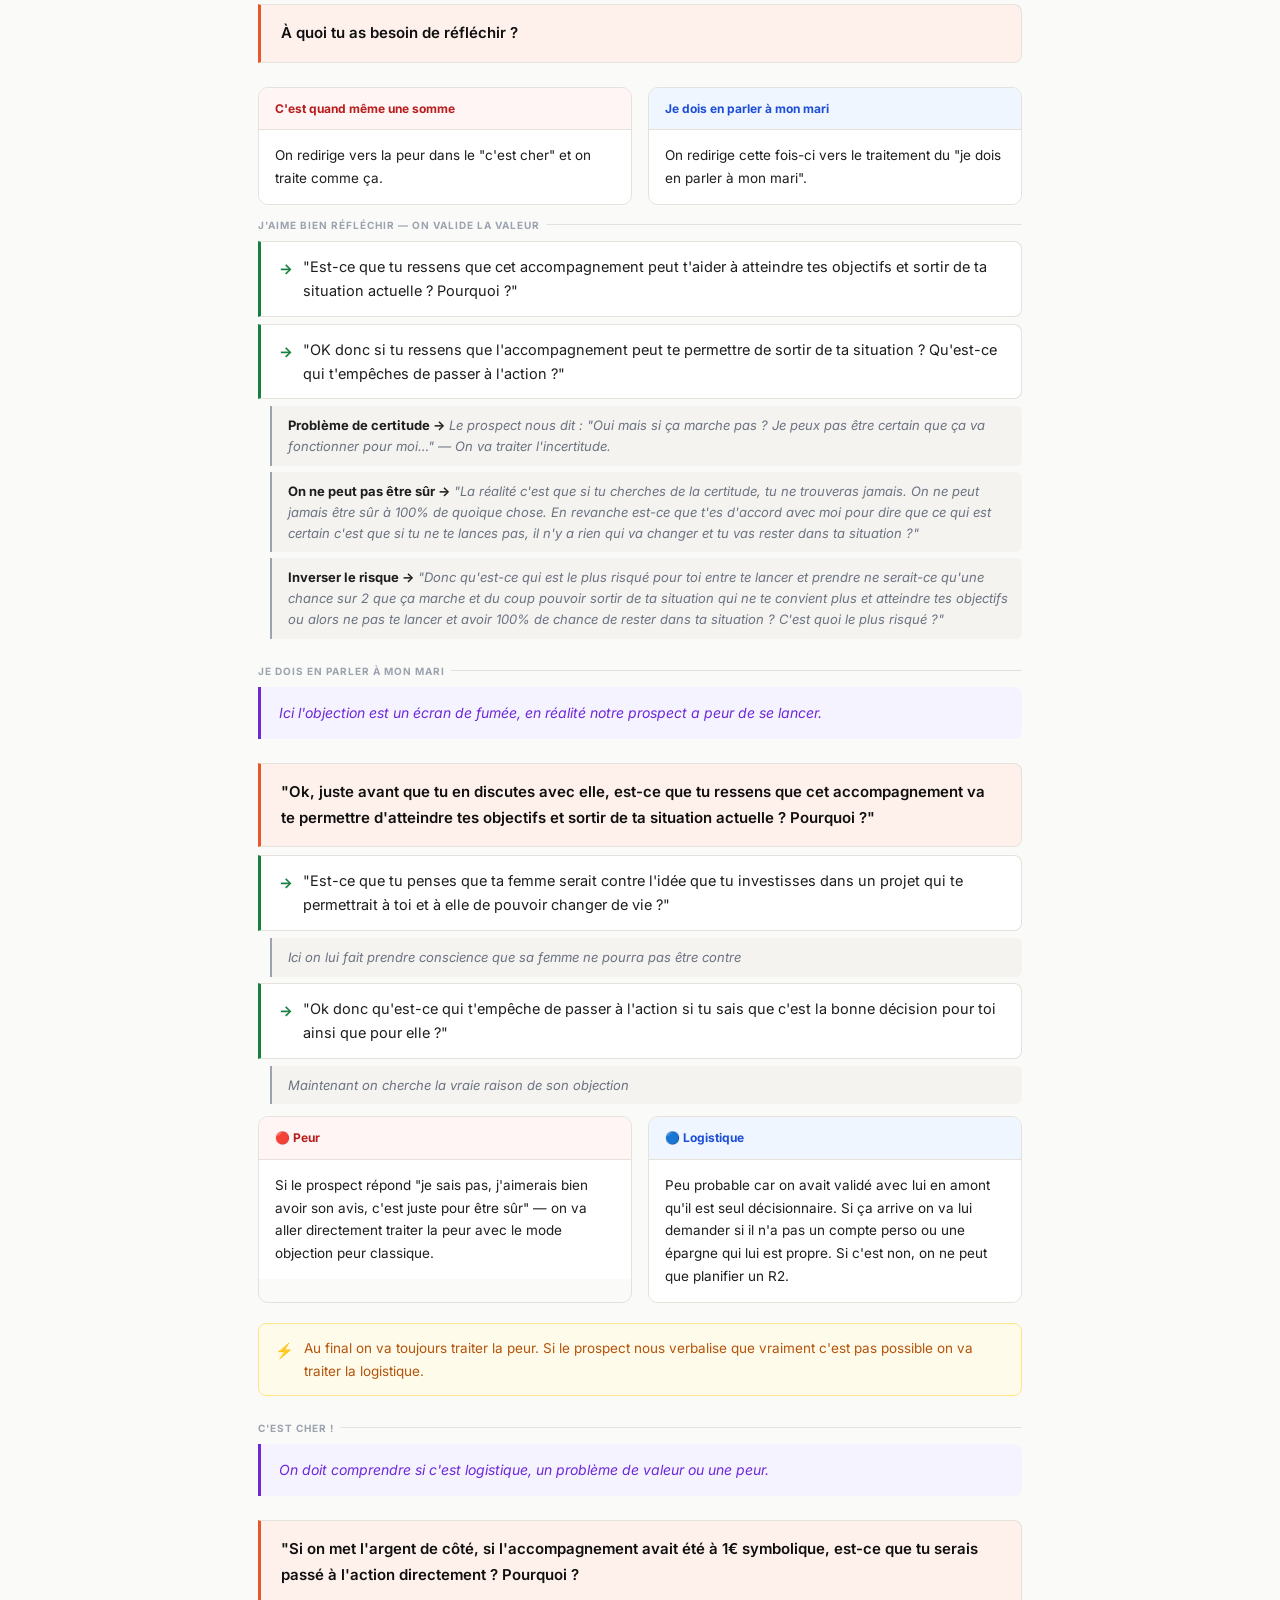
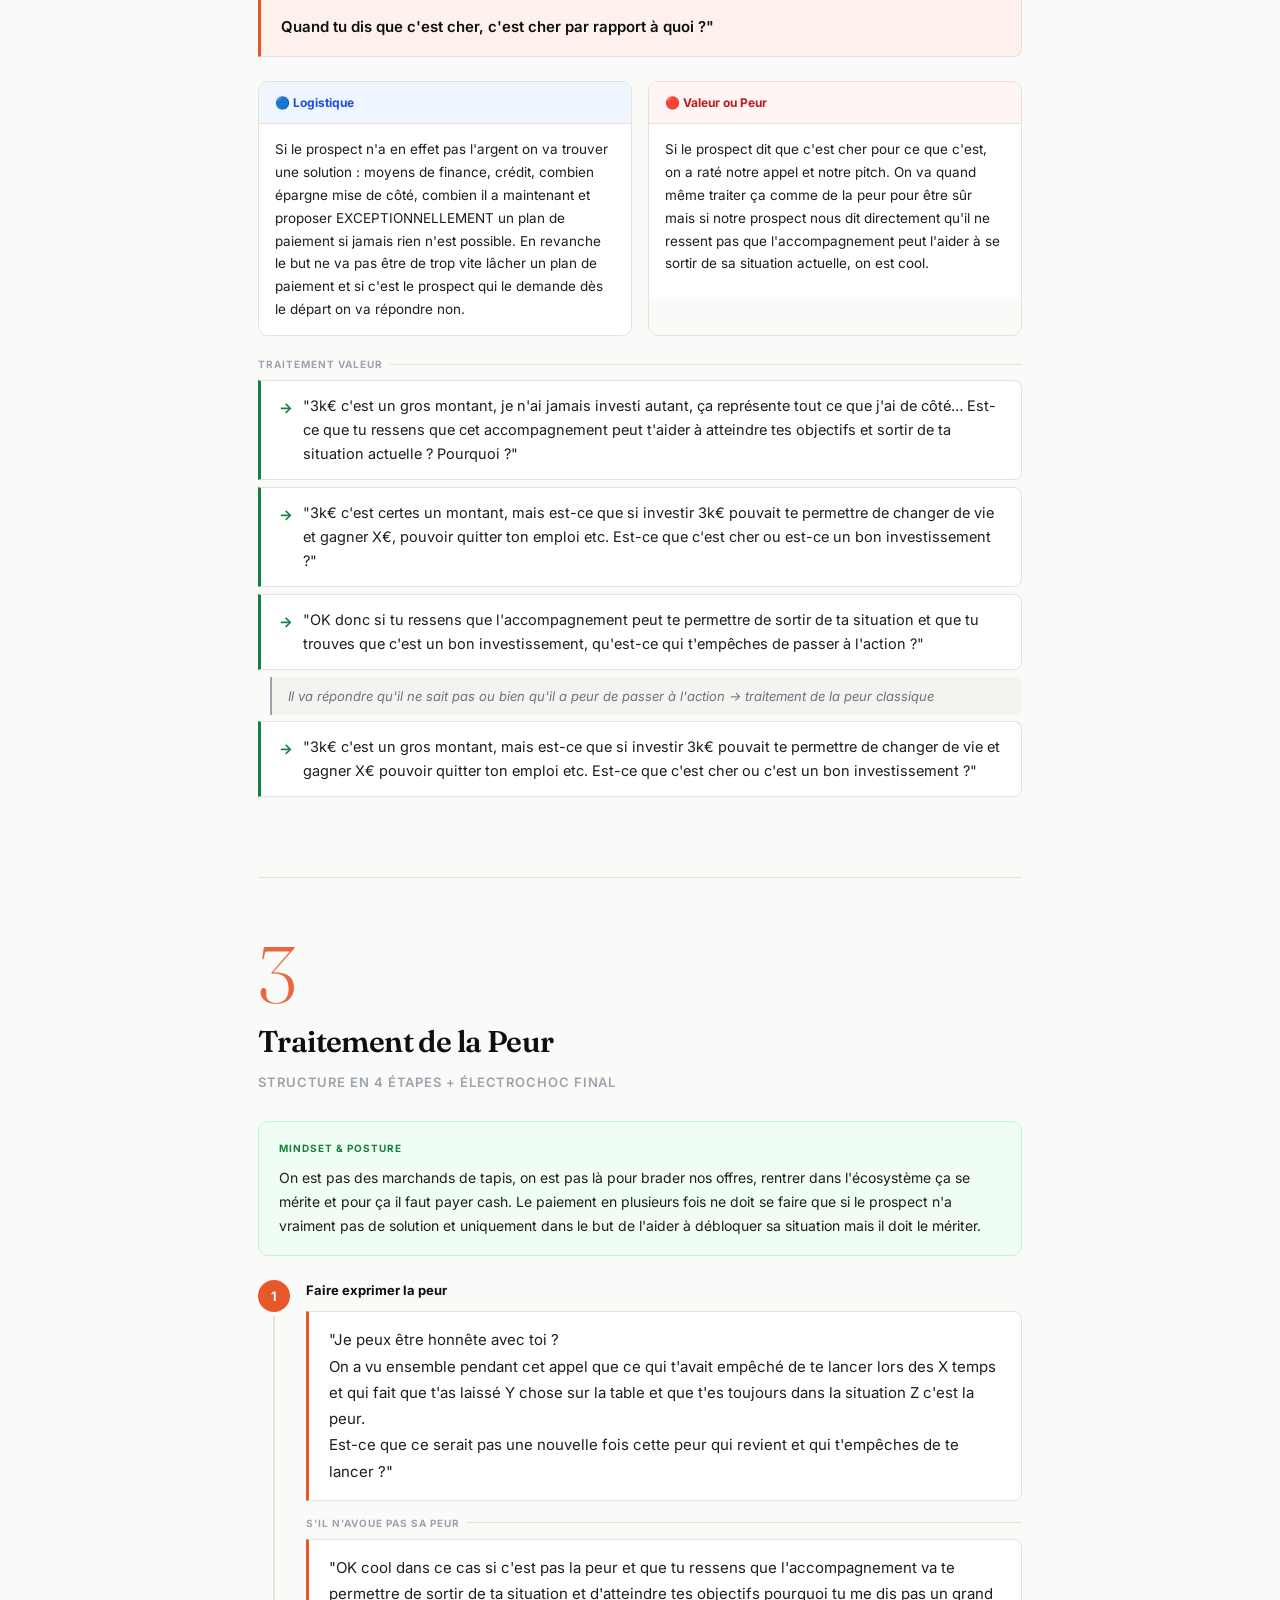
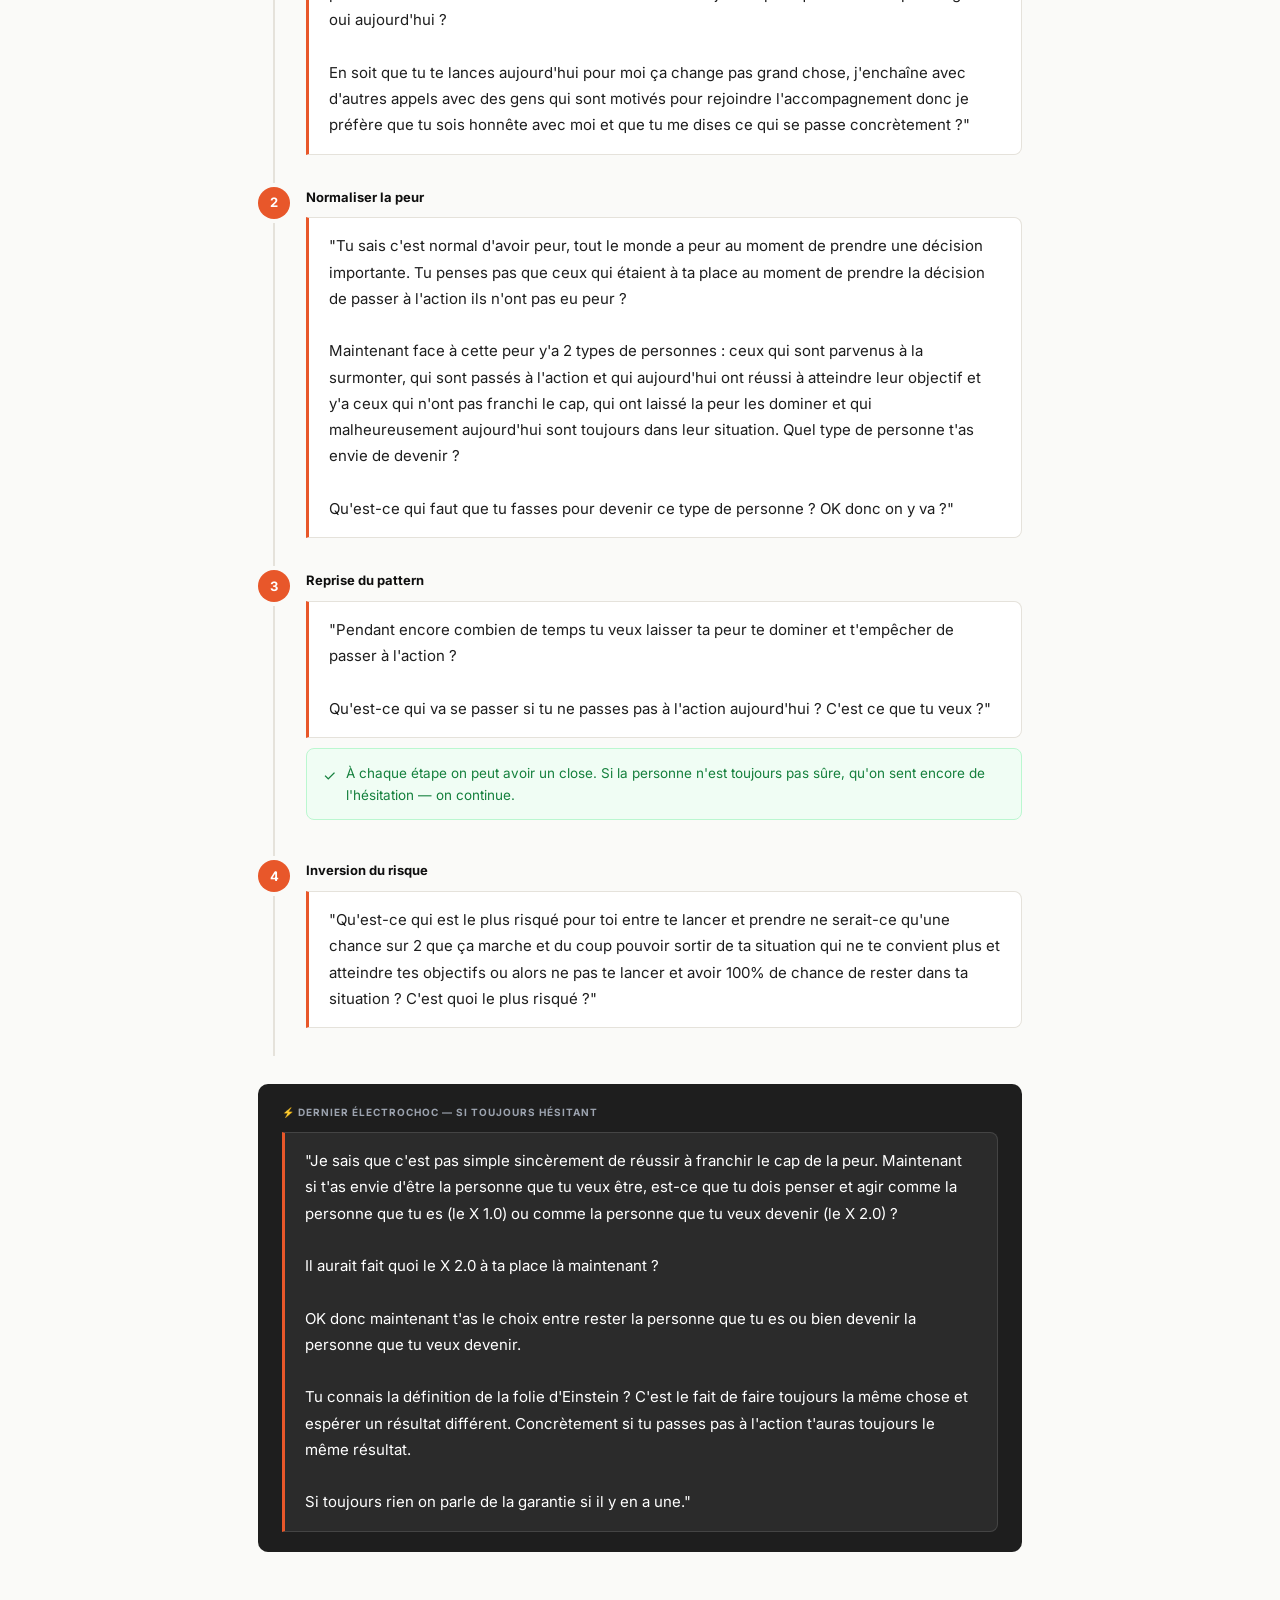
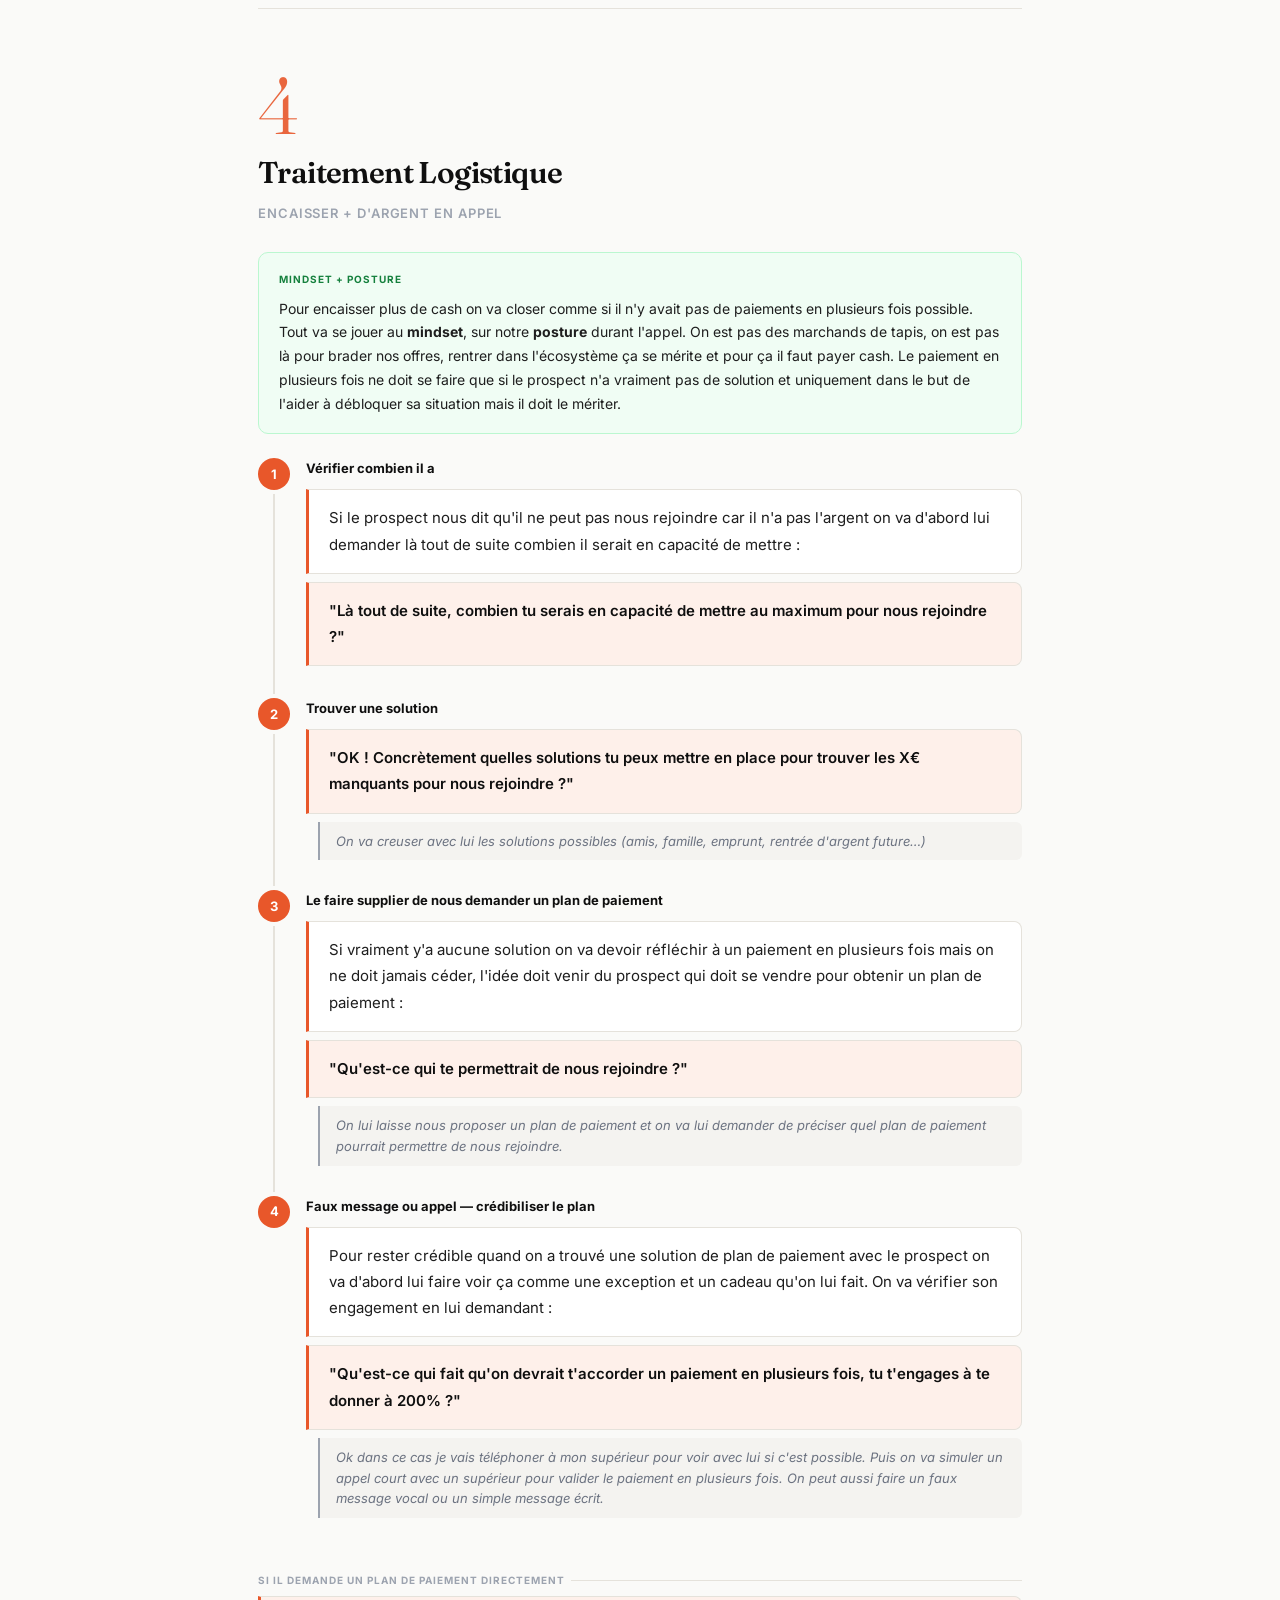
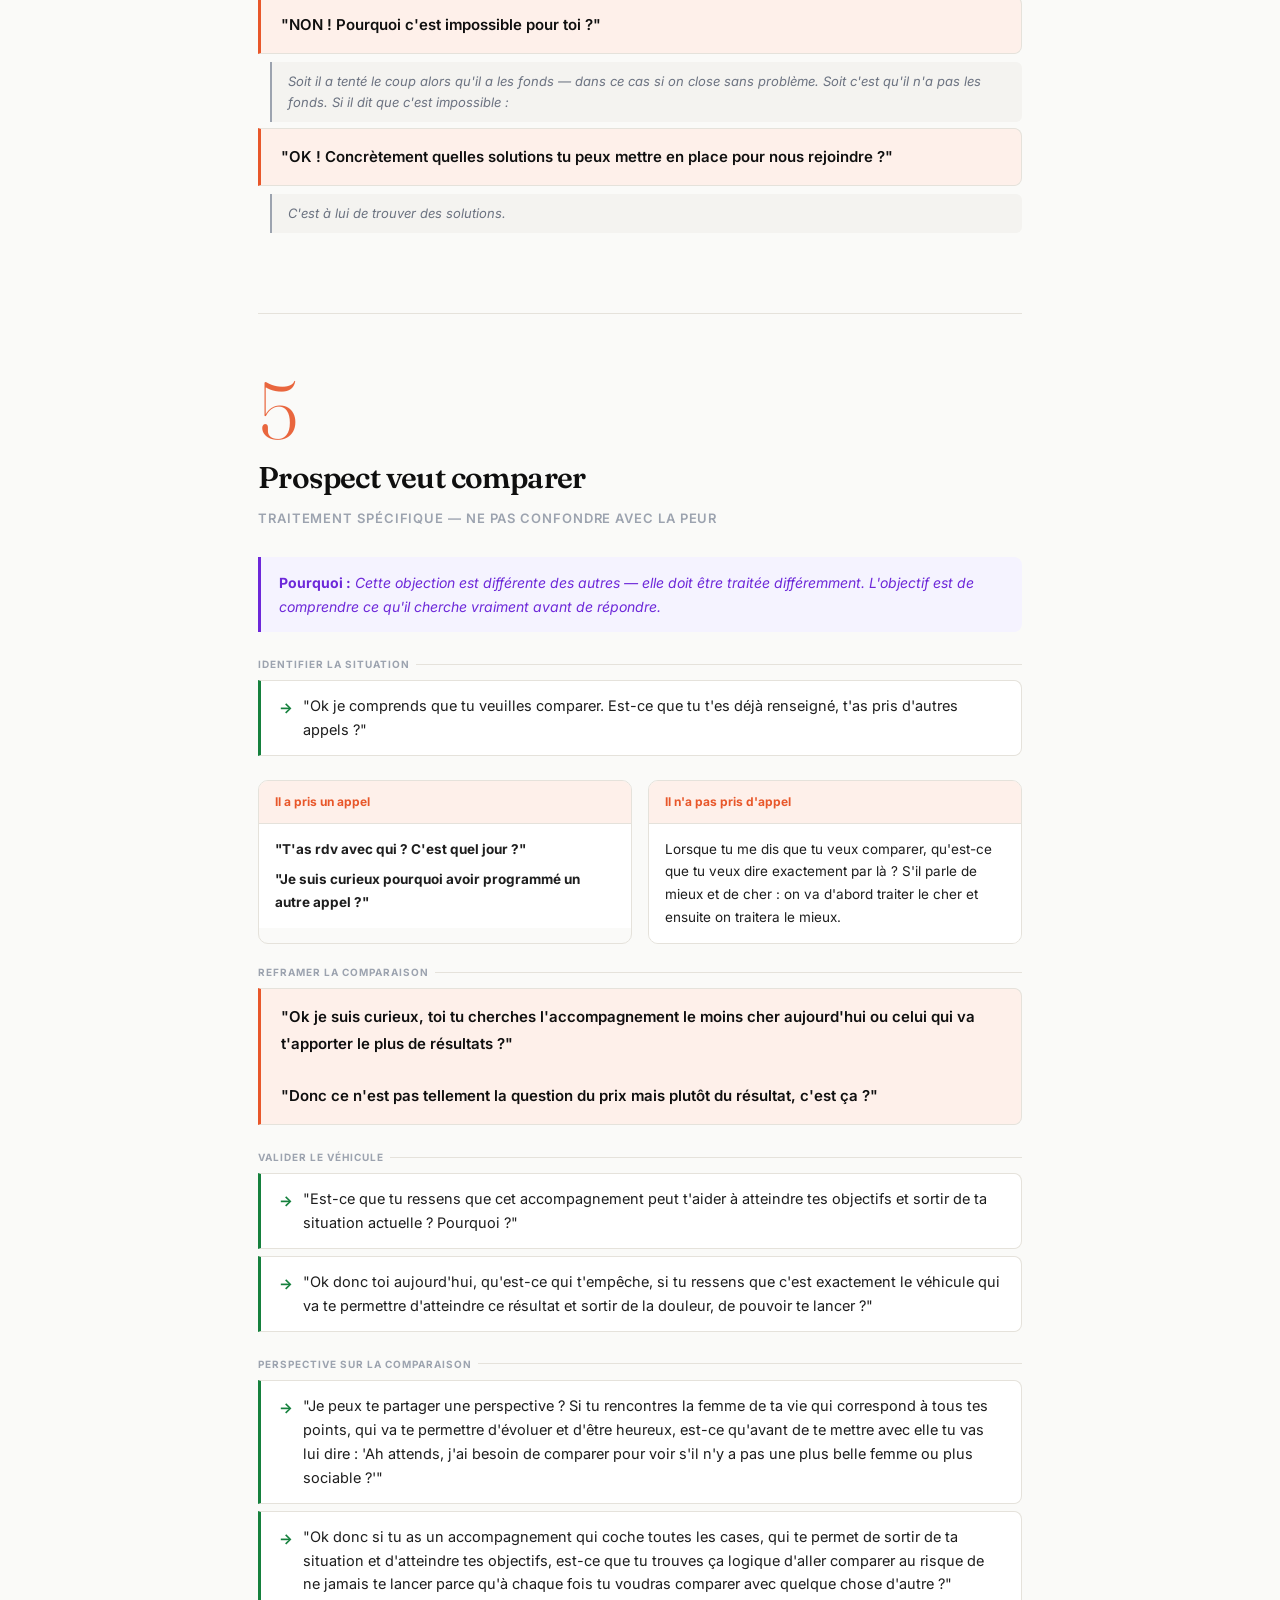
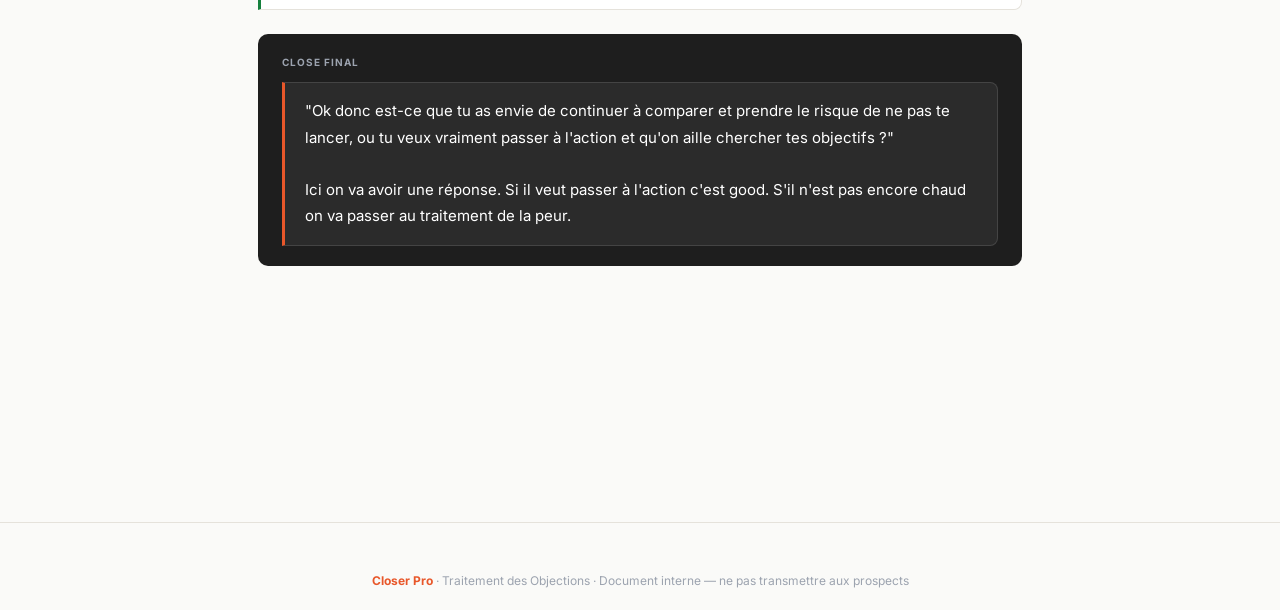
<file: docs/Traitement_Objections.html>
<!DOCTYPE html>
<html lang="fr">
<head>
<meta charset="UTF-8">
<meta name="viewport" content="width=device-width, initial-scale=1.0">
<title>Traitement des Objections · Closer Pro</title>
<link rel="preconnect" href="https://fonts.googleapis.com">
<link href="https://fonts.googleapis.com/css2?family=Inter:wght@300;400;500;600;700;800&family=Fraunces:ital,opsz,wght@0,9..144,300;0,9..144,600;1,9..144,300;1,9..144,400&display=swap" rel="stylesheet">
<style>
  *, *::before, *::after { box-sizing: border-box; margin: 0; padding: 0; }
  :root {
    --orange: #E8572A; --orange-light: #FEF0EA; --orange-mid: #FDDDD0;
    --dark: #0F0F0F; --dark-mid: #1E1E1E; --gray: #6B7280; --gray-light: #9CA3AF;
    --bg: #FAFAF8; --bg-section: #F4F3F0; --border: #E5E2DB;
    --purple: #6D28D9; --purple-light: #F5F3FF;
    --green: #15803D; --green-light: #F0FDF4;
    --amber: #B45309; --amber-light: #FFFBEB;
    --red: #B91C1C; --red-light: #FFF5F5;
    --blue: #1D4ED8; --blue-light: #EFF6FF;
  }
  html { font-size: 16px; scroll-behavior: smooth; }
  body { font-family: 'Inter', sans-serif; background: var(--bg); color: var(--dark); line-height: 1.6; -webkit-font-smoothing: antialiased; }
  .page-wrap { max-width: 820px; margin: 0 auto; padding: 0 28px 120px; }

  .site-header { background: var(--dark); padding: 14px 28px; display: flex; align-items: center; justify-content: space-between; position: sticky; top: 0; z-index: 100; }
  .site-header .brand { font-size: 12px; font-weight: 700; color: #fff; letter-spacing: .1em; text-transform: uppercase; }
  .site-header .meta { font-size: 11px; color: #6B7280; }

  .doc-nav { display: flex; gap: 6px; padding: 16px 0; border-bottom: 1px solid var(--border); flex-wrap: wrap; }
  .doc-nav a { font-size: 12px; font-weight: 600; color: var(--gray); text-decoration: none; padding: 5px 12px; border-radius: 100px; border: 1px solid var(--border); background: var(--bg-section); transition: all .15s; }
  .doc-nav a:hover { color: var(--orange); border-color: var(--orange-mid); background: var(--orange-light); }

  .hero { padding: 72px 0 56px; border-bottom: 1px solid var(--border); }
  .hero-eyebrow { font-size: 11px; font-weight: 700; letter-spacing: .12em; text-transform: uppercase; color: var(--orange); margin-bottom: 20px; }
  .hero h1 { font-family: 'Fraunces', serif; font-size: 52px; font-weight: 600; line-height: 1.1; letter-spacing: -.02em; color: var(--dark); margin-bottom: 18px; }
  .hero-sub { font-size: 18px; color: var(--gray); max-width: 600px; line-height: 1.65; margin-bottom: 32px; }
  .hero-tags { display: flex; flex-wrap: wrap; gap: 8px; }
  .tag { font-size: 12px; font-weight: 600; padding: 5px 12px; border-radius: 100px; background: var(--bg-section); color: var(--gray); border: 1px solid var(--border); }
  .tag.accent { background: var(--orange-light); color: var(--orange); border-color: var(--orange-mid); }

  .section { padding: 56px 0; border-bottom: 1px solid var(--border); }
  .section:last-of-type { border-bottom: none; }
  .section-num { font-family: 'Fraunces', serif; font-size: 80px; font-weight: 300; color: var(--orange); line-height: 1; margin-bottom: 4px; opacity: .9; }
  .section-title { font-family: 'Fraunces', serif; font-size: 30px; font-weight: 600; letter-spacing: -.02em; color: var(--dark); margin-bottom: 6px; }
  .section-sub { font-size: 13px; font-weight: 600; letter-spacing: .07em; text-transform: uppercase; color: var(--gray-light); margin-bottom: 28px; }

  .why-box { background: var(--purple-light); border-left: 3px solid var(--purple); padding: 14px 18px; border-radius: 0 8px 8px 0; margin-bottom: 24px; font-size: 14px; color: var(--purple); font-style: italic; line-height: 1.7; }
  .why-box strong { font-style: normal; font-weight: 700; }

  .mindset-box { background: var(--green-light); border: 1px solid #BBF7D0; border-radius: 10px; padding: 18px 20px; margin-bottom: 24px; }
  .mindset-box .mindset-title { font-size: 10px; font-weight: 700; letter-spacing: .1em; text-transform: uppercase; color: var(--green); margin-bottom: 10px; }
  .mindset-box p { font-size: 14px; color: var(--dark-mid); line-height: 1.7; }

  .alert { padding: 13px 16px; border-radius: 8px; font-size: 13.5px; line-height: 1.65; margin-bottom: 16px; display: flex; gap: 10px; align-items: flex-start; }
  .alert-icon { font-size: 15px; flex-shrink: 0; margin-top: 2px; }
  .alert.amber { background: var(--amber-light); color: var(--amber); border: 1px solid #FDE68A; }
  .alert.red { background: var(--red-light); color: var(--red); border: 1px solid #FECACA; }
  .alert.blue { background: var(--blue-light); color: var(--blue); border: 1px solid #BFDBFE; }
  .alert.green { background: var(--green-light); color: var(--green); border: 1px solid #BBF7D0; }
  .alert strong { font-weight: 700; }

  .script-group { margin-bottom: 24px; }
  .script-label { font-size: 10px; font-weight: 700; letter-spacing: .1em; text-transform: uppercase; color: var(--gray-light); margin-bottom: 8px; display: flex; align-items: center; gap: 6px; }
  .script-label::after { content: ''; flex: 1; height: 1px; background: var(--border); }

  .script-block { background: #fff; border: 1px solid var(--border); border-left: 3px solid var(--orange); border-radius: 0 8px 8px 0; padding: 15px 20px; font-size: 15px; color: var(--dark-mid); line-height: 1.75; white-space: pre-line; margin-bottom: 8px; }
  .script-block.key { border-left-color: var(--orange); background: var(--orange-light); font-weight: 600; color: var(--dark); }
  .script-block.green { border-left-color: var(--green); }

  .q-block { background: #fff; border: 1px solid var(--border); border-left: 3px solid var(--green); border-radius: 0 8px 8px 0; padding: 13px 18px; font-size: 14.5px; color: var(--dark-mid); line-height: 1.65; margin-bottom: 7px; display: flex; align-items: flex-start; gap: 10px; }
  .q-arrow { color: var(--green); font-weight: 700; flex-shrink: 0; margin-top: 2px; }

  .if-block { padding: 9px 14px 9px 16px; border-left: 2px solid var(--gray-light); margin: 6px 0 6px 12px; font-size: 13px; color: var(--gray); font-style: italic; background: var(--bg-section); border-radius: 0 6px 6px 0; line-height: 1.6; }
  .if-block strong { font-style: normal; color: var(--dark-mid); }

  .close-block { background: var(--dark-mid); border-radius: 10px; padding: 20px 24px; margin-top: 20px; }
  .close-block .close-label { font-size: 10px; font-weight: 700; letter-spacing: .1em; text-transform: uppercase; color: var(--gray-light); margin-bottom: 12px; }
  .close-block .script-block { background: rgba(255,255,255,.06); border-color: rgba(255,255,255,.12); border-left-color: var(--orange); color: #fff; margin-bottom: 8px; }
  .close-block .script-block:last-child { margin-bottom: 0; }

  .split { display: grid; grid-template-columns: 1fr 1fr; gap: 16px; margin-bottom: 20px; }
  .split-card { border: 1px solid var(--border); border-radius: 10px; overflow: hidden; }
  .split-card-header { padding: 11px 16px; font-size: 12px; font-weight: 700; display: flex; align-items: center; gap: 8px; border-bottom: 1px solid var(--border); }
  .split-card-header.peur { background: var(--red-light); color: var(--red); }
  .split-card-header.logistique { background: var(--blue-light); color: var(--blue); }
  .split-card-header.orange { background: var(--orange-light); color: var(--orange); }
  .split-card-body { padding: 14px 16px; background: #fff; font-size: 13.5px; color: var(--dark-mid); line-height: 1.7; }

  .steps-flow { display: flex; flex-direction: column; gap: 0; margin-bottom: 24px; }
  .step-flow-item { display: flex; gap: 16px; }
  .step-flow-left { display: flex; flex-direction: column; align-items: center; width: 32px; flex-shrink: 0; }
  .step-flow-dot { width: 32px; height: 32px; border-radius: 50%; background: var(--orange); color: #fff; font-size: 13px; font-weight: 700; display: flex; align-items: center; justify-content: center; flex-shrink: 0; }
  .step-flow-line { width: 2px; background: var(--border); flex: 1; min-height: 16px; margin: 4px 0; }
  .step-flow-content { flex: 1; padding-bottom: 24px; }
  .step-flow-title { font-size: 13px; font-weight: 700; color: var(--dark); margin-bottom: 10px; }

  .page-footer { text-align: center; padding: 48px 0 20px; border-top: 1px solid var(--border); margin-top: 80px; font-size: 12px; color: var(--gray-light); }
  .page-footer strong { color: var(--orange); }

  

  /* ── HEADER ── */
  .site-header {
    background: #111111 !important;
    padding: 0 28px !important;
    height: 56px !important;
    display: flex !important;
    align-items: center !important;
    justify-content: space-between !important;
    position: sticky !important;
    top: 0 !important;
    z-index: 200 !important;
  }
  .dropdown { position: relative; }
  .dropdown-btn {
    font-size: 13px; font-weight: 600; color: #fff;
    background: #E8572A; border: none; padding: 7px 14px;
    border-radius: 7px; cursor: pointer; display: flex;
    align-items: center; gap: 6px;
  }
  .dropdown-btn:hover { opacity: .88; }
  .dropdown-menu {
    position: absolute; top: calc(100% + 8px); right: 0;
    background: #fff; border: 1px solid #E5E2DB;
    border-radius: 12px; box-shadow: 0 8px 32px rgba(0,0,0,.14);
    min-width: 260px; padding: 8px; display: none; z-index: 9999;
  }
  .dropdown.open .dropdown-menu { display: block !important; }
  .dropdown-section-label {
    font-size: 10px; font-weight: 700; letter-spacing: .08em;
    text-transform: uppercase; color: #9CA3AF; padding: 8px 10px 4px;
  }
  .dropdown-item {
    display: flex; align-items: center; gap: 10px;
    padding: 9px 10px; border-radius: 7px; text-decoration: none;
    color: #0F0F0F; font-size: 13.5px; font-weight: 500;
  }
  .dropdown-item:hover { background: #F4F3F0; }
  .dropdown-item-icon {
    width: 26px; height: 26px; border-radius: 6px;
    display: flex; align-items: center; justify-content: center;
    font-size: 13px; flex-shrink: 0;
  }
  .dropdown-divider { height: 1px; background: #E5E2DB; margin: 6px 0; }

</style>
</head>
<body>

    <header class="site-header">
    <a href="index.html" style="display:flex;align-items:center;gap:10px;text-decoration:none;">
      <div style="width:26px;height:26px;background:#E8572A;border-radius:6px;display:flex;align-items:center;justify-content:center;font-size:13px;font-weight:800;color:#fff;flex-shrink:0;">C</div>
      <span style="font-size:13px;font-weight:700;color:#fff;letter-spacing:.02em;">Closer Pro</span>
    </a>
    <div class="dropdown" id="dropdown">
      <button class="dropdown-btn" onclick="toggleDropdown()">
        Documents
        <svg viewBox="0 0 24 24" fill="none" stroke="currentColor" stroke-width="2.5" style="width:14px;height:14px;transition:transform .2s"><path d="M6 9l6 6 6-6"/></svg>
      </button>
      <div class="dropdown-menu">
        <div class="dropdown-section-label">Méthode</div>
        <a class="dropdown-item" href="Script_Closing_Pro.html"><div class="dropdown-item-icon" style="background:#FEF0EA">📋</div>Script de Closing</a>
        <a class="dropdown-item" href="Traitement_Objections.html"><div class="dropdown-item-icon" style="background:#FFF5F5">🛡️</div>Traitement des Objections</a>
        <a class="dropdown-item" href="Reframing.html"><div class="dropdown-item-icon" style="background:#F5F3FF">🧠</div>Reframing des Prospects</a>
        <div class="dropdown-divider"></div>
        <div class="dropdown-section-label">Mindset</div>
        <a class="dropdown-item" href="Mindset.html"><div class="dropdown-item-icon" style="background:#F0FDF4">🔥</div>Mindset & Croyances</a>
        <div class="dropdown-divider"></div>
        <div class="dropdown-section-label">Process</div>
        <a class="dropdown-item" href="Script_Setting.html"><div class="dropdown-item-icon" style="background:#EFF6FF">📞</div>Script Setting</a>
        <a class="dropdown-item" href="Process_Challenge.html"><div class="dropdown-item-icon" style="background:#FFFBEB">⚡</div>Process Challenge</a>
        <a class="dropdown-item" href="Comment_Trouver_une_Offre.html"><div class="dropdown-item-icon" style="background:#F0FDF4">🎯</div>Comment Trouver une Offre</a>
        <div class="dropdown-divider"></div>
        <a class="dropdown-item" href="index.html"><div class="dropdown-item-icon" style="background:#F4F3F0">🏠</div>← Accueil</a>
      </div>
    </div>
  </header>

<div class="page-wrap">

  <div class="doc-nav">
    <a href="Script_Closing_Pro.html">← Script de Closing</a>
    <a href="Reframing.html">Reframing →</a>
  </div>

  <!-- HERO -->
  <div class="hero">
    <div class="hero-eyebrow">Document de référence</div>
    <h1>Traitement des<br>Objections.</h1>
    <p class="hero-sub">En réalité il n'y a que 2 types d'objections : la peur de se lancer, et le problème logistique (prospect n'a pas les moyens de payer). Il peut aussi y avoir les 2 à la fois.</p>
    <div class="hero-tags">
      <span class="tag accent">Objections classiques</span>
      <span class="tag accent">Traitement de la peur</span>
      <span class="tag">Traitement logistique</span>
      <span class="tag">Prospect veut comparer</span>
    </div>
  </div>

  <!-- SECTION 1 — RECEVOIR L'OBJECTION -->
  <div class="section">
    <div class="section-num">1</div>
    <div class="section-title">Recevoir l'objection</div>
    <div class="section-sub">La première réaction — toujours</div>

    <div class="why-box">
      <strong>Objectif :</strong> Accueillir et isoler l'objection. 80% du temps ce seront ces objections qui sortiront en appel : "Je vais y réfléchir", "Je vais en parler à mon mari", "C'est cher". Il y a aussi une 3e objection possible qui doit être traitée différemment : <strong>la concurrence</strong> (le prospect veut comparer).
    </div>

    <div class="script-group">
      <div class="script-label">Réponse universelle d'accueil</div>
      <div class="script-block key">"Ok je comprends, c'est une décision importante…"</div>
    </div>

    <div class="split">
      <div class="split-card">
        <div class="split-card-header peur">🔴 Si bon mindset</div>
        <div class="split-card-body">Le prospect va rapidement lâcher l'objection, à moins qu'il ait un autre call de prévu auquel cas il faudra traiter sans trop forcer et planifier un R2.</div>
      </div>
      <div class="split-card">
        <div class="split-card-header logistique">🟠 Si peur détectée</div>
        <div class="split-card-body">On va aller au bout du call et on va traiter l'objection à la fin en se battant car il y a moins de 20% de chance si R2.</div>
      </div>
    </div>
  </div>

  <!-- SECTION 2 — OBJECTIONS CLASSIQUES -->
  <div class="section">
    <div class="section-num">2</div>
    <div class="section-title">Objections classiques</div>
    <div class="section-sub">Avant de traiter la peur — identifier ce qui bloque vraiment</div>

    <!-- J'AI BESOIN D'Y RÉFLÉCHIR -->
    <div class="script-group">
      <div class="script-label">Je vais y réfléchir / J'aime ne pas prendre de décision sur le coup</div>
      <div class="why-box">Ici l'objection est un écran de fumée, en réalité notre prospect a peur de se lancer.</div>
      <div class="script-block key">À quoi tu as besoin de réfléchir ?</div>
    </div>

    <div class="split" style="margin-bottom:12px">
      <div class="split-card">
        <div class="split-card-header peur">C'est quand même une somme</div>
        <div class="split-card-body">On redirige vers la peur dans le "c'est cher" et on traite comme ça.</div>
      </div>
      <div class="split-card">
        <div class="split-card-header logistique">Je dois en parler à mon mari</div>
        <div class="split-card-body">On redirige cette fois-ci vers le traitement du "je dois en parler à mon mari".</div>
      </div>
    </div>

    <div class="script-group">
      <div class="script-label">J'aime bien réfléchir — on valide la valeur</div>
      <div class="q-block"><span class="q-arrow">→</span>"Est-ce que tu ressens que cet accompagnement peut t'aider à atteindre tes objectifs et sortir de ta situation actuelle ? Pourquoi ?"</div>
      <div class="q-block"><span class="q-arrow">→</span>"OK donc si tu ressens que l'accompagnement peut te permettre de sortir de ta situation ? Qu'est-ce qui t'empêches de passer à l'action ?"</div>
      <div class="if-block"><strong>Problème de certitude →</strong> Le prospect nous dit : "Oui mais si ça marche pas ? Je peux pas être certain que ça va fonctionner pour moi…" — On va traiter l'incertitude.</div>
      <div class="if-block"><strong>On ne peut pas être sûr →</strong> "La réalité c'est que si tu cherches de la certitude, tu ne trouveras jamais. On ne peut jamais être sûr à 100% de quoique chose. En revanche est-ce que t'es d'accord avec moi pour dire que ce qui est certain c'est que si tu ne te lances pas, il n'y a rien qui va changer et tu vas rester dans ta situation ?"</div>
      <div class="if-block"><strong>Inverser le risque →</strong> "Donc qu'est-ce qui est le plus risqué pour toi entre te lancer et prendre ne serait-ce qu'une chance sur 2 que ça marche et du coup pouvoir sortir de ta situation qui ne te convient plus et atteindre tes objectifs ou alors ne pas te lancer et avoir 100% de chance de rester dans ta situation ? C'est quoi le plus risqué ?"</div>
    </div>

    <!-- JE DOIS EN PARLER À MON MARI -->
    <div class="script-group">
      <div class="script-label">Je dois en parler à mon mari</div>
      <div class="why-box">Ici l'objection est un écran de fumée, en réalité notre prospect a peur de se lancer.</div>
      <div class="script-block key">"Ok, juste avant que tu en discutes avec elle, est-ce que tu ressens que cet accompagnement va te permettre d'atteindre tes objectifs et sortir de ta situation actuelle ? Pourquoi ?"</div>
      <div class="q-block"><span class="q-arrow">→</span>"Est-ce que tu penses que ta femme serait contre l'idée que tu investisses dans un projet qui te permettrait à toi et à elle de pouvoir changer de vie ?"</div>
      <div class="if-block">Ici on lui fait prendre conscience que sa femme ne pourra pas être contre</div>
      <div class="q-block"><span class="q-arrow">→</span>"Ok donc qu'est-ce qui t'empêche de passer à l'action si tu sais que c'est la bonne décision pour toi ainsi que pour elle ?"</div>
      <div class="if-block">Maintenant on cherche la vraie raison de son objection</div>
      <div class="split" style="margin-top:12px">
        <div class="split-card">
          <div class="split-card-header peur">🔴 Peur</div>
          <div class="split-card-body">Si le prospect répond "je sais pas, j'aimerais bien avoir son avis, c'est juste pour être sûr" — on va aller directement traiter la peur avec le mode objection peur classique.</div>
        </div>
        <div class="split-card">
          <div class="split-card-header logistique">🔵 Logistique</div>
          <div class="split-card-body">Peu probable car on avait validé avec lui en amont qu'il est seul décisionnaire. Si ça arrive on va lui demander si il n'a pas un compte perso ou une épargne qui lui est propre. Si c'est non, on ne peut que planifier un R2.</div>
        </div>
      </div>
      <div class="alert amber" style="margin-top:12px">
        <span class="alert-icon">⚡</span>
        <div>Au final on va toujours traiter la peur. Si le prospect nous verbalise que vraiment c'est pas possible on va traiter la logistique.</div>
      </div>
    </div>

    <!-- C'EST CHER -->
    <div class="script-group">
      <div class="script-label">C'est cher !</div>
      <div class="why-box">On doit comprendre si c'est logistique, un problème de valeur ou une peur.</div>
      <div class="script-block key">"Si on met l'argent de côté, si l'accompagnement avait été à 1€ symbolique, est-ce que tu serais passé à l'action directement ? Pourquoi ?

Quand tu dis que c'est cher, c'est cher par rapport à quoi ?"</div>
    </div>

    <div class="split">
      <div class="split-card">
        <div class="split-card-header logistique">🔵 Logistique</div>
        <div class="split-card-body">Si le prospect n'a en effet pas l'argent on va trouver une solution : moyens de finance, crédit, combien épargne mise de côté, combien il a maintenant et proposer EXCEPTIONNELLEMENT un plan de paiement si jamais rien n'est possible. En revanche le but ne va pas être de trop vite lâcher un plan de paiement et si c'est le prospect qui le demande dès le départ on va répondre non.</div>
      </div>
      <div class="split-card">
        <div class="split-card-header peur">🔴 Valeur ou Peur</div>
        <div class="split-card-body">
          <p style="margin-bottom:10px">Si le prospect dit que c'est cher pour ce que c'est, on a raté notre appel et notre pitch. On va quand même traiter ça comme de la peur pour être sûr mais si notre prospect nous dit directement qu'il ne ressent pas que l'accompagnement peut l'aider à se sortir de sa situation actuelle, on est cool.</p>
        </div>
      </div>
    </div>

    <div class="script-group" style="margin-top:16px">
      <div class="script-label">Traitement valeur</div>
      <div class="q-block"><span class="q-arrow">→</span>"3k€ c'est un gros montant, je n'ai jamais investi autant, ça représente tout ce que j'ai de côté… Est-ce que tu ressens que cet accompagnement peut t'aider à atteindre tes objectifs et sortir de ta situation actuelle ? Pourquoi ?"</div>
      <div class="q-block"><span class="q-arrow">→</span>"3k€ c'est certes un montant, mais est-ce que si investir 3k€ pouvait te permettre de changer de vie et gagner X€, pouvoir quitter ton emploi etc. Est-ce que c'est cher ou est-ce un bon investissement ?"</div>
      <div class="q-block"><span class="q-arrow">→</span>"OK donc si tu ressens que l'accompagnement peut te permettre de sortir de ta situation et que tu trouves que c'est un bon investissement, qu'est-ce qui t'empêches de passer à l'action ?"</div>
      <div class="if-block">Il va répondre qu'il ne sait pas ou bien qu'il a peur de passer à l'action → traitement de la peur classique</div>
      <div class="q-block"><span class="q-arrow">→</span>"3k€ c'est un gros montant, mais est-ce que si investir 3k€ pouvait te permettre de changer de vie et gagner X€ pouvoir quitter ton emploi etc. Est-ce que c'est cher ou c'est un bon investissement ?"</div>
    </div>
  </div>

  <!-- SECTION 3 — TRAITEMENT DE LA PEUR -->
  <div class="section">
    <div class="section-num">3</div>
    <div class="section-title">Traitement de la Peur</div>
    <div class="section-sub">Structure en 4 étapes + électrochoc final</div>

    <div class="mindset-box">
      <div class="mindset-title">Mindset & posture</div>
      <p>On est pas des marchands de tapis, on est pas là pour brader nos offres, rentrer dans l'écosystème ça se mérite et pour ça il faut payer cash. Le paiement en plusieurs fois ne doit se faire que si le prospect n'a vraiment pas de solution et uniquement dans le but de l'aider à débloquer sa situation mais il doit le mériter.</p>
    </div>

    <div class="steps-flow">

      <div class="step-flow-item">
        <div class="step-flow-left">
          <div class="step-flow-dot">1</div>
          <div class="step-flow-line"></div>
        </div>
        <div class="step-flow-content">
          <div class="step-flow-title">Faire exprimer la peur</div>
          <div class="script-block">"Je peux être honnête avec toi ?
On a vu ensemble pendant cet appel que ce qui t'avait empêché de te lancer lors des X temps et qui fait que t'as laissé Y chose sur la table et que t'es toujours dans la situation Z c'est la peur.
Est-ce que ce serait pas une nouvelle fois cette peur qui revient et qui t'empêches de te lancer ?"</div>
          <div class="script-group" style="margin-top:14px;margin-bottom:0">
            <div class="script-label">S'il n'avoue pas sa peur</div>
            <div class="script-block">"OK cool dans ce cas si c'est pas la peur et que tu ressens que l'accompagnement va te permettre de sortir de ta situation et d'atteindre tes objectifs pourquoi tu me dis pas un grand oui aujourd'hui ?

En soit que tu te lances aujourd'hui pour moi ça change pas grand chose, j'enchaîne avec d'autres appels avec des gens qui sont motivés pour rejoindre l'accompagnement donc je préfère que tu sois honnête avec moi et que tu me dises ce qui se passe concrètement ?"</div>
          </div>
        </div>
      </div>

      <div class="step-flow-item">
        <div class="step-flow-left">
          <div class="step-flow-dot">2</div>
          <div class="step-flow-line"></div>
        </div>
        <div class="step-flow-content">
          <div class="step-flow-title">Normaliser la peur</div>
          <div class="script-block">"Tu sais c'est normal d'avoir peur, tout le monde a peur au moment de prendre une décision importante. Tu penses pas que ceux qui étaient à ta place au moment de prendre la décision de passer à l'action ils n'ont pas eu peur ?

Maintenant face à cette peur y'a 2 types de personnes : ceux qui sont parvenus à la surmonter, qui sont passés à l'action et qui aujourd'hui ont réussi à atteindre leur objectif et y'a ceux qui n'ont pas franchi le cap, qui ont laissé la peur les dominer et qui malheureusement aujourd'hui sont toujours dans leur situation. Quel type de personne t'as envie de devenir ?

Qu'est-ce qui faut que tu fasses pour devenir ce type de personne ? OK donc on y va ?"</div>
        </div>
      </div>

      <div class="step-flow-item">
        <div class="step-flow-left">
          <div class="step-flow-dot">3</div>
          <div class="step-flow-line"></div>
        </div>
        <div class="step-flow-content">
          <div class="step-flow-title">Reprise du pattern</div>
          <div class="script-block">"Pendant encore combien de temps tu veux laisser ta peur te dominer et t'empêcher de passer à l'action ?

Qu'est-ce qui va se passer si tu ne passes pas à l'action aujourd'hui ? C'est ce que tu veux ?"</div>
          <div class="alert green" style="margin-top:10px">
            <span class="alert-icon">✓</span>
            <div>À chaque étape on peut avoir un close. Si la personne n'est toujours pas sûre, qu'on sent encore de l'hésitation — on continue.</div>
          </div>
        </div>
      </div>

      <div class="step-flow-item">
        <div class="step-flow-left">
          <div class="step-flow-dot">4</div>
          <div class="step-flow-line"></div>
        </div>
        <div class="step-flow-content">
          <div class="step-flow-title">Inversion du risque</div>
          <div class="script-block">"Qu'est-ce qui est le plus risqué pour toi entre te lancer et prendre ne serait-ce qu'une chance sur 2 que ça marche et du coup pouvoir sortir de ta situation qui ne te convient plus et atteindre tes objectifs ou alors ne pas te lancer et avoir 100% de chance de rester dans ta situation ? C'est quoi le plus risqué ?"</div>
        </div>
      </div>

    </div>

    <div class="close-block">
      <div class="close-label">⚡ Dernier électrochoc — si toujours hésitant</div>
      <div class="script-block">"Je sais que c'est pas simple sincèrement de réussir à franchir le cap de la peur. Maintenant si t'as envie d'être la personne que tu veux être, est-ce que tu dois penser et agir comme la personne que tu es (le X 1.0) ou comme la personne que tu veux devenir (le X 2.0) ?

Il aurait fait quoi le X 2.0 à ta place là maintenant ?

OK donc maintenant t'as le choix entre rester la personne que tu es ou bien devenir la personne que tu veux devenir.

Tu connais la définition de la folie d'Einstein ? C'est le fait de faire toujours la même chose et espérer un résultat différent. Concrètement si tu passes pas à l'action t'auras toujours le même résultat.

Si toujours rien on parle de la garantie si il y en a une."</div>
    </div>
  </div>

  <!-- SECTION 4 — TRAITEMENT LOGISTIQUE -->
  <div class="section">
    <div class="section-num">4</div>
    <div class="section-title">Traitement Logistique</div>
    <div class="section-sub">Encaisser + d'argent en appel</div>

    <div class="mindset-box">
      <div class="mindset-title">Mindset + posture</div>
      <p>Pour encaisser plus de cash on va closer comme si il n'y avait pas de paiements en plusieurs fois possible. Tout va se jouer au <strong>mindset</strong>, sur notre <strong>posture</strong> durant l'appel. On est pas des marchands de tapis, on est pas là pour brader nos offres, rentrer dans l'écosystème ça se mérite et pour ça il faut payer cash. Le paiement en plusieurs fois ne doit se faire que si le prospect n'a vraiment pas de solution et uniquement dans le but de l'aider à débloquer sa situation mais il doit le mériter.</p>
    </div>

    <div class="steps-flow">

      <div class="step-flow-item">
        <div class="step-flow-left">
          <div class="step-flow-dot">1</div>
          <div class="step-flow-line"></div>
        </div>
        <div class="step-flow-content">
          <div class="step-flow-title">Vérifier combien il a</div>
          <div class="script-block">Si le prospect nous dit qu'il ne peut pas nous rejoindre car il n'a pas l'argent on va d'abord lui demander là tout de suite combien il serait en capacité de mettre :</div>
          <div class="script-block key">"Là tout de suite, combien tu serais en capacité de mettre au maximum pour nous rejoindre ?"</div>
        </div>
      </div>

      <div class="step-flow-item">
        <div class="step-flow-left">
          <div class="step-flow-dot">2</div>
          <div class="step-flow-line"></div>
        </div>
        <div class="step-flow-content">
          <div class="step-flow-title">Trouver une solution</div>
          <div class="script-block key">"OK ! Concrètement quelles solutions tu peux mettre en place pour trouver les X€ manquants pour nous rejoindre ?"</div>
          <div class="if-block">On va creuser avec lui les solutions possibles (amis, famille, emprunt, rentrée d'argent future…)</div>
        </div>
      </div>

      <div class="step-flow-item">
        <div class="step-flow-left">
          <div class="step-flow-dot">3</div>
          <div class="step-flow-line"></div>
        </div>
        <div class="step-flow-content">
          <div class="step-flow-title">Le faire supplier de nous demander un plan de paiement</div>
          <div class="script-block">Si vraiment y'a aucune solution on va devoir réfléchir à un paiement en plusieurs fois mais on ne doit jamais céder, l'idée doit venir du prospect qui doit se vendre pour obtenir un plan de paiement :</div>
          <div class="script-block key">"Qu'est-ce qui te permettrait de nous rejoindre ?"</div>
          <div class="if-block">On lui laisse nous proposer un plan de paiement et on va lui demander de préciser quel plan de paiement pourrait permettre de nous rejoindre.</div>
        </div>
      </div>

      <div class="step-flow-item">
        <div class="step-flow-left">
          <div class="step-flow-dot">4</div>
        </div>
        <div class="step-flow-content">
          <div class="step-flow-title">Faux message ou appel — crédibiliser le plan</div>
          <div class="script-block">Pour rester crédible quand on a trouvé une solution de plan de paiement avec le prospect on va d'abord lui faire voir ça comme une exception et un cadeau qu'on lui fait. On va vérifier son engagement en lui demandant :</div>
          <div class="script-block key">"Qu'est-ce qui fait qu'on devrait t'accorder un paiement en plusieurs fois, tu t'engages à te donner à 200% ?"</div>
          <div class="if-block">Ok dans ce cas je vais téléphoner à mon supérieur pour voir avec lui si c'est possible. Puis on va simuler un appel court avec un supérieur pour valider le paiement en plusieurs fois. On peut aussi faire un faux message vocal ou un simple message écrit.</div>
        </div>
      </div>

    </div>

    <div class="script-group">
      <div class="script-label">Si il demande un plan de paiement directement</div>
      <div class="script-block key">"NON ! Pourquoi c'est impossible pour toi ?"</div>
      <div class="if-block">Soit il a tenté le coup alors qu'il a les fonds — dans ce cas si on close sans problème. Soit c'est qu'il n'a pas les fonds. Si il dit que c'est impossible :</div>
      <div class="script-block key">"OK ! Concrètement quelles solutions tu peux mettre en place pour nous rejoindre ?"</div>
      <div class="if-block">C'est à lui de trouver des solutions.</div>
    </div>
  </div>

  <!-- SECTION 5 — PROSPECT VEUT COMPARER -->
  <div class="section">
    <div class="section-num">5</div>
    <div class="section-title">Prospect veut comparer</div>
    <div class="section-sub">Traitement spécifique — ne pas confondre avec la peur</div>

    <div class="why-box">
      <strong>Pourquoi :</strong> Cette objection est différente des autres — elle doit être traitée différemment. L'objectif est de comprendre ce qu'il cherche vraiment avant de répondre.
    </div>

    <div class="script-group">
      <div class="script-label">Identifier la situation</div>
      <div class="q-block"><span class="q-arrow">→</span>"Ok je comprends que tu veuilles comparer. Est-ce que tu t'es déjà renseigné, t'as pris d'autres appels ?"</div>
    </div>

    <div class="split">
      <div class="split-card">
        <div class="split-card-header orange">Il a pris un appel</div>
        <div class="split-card-body">
          <p style="margin-bottom:8px"><strong>"T'as rdv avec qui ? C'est quel jour ?"</strong></p>
          <p><strong>"Je suis curieux pourquoi avoir programmé un autre appel ?"</strong></p>
        </div>
      </div>
      <div class="split-card">
        <div class="split-card-header orange">Il n'a pas pris d'appel</div>
        <div class="split-card-body">Lorsque tu me dis que tu veux comparer, qu'est-ce que tu veux dire exactement par là ? S'il parle de mieux et de cher : on va d'abord traiter le cher et ensuite on traitera le mieux.</div>
      </div>
    </div>

    <div class="script-group" style="margin-top:20px">
      <div class="script-label">Reframer la comparaison</div>
      <div class="script-block key">"Ok je suis curieux, toi tu cherches l'accompagnement le moins cher aujourd'hui ou celui qui va t'apporter le plus de résultats ?"

"Donc ce n'est pas tellement la question du prix mais plutôt du résultat, c'est ça ?"</div>
    </div>

    <div class="script-group">
      <div class="script-label">Valider le véhicule</div>
      <div class="q-block"><span class="q-arrow">→</span>"Est-ce que tu ressens que cet accompagnement peut t'aider à atteindre tes objectifs et sortir de ta situation actuelle ? Pourquoi ?"</div>
      <div class="q-block"><span class="q-arrow">→</span>"Ok donc toi aujourd'hui, qu'est-ce qui t'empêche, si tu ressens que c'est exactement le véhicule qui va te permettre d'atteindre ce résultat et sortir de la douleur, de pouvoir te lancer ?"</div>
    </div>

    <div class="script-group">
      <div class="script-label">Perspective sur la comparaison</div>
      <div class="q-block"><span class="q-arrow">→</span>"Je peux te partager une perspective ? Si tu rencontres la femme de ta vie qui correspond à tous tes points, qui va te permettre d'évoluer et d'être heureux, est-ce qu'avant de te mettre avec elle tu vas lui dire : 'Ah attends, j'ai besoin de comparer pour voir s'il n'y a pas une plus belle femme ou plus sociable ?'"</div>
      <div class="q-block"><span class="q-arrow">→</span>"Ok donc si tu as un accompagnement qui coche toutes les cases, qui te permet de sortir de ta situation et d'atteindre tes objectifs, est-ce que tu trouves ça logique d'aller comparer au risque de ne jamais te lancer parce qu'à chaque fois tu voudras comparer avec quelque chose d'autre ?"</div>
    </div>

    <div class="close-block">
      <div class="close-label">Close final</div>
      <div class="script-block">"Ok donc est-ce que tu as envie de continuer à comparer et prendre le risque de ne pas te lancer, ou tu veux vraiment passer à l'action et qu'on aille chercher tes objectifs ?"

Ici on va avoir une réponse. Si il veut passer à l'action c'est good. S'il n'est pas encore chaud on va passer au traitement de la peur.</div>
    </div>
  </div>

</div>

<footer class="page-footer">
  <strong>Closer Pro</strong> · Traitement des Objections · Document interne — ne pas transmettre aux prospects
</footer>

<script>
  function toggleDropdown() {
    var d = document.getElementById('dropdown');
    if (d.classList.contains('open')) {
      d.classList.remove('open');
    } else {
      d.classList.add('open');
    }
  }
  document.addEventListener('click', function(e) {
    var dropdown = document.getElementById('dropdown');
    if (dropdown && !dropdown.contains(e.target)) {
      dropdown.classList.remove('open');
    }
  });
</script>
</body>
</html>
</file>
